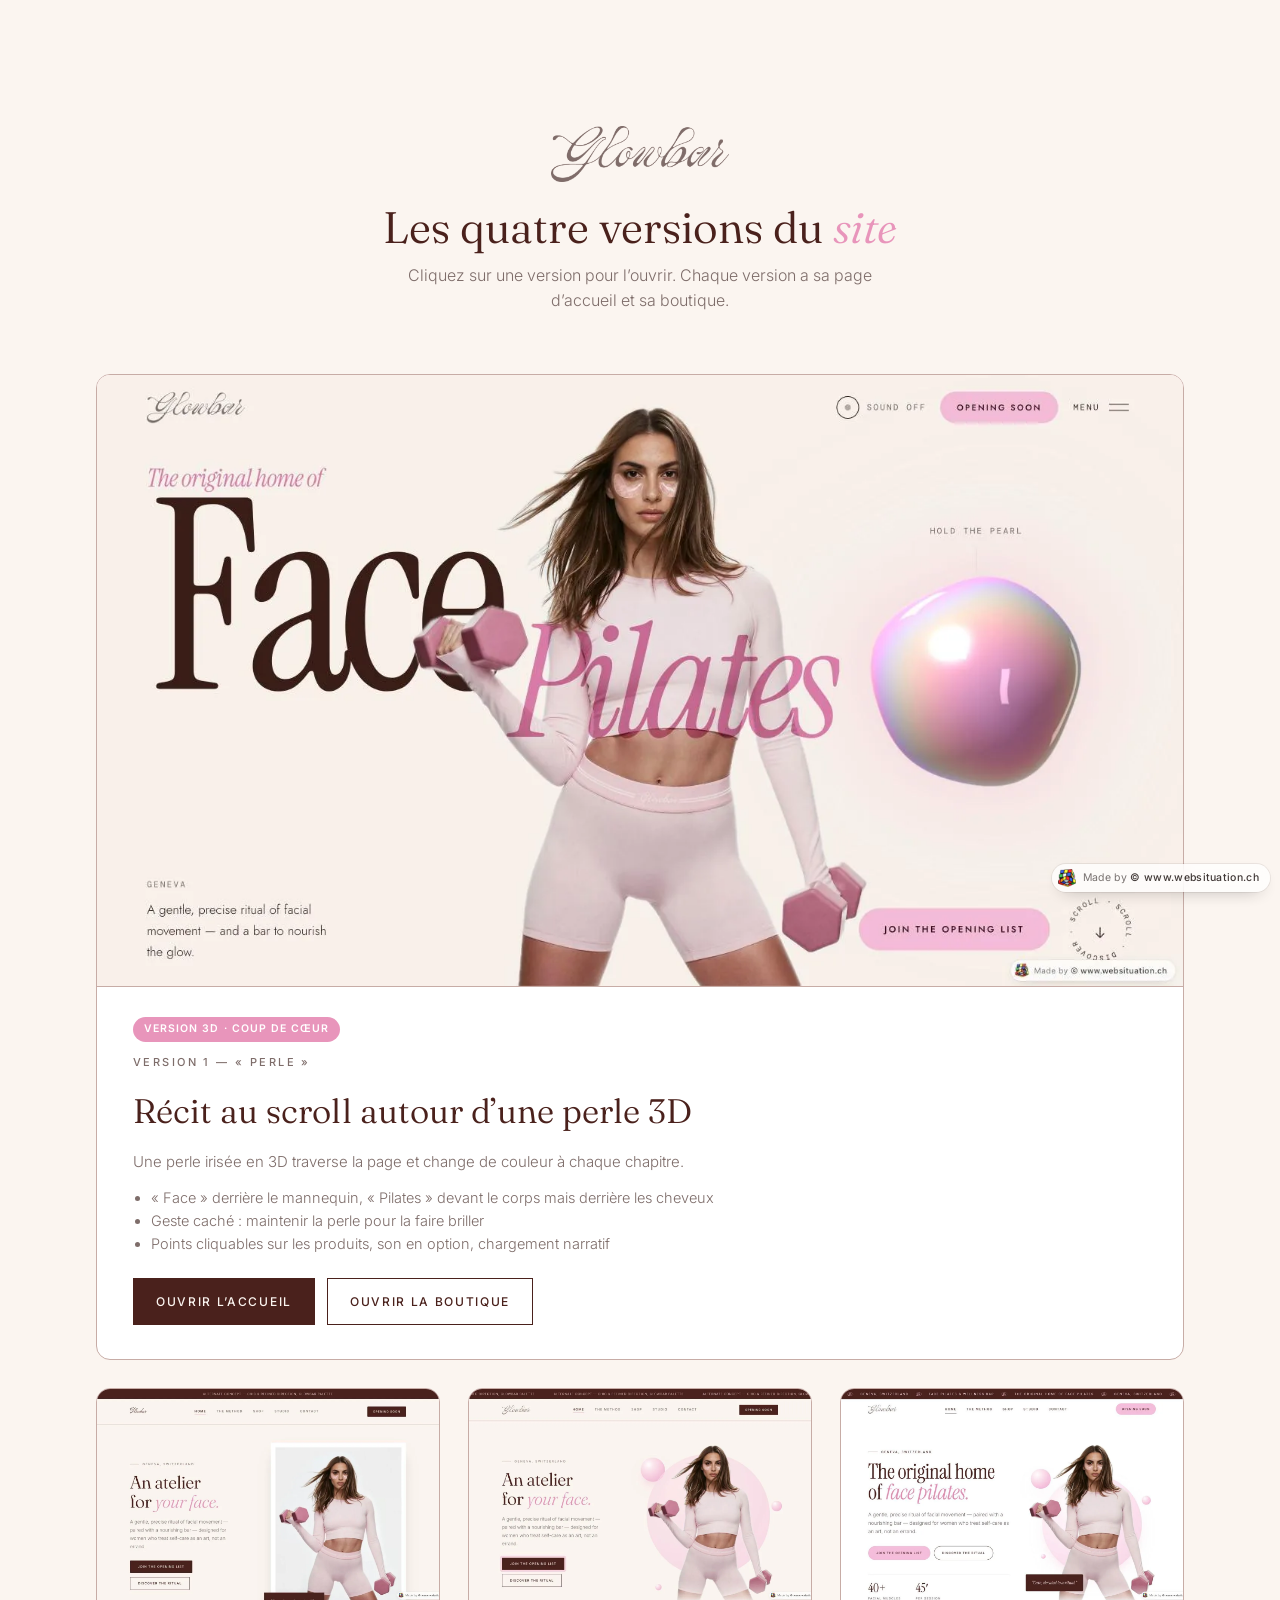
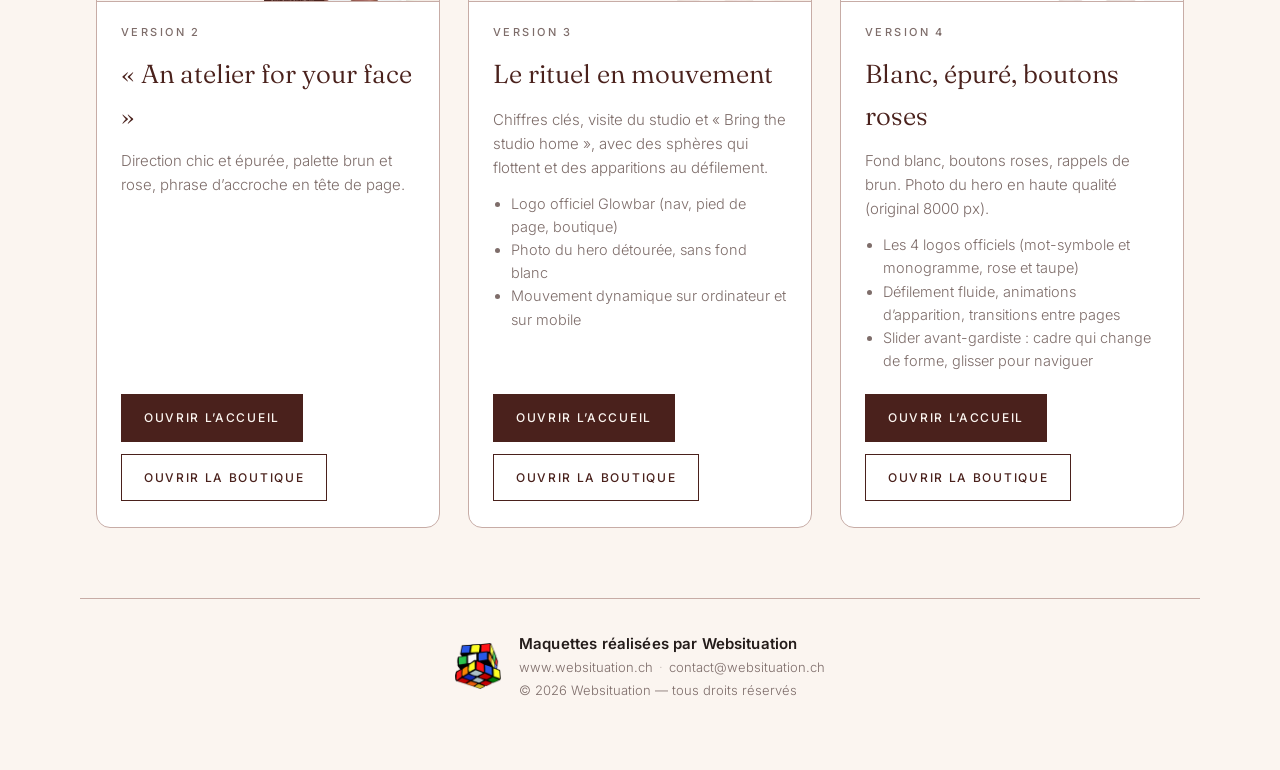
<file: index.html>
<!DOCTYPE html>
<html lang="fr">
<head>
<meta name="robots" content="noindex, nofollow">
<meta charset="UTF-8">
<meta name="viewport" content="width=device-width, initial-scale=1.0">
<title>Glowbar — Versions du site</title>
<link rel="preconnect" href="https://fonts.googleapis.com">
<link rel="preconnect" href="https://fonts.gstatic.com" crossorigin>
<link href="https://fonts.googleapis.com/css2?family=Fraunces:ital,opsz,wght@0,9..144,340;1,9..144,340&family=Inter:wght@300;400;500&display=swap" rel="stylesheet">
<style>
  :root{
    --bg:#FBF5F0; --card:#FFFFFF; --ink:#241C1A; --oxblood:#4A211C; --taupe:#7E6D6A;
    --mauve:#C7ACA6; --pink:#E895BB; --blush:#FBE3EA;
  }
    *{box-sizing:border-box}
  body{margin:0;background:var(--bg);color:var(--ink);font-family:Inter,sans-serif;font-weight:300;line-height:1.6;-webkit-font-smoothing:antialiased}
  .wrap{max-width:1120px;margin:0 auto;padding:0 16px}
  header.wrap{padding:clamp(88px,14vh,150px) 16px 40px;text-align:center}
  header img{height:56px;width:auto;margin:0 auto 20px;display:block}
  h1{font-family:Fraunces,serif;font-weight:340;font-size:clamp(28px,4vw,44px);line-height:1.15;margin:0 0 10px;color:var(--oxblood)}
  h1 em{color:var(--pink)}
  header p{margin:0 auto;max-width:520px;color:var(--taupe)}
  .grid{display:grid;grid-template-columns:repeat(auto-fit,minmax(min(100%,320px),1fr));gap:28px;padding:20px 0 70px}
  .card{background:var(--card);border:1px solid var(--mauve);border-radius:14px;overflow:hidden;display:flex;flex-direction:column}
  .thumb{position:relative;display:block;aspect-ratio:16/10;overflow:hidden;background:var(--blush);border-bottom:1px solid var(--mauve)}
  .thumb img{position:absolute;inset:0;width:100%;height:100%;object-fit:cover;object-position:top center;transition:transform .8s cubic-bezier(.16,.8,.3,1)}
  .card:hover .thumb img{transform:scale(1.03)}
  .body{padding:22px 24px 26px;display:flex;flex-direction:column;gap:12px;flex:1}
  .tag{font-size:11px;letter-spacing:.22em;text-transform:uppercase;color:var(--taupe);font-weight:500}
  h2{font-family:Fraunces,serif;font-weight:340;font-size:26px;margin:0;color:var(--oxblood)}
  .body p{margin:0;color:var(--taupe);font-size:15px}
  ul{margin:0;padding-left:18px;color:var(--taupe);font-size:14.5px}
  .links{display:flex;gap:12px;flex-wrap:wrap;margin-top:auto;padding-top:10px}
  .btn{display:inline-block;padding:13px 22px;font-size:12px;letter-spacing:.14em;text-transform:uppercase;font-weight:500;text-decoration:none;border:1px solid var(--oxblood);color:var(--oxblood)}
  .btn.primary{background:var(--oxblood);color:var(--bg)}
  .btn:hover{opacity:.85}
  .btn:focus-visible{outline:2px solid var(--pink);outline-offset:3px}
  .chosen{display:inline-block;background:var(--pink);color:#fff;font-size:10.5px;letter-spacing:.1em;text-transform:uppercase;padding:4px 11px;border-radius:999px;font-weight:600;align-self:flex-start}
  .card.featured{grid-column:1/-1}
  .card.featured .thumb{aspect-ratio:1440/812;border-bottom:1px solid var(--mauve)}
  .card.featured .thumb img{object-position:center top}
  .card.featured h2{font-size:34px}
  .card.featured .body{padding:30px 36px 34px}
  .card.featured .body p{max-width:64ch}
  footer{text-align:center;color:var(--taupe);font-size:13px;padding:0 0 40px}
  .ws-mark{position:fixed;right:10px;bottom:8px;z-index:140;display:inline-flex;align-items:center;gap:7px;padding:5px 11px 5px 6px;border-radius:999px;background:rgba(255,255,255,.82);backdrop-filter:blur(8px);box-shadow:0 0 0 1px rgba(40,30,28,.08),0 6px 18px -10px rgba(0,0,0,.5);color:#2b2321;font:500 10.5px/1 Inter,system-ui,sans-serif;letter-spacing:.03em;text-decoration:none;opacity:.9;transition:opacity .3s,transform .4s}
  .ws-mark:hover,.ws-mark:focus-visible{opacity:1;transform:translateY(-2px)}
  .ws-mark img{width:18px;height:18px;display:block}.ws-mark b{font-weight:400;opacity:.7}
  @media(max-width:560px){.ws-mark b{display:none}}
  .credit{max-width:1120px;margin:0 auto 0;padding:34px 16px 70px;border-top:1px solid var(--mauve);display:flex;align-items:center;justify-content:center;gap:18px;flex-wrap:wrap;text-align:left;color:var(--taupe)}
  .credit img{width:46px;height:46px;display:block}
  .credit-txt{display:grid;gap:3px;font-size:13px;line-height:1.5}
  .credit-txt strong{font-family:Inter,sans-serif;font-weight:600;font-size:15px;color:var(--ink);letter-spacing:.01em}
  .credit a{color:inherit;text-decoration:none;border-bottom:1px solid transparent;transition:border-color .3s,color .3s}
  .credit a:hover,.credit a:focus-visible{color:var(--pink);border-color:var(--pink)}
  .credit-sep{opacity:.4;margin:0 6px}
</style>
<link rel="icon" href="favicon.ico" sizes="any">
<link rel="icon" type="image/png" sizes="32x32" href="favicon-32.png">
<link rel="apple-touch-icon" href="apple-touch-icon.png">
</head>
<body>
<header class="wrap">
  <picture><img src="3-rituel/assets/logo-glowbar.png" alt="Glowbar" width="1200" height="377"></picture>
  <h1>Les quatre versions du <em>site</em></h1>
  <p>Cliquez sur une version pour l’ouvrir. Chaque version a sa page d’accueil et sa boutique.</p>
</header>

<main class="wrap">
  <div class="grid">
    <article class="card featured">
      <a class="thumb" href="1-perle/index.html" target="_blank" rel="noopener" tabindex="-1" aria-hidden="true"><img src="previews/1-perle.webp" alt="Aperçu de la version 1" width="1440" height="812" loading="lazy" decoding="async"></a>
      <div class="body">
        <span class="chosen">Version 3D · coup de cœur</span>
        <span class="tag">Version 1 — « Perle »</span>
        <h2>Récit au scroll autour d’une perle 3D</h2>
        <p>Une perle irisée en 3D traverse la page et change de couleur à chaque chapitre.</p>
        <ul>
          <li>« Face » derrière le mannequin, « Pilates » devant le corps mais derrière les cheveux</li>
          <li>Geste caché : maintenir la perle pour la faire briller</li>
          <li>Points cliquables sur les produits, son en option, chargement narratif</li>
        </ul>
        <div class="links">
          <a class="btn primary" href="1-perle/index.html" target="_blank" rel="noopener">Ouvrir l’accueil</a>
          <a class="btn" href="1-perle/shop.html" target="_blank" rel="noopener">Ouvrir la boutique</a>
        </div>
      </div>
    </article>

    <article class="card">
      <a class="thumb" href="2-atelier/index.html" target="_blank" rel="noopener" tabindex="-1" aria-hidden="true"><img src="previews/2-atelier.webp" alt="Aperçu de la version 2" width="1440" height="812" loading="lazy" decoding="async"></a>
      <div class="body">
        <span class="tag">Version 2</span>
        <h2>« An atelier for your face »</h2>
        <p>Direction chic et épurée, palette brun et rose, phrase d’accroche en tête de page.</p>
        <div class="links">
          <a class="btn primary" href="2-atelier/index.html" target="_blank" rel="noopener">Ouvrir l’accueil</a>
          <a class="btn" href="2-atelier/shop.html" target="_blank" rel="noopener">Ouvrir la boutique</a>
        </div>
      </div>
    </article>

    <article class="card">
      <a class="thumb" href="3-rituel/index.html" target="_blank" rel="noopener" tabindex="-1" aria-hidden="true"><img src="previews/3-rituel.webp" alt="Aperçu de la version 3" width="1440" height="812" loading="lazy" decoding="async"></a>
      <div class="body">
        <span class="tag">Version 3</span>
        <h2>Le rituel en mouvement</h2>
        <p>Chiffres clés, visite du studio et « Bring the studio home », avec des sphères qui flottent et des apparitions au défilement.</p>
        <ul>
          <li>Logo officiel Glowbar (nav, pied de page, boutique)</li>
          <li>Photo du hero détourée, sans fond blanc</li>
          <li>Mouvement dynamique sur ordinateur et sur mobile</li>
        </ul>
        <div class="links">
          <a class="btn primary" href="3-rituel/index.html" target="_blank" rel="noopener">Ouvrir l’accueil</a>
          <a class="btn" href="3-rituel/shop.html" target="_blank" rel="noopener">Ouvrir la boutique</a>
        </div>
      </div>
    </article>

    <article class="card">
      <a class="thumb" href="4-blanc/index.html" target="_blank" rel="noopener" tabindex="-1" aria-hidden="true"><img src="previews/4-blanc.webp" alt="Aperçu de la version 4" width="1440" height="812" loading="lazy" decoding="async"></a>
      <div class="body">
        <span class="tag">Version 4</span>
        <h2>Blanc, épuré, boutons roses</h2>
        <p>Fond blanc, boutons roses, rappels de brun. Photo du hero en haute qualité (original 8000 px).</p>
        <ul>
          <li>Les 4 logos officiels (mot-symbole et monogramme, rose et taupe)</li>
          <li>Défilement fluide, animations d’apparition, transitions entre pages</li>
          <li>Slider avant-gardiste : cadre qui change de forme, glisser pour naviguer</li>
        </ul>
        <div class="links">
          <a class="btn primary" href="4-blanc/index.html" target="_blank" rel="noopener">Ouvrir l’accueil</a>
          <a class="btn" href="4-blanc/shop.html" target="_blank" rel="noopener">Ouvrir la boutique</a>
        </div>
      </div>
    </article>
  </div>
</main>
<footer class="credit">
  <a href="https://www.websituation.ch" target="_blank" rel="noopener" aria-label="Websituation"><img src="websituation-cube.png" alt="Logo Websituation" width="46" height="46"></a>
  <div class="credit-txt"><strong>Maquettes réalisées par Websituation</strong>
    <span><a href="https://www.websituation.ch" target="_blank" rel="noopener">www.websituation.ch</a><span class="credit-sep">·</span><a href="mailto:contact@websituation.ch">contact@websituation.ch</a></span>
    <span>© 2026 Websituation — tous droits réservés</span></div>
</footer>

<a class="ws-mark" href="https://www.websituation.ch" target="_blank" rel="noopener" aria-label="Made by Websituation, www.websituation.ch"><img src="websituation-cube.png" alt="" width="18" height="18"><span><b>Made by </b>© www.websituation.ch</span></a>
</body>
</html>
</file>
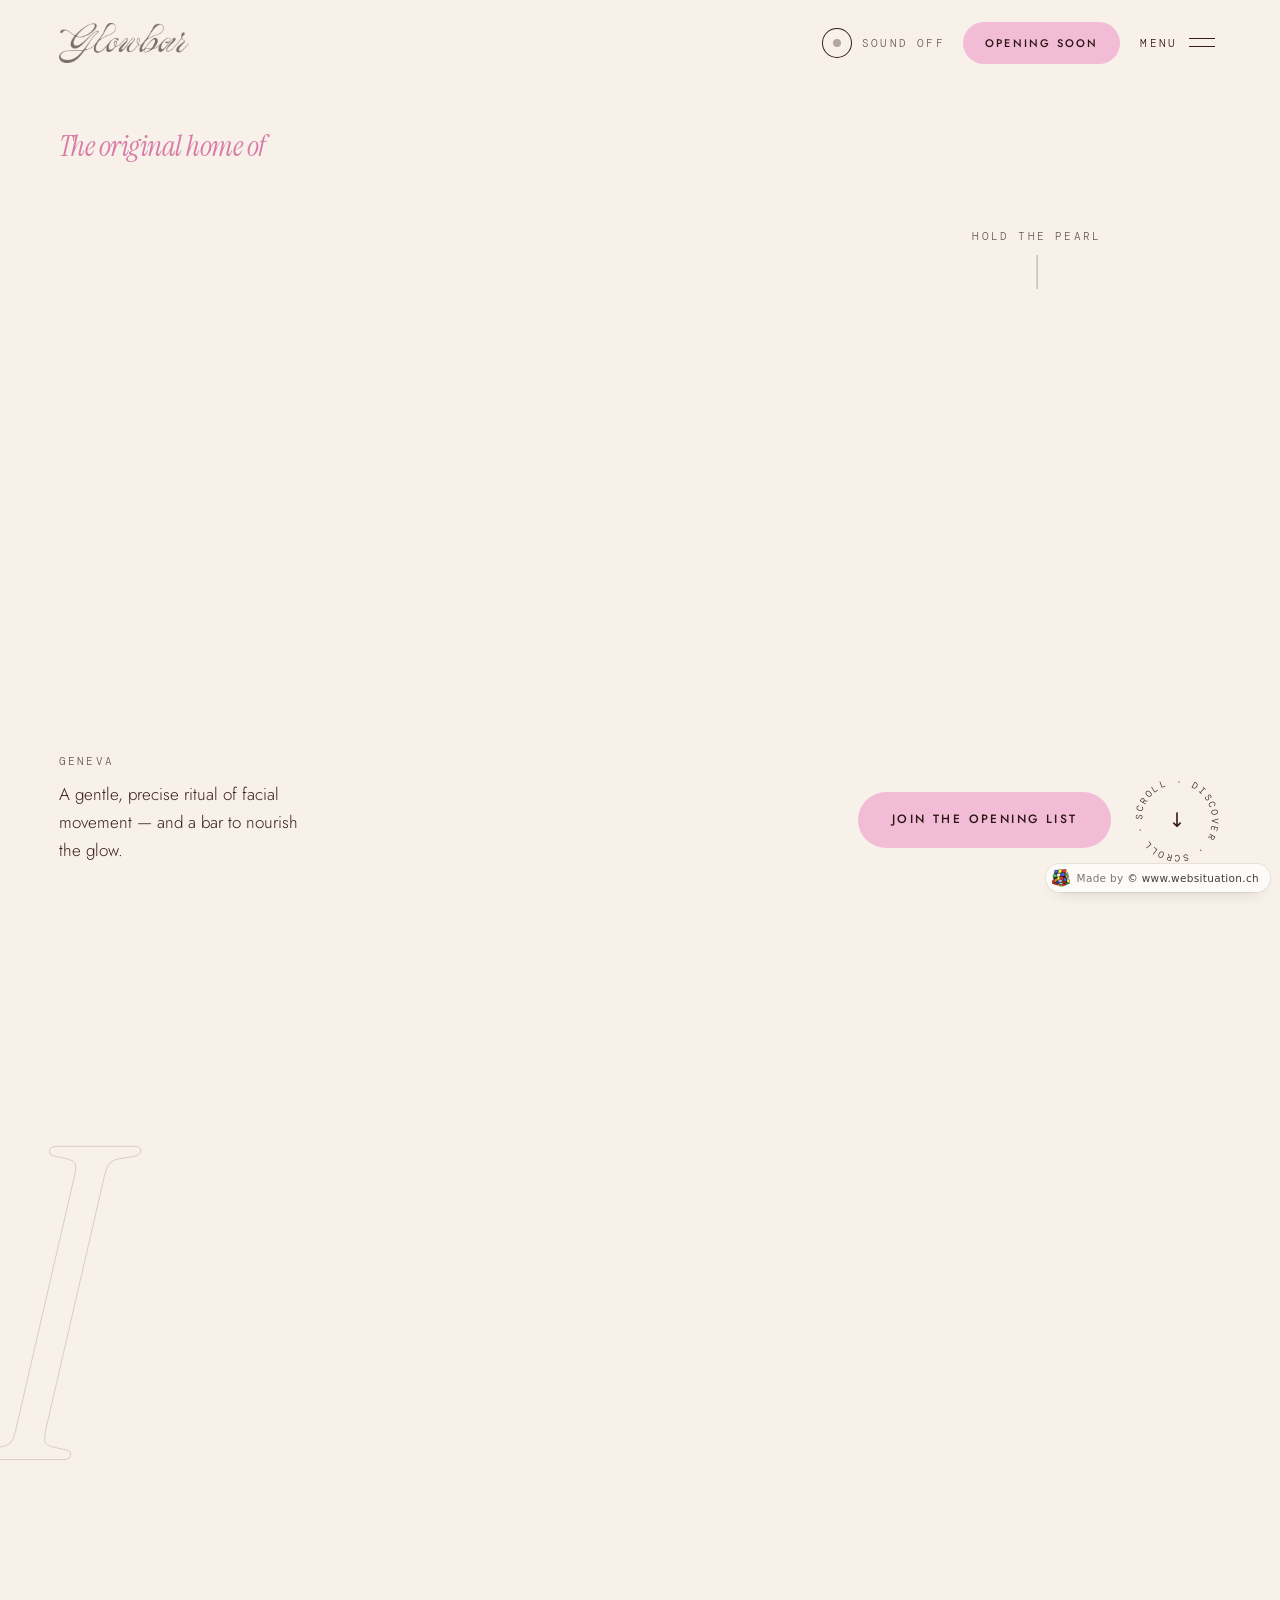
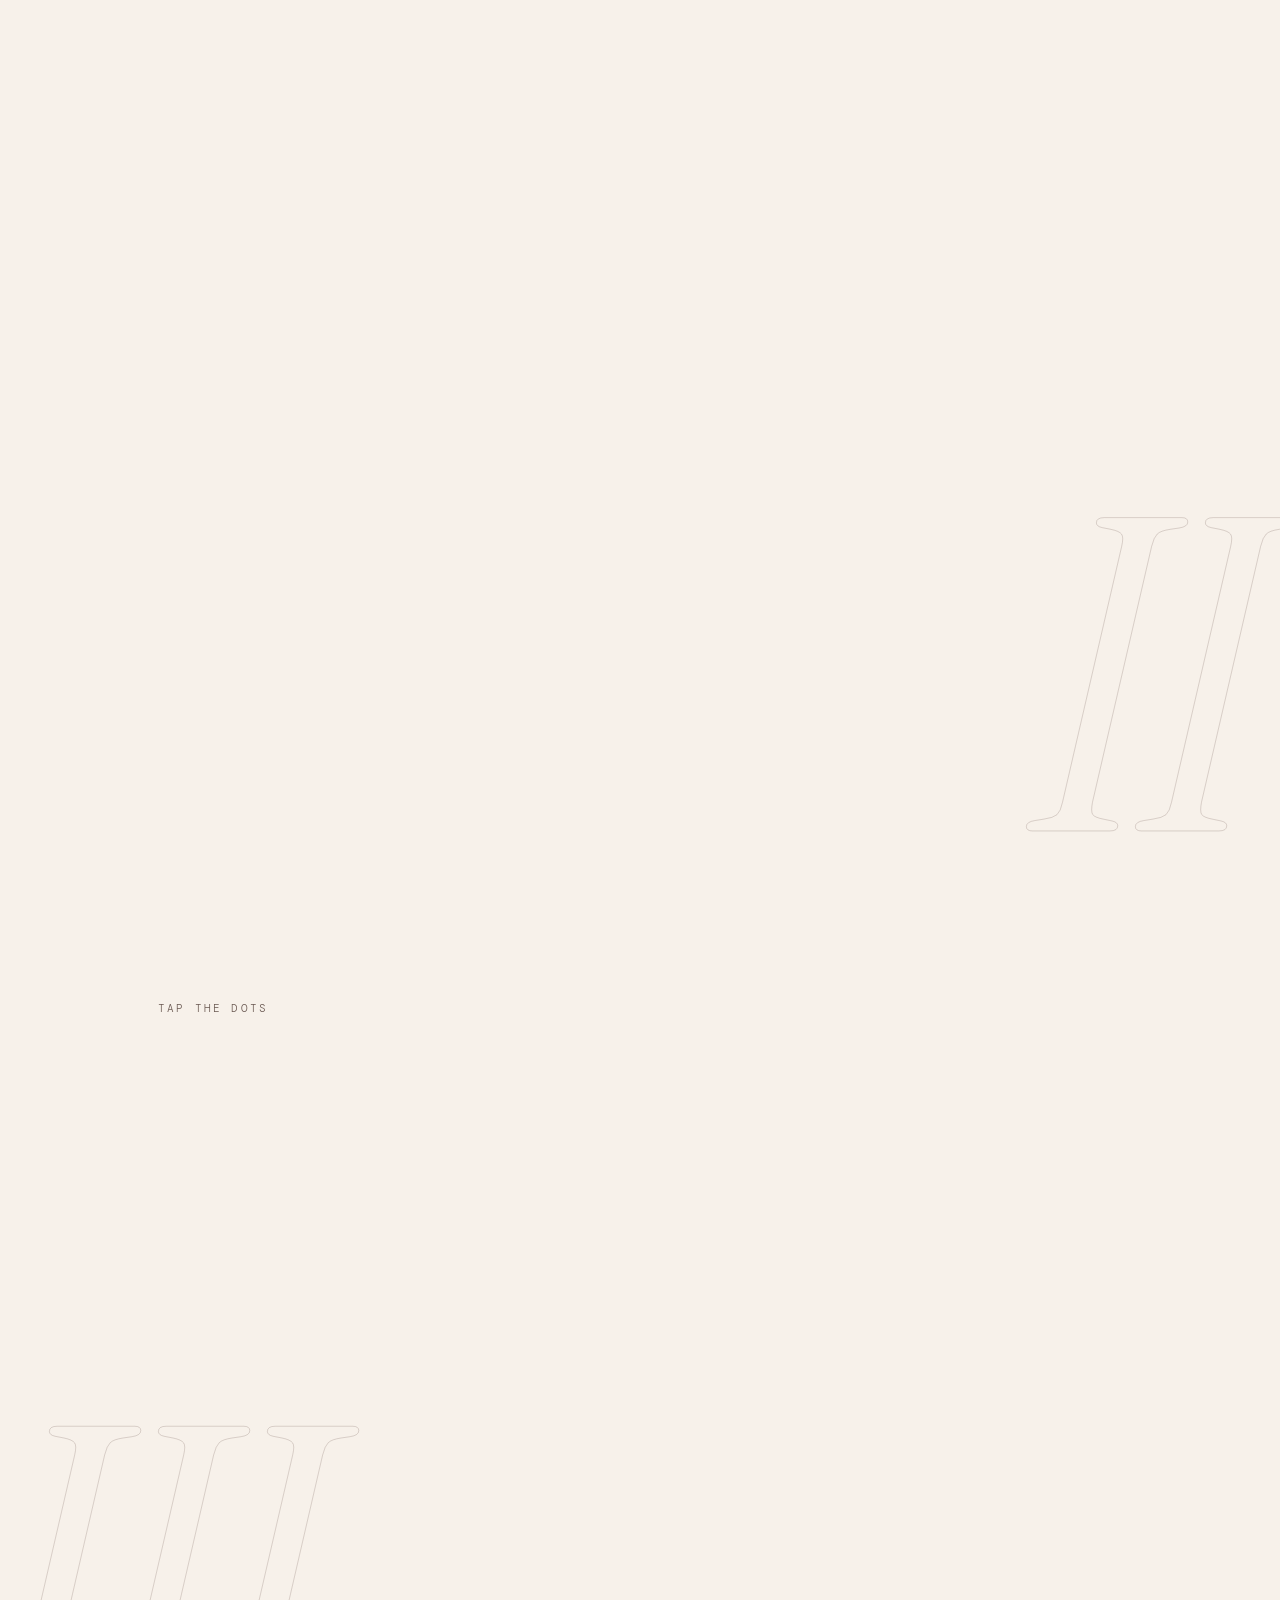
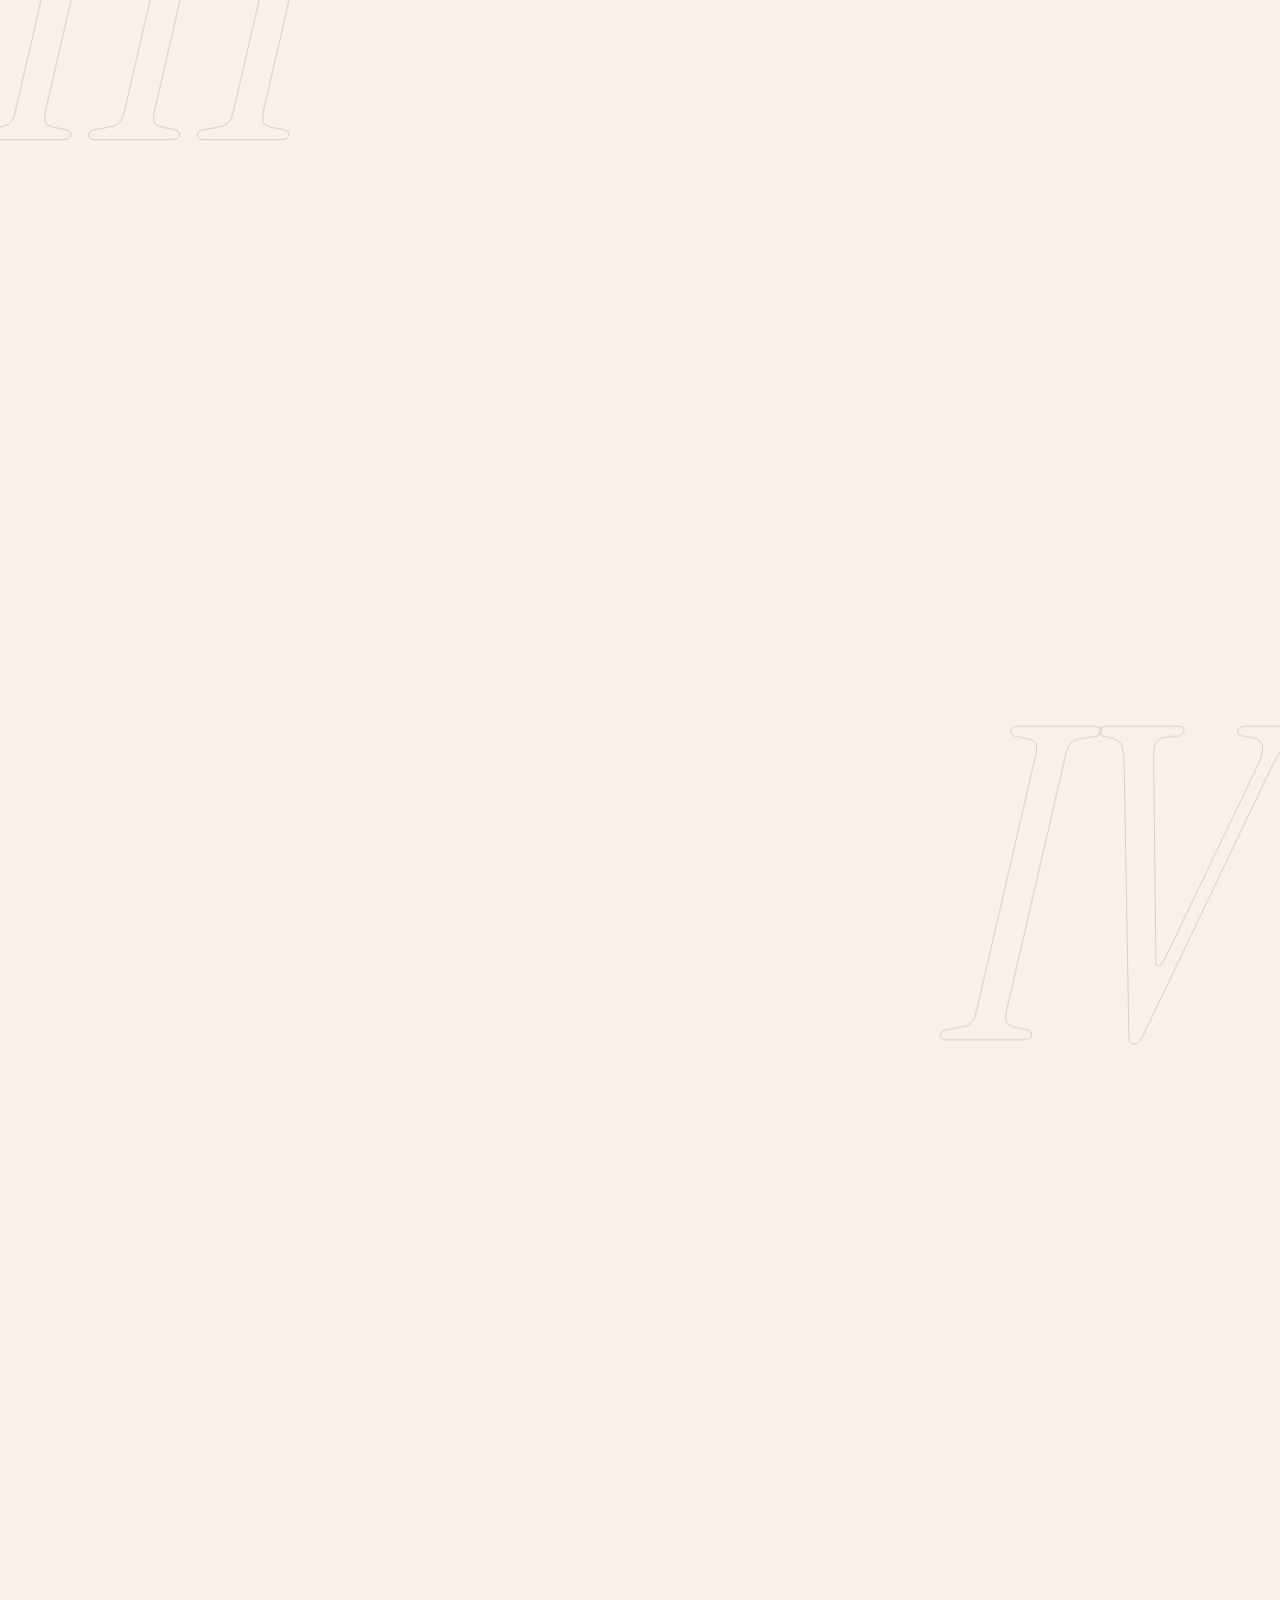
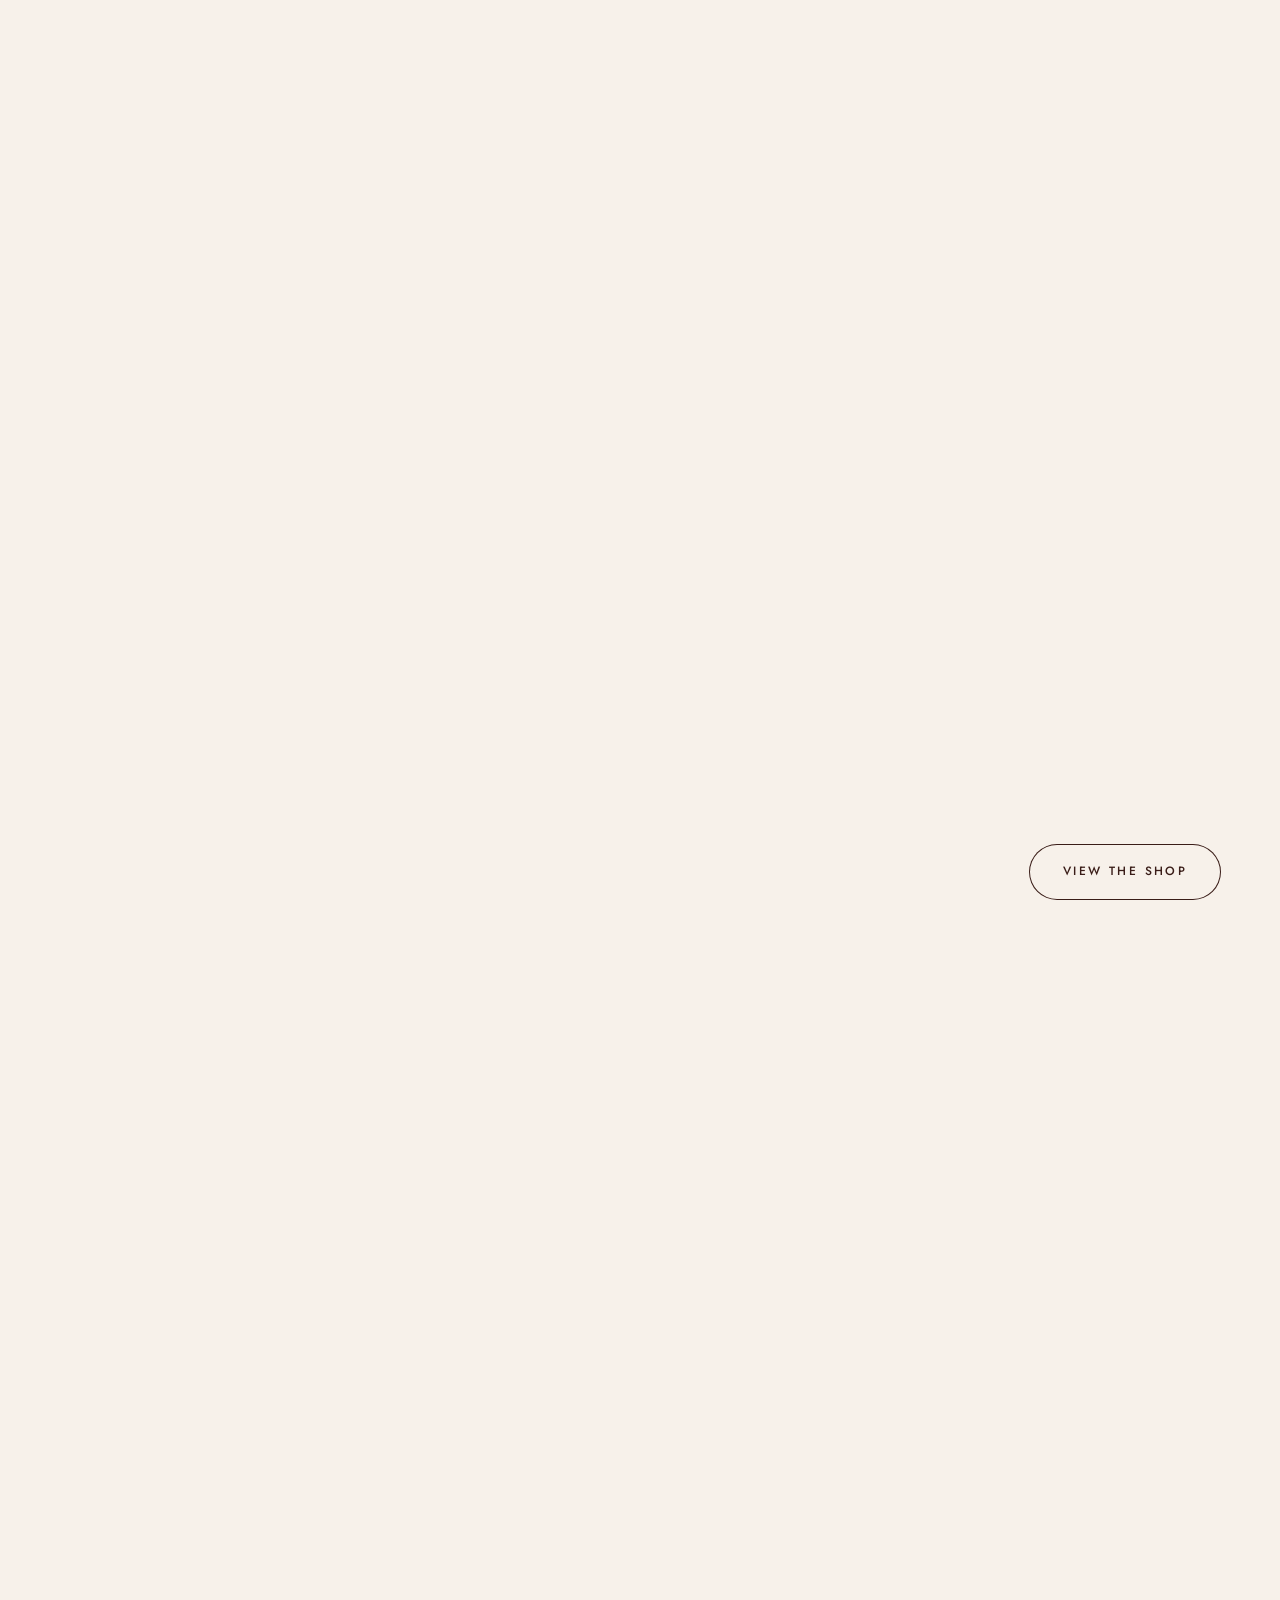
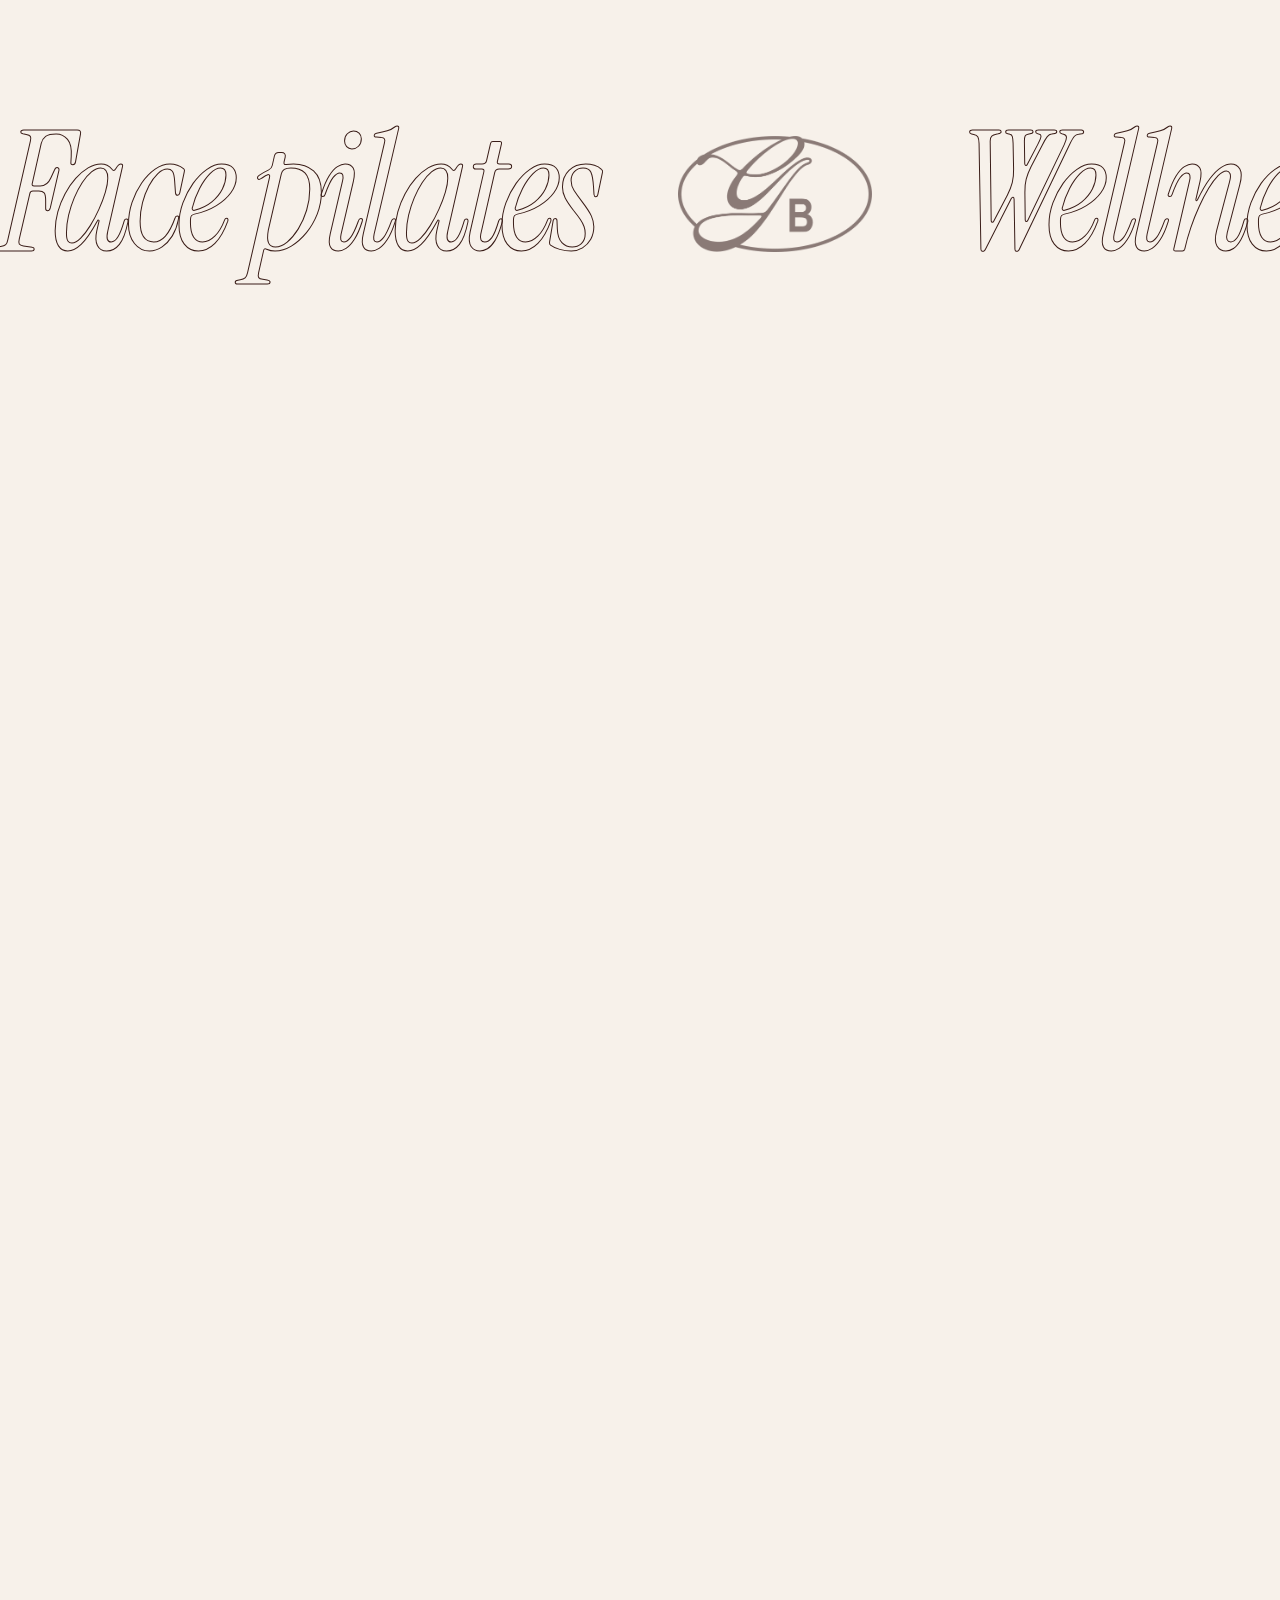
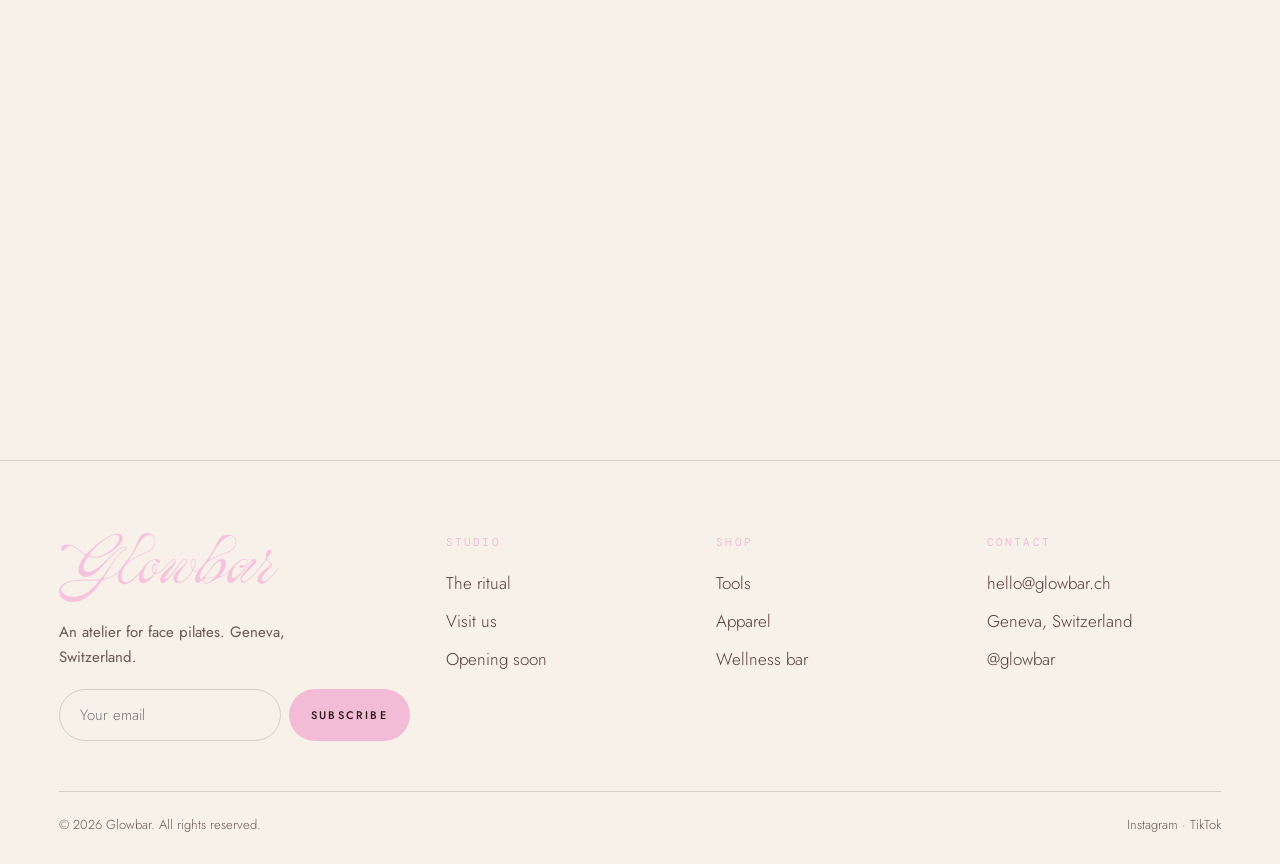
<file: 1-perle/index.html>
<!DOCTYPE html>
<html lang="en">
<head>
<meta name="robots" content="noindex, nofollow">
<meta charset="UTF-8">
<meta name="viewport" content="width=device-width, initial-scale=1.0, viewport-fit=cover">
<title>Glowbar — The Original Home of Face Pilates | Geneva</title>
<meta name="description" content="Glowbar — the original home of face pilates in Geneva. A gentle, precise ritual of facial movement, and a wellness bar to nourish the glow.">
<meta name="theme-color" content="#F7F1EA">
<link rel="preload" as="image" href="assets/hero-model.webp" type="image/webp">
<link rel="preconnect" href="https://fonts.googleapis.com">
<link rel="preconnect" href="https://fonts.gstatic.com" crossorigin>
<link href="https://fonts.googleapis.com/css2?family=DM+Mono&family=Instrument+Serif:ital@0;1&family=Jost:wght@300;400;500&display=swap" rel="stylesheet">
<script>
  document.documentElement.classList.add('js');
  try{ if(sessionStorage.getItem('glowbar-v4-seen')) document.documentElement.classList.add('seen'); }catch(e){}
</script>
<link rel="stylesheet" href="styles.css?v=10">
<link rel="icon" href="favicon.ico" sizes="any">
<link rel="icon" type="image/png" sizes="32x32" href="favicon-32.png">
<link rel="apple-touch-icon" href="apple-touch-icon.png">
</head>
<body data-theme="light">

<div class="loader" aria-hidden="true">
  <div class="lp"></div>
  <div class="loader-word"><span>Breathe in</span><span>Lift</span><span>Glow</span></div>
  <span class="loader-count mono">00</span>
</div>
<div class="cursor" aria-hidden="true"></div>
<canvas id="pearl" aria-hidden="true"></canvas>

<header class="nav">
  <a href="index.html" class="brand" aria-label="Glowbar — home">
    <img class="logo-light" src="assets/logos/wordmark-taupe.png" alt="Glowbar" width="1400" height="439">
    <img class="logo-dark" src="assets/logos/wordmark-pink.png" alt="" width="1400" height="439">
  </a>
  <div class="nav-right">
    <button class="sound mono" aria-pressed="false" aria-label="Toggle sound"><i></i><span>Sound off</span></button>
    <a href="#book" class="btn btn-sm" data-magnetic>Opening soon</a>
    <button class="menu-btn mono" aria-expanded="false" aria-controls="menu"><span>Menu</span><i></i></button>
  </div>
</header>

<nav class="menu" id="menu" aria-label="Main">
  <ol>
    <li><a href="#ritual"><small>01</small>The ritual</a></li>
    <li><a href="#studio"><small>02</small>The studio</a></li>
    <li><a href="shop.html"><small>03</small>The shop</a></li>
    <li><a href="#book"><small>04</small>Opening soon</a></li>
  </ol>
  <div class="menu-foot mono"><span>Geneva, Switzerland</span><a href="mailto:hello@glowbar.ch">hello@glowbar.ch</a></div>
</nav>


<main>

  <!-- HERO -->
  <section class="hero" data-sec data-theme="light">
    <i class="anchor a-hero" data-pearl data-r="17" data-rm="26" data-a="#F5C4DC" data-b="#E48FB9"></i>
    <h1>
      <span class="kick">The original home of</span>
      <span class="hw w1" data-chars>Face</span>
      <span class="sr-only">Pilates</span>
    </h1>
    <div class="hero-stage">
      <img class="m-base" src="assets/hero-model.webp" alt="Glowbar client holding pink sculpting weights" width="1911" height="2400" fetchpriority="high" decoding="async" draggable="false">
      <span class="hw w2" data-chars aria-hidden="true">Pilates</span>
      <img class="m-head" src="assets/hero-head.webp" alt="" aria-hidden="true" width="1911" height="2400" decoding="async" draggable="false">
    </div>
    <span class="hint mono"><span>Hold the pearl</span></span>
    <div class="hero-foot">
      <div>
        <span class="mono">Geneva</span>
        <p>A gentle, precise ritual of facial movement — and a bar to nourish the glow.</p>
      </div>
      <div class="hero-cta">
        <a href="#book" class="btn" data-magnetic>Join the opening list</a>
        <a href="#ritual" class="scroll-ring" aria-label="Scroll to discover">
          <svg viewBox="0 0 100 100" aria-hidden="true"><defs><path id="circ" d="M50,50 m-40,0 a40,40 0 1,1 80,0 a40,40 0 1,1 -80,0"/></defs><text><textPath href="#circ" textLength="246" lengthAdjust="spacing">Scroll · Discover · Scroll · </textPath></text></svg>
          <b aria-hidden="true">↓</b>
        </a>
      </div>
    </div>
  </section>

  <!-- I -->
  <section class="alcove" id="ritual" data-sec data-theme="light">
    <span class="roman" data-drift aria-hidden="true">I</span>
    <div class="copy">
      <span class="idx mono rv">01 / 04</span>
      <h2 data-split>Face <em>pilates.</em></h2>
      <p class="rv" style="--d:.2s">Expert-guided movement for the forty muscles no cream can reach.</p>
      <a href="#book" class="link rv" style="--d:.3s">Opening soon <span aria-hidden="true">→</span></a>
    </div>
    <div class="media">
      <i class="anchor" data-pearl data-r="11" data-a="#F7CADB" data-b="#E58BA9" style="left:2%;top:94%"></i>
      <div class="frame f-arch px mask"><img src="assets/treatment-ball.jpg" alt="Facial sculpting tool applied to the cheek" style="object-position:62% 50%" loading="lazy" decoding="async"></div>
    </div>
  </section>

  <!-- II -->
  <section class="alcove flip" data-sec data-theme="blush">
    <span class="roman" data-drift aria-hidden="true">II</span>
    <div class="copy">
      <span class="idx mono rv">02 / 04</span>
      <h2 data-split>The <em>tools.</em></h2>
      <p class="rv" style="--d:.2s">Mirror steel, a sculpting ball and a soft headband — the ritual, at home.</p>
      <a href="shop.html" class="link rv" style="--d:.3s">Shop the tools <span aria-hidden="true">→</span></a>
    </div>
    <div class="media">
      <i class="anchor" data-pearl data-r="9" data-a="#F8DFB8" data-b="#D9A55F" style="left:97%;top:16%"></i>
      <div class="frame f-prod mask"><img src="assets/tools-flatlay.jpg" alt="Glowbar headband, mirror gua sha and sculpting ball" loading="lazy" decoding="async"></div>
      <button class="hs" style="left:35%;top:62%" aria-expanded="false" aria-label="Signature headband"><span class="hs-card"><b>Signature Headband</b><span>CHF 28</span><a href="shop.html">View in shop</a></span></button>
      <button class="hs" style="left:51%;top:77%" aria-expanded="false" aria-label="Mirror gua sha"><span class="hs-card"><b>Mirror Gua Sha</b><span>CHF 64</span><a href="shop.html">View in shop</a></span></button>
      <button class="hs left" style="left:80%;top:72%" aria-expanded="false" aria-label="Sculpting ball"><span class="hs-card"><b>The Sculpting Ball</b><span>CHF 58</span><a href="shop.html">View in shop</a></span></button>
      <span class="note mono">Tap the dots</span>
    </div>
  </section>

  <!-- III -->
  <section class="alcove" data-sec data-theme="light">
    <span class="roman" data-drift aria-hidden="true">III</span>
    <div class="copy">
      <span class="idx mono rv">03 / 04</span>
      <h2 data-split>The wellness <em>bar.</em></h2>
      <p class="rv" style="--d:.2s">Glow-optimised blends, poured to order after every session.</p>
      <a href="shop.html" class="link rv" style="--d:.3s">See the blends <span aria-hidden="true">→</span></a>
    </div>
    <div class="media">
      <i class="anchor" data-pearl data-r="10" data-a="#FCCDBD" data-b="#EE8C7C" style="left:4%;top:30%"></i>
      <div class="frame f-tall px mask"><img src="assets/smoothie-pour.jpg" alt="A Glowbar smoothie being poured" loading="lazy" decoding="async"></div>
    </div>
  </section>

  <!-- IV -->
  <section class="alcove flip" id="studio" data-sec data-theme="blush">
    <span class="roman" data-drift aria-hidden="true">IV</span>
    <div class="copy">
      <span class="idx mono rv">04 / 04</span>
      <h2 data-split>A pause, <em>just for you.</em></h2>
      <p class="rv" style="--d:.2s">Soft light, heated chairs, a quiet room in the heart of Geneva.</p>
      <a href="#book" class="link rv" style="--d:.3s">Step inside <span aria-hidden="true">→</span></a>
    </div>
    <div class="media">
      <i class="anchor" data-pearl data-r="12" data-a="#EDC9EA" data-b="#BE8CCB" style="left:96%;top:88%"></i>
      <div class="frame f-wide px mask"><img src="assets/studio-interior.jpg" alt="Glowbar studio interior" style="object-position:58% 50%" loading="lazy" decoding="async"></div>
    </div>
  </section>

  <!-- PROOF -->
  <section class="proof" data-sec data-theme="dark">
    <i class="anchor a-proof" data-pearl data-r="36" data-rm="24" data-a="#F3BCD6" data-b="#B14E7F"></i>
    <span class="mono rv" style="margin-bottom:26px;color:var(--muted)">Why the face deserves a workout</span>
    <h2 data-split>Beauty has evolved everywhere except <em>the face.</em></h2>
    <div class="stats">
      <div class="stat rv"><b data-count="90" data-suffix="%">90%</b><p>of beauty products only treat the surface layer of the skin.</p></div>
      <div class="stat rv" style="--d:.12s"><b data-count="40" data-suffix="+">40+</b><p>facial muscles left untrained by any dedicated method — until now.</p></div>
      <div class="stat rv" style="--d:.24s"><b data-count="80" data-suffix="%">80%</b><p>of visible aging is driven by tension and circulation.</p></div>
    </div>
  </section>

  <!-- SHOP -->
  <section class="shop" data-sec data-theme="light">
    <i class="anchor" data-pearl data-r="8" data-a="#F7CADB" data-b="#E58BA9" style="left:94%;top:8%"></i>
    <div class="shop-head">
      <h2 data-split>Bring the atelier <em>home.</em></h2>
      <a href="shop.html" class="btn btn-ghost" data-magnetic>View the shop</a>
    </div>
    <div class="rail">
      <a href="shop.html" class="p rv">
        <div class="p-media"><span class="p-tag">Best-seller</span><img src="assets/product-collagen-cream.jpg" alt="Glowbar Collagen Cream" loading="lazy" width="402" height="476"></div>
        <div class="p-body"><div><span class="cat mono">Skincare</span><h3>Collagen Cream</h3><span class="price">CHF 54</span></div><span class="add" aria-hidden="true">+</span></div>
      </a>
      <a href="shop.html" class="p rv" style="--d:.12s">
        <div class="p-media"><img src="assets/product-tools-set.jpg" alt="Mirror gua sha engraved Glowbar" loading="lazy" width="1600" height="1600"></div>
        <div class="p-body"><div><span class="cat mono">Tools</span><h3>Mirror Gua Sha</h3><span class="price">CHF 64</span></div><span class="add" aria-hidden="true">+</span></div>
      </a>
      <a href="shop.html" class="p rv" style="--d:.24s">
        <div class="p-media"><img src="assets/product-smoothie-lineup.jpg" alt="Glowbar glow smoothie range" loading="lazy" width="1800" height="1005" style="object-position:38% 50%"></div>
        <div class="p-body"><div><span class="cat mono">Smoothies</span><h3>Glow Berry</h3><span class="price">CHF 12</span></div><span class="add" aria-hidden="true">+</span></div>
      </a>
    </div>
  </section>

  <!-- MARQUEE (moves with the scroll) -->
  <div class="marquee" data-sec data-theme="light" aria-hidden="true">
    <div class="marquee-track" data-marquee>
      <span>Face pilates <img src="assets/logos/monogram-taupe.png" alt=""> Wellness bar <img src="assets/logos/monogram-taupe.png" alt=""> Geneva <img src="assets/logos/monogram-taupe.png" alt=""></span>
      <span>Face pilates <img src="assets/logos/monogram-taupe.png" alt=""> Wellness bar <img src="assets/logos/monogram-taupe.png" alt=""> Geneva <img src="assets/logos/monogram-taupe.png" alt=""></span>
      <span>Face pilates <img src="assets/logos/monogram-taupe.png" alt=""> Wellness bar <img src="assets/logos/monogram-taupe.png" alt=""> Geneva <img src="assets/logos/monogram-taupe.png" alt=""></span>
    </div>
  </div>

  <!-- QUOTE -->
  <section class="quote" data-sec data-theme="light">
    <img class="rv" src="assets/logos/monogram-taupe.png" alt="" width="900" height="542">
    <blockquote data-split>I created the wellness destination I always wished existed.</blockquote>
    <cite class="mono rv" style="--d:.3s"><b>Sabrina Dusi</b> — Founder, Glowbar</cite>
  </section>

  <!-- FINAL -->
  <section class="final" id="book" data-sec data-theme="dark">
    <i class="anchor a-final" data-pearl data-r="36" data-rm="40" data-a="#F3BCD6" data-b="#B14E7F"></i>
    <span class="mono rv" style="margin-bottom:30px;color:var(--muted)">Coming soon · Geneva</span>
    <h2 data-split>Our boudoir <em>opens soon.</em></h2>
    <p class="rv" style="--d:.2s">Booking opens shortly. Leave your email and be the first to reserve your session.</p>
    <div class="cta rv" style="--d:.3s">
      <a href="#newsletter" class="btn" data-magnetic>Join the opening list</a>
      <a href="mailto:hello@glowbar.ch" class="btn btn-ghost" data-magnetic>hello@glowbar.ch</a>
    </div>
  </section>

</main>

<footer data-sec data-theme="dark" data-probe=".8">
  <i class="anchor" data-pearl data-r="0" data-a="#F3BCD6" data-b="#B14E7F" style="left:50%;top:0"></i>
  <div class="foot-top">
    <div>
      <img src="assets/logos/wordmark-pink.png" alt="Glowbar" width="1400" height="439" loading="lazy">
      <p>An atelier for face pilates. Geneva, Switzerland.</p>
      <form class="nl" id="newsletter" data-form>
        <label class="sr-only" for="nl-email">Email address</label>
        <input type="email" id="nl-email" placeholder="Your email" autocomplete="email" required>
        <button type="submit" class="btn btn-sm" data-magnetic>Subscribe</button>
      </form>
      <p class="form-note" hidden>You're on the list — welcome to the glow.</p>
    </div>
    <div class="foot-col"><h4>Studio</h4><ul><li><a href="#ritual">The ritual</a></li><li><a href="#studio">Visit us</a></li><li><a href="#book">Opening soon</a></li></ul></div>
    <div class="foot-col"><h4>Shop</h4><ul><li><a href="shop.html">Tools</a></li><li><a href="shop.html">Apparel</a></li><li><a href="shop.html">Wellness bar</a></li></ul></div>
    <div class="foot-col"><h4>Contact</h4><ul><li><a href="mailto:hello@glowbar.ch">hello@glowbar.ch</a></li><li><a href="#book">Geneva, Switzerland</a></li><li><a href="#">@glowbar</a></li></ul></div>
  </div>
  <div class="foot-bottom"><span>© 2026 Glowbar. All rights reserved.</span><span>Instagram · TikTok</span></div>
</footer>

<script src="assets/lenis.min.js"></script>
<script src="pearl.js?v=2"></script>
<script src="main.js?v=3"></script>
<style>
.ws-mark{position:fixed;right:10px;bottom:8px;z-index:140;display:inline-flex;align-items:center;gap:7px;padding:5px 11px 5px 6px;border-radius:999px;
  background:rgba(255,255,255,.78);-webkit-backdrop-filter:blur(8px);backdrop-filter:blur(8px);box-shadow:0 0 0 1px rgba(40,30,28,.08),0 6px 18px -10px rgba(0,0,0,.35);
  color:#2b2321;font:500 10.5px/1 Inter,system-ui,-apple-system,sans-serif;letter-spacing:.03em;text-decoration:none;opacity:.88;transition:opacity .3s,transform .4s cubic-bezier(.16,.8,.3,1)}
.ws-mark:hover,.ws-mark:focus-visible{opacity:1;transform:translateY(-2px)}
.ws-mark img{width:18px;height:18px;display:block;flex:none}
.ws-mark b{font-weight:400;opacity:.7}
@media (max-width:560px){.ws-mark b{display:none}.ws-mark{right:8px;bottom:6px}}
@media print{.ws-mark{display:none}}
</style>
<a class="ws-mark" href="https://www.websituation.ch" target="_blank" rel="noopener" aria-label="Made by Websituation, www.websituation.ch"><img src="assets/websituation-cube.png" alt="" width="18" height="18"><span><b>Made by </b>© www.websituation.ch</span></a>
</body>
</html>
</file>
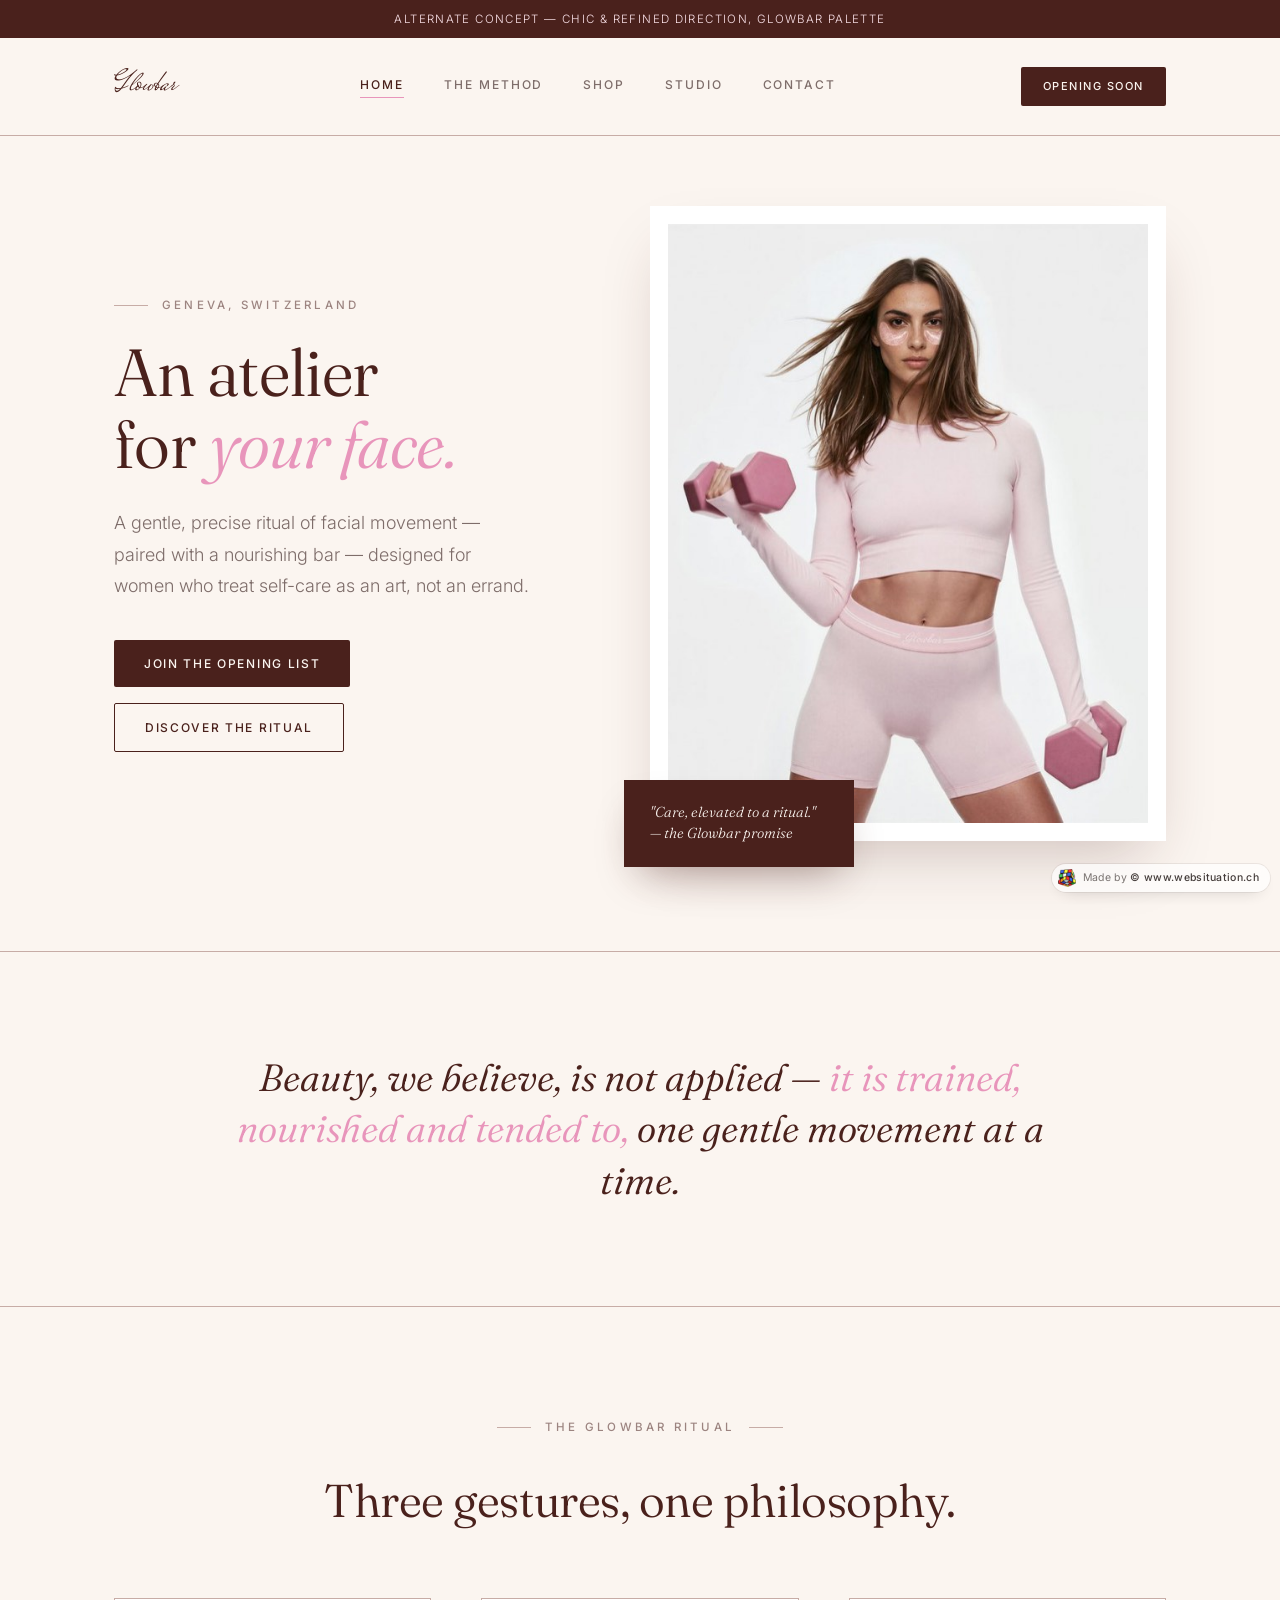
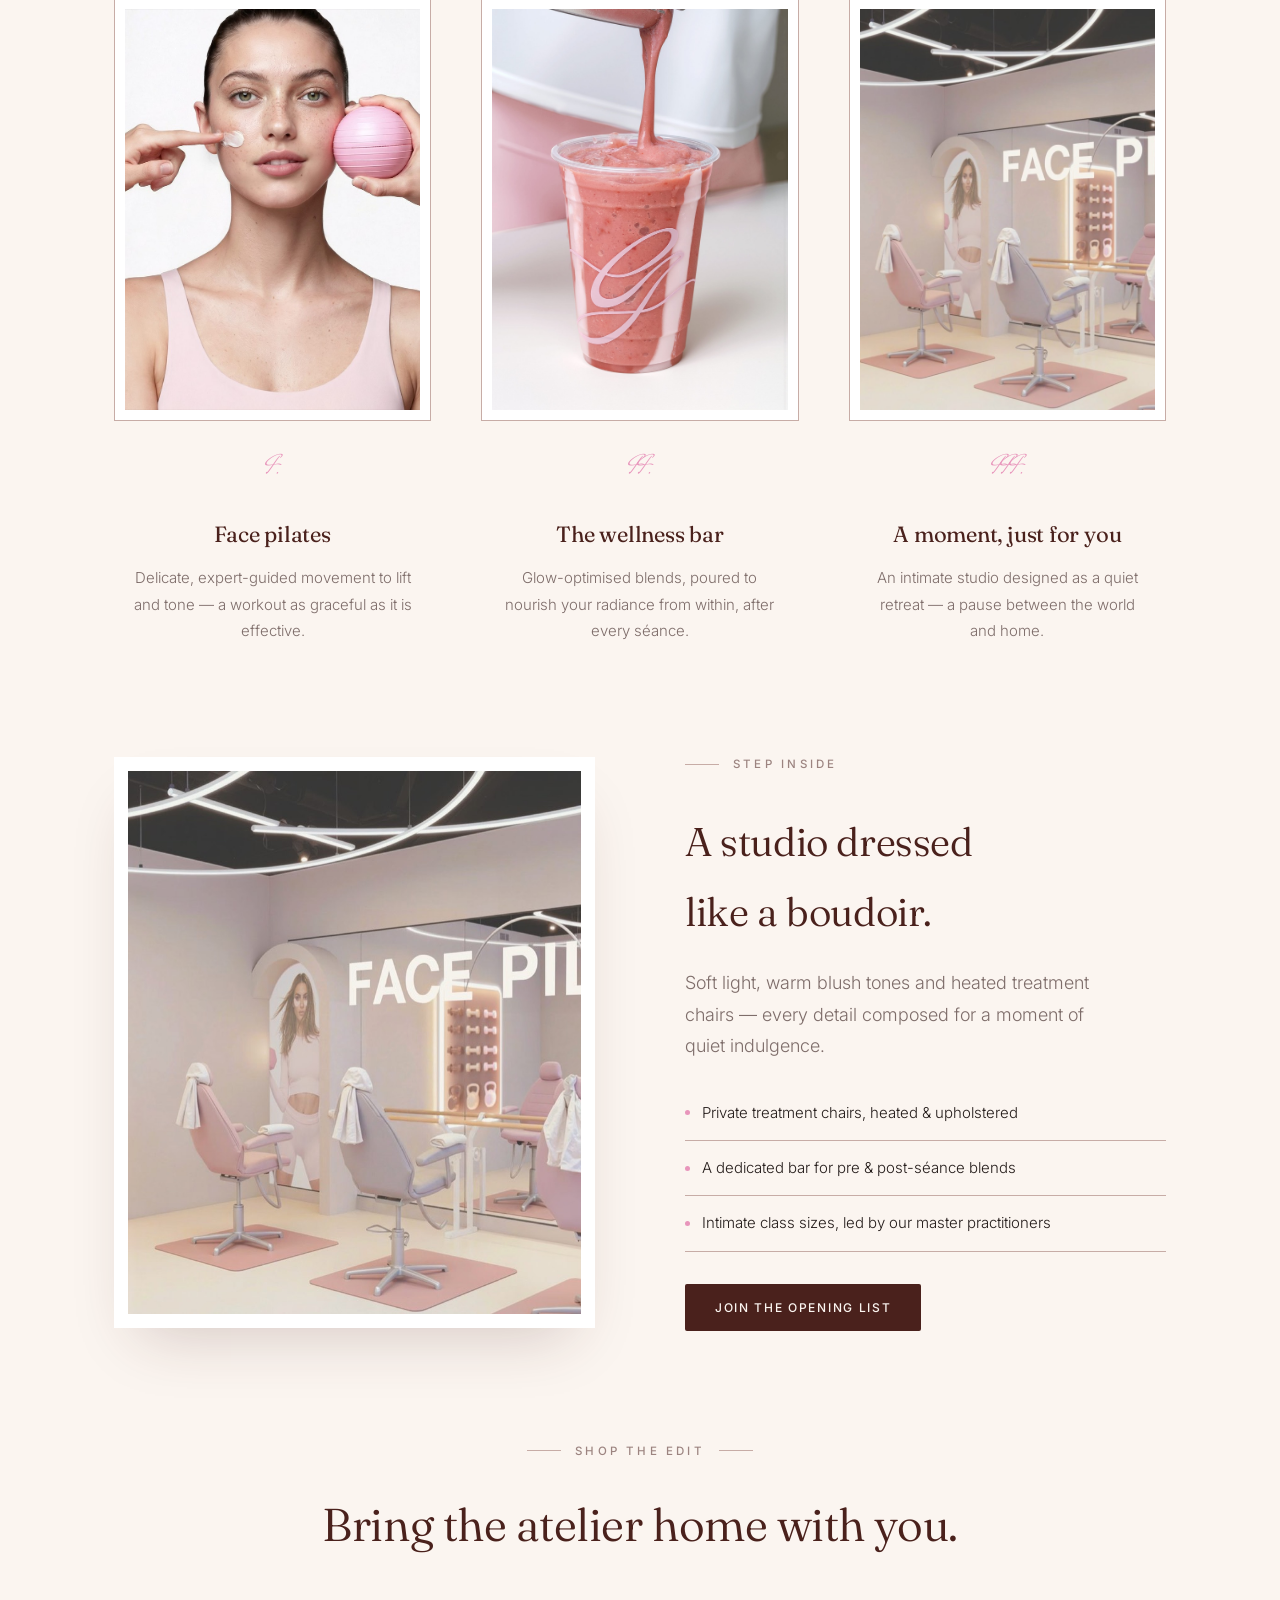
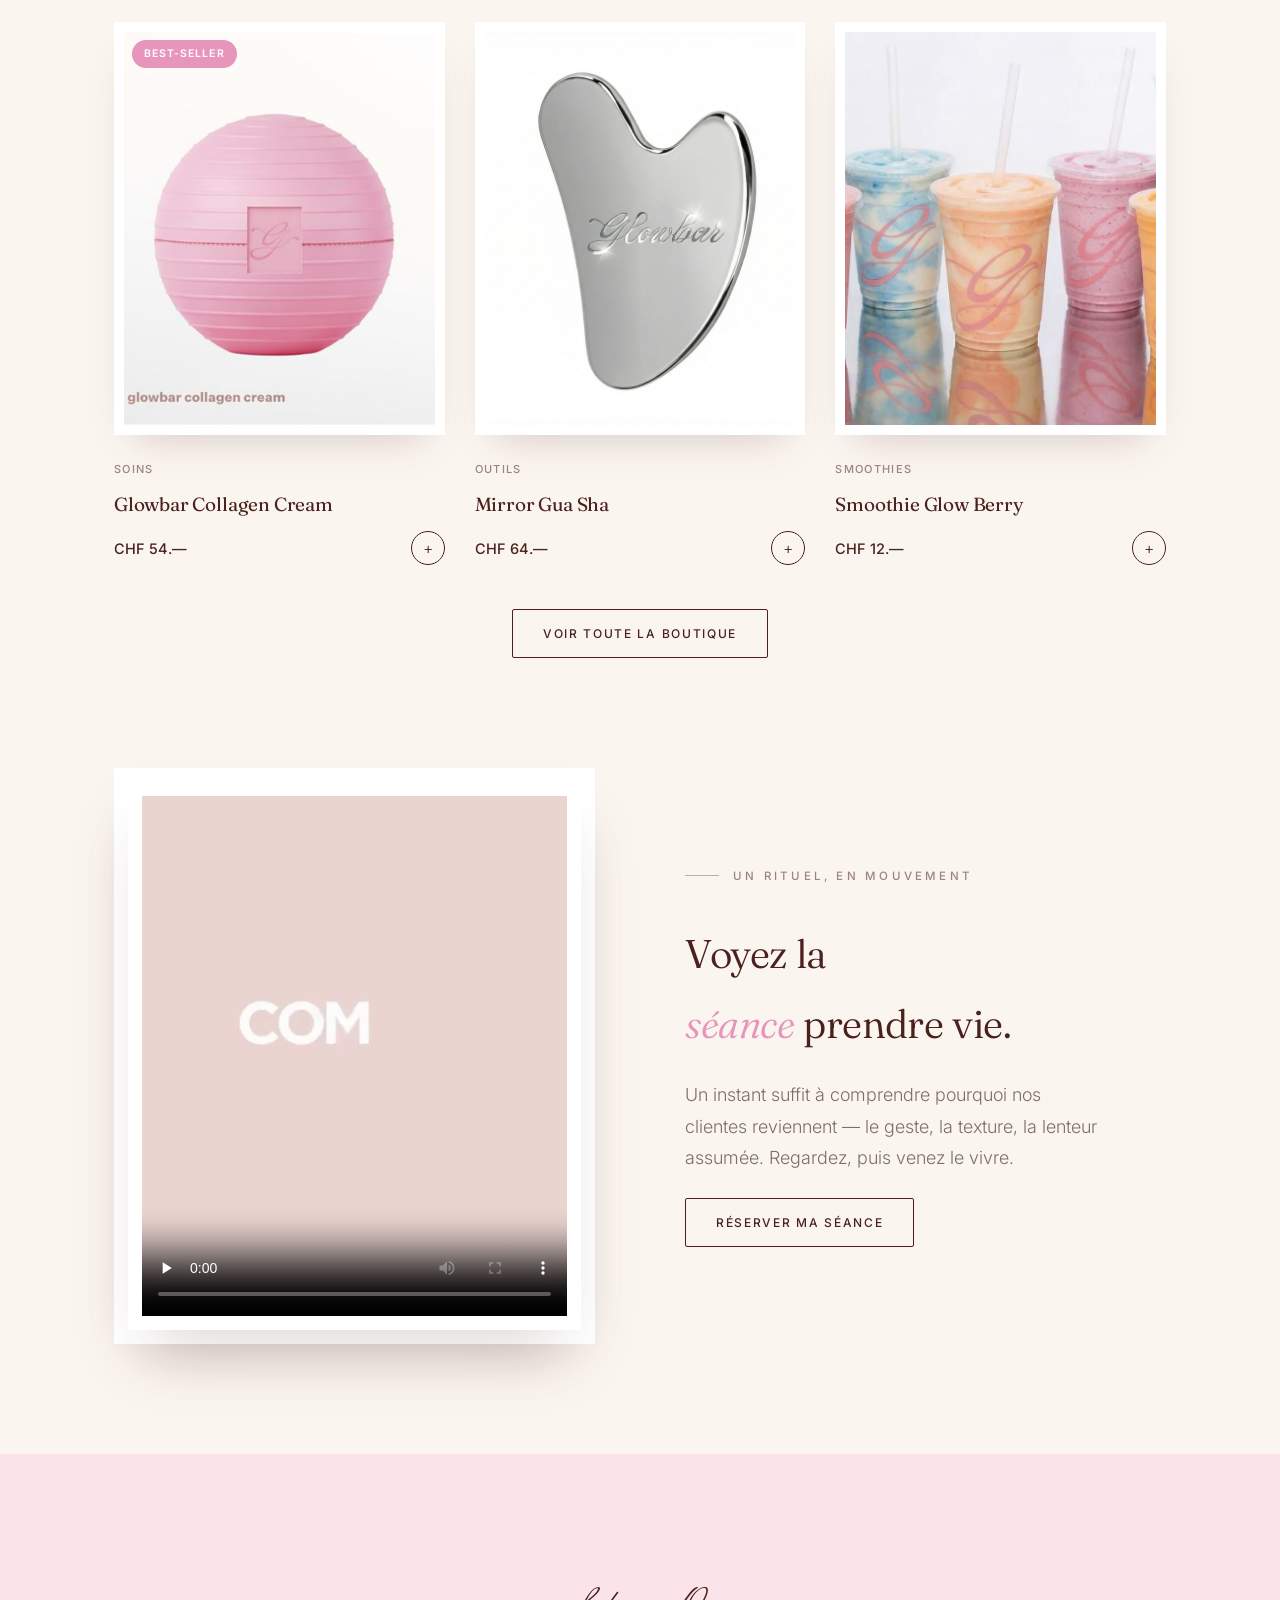
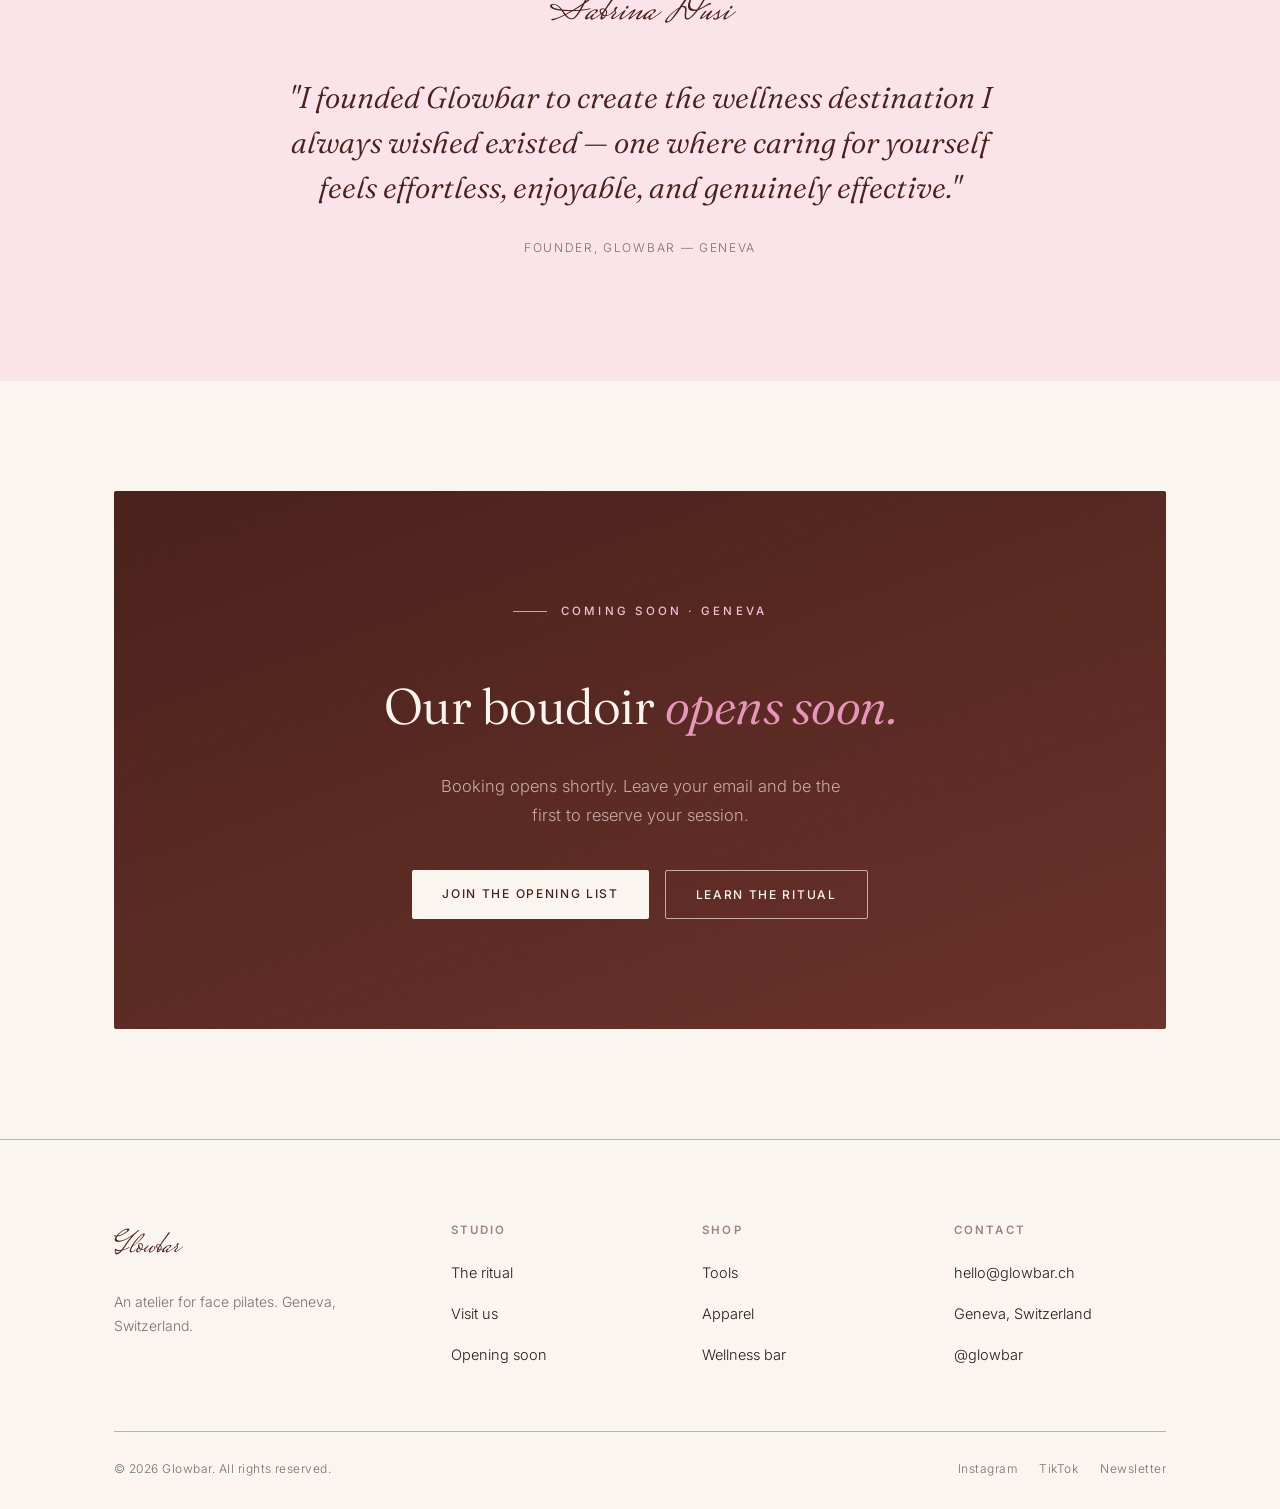
<file: 2-atelier/index.html>
<!DOCTYPE html>
<html lang="en">
<head>
<meta name="robots" content="noindex, nofollow">
<meta charset="UTF-8">
<meta name="viewport" content="width=device-width, initial-scale=1.0">
<title>Glowbar — Maison de Face Pilates | Geneva</title>
<meta name="description" content="Glowbar — Geneva's atelier of face pilates. An intimate ritual of movement, nourishment and grace.">
<link rel="preconnect" href="https://fonts.googleapis.com">
<link rel="preconnect" href="https://fonts.gstatic.com" crossorigin>
<link href="https://fonts.googleapis.com/css2?family=Fraunces:ital,opsz,wght@0,9..144,300;0,9..144,340;0,9..144,400;0,9..144,500;0,9..144,600;1,9..144,300;1,9..144,400;1,9..144,500&family=Inter:wght@300;400;500;600&family=Mrs+Saint+Delafield&display=swap" rel="stylesheet">
<style>
  :root{
    --cream:        #FBF5F0;
    --cream-deep:   #F3E9E2;
    --blush:        #FBE3EA;
    --pink:         #F3BFD8;
    --pink-deep:    #E895BB;
    --mauve:        #C7ACA6;
    --mauve-deep:   #9C8480;
    --taupe:        #7E6D6A;
    --oxblood:      #4A211C;
    --oxblood-2:    #6B332B;
    --ink:          #241C1A;
    --white:        #FFFFFF;

    --font-display: 'Fraunces', serif;
    --font-script:  'Mrs Saint Delafield', cursive;
    --font-body:    'Inter', sans-serif;
    --ease: cubic-bezier(.16,.8,.3,1);
  }
  *,*::before,*::after{box-sizing:border-box;}
  html{scroll-behavior:smooth;}
  body{
    margin:0;background:var(--cream);color:var(--ink);
    font-family:var(--font-body);font-weight:300;
    font-size:16.5px;line-height:1.75;-webkit-font-smoothing:antialiased;
  }
  img{max-width:100%;display:block;}
  a{color:inherit;text-decoration:none;}
  ::selection{background:var(--pink);color:var(--oxblood);}
  .container{max-width:1180px;margin:0 auto;padding:0 clamp(20px,5vw,64px);}
  .eyebrow{
    display:flex;align-items:center;gap:14px;
    font-family:var(--font-body);font-size:11.5px;letter-spacing:.28em;text-transform:uppercase;
    color:var(--mauve-deep);margin-bottom:22px;font-weight:500;
  }
  .eyebrow::before, .eyebrow.center::after{content:"";width:34px;height:1px;background:var(--mauve);}
  .eyebrow.center{justify-content:center;}
  .center{text-align:center;}
  h1,h2,h3{font-family:var(--font-display);font-weight:400;letter-spacing:-0.01em;color:var(--oxblood);}
  em{font-style:italic;color:var(--pink-deep);}
  .script{font-family:var(--font-script);color:var(--oxblood);}

  /* HEADER */
  header{
    position:sticky;top:0;z-index:50;
    background:rgba(251,245,240,.9);backdrop-filter:blur(10px);
    border-bottom:1px solid var(--mauve);
  }
  .nav{display:flex;align-items:center;justify-content:space-between;padding:22px clamp(20px,5vw,64px);max-width:1180px;margin:0 auto;}
  .nav-logo{font-family:var(--font-script);font-size:30px;color:var(--oxblood);}
  .nav-links{display:flex;gap:40px;font-size:12px;letter-spacing:.16em;text-transform:uppercase;font-weight:500;}
  .nav-links a{position:relative;color:var(--taupe);padding-bottom:3px;}
  .nav-links a::after{
    content:"";position:absolute;left:0;right:0;bottom:0;height:1px;background:var(--pink-deep);
    transform:scaleX(0);transform-origin:left;transition:transform .35s var(--ease);
  }
  .nav-links a:hover::after, .nav-links a.active::after{transform:scaleX(1);}
  .nav-links a.active{color:var(--oxblood);}
  .btn{
    display:inline-block;font-size:12px;letter-spacing:.14em;text-transform:uppercase;font-weight:500;
    padding:13px 30px;border-radius:2px;transition:all .3s var(--ease);
  }
  .btn-primary{background:var(--oxblood);color:var(--cream);}
  .btn-primary:hover{background:var(--oxblood-2);}
  .btn-outline{border:1px solid var(--oxblood);color:var(--oxblood);}
  .btn-outline:hover{background:var(--oxblood);color:var(--cream);}
  .btn-sm{padding:10px 22px;font-size:11px;}

  /* HERO */
  .hero{padding:70px 0 110px;position:relative;}
  .hero-grid{display:grid;grid-template-columns:.95fr 1.05fr;gap:70px;align-items:center;}
  h1.display{font-size:clamp(42px,5.2vw,68px);line-height:1.08;margin:0 0 26px;font-weight:340;}
  .lede{font-size:18px;color:var(--taupe);max-width:420px;margin-bottom:38px;font-weight:300;}
  .cta-row{display:flex;gap:16px;flex-wrap:wrap;}
  .hero-media{position:relative;}
  .hero-media .frame{
    position:relative;padding:18px;background:var(--white);
    box-shadow:0 30px 60px -20px rgba(74,33,28,.25);
  }
  .hero-media img{aspect-ratio:4/5;object-fit:cover;}
  .hero-media .corner{
    position:absolute;bottom:-26px;left:-26px;
    background:var(--oxblood);color:var(--cream);
    padding:22px 26px;max-width:230px;
    font-family:var(--font-display);font-style:italic;font-size:14.5px;line-height:1.5;
    box-shadow:0 20px 40px -15px rgba(74,33,28,.4);
  }

  /* DIVIDER QUOTE */
  .statement{padding:100px 0;text-align:center;border-top:1px solid var(--mauve);border-bottom:1px solid var(--mauve);}
  .statement p{
    font-family:var(--font-display);font-style:italic;font-weight:340;
    font-size:clamp(24px,3.4vw,38px);line-height:1.35;max-width:820px;margin:0 auto;color:var(--oxblood);
  }

  /* METHOD */
  .section{padding:110px 0;}
  .section-head{max-width:640px;margin:0 auto 70px;}
  .section-head h2{font-size:clamp(30px,3.6vw,46px);line-height:1.15;font-weight:340;}
  .pillars{display:grid;grid-template-columns:repeat(3,1fr);gap:50px;}
  .pillar{text-align:center;}
  .pillar-media{
    aspect-ratio:3/4;overflow:hidden;margin-bottom:26px;
    border:1px solid var(--mauve);padding:10px;background:var(--white);
  }
  .pillar-media img{width:100%;height:100%;object-fit:cover;}
  .pillar .roman{font-family:var(--font-script);font-size:26px;color:var(--pink-deep);display:block;margin-bottom:10px;}
  .pillar h3{font-size:22px;margin-bottom:12px;font-weight:400;}
  .pillar p{color:var(--taupe);font-size:15px;max-width:280px;margin:0 auto;}

  /* SPLIT */
  .split{display:grid;grid-template-columns:1fr 1fr;gap:90px;align-items:center;}
  .split-media{padding:14px;background:var(--white);box-shadow:0 30px 60px -25px rgba(74,33,28,.22);}
  .split-media img{aspect-ratio:5/6;object-fit:cover;}
  .split-copy h2{font-size:clamp(28px,3.4vw,40px);margin-bottom:20px;font-weight:340;}
  .split-copy .lede{margin-bottom:24px;}
  .split-copy ul{list-style:none;margin:0 0 32px;padding:0;}
  .split-copy li{
    padding:14px 0;border-bottom:1px solid var(--mauve);
    display:flex;align-items:center;gap:12px;color:var(--ink);font-size:15px;
  }
  .split-copy li::before{content:"";width:5px;height:5px;border-radius:50%;background:var(--pink-deep);flex:none;}

  /* ESHOP PREVIEW */
  .eshop-preview{display:grid;grid-template-columns:repeat(3,1fr);gap:30px;}
  .eshop-card-media{
    aspect-ratio:4/5;background:var(--white);padding:10px;margin-bottom:18px;
    box-shadow:0 20px 40px -22px rgba(74,33,28,.25);position:relative;overflow:hidden;
  }
  .eshop-card-media img{width:100%;height:100%;object-fit:cover;transition:transform .5s var(--ease);}
  .eshop-card:hover .eshop-card-media img{transform:scale(1.04);}
  .eshop-card-tag{
    position:absolute;top:18px;left:18px;background:var(--pink-deep);color:var(--white);
    font-size:10.5px;letter-spacing:.1em;text-transform:uppercase;padding:5px 12px;border-radius:999px;font-weight:600;
  }
  .eshop-card .cat{font-size:11px;letter-spacing:.12em;text-transform:uppercase;color:var(--mauve-deep);font-weight:500;}
  .eshop-card h3{font-size:19px;margin:6px 0 10px;font-weight:400;}
  .eshop-card .product-row{display:flex;align-items:center;justify-content:space-between;}
  .eshop-card .price{font-family:var(--font-body);font-size:14.5px;color:var(--oxblood);font-weight:500;}
  .eshop-card .add-link{
    width:34px;height:34px;border-radius:50%;border:1px solid var(--oxblood);color:var(--oxblood);
    display:flex;align-items:center;justify-content:center;font-size:16px;transition:all .25s var(--ease);
  }
  .eshop-card .add-link:hover{background:var(--oxblood);color:var(--cream);transform:rotate(90deg);}

  /* VIDEO FEATURE */
  .video-feature{
    position:relative;padding:14px;background:var(--white);
    box-shadow:0 30px 60px -25px rgba(74,33,28,.22);
  }
  .video-feature video{width:100%;aspect-ratio:9/16;max-height:520px;object-fit:cover;display:block;background:var(--ink);}

  @media (max-width:900px){
    .eshop-preview{grid-template-columns:1fr 1fr;}
  }

  /* FOUNDER QUOTE */
  .quote-section{padding:120px 0;background:var(--blush);}
  .quote-block{max-width:760px;margin:0 auto;text-align:center;}
  .quote-block .script{font-size:44px;display:block;margin-bottom:24px;}
  .quote-block blockquote{
    font-family:var(--font-display);font-style:italic;font-weight:340;
    font-size:clamp(22px,2.8vw,30px);line-height:1.5;color:var(--oxblood);margin:0 0 22px;
  }
  .quote-block cite{font-size:12px;letter-spacing:.14em;text-transform:uppercase;color:var(--taupe);font-style:normal;}

  /* CTA */
  .cta-band{
    background:linear-gradient(160deg,var(--oxblood),var(--oxblood-2));
    color:var(--cream);padding:110px 0;text-align:center;border-radius:2px;
  }
  .cta-band .eyebrow{color:var(--pink);justify-content:center;}
  .cta-band .eyebrow::before, .cta-band .eyebrow::after{background:var(--pink-deep);}
  .cta-band h2{color:var(--cream);font-size:clamp(30px,4.2vw,50px);font-weight:340;margin-bottom:22px;}
  .cta-band p{color:var(--mauve);max-width:420px;margin:0 auto 40px;}
  .cta-band .cta-row{justify-content:center;}
  .btn-light{background:var(--cream);color:var(--oxblood);}
  .btn-light:hover{background:var(--white);}
  .btn-ghost-dark{border:1px solid var(--mauve);color:var(--cream);}
  .btn-ghost-dark:hover{border-color:var(--cream);}

  /* FOOTER */
  footer{padding:80px 0 30px;border-top:1px solid var(--mauve);}
  .footer-top{display:grid;grid-template-columns:1.4fr 1fr 1fr 1fr;gap:40px;padding-bottom:50px;}
  .footer-brand .script{font-size:32px;display:block;margin-bottom:10px;}
  .footer-brand p{color:var(--taupe);font-size:14px;max-width:240px;}
  .footer-col h4{font-size:11.5px;letter-spacing:.18em;text-transform:uppercase;color:var(--mauve-deep);margin:0 0 18px;font-weight:600;}
  .footer-col ul{list-style:none;margin:0;padding:0;}
  .footer-col li{margin-bottom:12px;}
  .footer-col a{color:var(--ink);font-size:14.5px;}
  .footer-col a:hover{color:var(--pink-deep);}
  .footer-bottom{
    display:flex;justify-content:space-between;padding-top:26px;border-top:1px solid var(--mauve);
    font-size:12px;color:var(--taupe);letter-spacing:.04em;
  }
  .footer-social{display:flex;gap:22px;}
  .footer-social a:hover{color:var(--pink-deep);}
  .banner{
    background:var(--oxblood);color:var(--blush);text-align:center;padding:9px;
    font-size:11.5px;letter-spacing:.12em;text-transform:uppercase;
  }

  @media (max-width:900px){
    .hero-grid, .split, .footer-top{grid-template-columns:1fr;gap:50px;}
    .pillars{grid-template-columns:1fr;gap:60px;}
    .nav-links{display:none;}
    .hero-media .corner{position:static;margin-top:18px;max-width:none;}
  }
</style>
<link rel="icon" href="favicon.ico" sizes="any">
<link rel="icon" type="image/png" sizes="32x32" href="favicon-32.png">
<link rel="apple-touch-icon" href="apple-touch-icon.png">
</head>
<body>

<div class="banner">Alternate concept — chic &amp; refined direction, Glowbar palette</div>

<header>
  <nav class="nav">
    <a href="#" class="nav-logo">Glowbar</a>
    <div class="nav-links">
      <a href="#" class="active">Home</a>
      <a href="#method">The Method</a>
      <a href="shop.html">Shop</a>
      <a href="#studio">Studio</a>
      <a href="#contact">Contact</a>
    </div>
    <a href="#book" class="btn btn-primary btn-sm">Opening soon</a>
  </nav>
</header>

<main>

  <section class="hero">
    <div class="container hero-grid">
      <div class="hero-copy">
        <span class="eyebrow">Geneva, Switzerland</span>
        <h1 class="display">An atelier<br>for <em>your face.</em></h1>
        <p class="lede">A gentle, precise ritual of facial movement — paired with a nourishing bar — designed for women who treat self-care as an art, not an errand.</p>
        <div class="cta-row">
          <a href="#book" class="btn btn-primary">Join the opening list</a>
          <a href="#method" class="btn btn-outline">Discover the ritual</a>
        </div>
      </div>
      <div class="hero-media">
        <div class="frame">
          <img src="assets/campaign-dumbbells.jpg" alt="Glowbar client holding pink sculpting weights" loading="eager" fetchpriority="high" decoding="async">
        </div>
        <div class="corner">"Care, elevated to a ritual." — the Glowbar promise</div>
      </div>
    </div>
  </section>

  <div class="statement">
    <div class="container">
      <p>Beauty, we believe, is not applied — <em>it is trained, nourished and tended to,</em> one gentle movement at a time.</p>
    </div>
  </div>

  <section class="section" id="method">
    <div class="container">
      <div class="section-head center">
        <span class="eyebrow center">The Glowbar Ritual</span>
        <h2>Three gestures, one philosophy.</h2>
      </div>
      <div class="pillars">
        <article class="pillar">
          <div class="pillar-media"><img src="assets/treatment-ball.jpg" alt="Facial sculpting tool applied to the cheek" loading="lazy" decoding="async"></div>
          <span class="roman">I.</span>
          <h3>Face pilates</h3>
          <p>Delicate, expert-guided movement to lift and tone — a workout as graceful as it is effective.</p>
        </article>
        <article class="pillar">
          <div class="pillar-media"><img src="assets/smoothie-pour.jpg" alt="A Glowbar smoothie being poured" loading="lazy" decoding="async"></div>
          <span class="roman">II.</span>
          <h3>The wellness bar</h3>
          <p>Glow-optimised blends, poured to nourish your radiance from within, after every séance.</p>
        </article>
        <article class="pillar">
          <div class="pillar-media"><img src="assets/studio-interior.jpg" alt="Glowbar studio interior" loading="lazy" decoding="async"></div>
          <span class="roman">III.</span>
          <h3>A moment, just for you</h3>
          <p>An intimate studio designed as a quiet retreat — a pause between the world and home.</p>
        </article>
      </div>
    </div>
  </section>

  <section class="section" id="studio" style="padding-top:0;">
    <div class="container">
      <div class="split">
        <div class="split-media"><img src="assets/studio-interior.jpg" alt="Glowbar studio with treatment chairs" loading="lazy" decoding="async"></div>
        <div class="split-copy">
          <span class="eyebrow">Step inside</span>
          <h2>A studio dressed<br>like a boudoir.</h2>
          <p class="lede">Soft light, warm blush tones and heated treatment chairs — every detail composed for a moment of quiet indulgence.</p>
          <ul>
            <li>Private treatment chairs, heated &amp; upholstered</li>
            <li>A dedicated bar for pre &amp; post-séance blends</li>
            <li>Intimate class sizes, led by our master practitioners</li>
          </ul>
          <div class="cta-row"><a href="#book" class="btn btn-primary">Join the opening list</a></div>
        </div>
      </div>
    </div>
  </section>

  <section class="section" style="padding-top:0;">
    <div class="container">
      <div class="section-head center">
        <span class="eyebrow center">Shop the edit</span>
        <h2>Bring the atelier home with you.</h2>
      </div>
      <div class="eshop-preview">
        <article class="eshop-card">
          <div class="eshop-card-media">
            <span class="eshop-card-tag">Best-seller</span>
            <img src="assets/product-collagen-cream.jpg" alt="Glowbar Collagen Cream" loading="lazy" decoding="async" width="800" height="946">
          </div>
          <span class="cat">Soins</span>
          <h3>Glowbar Collagen Cream</h3>
          <div class="product-row">
            <span class="price">CHF 54.—</span>
            <a href="shop.html" class="add-link" aria-label="Découvrir Glowbar Collagen Cream">+</a>
          </div>
        </article>
        <article class="eshop-card">
          <div class="eshop-card-media">
            <img src="assets/product-tools-set.jpg" alt="Roller quartz rose, gua sha miroir et bandeau Glowbar" loading="lazy" decoding="async" width="800" height="800">
          </div>
          <span class="cat">Outils</span>
          <h3>Mirror Gua Sha</h3>
          <div class="product-row">
            <span class="price">CHF 64.—</span>
            <a href="shop.html" class="add-link" aria-label="Découvrir Mirror Gua Sha">+</a>
          </div>
        </article>
        <article class="eshop-card">
          <div class="eshop-card-media">
            <img src="assets/product-smoothie-lineup.jpg" alt="Gamme de smoothies glow Glowbar" loading="lazy" decoding="async" width="800" height="447">
          </div>
          <span class="cat">Smoothies</span>
          <h3>Smoothie Glow Berry</h3>
          <div class="product-row">
            <span class="price">CHF 12.—</span>
            <a href="shop.html" class="add-link" aria-label="Découvrir Smoothie Glow Berry">+</a>
          </div>
        </article>
      </div>
      <div class="cta-row" style="justify-content:center;margin-top:44px;">
        <a href="shop.html" class="btn btn-outline">Voir toute la boutique</a>
      </div>
    </div>
  </section>

  <section class="section" style="padding-top:0;">
    <div class="container">
      <div class="split">
        <div class="split-media">
          <div class="video-feature">
            <video controls preload="none" poster="assets/video-poster-2.jpg" playsinline aria-label="Glowbar — découvrez le rituel en mouvement">
              <source src="assets/video/glow-ritual-com.mp4" type="video/mp4">
            </video>
          </div>
        </div>
        <div class="split-copy">
          <span class="eyebrow">Un rituel, en mouvement</span>
          <h2>Voyez la<br><em>séance</em> prendre vie.</h2>
          <p class="lede">Un instant suffit à comprendre pourquoi nos clientes reviennent — le geste, la texture, la lenteur assumée. Regardez, puis venez le vivre.</p>
          <div class="cta-row"><a href="#book" class="btn btn-outline">Réserver ma séance</a></div>
        </div>
      </div>
    </div>
  </section>

  <section class="quote-section">
    <div class="container">
      <div class="quote-block">
        <span class="script">Sabrina Dusi</span>
        <blockquote>"I founded Glowbar to create the wellness destination I always wished existed — one where caring for yourself feels effortless, enjoyable, and genuinely effective."</blockquote>
        <cite>Founder, Glowbar — Geneva</cite>
      </div>
    </div>
  </section>

  <section class="section" id="book">
    <div class="container">
      <div class="cta-band">
        <span class="eyebrow">Coming soon · Geneva</span>
        <h2>Our boudoir <em>opens soon.</em></h2>
        <p>Booking opens shortly. Leave your email and be the first to reserve your session.</p>
        <div class="cta-row">
          <a href="#newsletter" class="btn btn-light">Join the opening list</a>
          <a href="#method" class="btn btn-ghost-dark">Learn the ritual</a>
        </div>
      </div>
    </div>
  </section>

</main>

<footer id="contact">
  <div class="container">
    <div class="footer-top">
      <div class="footer-brand">
        <span class="script">Glowbar</span>
        <p>An atelier for face pilates. Geneva, Switzerland.</p>
      </div>
      <div class="footer-col">
        <h4>Studio</h4>
        <ul>
          <li><a href="#method">The ritual</a></li>
          <li><a href="#studio">Visit us</a></li>
          <li><a href="#book">Opening soon</a></li>
        </ul>
      </div>
      <div class="footer-col">
        <h4>Shop</h4>
        <ul>
          <li><a href="shop.html">Tools</a></li>
          <li><a href="shop.html">Apparel</a></li>
          <li><a href="shop.html">Wellness bar</a></li>
        </ul>
      </div>
      <div class="footer-col">
        <h4>Contact</h4>
        <ul>
          <li><a href="mailto:hello@glowbar.ch">hello@glowbar.ch</a></li>
          <li><a href="#">Geneva, Switzerland</a></li>
          <li><a href="#">@glowbar</a></li>
        </ul>
      </div>
    </div>
    <div class="footer-bottom">
      <span>© 2026 Glowbar. All rights reserved.</span>
      <div class="footer-social">
        <a href="#">Instagram</a><a href="#">TikTok</a><a href="#">Newsletter</a>
      </div>
    </div>
  </div>
</footer>

<style>
.ws-mark{position:fixed;right:10px;bottom:8px;z-index:140;display:inline-flex;align-items:center;gap:7px;padding:5px 11px 5px 6px;border-radius:999px;
  background:rgba(255,255,255,.78);-webkit-backdrop-filter:blur(8px);backdrop-filter:blur(8px);box-shadow:0 0 0 1px rgba(40,30,28,.08),0 6px 18px -10px rgba(0,0,0,.35);
  color:#2b2321;font:500 10.5px/1 Inter,system-ui,-apple-system,sans-serif;letter-spacing:.03em;text-decoration:none;opacity:.88;transition:opacity .3s,transform .4s cubic-bezier(.16,.8,.3,1)}
.ws-mark:hover,.ws-mark:focus-visible{opacity:1;transform:translateY(-2px)}
.ws-mark img{width:18px;height:18px;display:block;flex:none}
.ws-mark b{font-weight:400;opacity:.7}
@media (max-width:560px){.ws-mark b{display:none}.ws-mark{right:8px;bottom:6px}}
@media print{.ws-mark{display:none}}
</style>
<a class="ws-mark" href="https://www.websituation.ch" target="_blank" rel="noopener" aria-label="Made by Websituation, www.websituation.ch"><img src="assets/websituation-cube.png" alt="" width="18" height="18"><span><b>Made by </b>© www.websituation.ch</span></a>
</body>
</html>
</file>
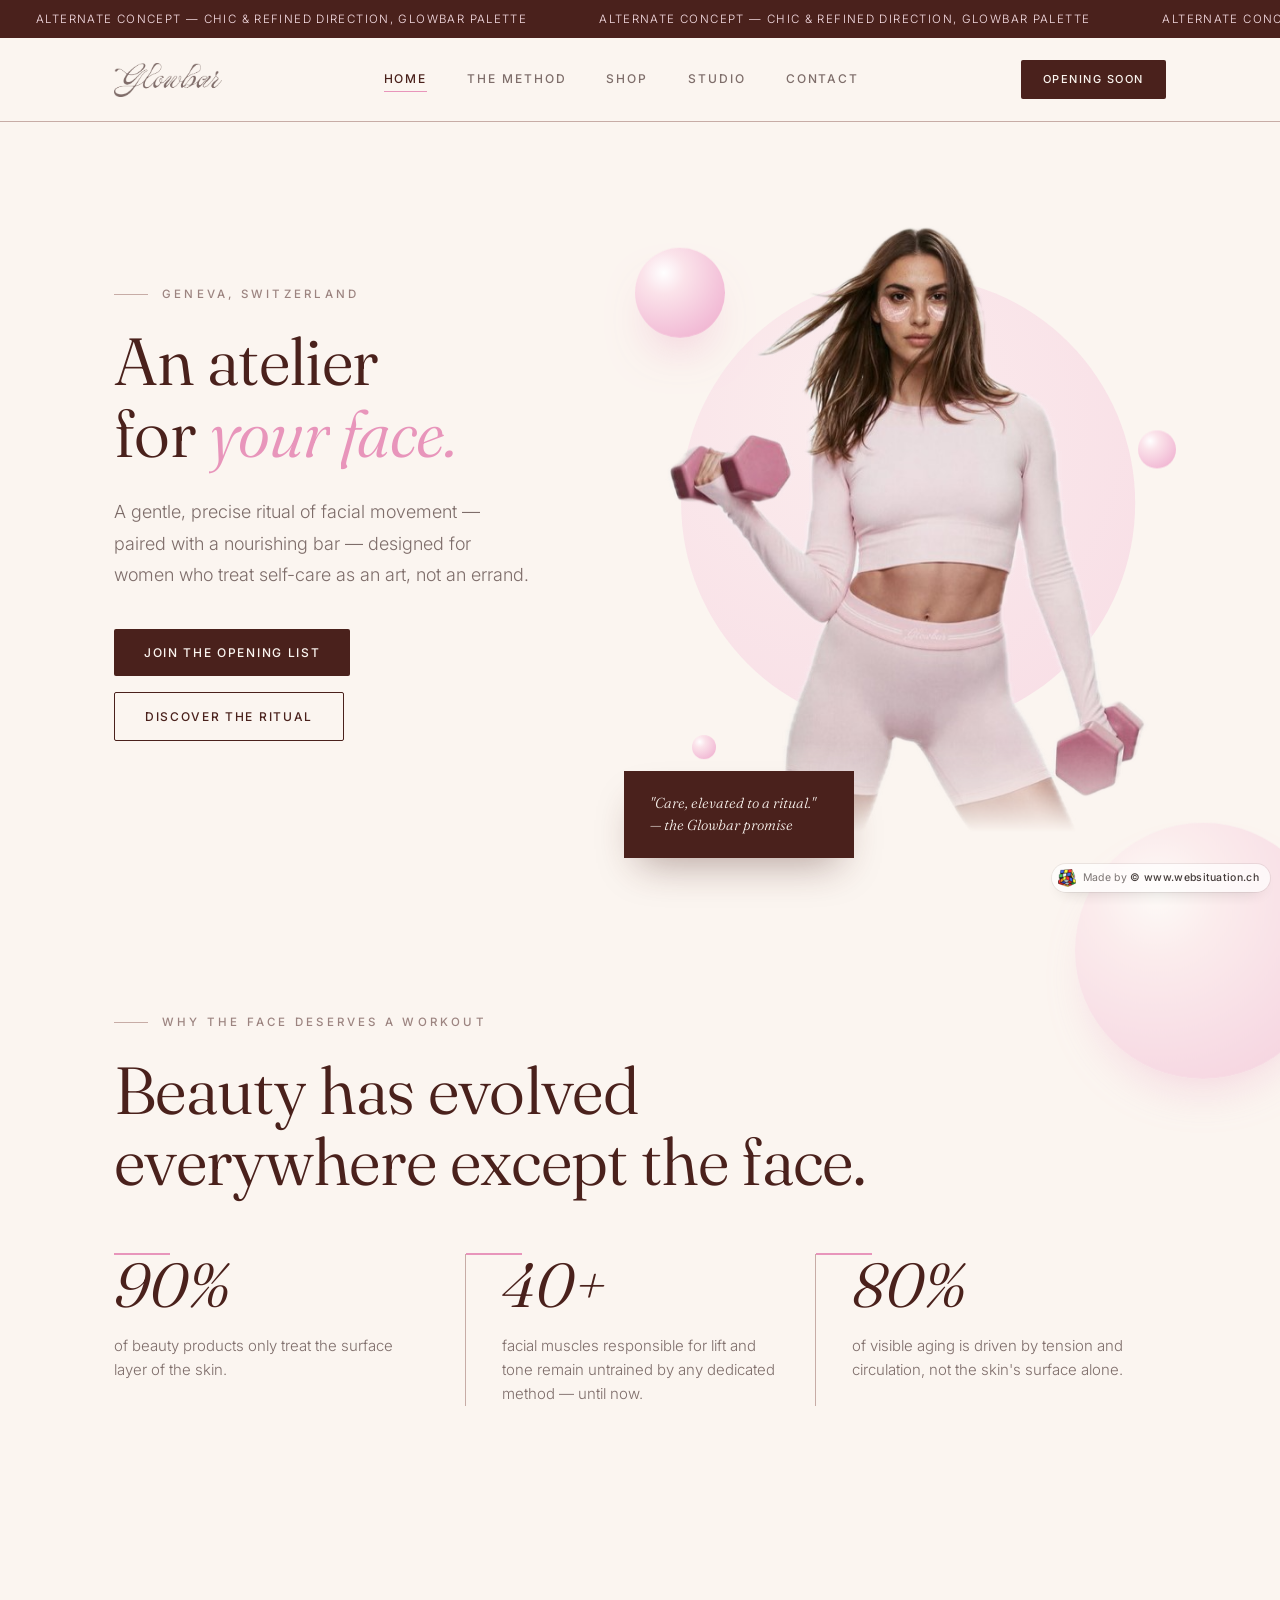
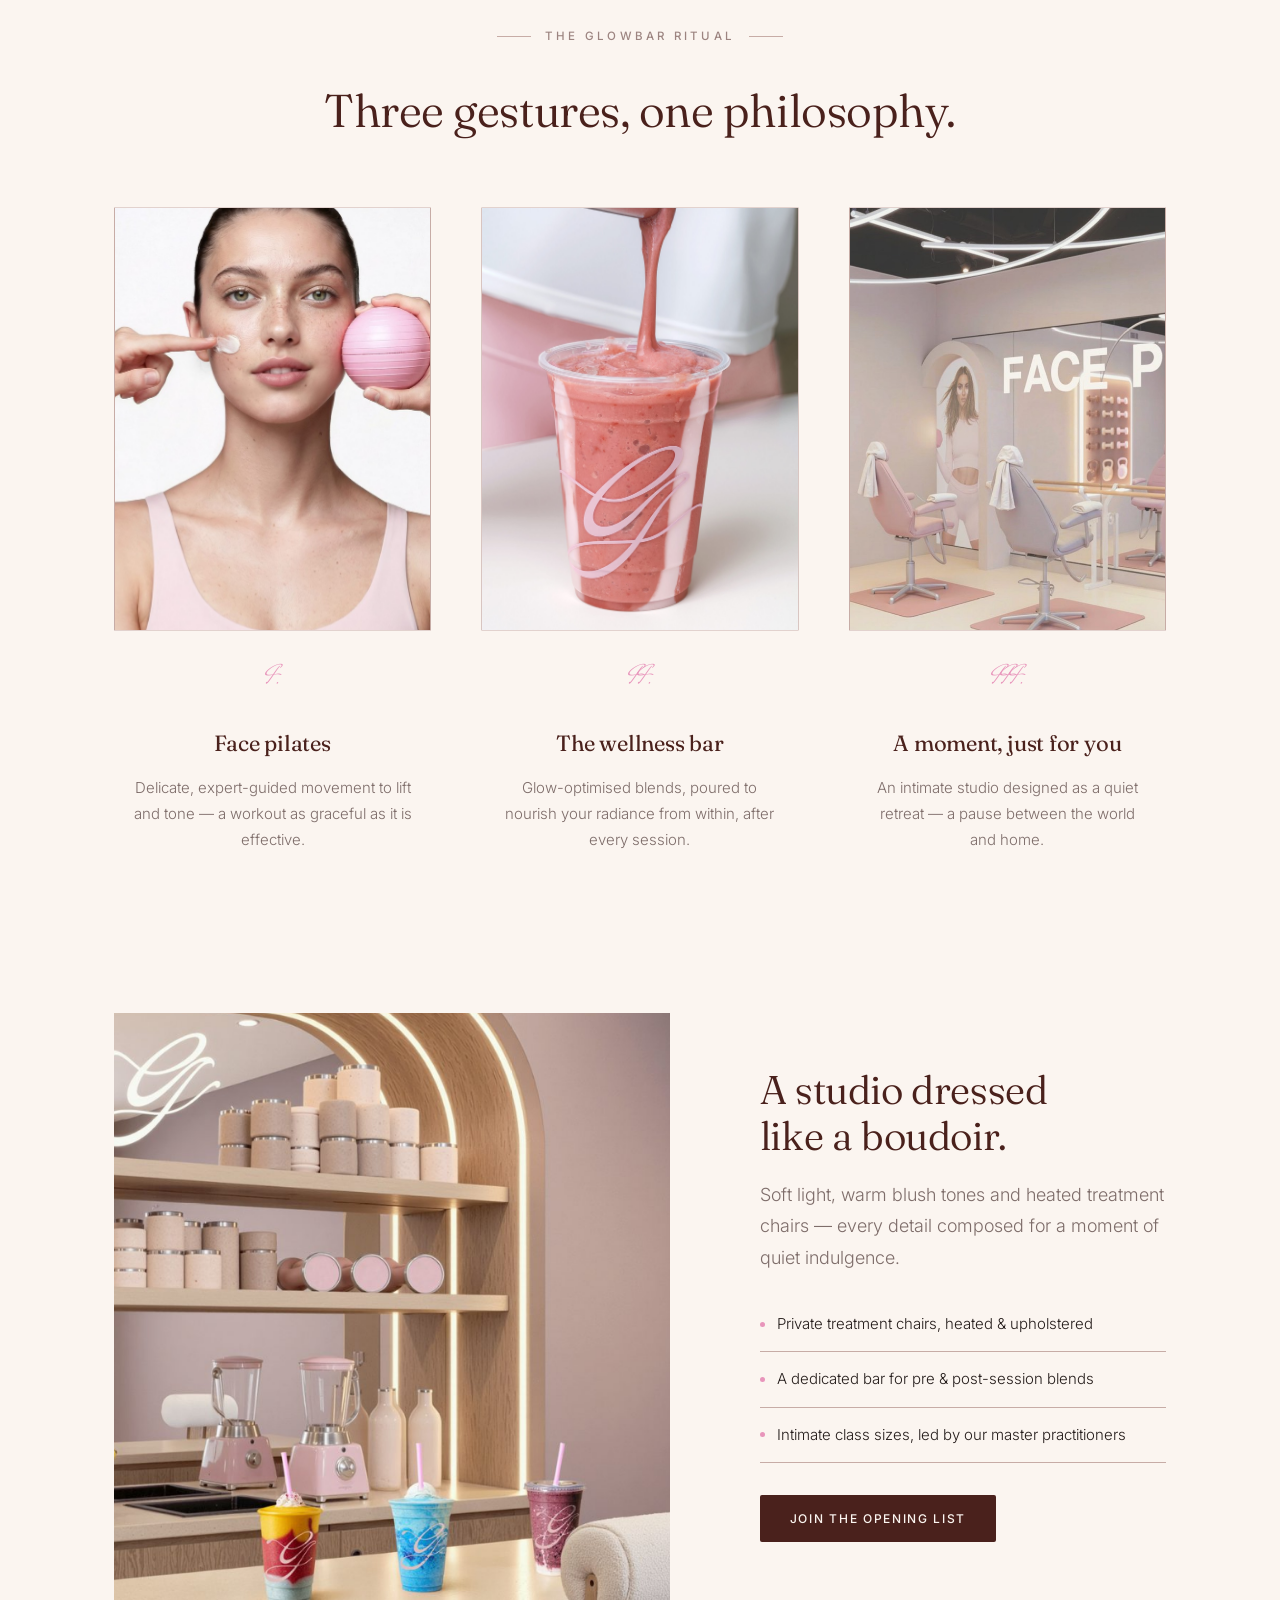
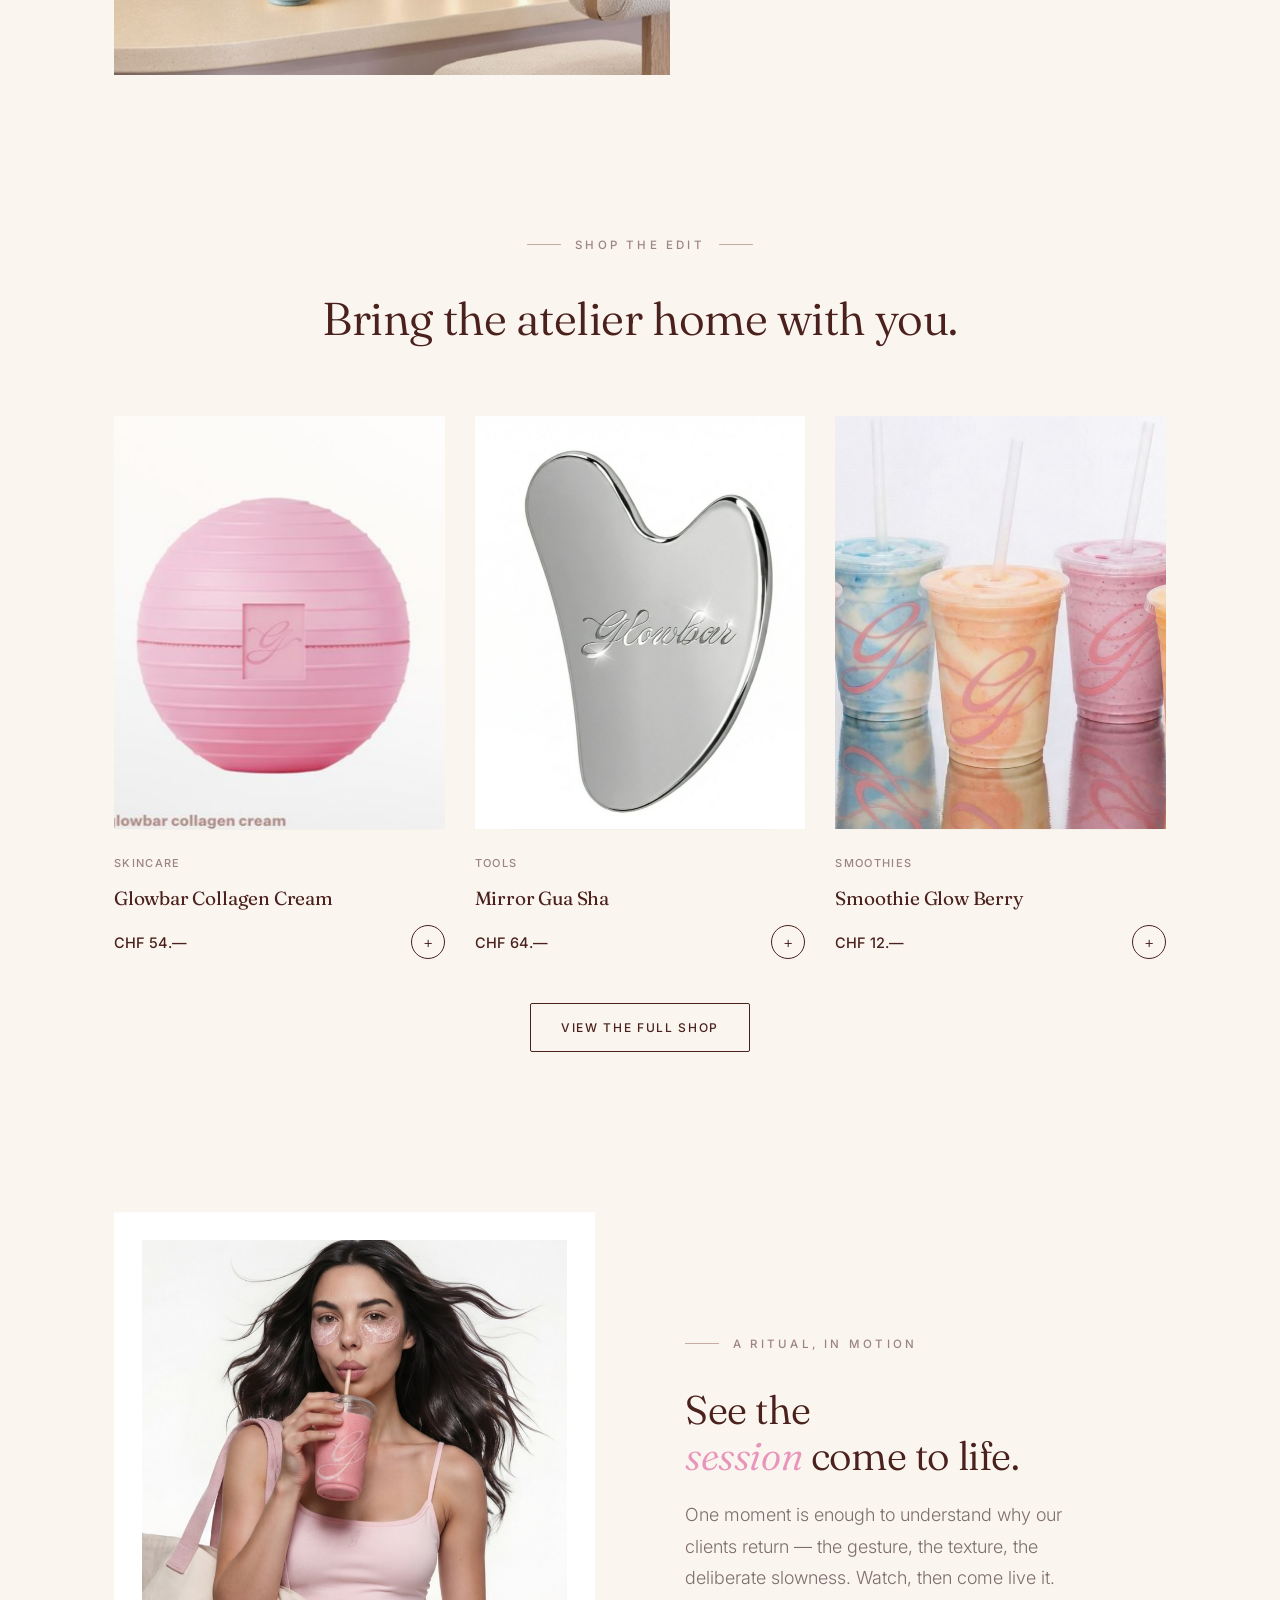
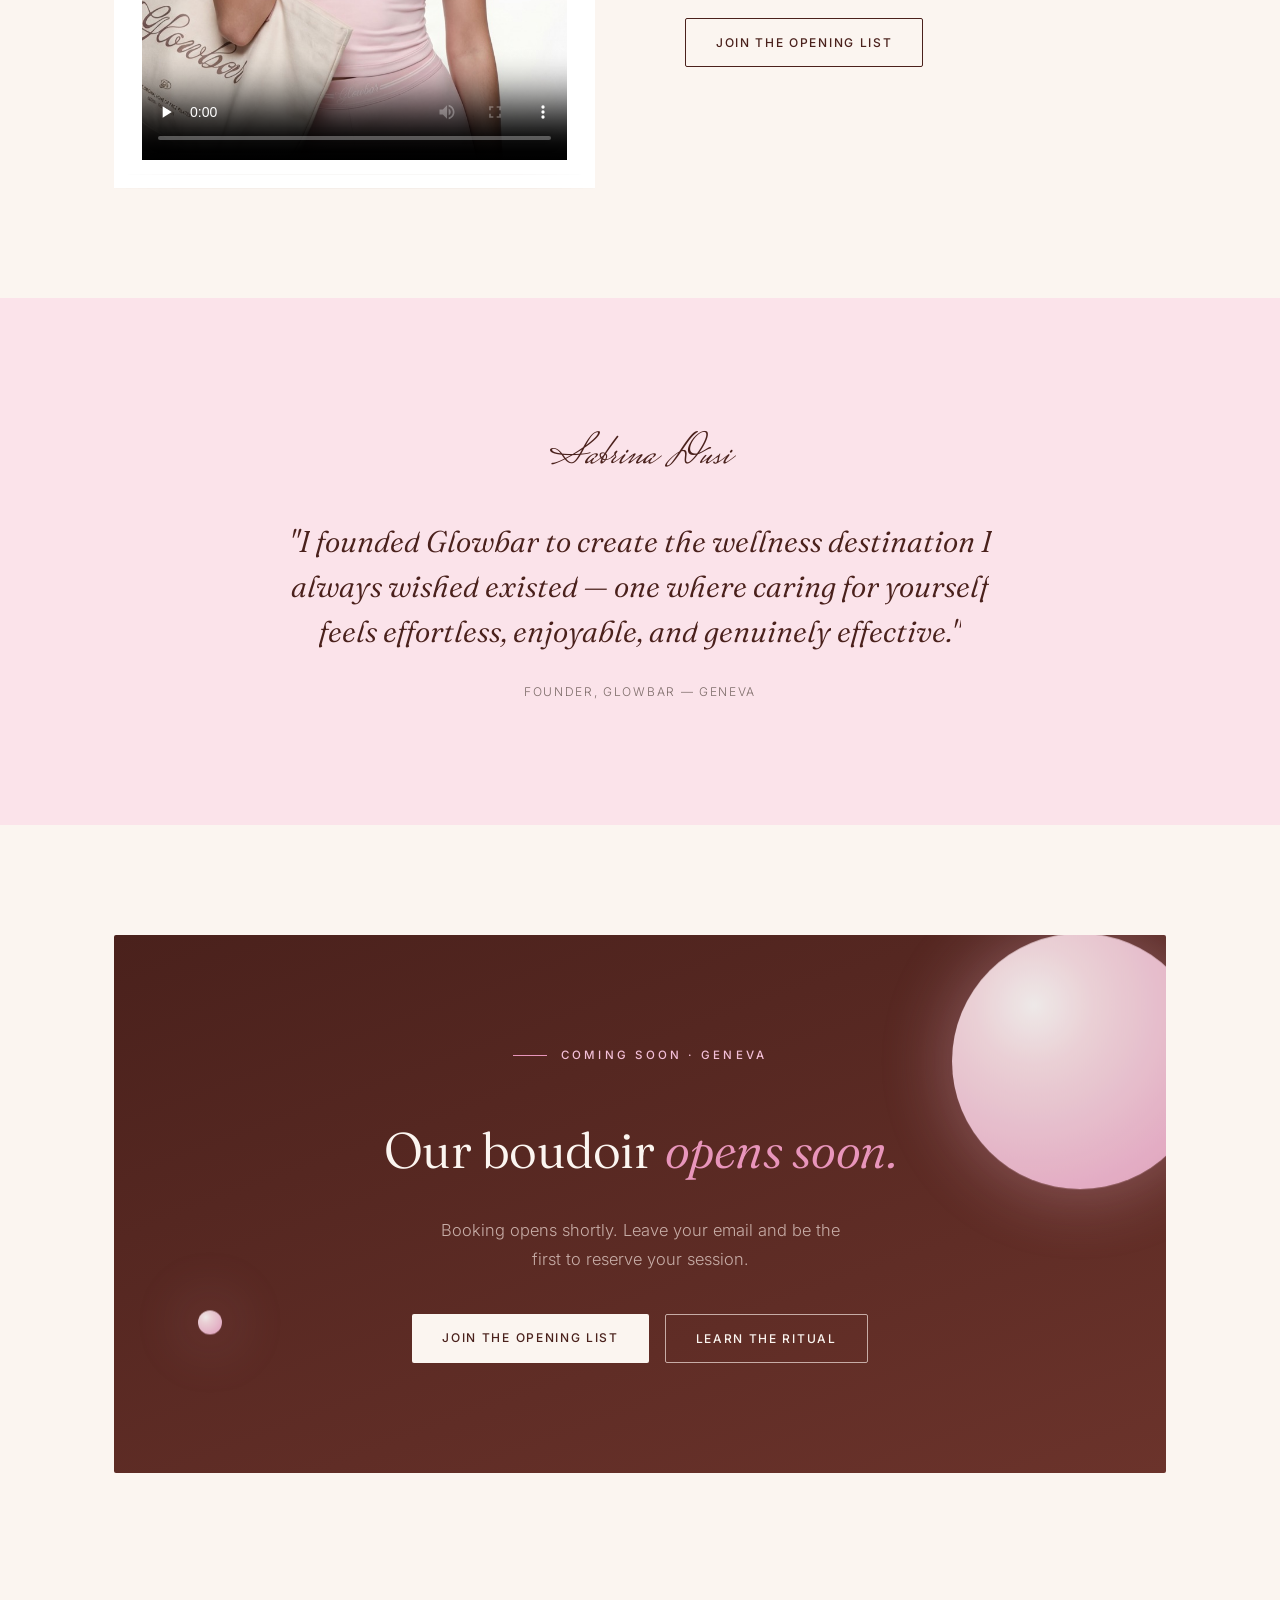
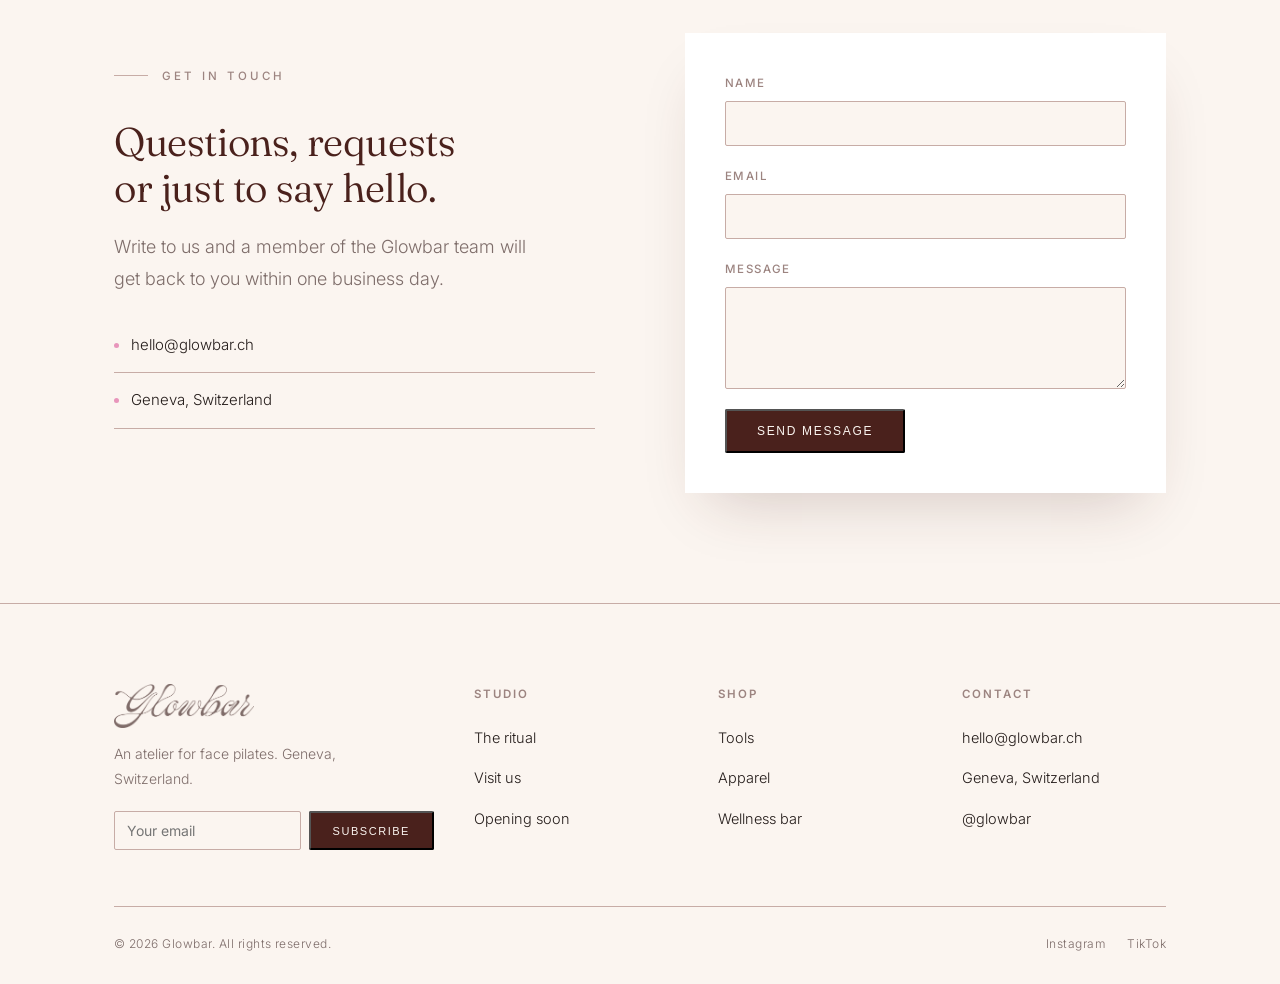
<file: 3-rituel/index.html>
<!DOCTYPE html>
<html lang="en">
<head>
<meta name="robots" content="noindex, nofollow">
<meta charset="UTF-8">
<meta name="viewport" content="width=device-width, initial-scale=1.0">
<title>Glowbar — Home of Face Pilates | Geneva</title>
<meta name="description" content="Glowbar — Geneva's atelier of face pilates. An intimate ritual of movement, nourishment and grace.">
<link rel="preconnect" href="https://fonts.googleapis.com">
<link rel="preconnect" href="https://fonts.gstatic.com" crossorigin>
<link href="https://fonts.googleapis.com/css2?family=Fraunces:ital,opsz,wght@0,9..144,300;0,9..144,340;0,9..144,400;0,9..144,500;0,9..144,600;1,9..144,300;1,9..144,400;1,9..144,500&family=Inter:wght@300;400;500;600&family=Mrs+Saint+Delafield&display=swap" rel="stylesheet">
<style>
  :root{
    --cream:        #FBF5F0;
    --cream-deep:   #F3E9E2;
    --blush:        #FBE3EA;
    --pink:         #F3BFD8;
    --pink-deep:    #E895BB;
    --mauve:        #C7ACA6;
    --mauve-deep:   #9C8480;
    --taupe:        #7E6D6A;
    --oxblood:      #4A211C;
    --oxblood-2:    #6B332B;
    --ink:          #241C1A;
    --white:        #FFFFFF;

    --font-display: 'Fraunces', serif;
    --font-script:  'Mrs Saint Delafield', cursive;
    --font-body:    'Inter', sans-serif;
    --ease: cubic-bezier(.16,.8,.3,1);
  }
  *,*::before,*::after{box-sizing:border-box;}
  html{scroll-behavior:smooth;overflow-anchor:none;}
  body{
    margin:0;background:var(--cream);color:var(--ink);
    font-family:var(--font-body);font-weight:300;
    font-size:16.5px;line-height:1.75;-webkit-font-smoothing:antialiased;
  }
  img{max-width:100%;display:block;}
  a{color:inherit;text-decoration:none;}
  ::selection{background:var(--pink);color:var(--oxblood);}
  .container{max-width:1180px;margin:0 auto;padding:0 clamp(20px,5vw,64px);}
  .eyebrow{
    display:flex;align-items:center;gap:14px;
    font-family:var(--font-body);font-size:11.5px;letter-spacing:.28em;text-transform:uppercase;
    color:var(--mauve-deep);margin-bottom:22px;font-weight:500;
  }
  .eyebrow::before, .eyebrow.center::after{content:"";width:34px;height:1px;background:var(--mauve);}
  .eyebrow.center{justify-content:center;}
  .center{text-align:center;}
  h1,h2,h3{font-family:var(--font-display);font-weight:400;letter-spacing:-0.01em;color:var(--oxblood);}
  em{font-style:italic;color:var(--pink-deep);}
  .script{font-family:var(--font-script);color:var(--oxblood);}

  /* HEADER */
  header{
    position:sticky;top:0;z-index:50;
    background:rgba(251,245,240,.9);backdrop-filter:blur(10px);
    border-bottom:1px solid var(--mauve);
  }
  .nav{display:flex;align-items:center;justify-content:space-between;padding:22px clamp(20px,5vw,64px);max-width:1180px;margin:0 auto;}
  .nav-logo{font-family:var(--font-script);font-size:30px;color:var(--oxblood);}
  .nav-links{display:flex;gap:40px;font-size:12px;letter-spacing:.16em;text-transform:uppercase;font-weight:500;}
  .nav-links a{position:relative;color:var(--taupe);padding-bottom:3px;}
  .nav-links a::after{
    content:"";position:absolute;left:0;right:0;bottom:0;height:1px;background:var(--pink-deep);
    transform:scaleX(0);transform-origin:left;transition:transform .35s var(--ease);
  }
  .nav-links a:hover::after, .nav-links a.active::after{transform:scaleX(1);}
  .nav-links a.active{color:var(--oxblood);}
  .nav-right{display:flex;align-items:center;gap:18px;}
  .nav-toggle{
    display:none;flex-direction:column;gap:5px;background:none;border:none;cursor:pointer;padding:8px;
  }
  .nav-toggle span{width:22px;height:1.5px;background:var(--oxblood);display:block;transition:transform .3s var(--ease),opacity .3s var(--ease);}
  .nav-toggle.open span:nth-child(1){transform:translateY(6.5px) rotate(45deg);}
  .nav-toggle.open span:nth-child(2){opacity:0;}
  .nav-toggle.open span:nth-child(3){transform:translateY(-6.5px) rotate(-45deg);}
  .mobile-panel{
    display:none;flex-direction:column;border-top:1px solid var(--mauve);background:var(--cream);
  }
  .mobile-panel.open{display:flex;}
  .mobile-panel a{
    padding:16px clamp(20px,5vw,64px);border-bottom:1px solid var(--mauve);
    font-size:13px;letter-spacing:.1em;text-transform:uppercase;font-weight:500;color:var(--ink);
  }
  .mobile-panel a.active{color:var(--oxblood);}
  .btn{
    display:inline-block;font-size:12px;letter-spacing:.14em;text-transform:uppercase;font-weight:500;
    padding:13px 30px;border-radius:2px;transition:all .3s var(--ease);
  }
  .btn-primary{background:var(--oxblood);color:var(--cream);}
  .btn-primary:hover{background:var(--oxblood-2);}
  .btn-outline{border:1px solid var(--oxblood);color:var(--oxblood);}
  .btn-outline:hover{background:var(--oxblood);color:var(--cream);}
  .btn-sm{padding:10px 22px;font-size:11px;}

  /* HERO */
  .hero{padding:70px 0 110px;position:relative;}
  .hero-grid{display:grid;grid-template-columns:.95fr 1.05fr;gap:70px;align-items:center;}
  .display{font-size:clamp(42px,5.2vw,68px);line-height:1.08;margin:0 0 26px;font-weight:340;}
  .hero-stats .display{max-width:780px;}
  .stats-row{
    display:grid;grid-template-columns:repeat(3,1fr);gap:0;margin-top:56px;
  }
  .stat-block{
    padding:0 36px;border-left:1px solid var(--mauve);
  }
  .stat-block:first-child{padding-left:0;border-left:none;}
  .stat-number{
    display:block;font-family:var(--font-display);font-style:italic;font-weight:340;
    font-size:clamp(40px,5vw,62px);color:var(--oxblood);line-height:1;margin-bottom:18px;
  }
  .stat-block p{color:var(--taupe);font-size:15px;line-height:1.6;margin:0;}
  @media (max-width:900px){
    .stats-row{grid-template-columns:1fr;gap:36px;}
    .stat-block{padding-left:0;border-left:none;padding-top:28px;border-top:1px solid var(--mauve);}
    .stat-block:first-child{padding-top:0;border-top:none;}
  }
  .lede{font-size:18px;color:var(--taupe);max-width:420px;margin-bottom:38px;font-weight:300;}
  .cta-row{display:flex;gap:16px;flex-wrap:wrap;}
  .hero-media{position:relative;}
  .hero-media .frame{
    position:relative;padding:18px;background:var(--white);
    box-shadow:0 30px 60px -20px rgba(74,33,28,.25);
  }
  .hero-media img{aspect-ratio:4/5;object-fit:cover;}
  .hero-media .corner{
    position:absolute;bottom:-26px;left:-26px;
    background:var(--oxblood);color:var(--cream);
    padding:22px 26px;max-width:230px;
    font-family:var(--font-display);font-style:italic;font-size:14.5px;line-height:1.5;
    box-shadow:0 20px 40px -15px rgba(74,33,28,.4);
  }

  /* DIVIDER QUOTE */
  .statement{padding:100px 0;text-align:center;border-top:1px solid var(--mauve);border-bottom:1px solid var(--mauve);}
  .statement p{
    font-family:var(--font-display);font-style:italic;font-weight:340;
    font-size:clamp(24px,3.4vw,38px);line-height:1.35;max-width:820px;margin:0 auto;color:var(--oxblood);
  }

  /* METHOD */
  .section{padding:110px 0;}
  .section-head{max-width:640px;margin:0 auto 70px;}
  .section-head h2{font-size:clamp(30px,3.6vw,46px);line-height:1.15;font-weight:340;}
  .pillars{display:grid;grid-template-columns:repeat(3,1fr);gap:50px;}
  .pillar{text-align:center;}
  .pillar-media{
    aspect-ratio:3/4;overflow:hidden;margin-bottom:26px;
    border:1px solid var(--mauve);padding:10px;background:var(--white);
  }
  .pillar-media img{width:100%;height:100%;object-fit:cover;}
  .pillar .roman{font-family:var(--font-script);font-size:26px;color:var(--pink-deep);display:block;margin-bottom:10px;}
  .pillar h3{font-size:22px;margin-bottom:12px;font-weight:400;}
  .pillar p{color:var(--taupe);font-size:15px;max-width:280px;margin:0 auto;}

  /* SPLIT */
  .split{display:grid;grid-template-columns:1fr 1fr;gap:90px;align-items:center;}
  .split.split-wide{grid-template-columns:1.3fr .95fr;align-items:stretch;}
  .split.split-wide .split-media{height:100%;}
  .split.split-wide .split-media img{height:100%;object-fit:cover;}
  .split-media{padding:14px;background:var(--white);box-shadow:0 30px 60px -25px rgba(74,33,28,.22);}
  .split-media img{aspect-ratio:5/6;object-fit:cover;}
  .split-copy h2{font-size:clamp(28px,3.4vw,40px);line-height:1.15;margin-bottom:20px;font-weight:340;}
  .split-copy .lede{margin-bottom:24px;}
  .split-copy ul{list-style:none;margin:0 0 32px;padding:0;}
  .split-copy li{
    padding:14px 0;border-bottom:1px solid var(--mauve);
    display:flex;align-items:center;gap:12px;color:var(--ink);font-size:15px;
  }
  .split-copy li::before{content:"";width:5px;height:5px;border-radius:50%;background:var(--pink-deep);flex:none;}

  /* ESHOP PREVIEW */
  .eshop-preview{display:grid;grid-template-columns:repeat(3,1fr);gap:30px;}
  .eshop-card-media{
    aspect-ratio:4/5;background:var(--white);padding:10px;margin-bottom:18px;
    box-shadow:0 20px 40px -22px rgba(74,33,28,.25);position:relative;overflow:hidden;
  }
  .eshop-card-media img{width:100%;height:100%;object-fit:cover;transition:transform .5s var(--ease);}
  .eshop-card:hover .eshop-card-media img{transform:scale(1.04);}
  .eshop-card-tag{
    position:absolute;top:18px;left:18px;background:var(--pink-deep);color:var(--white);
    font-size:10.5px;letter-spacing:.1em;text-transform:uppercase;padding:5px 12px;border-radius:999px;font-weight:600;
  }
  .eshop-card .cat{font-size:11px;letter-spacing:.12em;text-transform:uppercase;color:var(--mauve-deep);font-weight:500;}
  .eshop-card h3{font-size:19px;margin:6px 0 10px;font-weight:400;}
  .eshop-card .product-row{display:flex;align-items:center;justify-content:space-between;}
  .eshop-card .price{font-family:var(--font-body);font-size:14.5px;color:var(--oxblood);font-weight:500;}
  .eshop-card .add-link{
    width:34px;height:34px;border-radius:50%;border:1px solid var(--oxblood);color:var(--oxblood);
    display:flex;align-items:center;justify-content:center;font-size:16px;transition:all .25s var(--ease);
  }
  .eshop-card .add-link:hover{background:var(--oxblood);color:var(--cream);transform:rotate(90deg);}

  /* VIDEO FEATURE */
  .video-feature{
    position:relative;padding:14px;background:var(--white);
    box-shadow:0 30px 60px -25px rgba(74,33,28,.22);
  }
  .video-feature video{width:100%;aspect-ratio:9/16;max-height:520px;object-fit:cover;display:block;background:var(--ink);}

  @media (max-width:900px){
    .eshop-preview{grid-template-columns:1fr 1fr;}
  }

  /* FOUNDER QUOTE */
  .quote-section{padding:120px 0;background:var(--blush);}
  .quote-block{max-width:760px;margin:0 auto;text-align:center;}
  .quote-block .script{font-size:44px;display:block;margin-bottom:24px;}
  .quote-block blockquote{
    font-family:var(--font-display);font-style:italic;font-weight:340;
    font-size:clamp(22px,2.8vw,30px);line-height:1.5;color:var(--oxblood);margin:0 0 22px;
  }
  .quote-block cite{font-size:12px;letter-spacing:.14em;text-transform:uppercase;color:var(--taupe);font-style:normal;}

  /* CTA */
  .cta-band{
    background:linear-gradient(160deg,var(--oxblood),var(--oxblood-2));
    color:var(--cream);padding:110px 0;text-align:center;border-radius:2px;
  }
  .cta-band .eyebrow{color:var(--pink);justify-content:center;}
  .cta-band .eyebrow::before, .cta-band .eyebrow::after{background:var(--pink-deep);}
  .cta-band h2{color:var(--cream);font-size:clamp(30px,4.2vw,50px);font-weight:340;margin-bottom:22px;}
  .cta-band p{color:var(--mauve);max-width:420px;margin:0 auto 40px;}
  .cta-band .cta-row{justify-content:center;}
  .btn-light{background:var(--cream);color:var(--oxblood);}
  .btn-light:hover{background:var(--white);}
  .btn-ghost-dark{border:1px solid var(--mauve);color:var(--cream);}
  .btn-ghost-dark:hover{border-color:var(--cream);}

  /* FOOTER */
  footer{padding:80px 0 30px;border-top:1px solid var(--mauve);}
  .footer-top{display:grid;grid-template-columns:1.4fr 1fr 1fr 1fr;gap:40px;padding-bottom:50px;}
  .footer-brand .script{font-size:32px;display:block;margin-bottom:10px;}
  .footer-brand p{color:var(--taupe);font-size:14px;max-width:240px;}
  .footer-col h4{font-size:11.5px;letter-spacing:.18em;text-transform:uppercase;color:var(--mauve-deep);margin:0 0 18px;font-weight:600;}
  .footer-col ul{list-style:none;margin:0;padding:0;}
  .footer-col li{margin-bottom:12px;}
  .footer-col a{color:var(--ink);font-size:14.5px;}
  .footer-col a:hover{color:var(--pink-deep);}
  .footer-bottom{
    display:flex;justify-content:space-between;padding-top:26px;border-top:1px solid var(--mauve);
    font-size:12px;color:var(--taupe);letter-spacing:.04em;
  }
  .footer-social{display:flex;gap:22px;}
  .footer-social a:hover{color:var(--pink-deep);}

  /* FORMS */
  .sr-only{position:absolute;width:1px;height:1px;padding:0;margin:-1px;overflow:hidden;clip:rect(0,0,0,0);white-space:nowrap;border:0;}
  .contact-form-wrap{background:var(--white);padding:40px;box-shadow:0 30px 60px -25px rgba(74,33,28,.22);}
  .contact-form{display:flex;flex-direction:column;gap:20px;}
  .contact-form label{
    display:flex;flex-direction:column;gap:8px;
    font-size:11.5px;letter-spacing:.12em;text-transform:uppercase;color:var(--mauve-deep);font-weight:500;
  }
  .contact-form input,.contact-form textarea{
    font-family:var(--font-body);font-size:15px;color:var(--ink);font-weight:400;
    background:var(--cream);border:1px solid var(--mauve);border-radius:2px;
    padding:12px 14px;resize:vertical;
  }
  .contact-form input:focus,.contact-form textarea:focus{outline:none;border-color:var(--oxblood);}
  .contact-form button{align-self:flex-start;}
  .form-note{color:var(--oxblood);font-size:14px;margin-top:16px;}
  .newsletter-form{display:flex;gap:8px;margin:20px 0 6px;max-width:320px;}
  .newsletter-form input{
    flex:1;min-width:0;font-family:var(--font-body);font-size:14px;color:var(--ink);
    background:var(--cream);border:1px solid var(--mauve);border-radius:2px;padding:10px 12px;
  }
  .newsletter-form input:focus{outline:none;border-color:var(--oxblood);}
  .footer-brand .form-note{font-size:13px;max-width:240px;}
  .banner{
    background:var(--oxblood);color:var(--blush);padding:9px 0;
    font-size:11.5px;letter-spacing:.12em;text-transform:uppercase;
    overflow:hidden;white-space:nowrap;
  }
  .banner .marquee{
    display:inline-flex;width:max-content;
    animation:marquee-scroll 24s linear infinite;
  }
  .banner .marquee span{padding:0 36px;}
  @keyframes marquee-scroll{
    from{transform:translateX(0);}
    to{transform:translateX(-50%);}
  }
  @media (prefers-reduced-motion:reduce){
    .banner .marquee{animation:none;}
  }

  @media (max-width:900px){
    .hero-grid, .split, .split.split-wide, .footer-top{grid-template-columns:1fr;gap:50px;}
    .split.split-wide .split-media{height:auto;}
    .split.split-wide .split-media img{height:auto;aspect-ratio:16/9;}
    .pillars{grid-template-columns:1fr;gap:60px;}
    .nav-links{display:none;}
    .nav-toggle{display:inline-flex;}
    .hero-media .corner{position:static;margin-top:18px;max-width:none;}

    /* homogeneous mobile spacing rhythm */
    .hero{padding:48px 0 56px;}
    .section{padding:64px 0;}
    .statement{padding:56px 0;}
    .quote-section{padding:64px 0;}
    .cta-band{padding:64px 0;}
    footer{padding:56px 0 24px;}
    .footer-top{gap:40px;padding-bottom:36px;}
    .contact-form-wrap{padding:28px;}
    .stats-row{margin-top:40px;}
  }

  .nav-logo{display:inline-flex;align-items:center;}
  .nav-logo img{height:34px;width:auto;display:block;}
  .footer-brand .brand-logo{height:44px;width:auto;margin-bottom:12px;}
  .product-card.soon .brand-logo{height:46px;width:auto;}

  /* hero: silhouette cut out of its white backdrop (client feedback) */
  .hero-media .frame{padding:0;background:none;box-shadow:none;display:flex;justify-content:center;}
  .hero-media .frame::before{
    content:"";position:absolute;left:50%;top:50%;width:min(88%,460px);aspect-ratio:1;
    transform:translate(-50%,-52%);border-radius:50%;
    background:radial-gradient(circle at 35% 30%,var(--blush),var(--pink) 130%);opacity:.55;
  }
  .hero-media .frame img{
    position:relative;width:auto;max-width:100%;max-height:640px;aspect-ratio:auto;object-fit:contain;
    -webkit-mask-image:linear-gradient(to bottom,#000 86%,transparent 100%);mask-image:linear-gradient(to bottom,#000 86%,transparent 100%);
  }
</style>
<link rel="stylesheet" href="motion.css">
<link rel="icon" href="favicon.ico" sizes="any">
<link rel="icon" type="image/png" sizes="32x32" href="favicon-32.png">
<link rel="apple-touch-icon" href="apple-touch-icon.png">
</head>
<body>

<div class="banner">
  <div class="marquee" aria-hidden="false">
    <span>Alternate concept — chic &amp; refined direction, Glowbar palette</span>
    <span>Alternate concept — chic &amp; refined direction, Glowbar palette</span>
    <span>Alternate concept — chic &amp; refined direction, Glowbar palette</span>
    <span>Alternate concept — chic &amp; refined direction, Glowbar palette</span>
  </div>
</div>

<header>
  <nav class="nav">
    <a href="#" class="nav-logo"><img src="assets/logo-glowbar.png" alt="Glowbar" width="1200" height="377"></a>
    <div class="nav-links">
      <a href="#" class="active">Home</a>
      <a href="#method">The Method</a>
      <a href="shop.html">Shop</a>
      <a href="#studio">Studio</a>
      <a href="#contact">Contact</a>
    </div>
    <div class="nav-right">
      <a href="#book" class="btn btn-primary btn-sm">Opening soon</a>
      <button class="nav-toggle" aria-label="Open menu" aria-expanded="false">
        <span></span><span></span><span></span>
      </button>
    </div>
  </nav>
  <div class="mobile-panel">
    <a href="#" class="active">Home</a>
    <a href="#method">The Method</a>
    <a href="shop.html">Shop</a>
    <a href="#studio">Studio</a>
    <a href="#contact">Contact</a>
    <a href="#book">Opening soon</a>
  </div>
</header>

<main>

  <section class="hero">
    <div class="container hero-grid">
      <div class="hero-copy">
        <span class="eyebrow">Geneva, Switzerland</span>
        <h1 class="display">An atelier<br>for <em>your face.</em></h1>
        <p class="lede">A gentle, precise ritual of facial movement — paired with a nourishing bar — designed for women who treat self-care as an art, not an errand.</p>
        <div class="cta-row">
          <a href="#book" class="btn btn-primary">Join the opening list</a>
          <a href="#method" class="btn btn-outline">Discover the ritual</a>
        </div>
      </div>
      <div class="hero-media">
        <div class="frame">
          <img src="assets/campaign-dumbbells-cutout.png" alt="Glowbar client holding pink sculpting weights" width="555" height="716" loading="eager" fetchpriority="high" decoding="async">
        </div>
        <div class="corner">"Care, elevated to a ritual." — the Glowbar promise</div>
      </div>
    </div>
  </section>

  <section class="hero hero-stats">
    <div class="container">
      <span class="eyebrow">Why the face deserves a workout</span>
      <h2 class="display">Beauty has evolved<br>everywhere except the face.</h2>
      <div class="stats-row">
        <div class="stat-block">
          <span class="stat-number">90%</span>
          <p>of beauty products only treat the surface layer of the skin.</p>
        </div>
        <div class="stat-block">
          <span class="stat-number">40+</span>
          <p>facial muscles responsible for lift and tone remain untrained by any dedicated method — until now.</p>
        </div>
        <div class="stat-block">
          <span class="stat-number">80%</span>
          <p>of visible aging is driven by tension and circulation, not the skin's surface alone.</p>
        </div>
      </div>
    </div>
  </section>

<section class="section" id="method">
    <div class="container">
      <div class="section-head center">
        <span class="eyebrow center">The Glowbar Ritual</span>
        <h2>Three gestures, one philosophy.</h2>
      </div>
      <div class="pillars">
        <article class="pillar">
          <div class="pillar-media"><img src="assets/treatment-ball.jpg" alt="Facial sculpting tool applied to the cheek" loading="lazy" decoding="async"></div>
          <span class="roman">I.</span>
          <h3>Face pilates</h3>
          <p>Delicate, expert-guided movement to lift and tone — a workout as graceful as it is effective.</p>
        </article>
        <article class="pillar">
          <div class="pillar-media"><img src="assets/smoothie-pour.jpg" alt="A Glowbar smoothie being poured" loading="lazy" decoding="async"></div>
          <span class="roman">II.</span>
          <h3>The wellness bar</h3>
          <p>Glow-optimised blends, poured to nourish your radiance from within, after every session.</p>
        </article>
        <article class="pillar">
          <div class="pillar-media"><img src="assets/studio-interior.jpg" alt="Glowbar studio interior" loading="lazy" decoding="async"></div>
          <span class="roman">III.</span>
          <h3>A moment, just for you</h3>
          <p>An intimate studio designed as a quiet retreat — a pause between the world and home.</p>
        </article>
      </div>
    </div>
  </section>

  <section class="section" id="studio" style="padding-top:50px;">
    <div class="container">
      <div class="split split-wide">
        <div class="split-media"><img src="assets/wellness-counter.jpg" alt="Glowbar wellness bar counter with neon signage, smoothies and fresh ingredients" loading="lazy" decoding="async"></div>
        <div class="split-copy">
          <span class="eyebrow">Step inside</span>
          <h2>A studio dressed<br>like a boudoir.</h2>
          <p class="lede">Soft light, warm blush tones and heated treatment chairs — every detail composed for a moment of quiet indulgence.</p>
          <ul>
            <li>Private treatment chairs, heated &amp; upholstered</li>
            <li>A dedicated bar for pre &amp; post-session blends</li>
            <li>Intimate class sizes, led by our master practitioners</li>
          </ul>
          <div class="cta-row"><a href="#book" class="btn btn-primary">Join the opening list</a></div>
        </div>
      </div>
    </div>
  </section>

  <section class="section" style="padding-top:50px;">
    <div class="container">
      <div class="section-head center">
        <span class="eyebrow center">Shop the edit</span>
        <h2>Bring the atelier home with you.</h2>
      </div>
      <div class="eshop-preview">
        <article class="eshop-card">
          <div class="eshop-card-media">
            <span class="eshop-card-tag">Best-seller</span>
            <img src="assets/product-collagen-cream.jpg" alt="Glowbar Collagen Cream" loading="lazy" decoding="async" width="800" height="946">
          </div>
          <span class="cat">Skincare</span>
          <h3>Glowbar Collagen Cream</h3>
          <div class="product-row">
            <span class="price">CHF 54.—</span>
            <a href="shop.html" class="add-link" aria-label="Discover Glowbar Collagen Cream">+</a>
          </div>
        </article>
        <article class="eshop-card">
          <div class="eshop-card-media">
            <img src="assets/product-tools-set.jpg" alt="Roller quartz rose, gua sha miroir et bandeau Glowbar" loading="lazy" decoding="async" width="800" height="800">
          </div>
          <span class="cat">Tools</span>
          <h3>Mirror Gua Sha</h3>
          <div class="product-row">
            <span class="price">CHF 64.—</span>
            <a href="shop.html" class="add-link" aria-label="Discover Mirror Gua Sha">+</a>
          </div>
        </article>
        <article class="eshop-card">
          <div class="eshop-card-media">
            <img src="assets/product-smoothie-lineup.jpg" alt="Gamme de smoothies glow Glowbar" loading="lazy" decoding="async" width="800" height="447">
          </div>
          <span class="cat">Smoothies</span>
          <h3>Smoothie Glow Berry</h3>
          <div class="product-row">
            <span class="price">CHF 12.—</span>
            <a href="shop.html" class="add-link" aria-label="Discover Smoothie Glow Berry">+</a>
          </div>
        </article>
      </div>
      <div class="cta-row" style="justify-content:center;margin-top:44px;">
        <a href="shop.html" class="btn btn-outline">View the full shop</a>
      </div>
    </div>
  </section>

  <section class="section" style="padding-top:50px;">
    <div class="container">
      <div class="split">
        <div class="split-media">
          <div class="video-feature">
            <video controls preload="none" poster="assets/campaign-smoothie-tote.jpg" playsinline aria-label="Glowbar — discover the ritual in motion">
              <source src="assets/video/glow-ritual-2.mp4" type="video/mp4">
            </video>
          </div>
        </div>
        <div class="split-copy">
          <span class="eyebrow">A ritual, in motion</span>
          <h2>See the<br><em>session</em> come to life.</h2>
          <p class="lede">One moment is enough to understand why our clients return — the gesture, the texture, the deliberate slowness. Watch, then come live it.</p>
          <div class="cta-row"><a href="#book" class="btn btn-outline">Join the opening list</a></div>
        </div>
      </div>
    </div>
  </section>

  <section class="quote-section">
    <div class="container">
      <div class="quote-block">
        <span class="script">Sabrina Dusi</span>
        <blockquote>"I founded Glowbar to create the wellness destination I always wished existed — one where caring for yourself feels effortless, enjoyable, and genuinely effective."</blockquote>
        <cite>Founder, Glowbar — Geneva</cite>
      </div>
    </div>
  </section>

  <section class="section" id="book">
    <div class="container">
      <div class="cta-band">
        <span class="eyebrow">Coming soon · Geneva</span>
        <h2>Our boudoir <em>opens soon.</em></h2>
        <p>Booking opens shortly. Leave your email and be the first to reserve your session.</p>
        <div class="cta-row">
          <a href="#newsletter" class="btn btn-light">Join the opening list</a>
          <a href="#method" class="btn btn-ghost-dark">Learn the ritual</a>
        </div>
      </div>
    </div>
  </section>

  <section class="section" id="contact" style="padding-top:50px;">
    <div class="container">
      <div class="split">
        <div class="split-copy">
          <span class="eyebrow">Get in touch</span>
          <h2>Questions, requests<br>or just to say hello.</h2>
          <p class="lede">Write to us and a member of the Glowbar team will get back to you within one business day.</p>
          <ul>
            <li><a href="mailto:hello@glowbar.ch">hello@glowbar.ch</a></li>
            <li>Geneva, Switzerland</li>
          </ul>
        </div>
        <div class="contact-form-wrap">
          <form class="contact-form" data-form>
            <label>Name<input type="text" name="name" autocomplete="name" required></label>
            <label>Email<input type="email" name="email" autocomplete="email" required></label>
            <label>Message<textarea name="message" rows="4" required></textarea></label>
            <button type="submit" class="btn btn-primary">Send message</button>
          </form>
          <p class="form-note" hidden>Thank you — we'll be in touch within one business day.</p>
        </div>
      </div>
    </div>
  </section>

</main>

<footer>
  <div class="container">
    <div class="footer-top">
      <div class="footer-brand">
        <img class="brand-logo" src="assets/logo-glowbar.png" alt="Glowbar" width="1200" height="377" loading="lazy">
        <p>An atelier for face pilates. Geneva, Switzerland.</p>
        <form class="newsletter-form" id="newsletter" data-form>
          <label class="sr-only" for="newsletter-email">Email address</label>
          <input type="email" id="newsletter-email" name="email" placeholder="Your email" autocomplete="email" required>
          <button type="submit" class="btn btn-primary btn-sm">Subscribe</button>
        </form>
        <p class="form-note" hidden>You're on the list — welcome to the glow.</p>
      </div>
      <div class="footer-col">
        <h4>Studio</h4>
        <ul>
          <li><a href="#method">The ritual</a></li>
          <li><a href="#studio">Visit us</a></li>
          <li><a href="#book">Opening soon</a></li>
        </ul>
      </div>
      <div class="footer-col">
        <h4>Shop</h4>
        <ul>
          <li><a href="shop.html">Tools</a></li>
          <li><a href="shop.html">Apparel</a></li>
          <li><a href="shop.html">Wellness bar</a></li>
        </ul>
      </div>
      <div class="footer-col">
        <h4>Contact</h4>
        <ul>
          <li><a href="mailto:hello@glowbar.ch">hello@glowbar.ch</a></li>
          <li><a href="#">Geneva, Switzerland</a></li>
          <li><a href="#">@glowbar</a></li>
        </ul>
      </div>
    </div>
    <div class="footer-bottom">
      <span>© 2026 Glowbar. All rights reserved.</span>
      <div class="footer-social">
        <a href="#">Instagram</a><a href="#">TikTok</a>
      </div>
    </div>
  </div>
</footer>

<script src="script.js" defer></script>
<script src="motion.js" defer></script>
<style>
.ws-mark{position:fixed;right:10px;bottom:8px;z-index:140;display:inline-flex;align-items:center;gap:7px;padding:5px 11px 5px 6px;border-radius:999px;
  background:rgba(255,255,255,.78);-webkit-backdrop-filter:blur(8px);backdrop-filter:blur(8px);box-shadow:0 0 0 1px rgba(40,30,28,.08),0 6px 18px -10px rgba(0,0,0,.35);
  color:#2b2321;font:500 10.5px/1 Inter,system-ui,-apple-system,sans-serif;letter-spacing:.03em;text-decoration:none;opacity:.88;transition:opacity .3s,transform .4s cubic-bezier(.16,.8,.3,1)}
.ws-mark:hover,.ws-mark:focus-visible{opacity:1;transform:translateY(-2px)}
.ws-mark img{width:18px;height:18px;display:block;flex:none}
.ws-mark b{font-weight:400;opacity:.7}
@media (max-width:560px){.ws-mark b{display:none}.ws-mark{right:8px;bottom:6px}}
@media print{.ws-mark{display:none}}
</style>
<a class="ws-mark" href="https://www.websituation.ch" target="_blank" rel="noopener" aria-label="Made by Websituation, www.websituation.ch"><img src="assets/websituation-cube.png" alt="" width="18" height="18"><span><b>Made by </b>© www.websituation.ch</span></a>
</body>
</html>
</file>
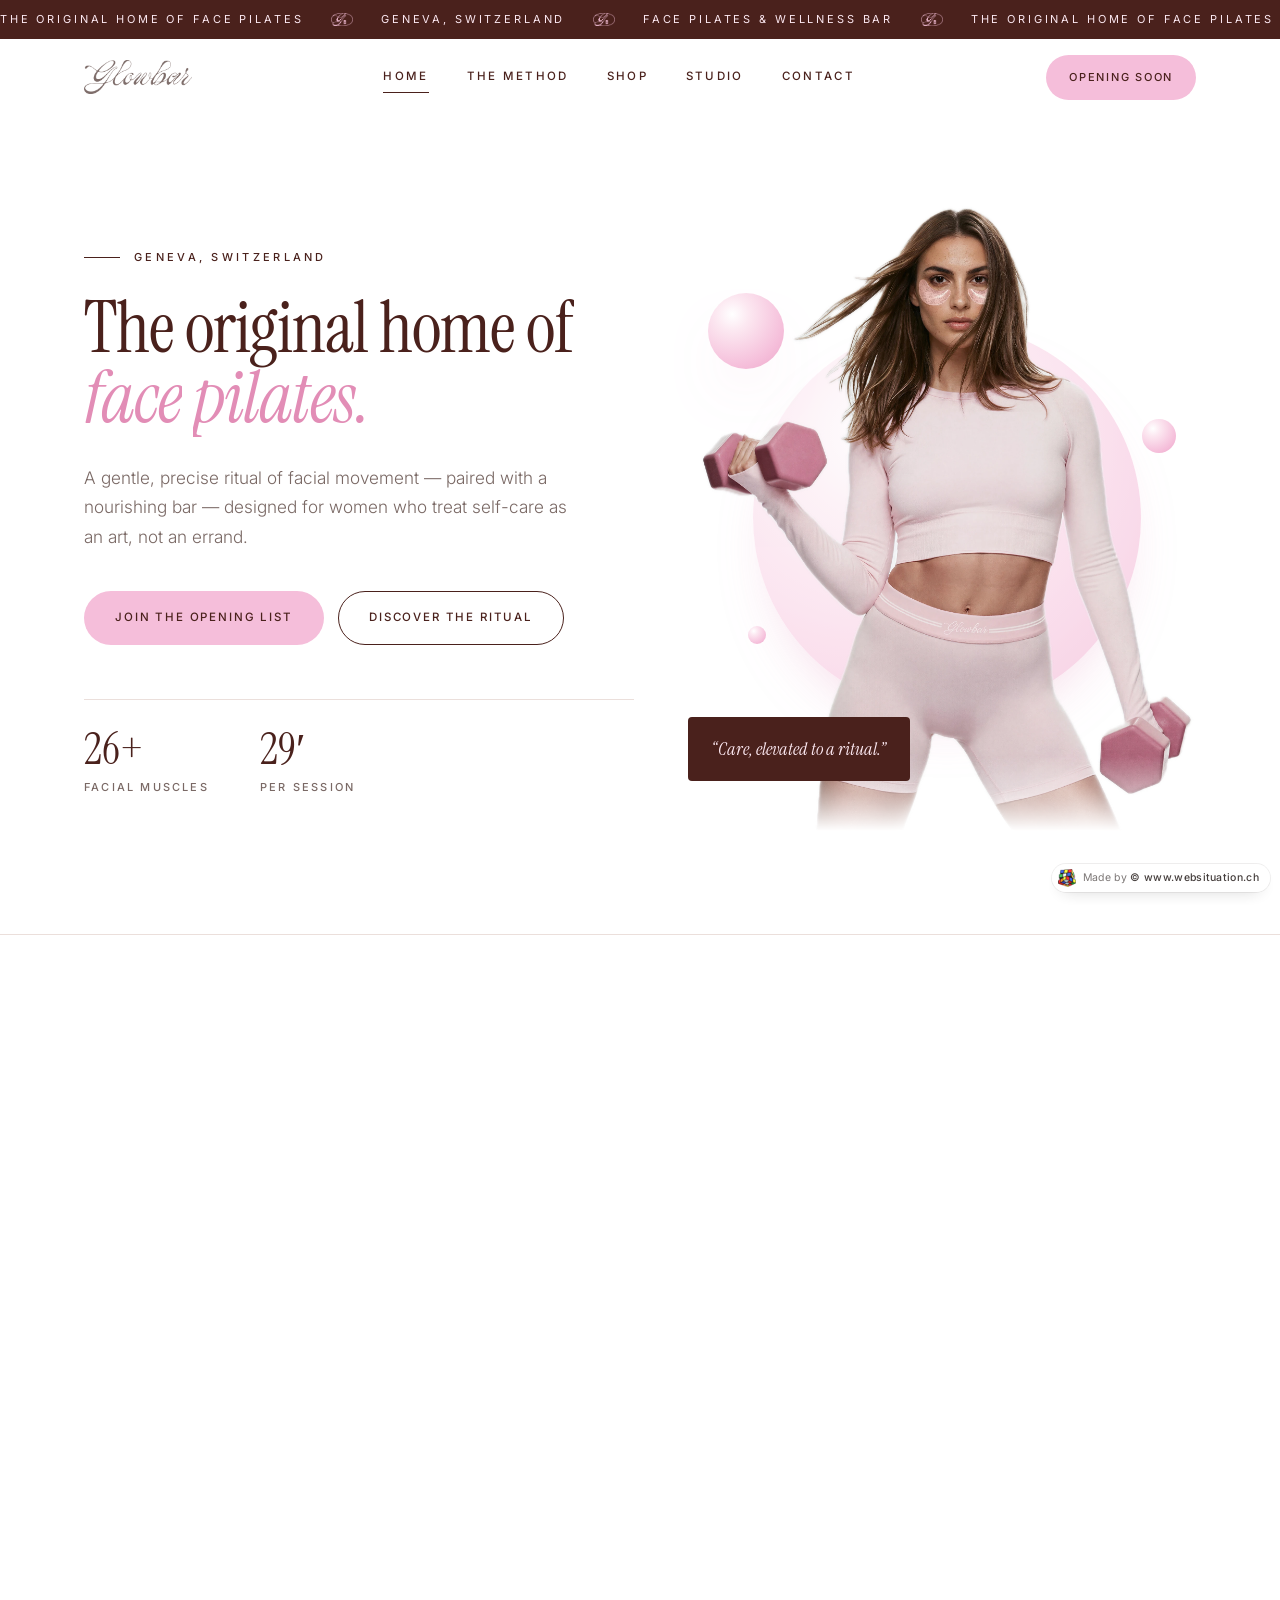
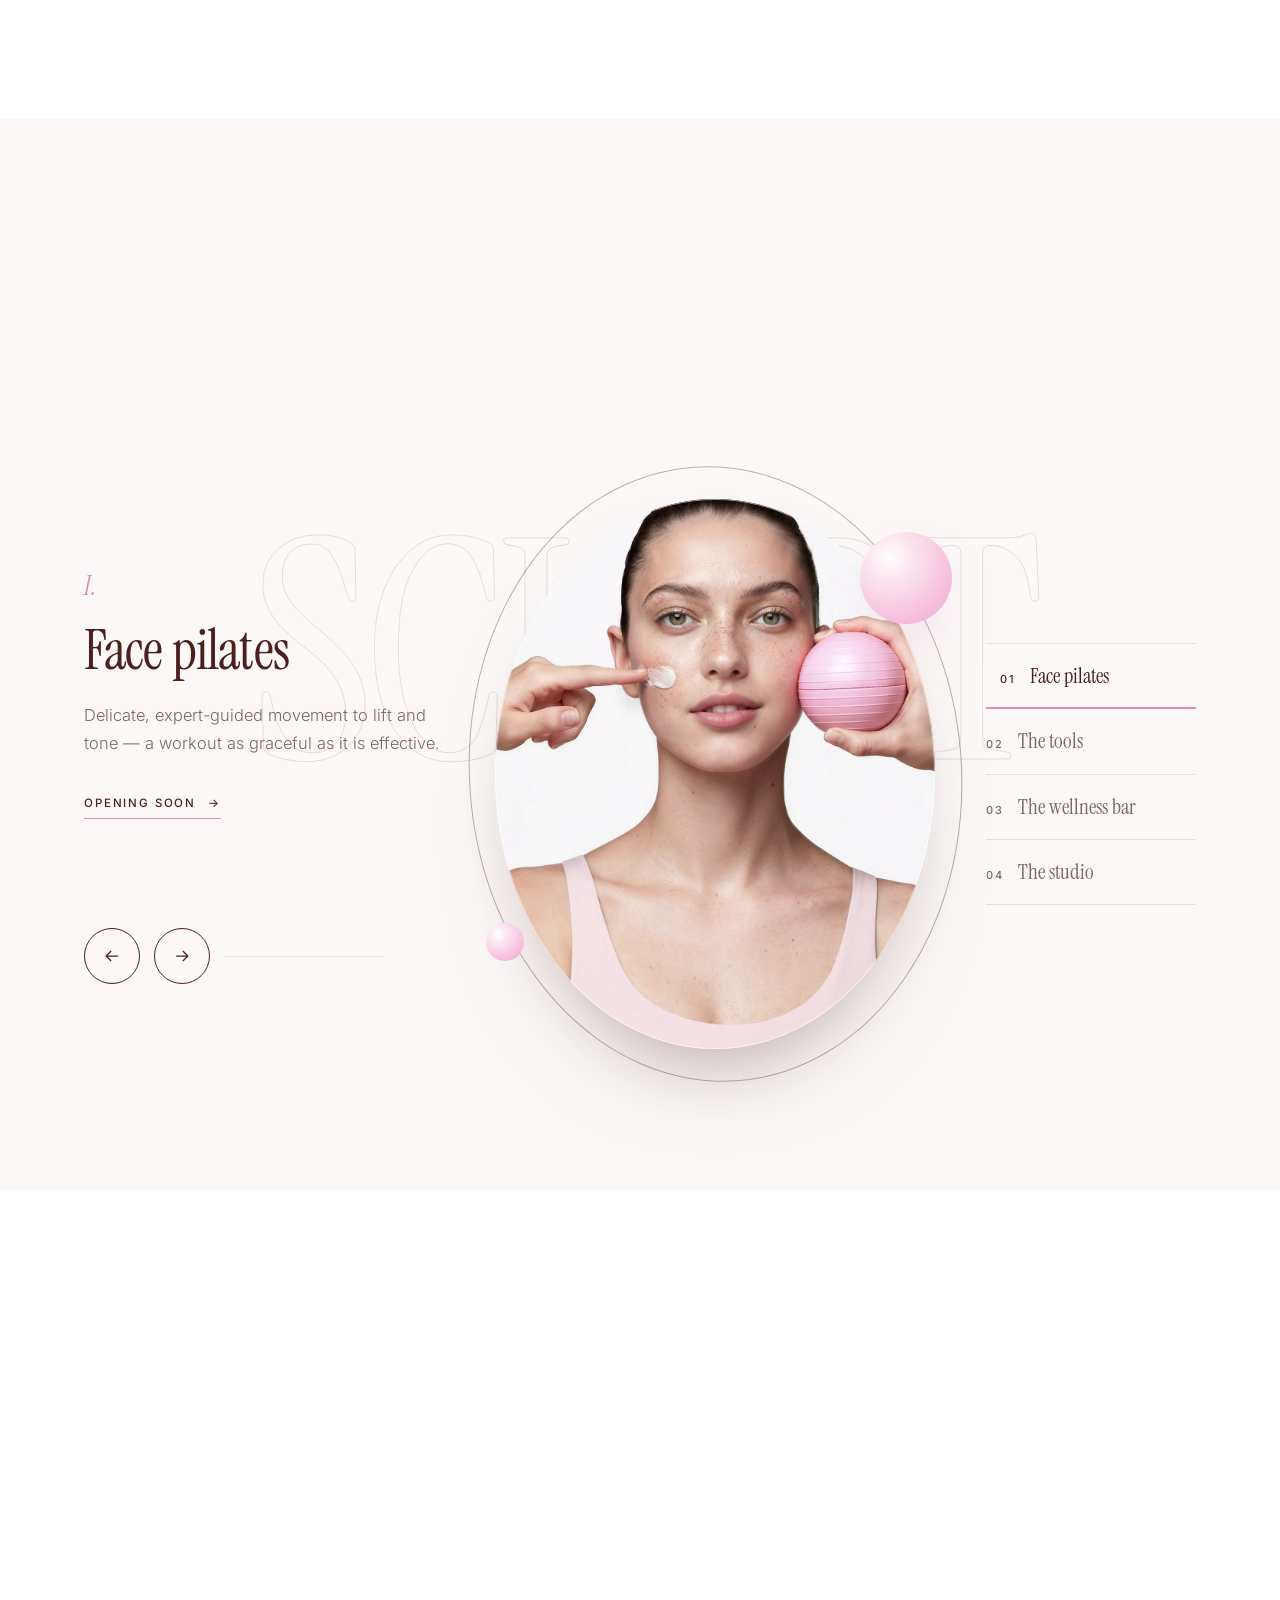
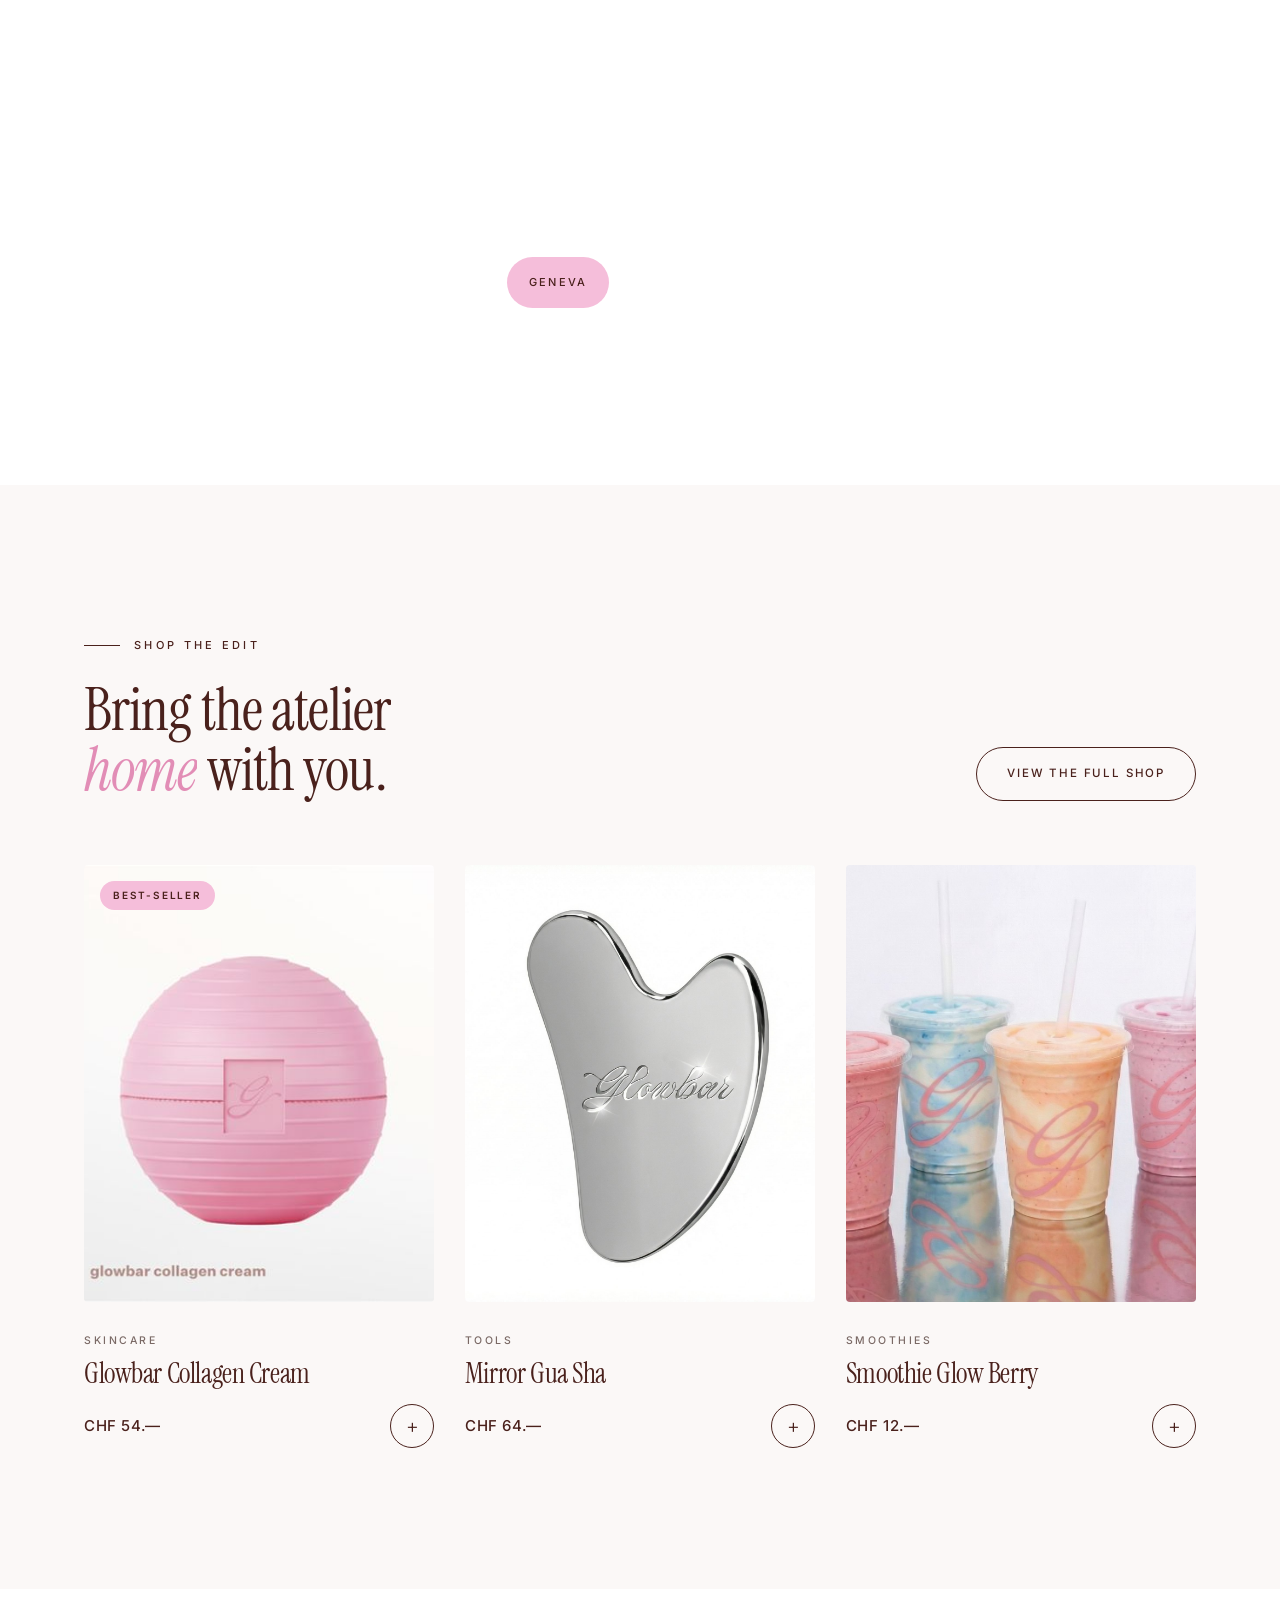
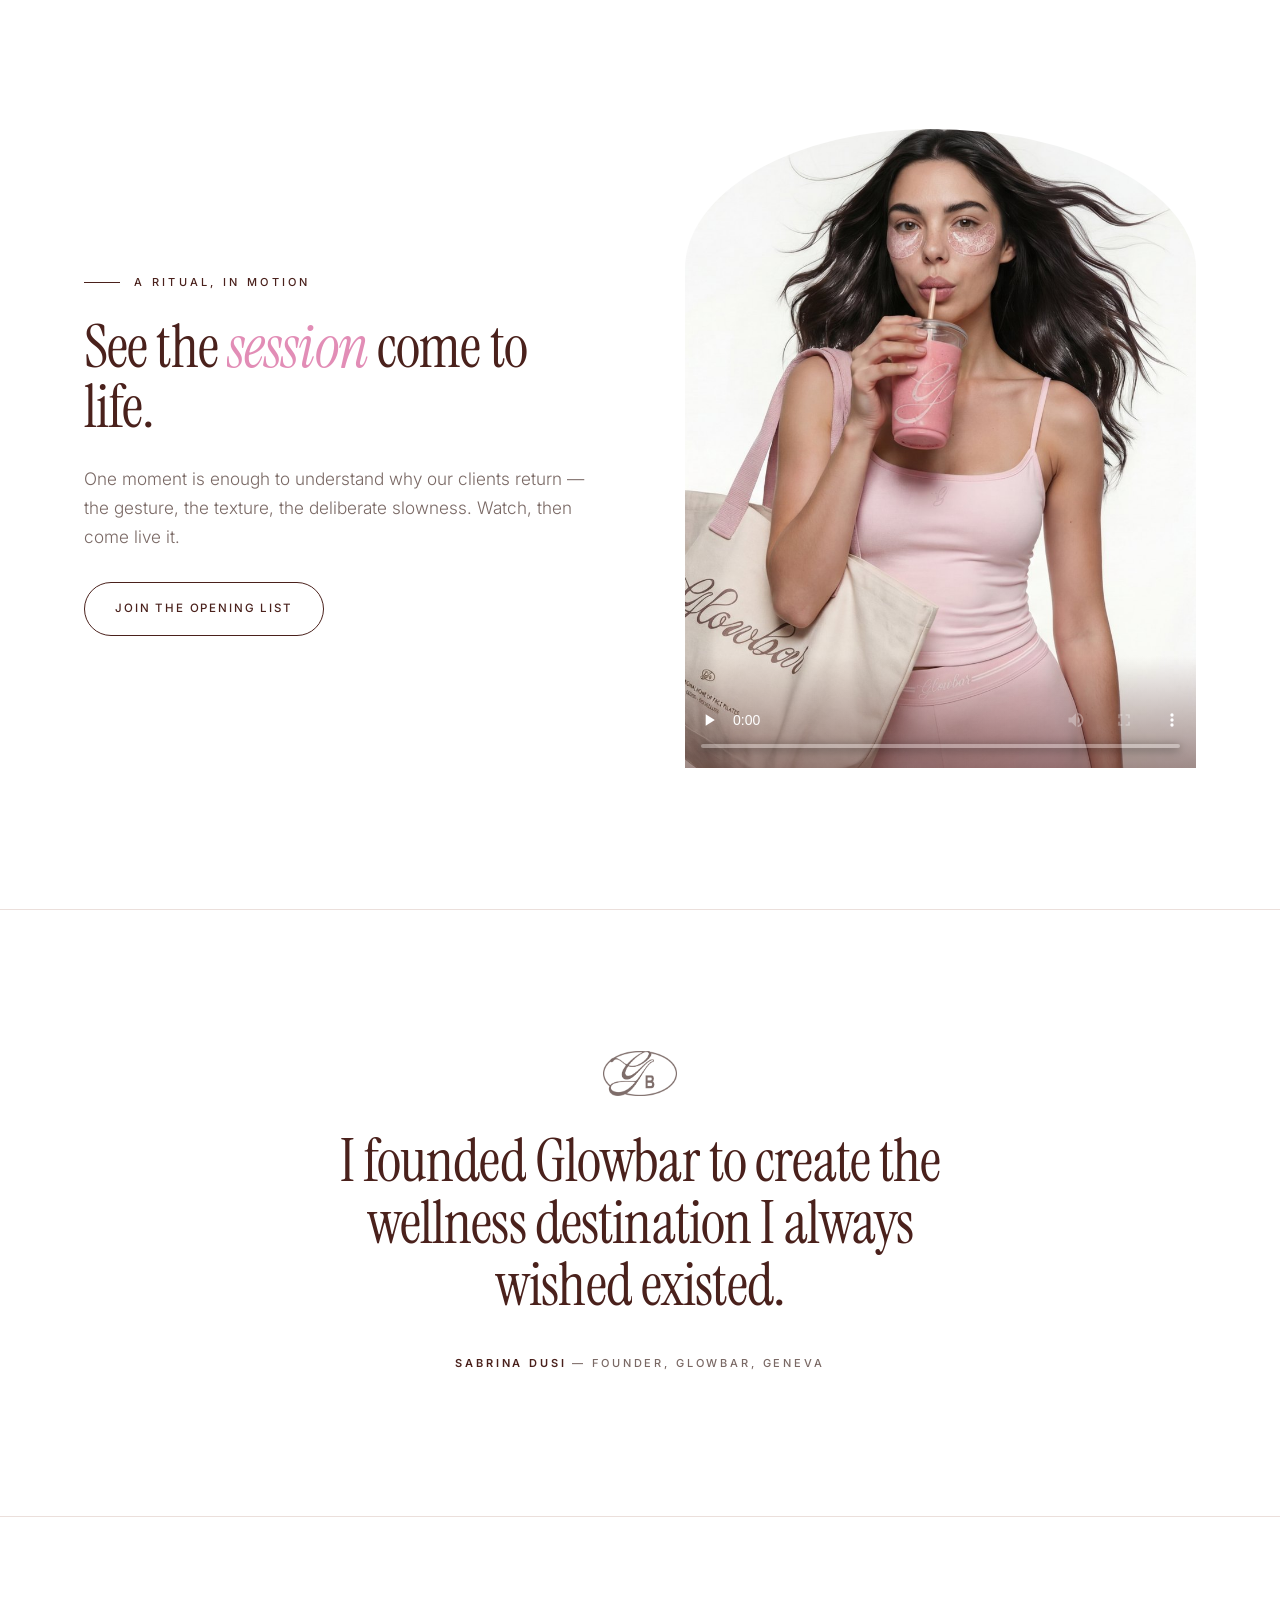
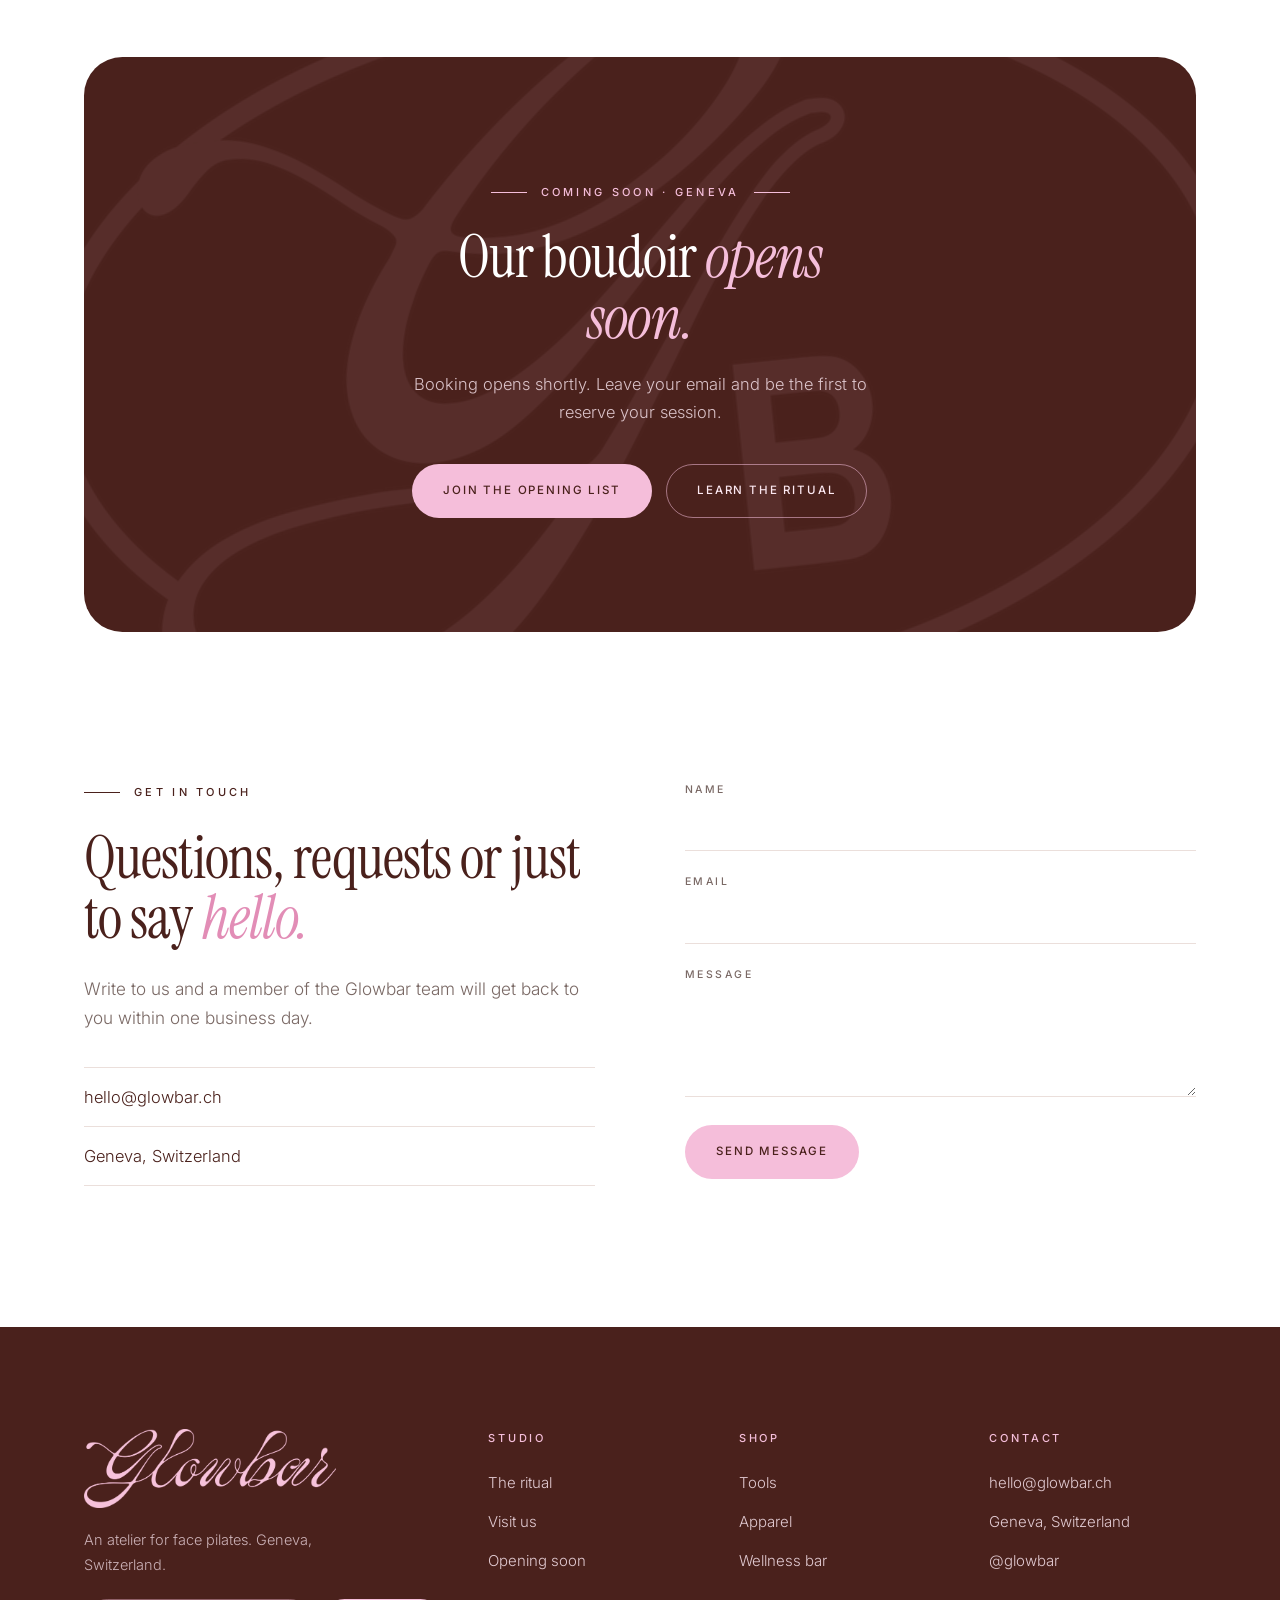
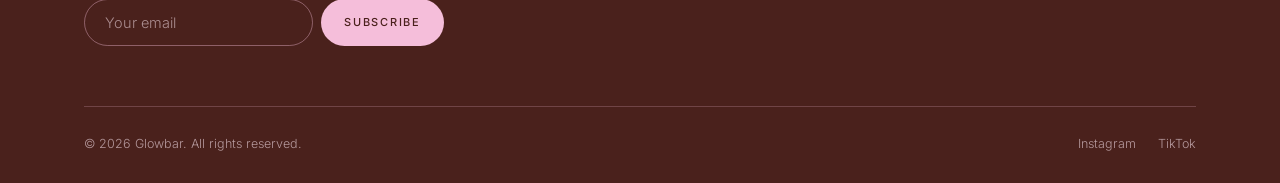
<file: 4-blanc/index.html>
<!DOCTYPE html>
<html lang="en">
<head>
<meta name="robots" content="noindex, nofollow">
<meta charset="UTF-8">
<meta name="viewport" content="width=device-width, initial-scale=1.0">
<title>Glowbar — The Original Home of Face Pilates | Geneva</title>
<meta name="description" content="Glowbar — the original home of face pilates in Geneva. A gentle, precise ritual of facial movement, paired with a nourishing wellness bar.">
<meta name="theme-color" content="#4A211C">
<link rel="preconnect" href="https://fonts.googleapis.com">
<link rel="preconnect" href="https://fonts.gstatic.com" crossorigin>
<link href="https://fonts.googleapis.com/css2?family=Instrument+Serif:ital@0;1&family=Inter:wght@300;400;500;600&display=swap" rel="stylesheet">
<script>
  document.documentElement.classList.add('js');
  try{ if(sessionStorage.getItem('glowbar-v3-seen')) document.documentElement.classList.add('seen'); }catch(e){}
</script>
<link rel="stylesheet" href="styles.css">
<link rel="icon" href="favicon.ico" sizes="any">
<link rel="icon" type="image/png" sizes="32x32" href="favicon-32.png">
<link rel="apple-touch-icon" href="apple-touch-icon.png">
</head>
<body>

<div class="loader" aria-hidden="true"><img src="assets/logos/monogram-pink.png" alt="" width="900" height="542"></div>
<div class="progress" aria-hidden="true"></div>

<div class="strip" aria-hidden="true">
  <div class="strip-track">
    <span>The Original Home of Face Pilates <img src="assets/logos/monogram-pink.png" alt=""> Geneva, Switzerland <img src="assets/logos/monogram-pink.png" alt=""> Face pilates &amp; wellness bar <img src="assets/logos/monogram-pink.png" alt=""></span>
    <span>The Original Home of Face Pilates <img src="assets/logos/monogram-pink.png" alt=""> Geneva, Switzerland <img src="assets/logos/monogram-pink.png" alt=""> Face pilates &amp; wellness bar <img src="assets/logos/monogram-pink.png" alt=""></span>
    <span>The Original Home of Face Pilates <img src="assets/logos/monogram-pink.png" alt=""> Geneva, Switzerland <img src="assets/logos/monogram-pink.png" alt=""> Face pilates &amp; wellness bar <img src="assets/logos/monogram-pink.png" alt=""></span>
    <span>The Original Home of Face Pilates <img src="assets/logos/monogram-pink.png" alt=""> Geneva, Switzerland <img src="assets/logos/monogram-pink.png" alt=""> Face pilates &amp; wellness bar <img src="assets/logos/monogram-pink.png" alt=""></span>
  </div>
</div>

<header class="site-header">
  <nav class="nav" aria-label="Main">
    <a href="index.html" class="nav-logo" aria-label="Glowbar — home"><img src="assets/logos/wordmark-taupe.png" alt="Glowbar" width="1400" height="439"></a>
    <div class="nav-links">
      <a href="index.html" class="active">Home</a>
      <a href="#method">The Method</a>
      <a href="shop.html">Shop</a>
      <a href="#studio">Studio</a>
      <a href="#contact">Contact</a>
    </div>
    <div class="nav-right">
      <a href="#book" class="btn btn-primary btn-sm magnetic">Opening soon</a>
      <button class="nav-toggle" aria-label="Open menu" aria-expanded="false"><span></span><span></span><span></span></button>
    </div>
  </nav>
  <div class="mobile-panel">
    <a href="index.html">Home</a>
    <a href="#method">The Method</a>
    <a href="shop.html">Shop</a>
    <a href="#studio">Studio</a>
    <a href="#contact">Contact</a>
    <a href="#book">Opening soon</a>
  </div>
</header>

<main>

  <!-- HERO -->
  <section class="hero">
    <div class="container hero-grid">
      <div class="hero-copy">
        <span class="eyebrow rv">Geneva, Switzerland</span>
        <h1 data-split>The original home of <em>face pilates.</em></h1>
        <p class="lede rv" style="--d:.35s">A gentle, precise ritual of facial movement — paired with a nourishing bar — designed for women who treat self-care as an art, not an errand.</p>
        <div class="cta-row rv" style="--d:.5s">
          <a href="#book" class="btn btn-primary magnetic">Join the opening list</a>
          <a href="#method" class="btn btn-outline magnetic">Discover the ritual</a>
        </div>
        <div class="hero-meta rv" style="--d:.65s">
          <div><strong data-count="40" data-suffix="+">40+</strong><span>Facial muscles</span></div>
          <div><strong data-count="45" data-suffix="′">45′</strong><span>Per session</span></div>
        </div>
      </div>
      <div class="hero-media">
        <span class="sphere s1" data-speed="-.05"></span>
        <span class="sphere s2" data-speed=".08"></span>
        <span class="sphere s3" data-speed="-.1"></span>
        <span class="sphere s4" data-speed=".05"></span>
        <img class="photo" src="assets/hero-model.webp" alt="Glowbar client holding pink sculpting weights" width="1911" height="2400" fetchpriority="high" decoding="async">
        <div class="hero-quote">“Care, elevated to a ritual.”</div>
      </div>
    </div>
  </section>

  <!-- STATS -->
  <section class="stats">
    <div class="container">
      <div class="stats-head">
        <span class="eyebrow rv">Why the face deserves a workout</span>
        <h2 data-split>Beauty has evolved everywhere except <em>the face.</em></h2>
      </div>
      <div class="stats-row">
        <div class="stat rv">
          <span class="stat-number" data-count="90" data-suffix="%">90%</span>
          <p>of beauty products only treat the surface layer of the skin.</p>
        </div>
        <div class="stat rv" style="--d:.12s">
          <span class="stat-number" data-count="40" data-suffix="+">40+</span>
          <p>facial muscles responsible for lift and tone remain untrained by any dedicated method — until now.</p>
        </div>
        <div class="stat rv" style="--d:.24s">
          <span class="stat-number" data-count="80" data-suffix="%">80%</span>
          <p>of visible aging is driven by tension and circulation, not the skin's surface alone.</p>
        </div>
      </div>
    </div>
  </section>

  <!-- RITUAL SLIDER -->
  <section class="ritual" id="method" aria-roledescription="carousel" aria-label="The Glowbar ritual">
    <div class="ritual-words" aria-hidden="true">
      <span class="ritual-word">Sculpt</span>
      <span class="ritual-word">Glide</span>
      <span class="ritual-word">Glow</span>
      <span class="ritual-word">Studio</span>
    </div>

    <div class="container">
      <div class="ritual-head">
        <div>
          <span class="eyebrow rv">The Glowbar ritual</span>
          <h2 data-split>Four gestures, <em>one</em> philosophy.</h2>
        </div>
        <div class="ritual-count rv" aria-hidden="true"><b data-current>01</b> / <span data-total>04</span></div>
      </div>

      <div class="ritual-grid">
        <div class="ritual-copy">
          <div class="ritual-texts" aria-live="polite">
            <article class="rt" role="group" aria-roledescription="slide" aria-label="1 of 4">
              <span class="roman fade">I.</span>
              <h3 data-split>Face pilates</h3>
              <p class="fade" style="--k:1">Delicate, expert-guided movement to lift and tone — a workout as graceful as it is effective.</p>
              <a href="#book" class="link-arrow fade" style="--k:2">Opening soon <span aria-hidden="true">→</span></a>
            </article>
            <article class="rt" role="group" aria-roledescription="slide" aria-label="2 of 4">
              <span class="roman fade">II.</span>
              <h3 data-split>The tools</h3>
              <p class="fade" style="--k:1">Rose quartz, mirror steel and the sculpting ball — precise instruments that extend the ritual at home.</p>
              <a href="shop.html" class="link-arrow fade" style="--k:2">Shop the tools <span aria-hidden="true">→</span></a>
            </article>
            <article class="rt" role="group" aria-roledescription="slide" aria-label="3 of 4">
              <span class="roman fade">III.</span>
              <h3 data-split>The wellness bar</h3>
              <p class="fade" style="--k:1">Glow-optimised blends, poured to nourish your radiance from within, after every session.</p>
              <a href="shop.html" class="link-arrow fade" style="--k:2">See the blends <span aria-hidden="true">→</span></a>
            </article>
            <article class="rt" role="group" aria-roledescription="slide" aria-label="4 of 4">
              <span class="roman fade">IV.</span>
              <h3 data-split>A moment, just for you</h3>
              <p class="fade" style="--k:1">An intimate studio designed as a quiet retreat — a pause between the world and home.</p>
              <a href="#studio" class="link-arrow fade" style="--k:2">Step inside <span aria-hidden="true">→</span></a>
            </article>
          </div>
          <div class="ritual-controls">
            <button class="rc-btn" data-prev aria-label="Previous slide"><svg viewBox="0 0 24 24"><path d="M19 12H5M11 6l-6 6 6 6"/></svg></button>
            <button class="rc-btn" data-next aria-label="Next slide"><svg viewBox="0 0 24 24"><path d="M5 12h14M13 6l6 6-6 6"/></svg></button>
            <div class="rc-bar" aria-hidden="true"><i></i></div>
          </div>
        </div>

        <div class="ritual-stage" tabindex="0" aria-label="Drag or use the arrow keys to browse the ritual">
          <div class="ritual-ring" aria-hidden="true"></div>
          <div class="ritual-frame">
            <div class="ri" data-shape="50%"><img src="assets/treatment-ball.jpg" alt="Facial sculpting tool applied to the cheek" draggable="false"></div>
            <div class="ri" data-shape="50% 50% 2% 2% / 40% 40% 2% 2%"><img src="assets/tools-flatlay.jpg" alt="Glowbar headband, sculpting ball and mirror gua sha" draggable="false" style="object-position:50% 70%"></div>
            <div class="ri" data-shape="50% / 40%"><img src="assets/smoothie-pour.jpg" alt="A Glowbar smoothie being poured" draggable="false"></div>
            <div class="ri" data-shape="58% 42% 52% 48% / 44% 56% 44% 56%"><img src="assets/studio-interior.jpg" alt="Glowbar studio interior" draggable="false"></div>
          </div>
          <span class="sphere o1" aria-hidden="true"></span>
          <span class="sphere o2" aria-hidden="true"></span>
          <div class="ritual-cursor" aria-hidden="true">Drag</div>
        </div>

        <ol class="ritual-index">
          <li><button class="ri-btn"><small>01</small>Face pilates</button></li>
          <li><button class="ri-btn"><small>02</small>The tools</button></li>
          <li><button class="ri-btn"><small>03</small>The wellness bar</button></li>
          <li><button class="ri-btn"><small>04</small>The studio</button></li>
        </ol>
      </div>
    </div>
  </section>

  <!-- STUDIO -->
  <section class="section" id="studio">
    <div class="container">
      <div class="split">
        <div class="split-media">
          <div class="frame px mask-img"><img src="assets/wellness-counter.jpg" alt="Glowbar wellness bar counter with neon signage, smoothies and fresh ingredients" loading="lazy" decoding="async"></div>
          <span class="tag">Geneva</span>
        </div>
        <div class="split-copy">
          <span class="eyebrow rv">Step inside</span>
          <h2 data-split>A studio dressed like a <em>boudoir.</em></h2>
          <p class="lede rv" style="--d:.2s">Soft light, warm blush tones and heated treatment chairs — every detail composed for a moment of quiet indulgence.</p>
          <ul class="checks rv" style="--d:.3s">
            <li>Private treatment chairs, heated &amp; upholstered</li>
            <li>A dedicated bar for pre &amp; post-session blends</li>
            <li>Intimate class sizes, led by our master practitioners</li>
          </ul>
          <div class="cta-row rv" style="--d:.4s"><a href="#book" class="btn btn-primary magnetic">Join the opening list</a></div>
        </div>
      </div>
    </div>
  </section>

  <!-- SHOP PREVIEW -->
  <section class="section section-paper">
    <div class="container">
      <div class="shop-head">
        <div>
          <span class="eyebrow rv">Shop the edit</span>
          <h2 data-split>Bring the atelier <em>home</em> with you.</h2>
        </div>
        <a href="shop.html" class="btn btn-outline magnetic rv">View the full shop</a>
      </div>
      <div class="cards">
        <a href="shop.html" class="card rv">
          <div class="card-media"><span class="card-tag">Best-seller</span><img src="assets/product-collagen-cream.jpg" alt="Glowbar Collagen Cream" loading="lazy" width="402" height="476"></div>
          <div class="card-body"><span class="cat">Skincare</span><h3>Glowbar Collagen Cream</h3><div class="card-row"><span class="price">CHF 54.—</span><span class="add" aria-hidden="true">+</span></div></div>
        </a>
        <a href="shop.html" class="card rv" style="--d:.12s">
          <div class="card-media"><img src="assets/product-tools-set.jpg" alt="Mirror gua sha engraved Glowbar" loading="lazy" width="800" height="800"></div>
          <div class="card-body"><span class="cat">Tools</span><h3>Mirror Gua Sha</h3><div class="card-row"><span class="price">CHF 64.—</span><span class="add" aria-hidden="true">+</span></div></div>
        </a>
        <a href="shop.html" class="card rv" style="--d:.24s">
          <div class="card-media"><img src="assets/product-smoothie-lineup.jpg" alt="Glowbar glow smoothie range" loading="lazy" width="800" height="447" style="object-position:40% 50%"></div>
          <div class="card-body"><span class="cat">Smoothies</span><h3>Smoothie Glow Berry</h3><div class="card-row"><span class="price">CHF 12.—</span><span class="add" aria-hidden="true">+</span></div></div>
        </a>
      </div>
    </div>
  </section>

  <!-- VIDEO -->
  <section class="section">
    <div class="container">
      <div class="split reverse">
        <div class="split-media">
          <div class="video-frame">
            <video controls preload="none" poster="assets/campaign-smoothie-tote.jpg" playsinline aria-label="Glowbar — discover the ritual in motion">
              <source src="assets/video/glow-ritual-2.mp4" type="video/mp4">
            </video>
          </div>
        </div>
        <div class="split-copy">
          <span class="eyebrow rv">A ritual, in motion</span>
          <h2 data-split>See the <em>session</em> come to life.</h2>
          <p class="lede rv" style="--d:.2s">One moment is enough to understand why our clients return — the gesture, the texture, the deliberate slowness. Watch, then come live it.</p>
          <div class="cta-row rv" style="--d:.3s"><a href="#book" class="btn btn-outline magnetic">Join the opening list</a></div>
        </div>
      </div>
    </div>
  </section>

  <!-- QUOTE -->
  <section class="quote">
    <div class="container">
      <img class="rv" src="assets/logos/monogram-taupe.png" alt="" width="900" height="542">
      <blockquote data-split>I founded Glowbar to create the wellness destination I always wished existed.</blockquote>
      <cite class="rv" style="--d:.3s"><b>Sabrina Dusi</b> — Founder, Glowbar, Geneva</cite>
    </div>
  </section>

  <!-- BOOK -->
  <section class="section on-brown" id="book" style="padding-bottom:0">
    <div class="container">
      <div class="band rv">
        <img class="bg-logo" src="assets/logos/monogram-pink.png" alt="" width="900" height="542">
        <span class="eyebrow center">Coming soon · Geneva</span>
        <h2>Our boudoir <em>opens soon.</em></h2>
        <p>Booking opens shortly. Leave your email and be the first to reserve your session.</p>
        <div class="cta-row">
          <a href="#newsletter" class="btn btn-light magnetic">Join the opening list</a>
          <a href="#method" class="btn btn-ghost-light magnetic">Learn the ritual</a>
        </div>
      </div>
    </div>
  </section>

  <!-- CONTACT -->
  <section class="section" id="contact">
    <div class="container">
      <div class="split">
        <div class="split-copy">
          <span class="eyebrow rv">Get in touch</span>
          <h2 data-split>Questions, requests or just to say <em>hello.</em></h2>
          <p class="lede rv" style="--d:.2s; margin-bottom:34px">Write to us and a member of the Glowbar team will get back to you within one business day.</p>
          <ul class="contact-list rv" style="--d:.3s">
            <li><a href="mailto:hello@glowbar.ch">hello@glowbar.ch</a></li>
            <li>Geneva, Switzerland</li>
          </ul>
        </div>
        <div class="rv" style="--d:.15s">
          <form class="contact-form" data-form>
            <label>Name<input type="text" name="name" autocomplete="name" required></label>
            <label>Email<input type="email" name="email" autocomplete="email" required></label>
            <label>Message<textarea name="message" rows="4" required></textarea></label>
            <button type="submit" class="btn btn-primary magnetic">Send message</button>
          </form>
          <p class="form-note" hidden>Thank you — we'll be in touch within one business day.</p>
        </div>
      </div>
    </div>
  </section>

</main>

<footer>
  <div class="container">
    <div class="footer-top">
      <div class="footer-brand">
        <img src="assets/logos/wordmark-pink.png" alt="Glowbar" width="1400" height="439" loading="lazy">
        <p>An atelier for face pilates. Geneva, Switzerland.</p>
        <form class="newsletter-form" id="newsletter" data-form>
          <label class="sr-only" for="newsletter-email">Email address</label>
          <input type="email" id="newsletter-email" name="email" placeholder="Your email" autocomplete="email" required>
          <button type="submit" class="btn btn-light btn-sm">Subscribe</button>
        </form>
        <p class="form-note" hidden>You're on the list — welcome to the glow.</p>
      </div>
      <div class="footer-col">
        <h4>Studio</h4>
        <ul>
          <li><a href="#method">The ritual</a></li>
          <li><a href="#studio">Visit us</a></li>
          <li><a href="#book">Opening soon</a></li>
        </ul>
      </div>
      <div class="footer-col">
        <h4>Shop</h4>
        <ul>
          <li><a href="shop.html">Tools</a></li>
          <li><a href="shop.html">Apparel</a></li>
          <li><a href="shop.html">Wellness bar</a></li>
        </ul>
      </div>
      <div class="footer-col">
        <h4>Contact</h4>
        <ul>
          <li><a href="mailto:hello@glowbar.ch">hello@glowbar.ch</a></li>
          <li><a href="#contact">Geneva, Switzerland</a></li>
          <li><a href="#">@glowbar</a></li>
        </ul>
      </div>
    </div>
    <div class="footer-bottom">
      <span>© 2026 Glowbar. All rights reserved.</span>
      <div class="footer-social"><a href="#">Instagram</a><a href="#">TikTok</a></div>
    </div>
  </div>
</footer>

<script src="assets/lenis.min.js"></script>
<script src="script.js"></script>
<style>
.ws-mark{position:fixed;right:10px;bottom:8px;z-index:140;display:inline-flex;align-items:center;gap:7px;padding:5px 11px 5px 6px;border-radius:999px;
  background:rgba(255,255,255,.78);-webkit-backdrop-filter:blur(8px);backdrop-filter:blur(8px);box-shadow:0 0 0 1px rgba(40,30,28,.08),0 6px 18px -10px rgba(0,0,0,.35);
  color:#2b2321;font:500 10.5px/1 Inter,system-ui,-apple-system,sans-serif;letter-spacing:.03em;text-decoration:none;opacity:.88;transition:opacity .3s,transform .4s cubic-bezier(.16,.8,.3,1)}
.ws-mark:hover,.ws-mark:focus-visible{opacity:1;transform:translateY(-2px)}
.ws-mark img{width:18px;height:18px;display:block;flex:none}
.ws-mark b{font-weight:400;opacity:.7}
@media (max-width:560px){.ws-mark b{display:none}.ws-mark{right:8px;bottom:6px}}
@media print{.ws-mark{display:none}}
</style>
<a class="ws-mark" href="https://www.websituation.ch" target="_blank" rel="noopener" aria-label="Made by Websituation, www.websituation.ch"><img src="assets/websituation-cube.png" alt="" width="18" height="18"><span><b>Made by </b>© www.websituation.ch</span></a>
</body>
</html>
</file>
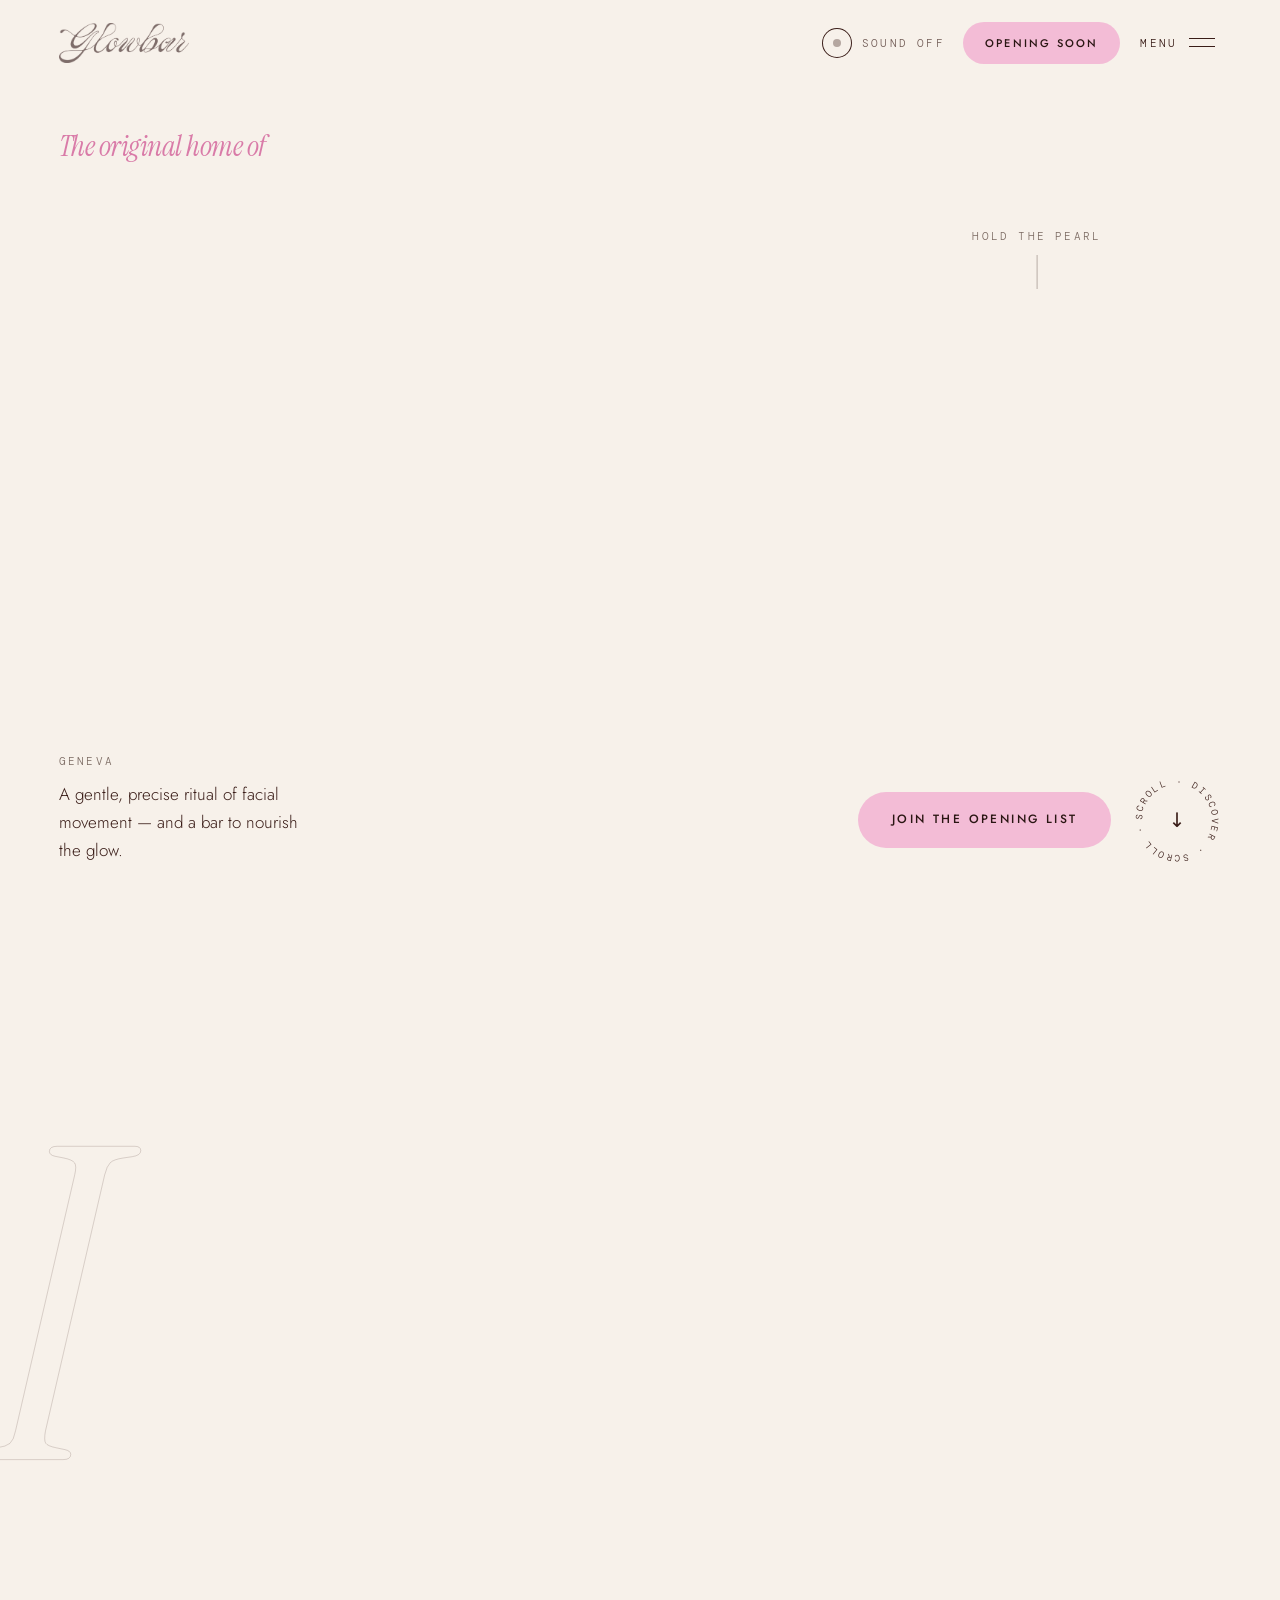
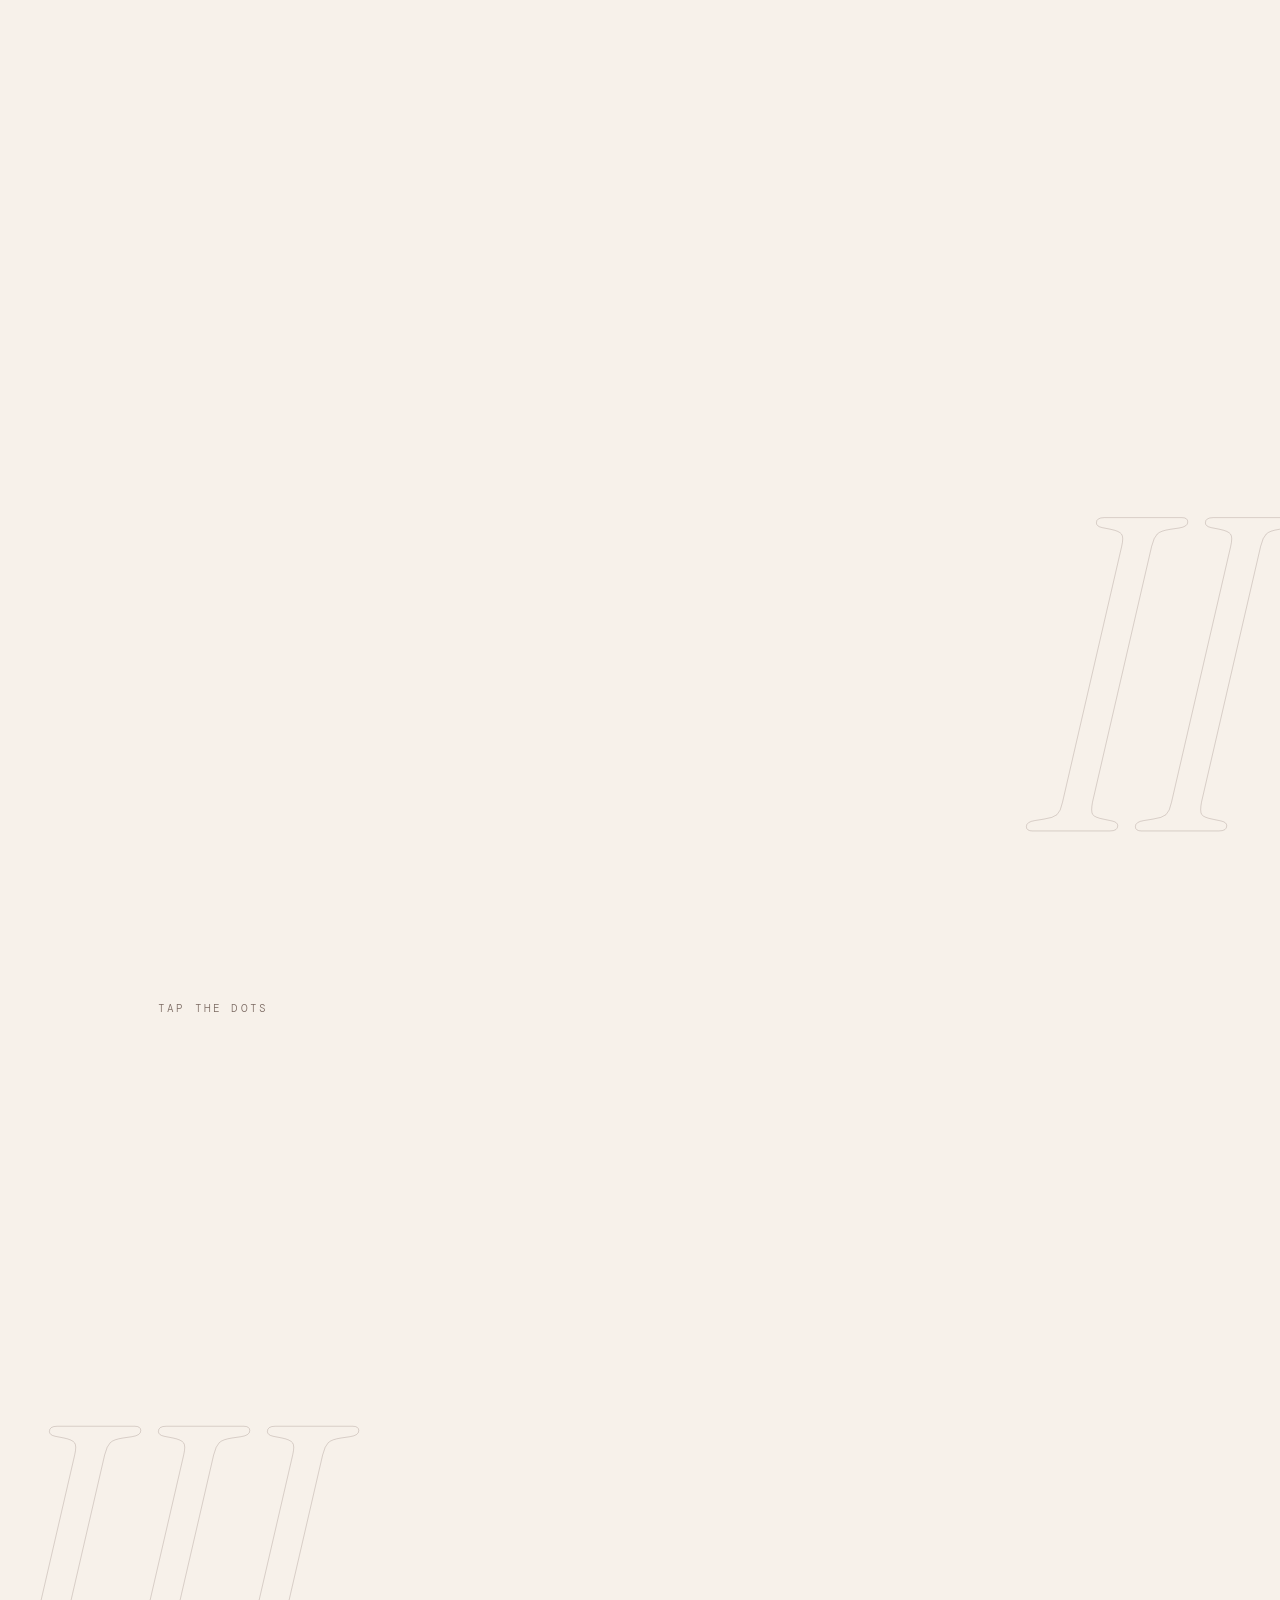
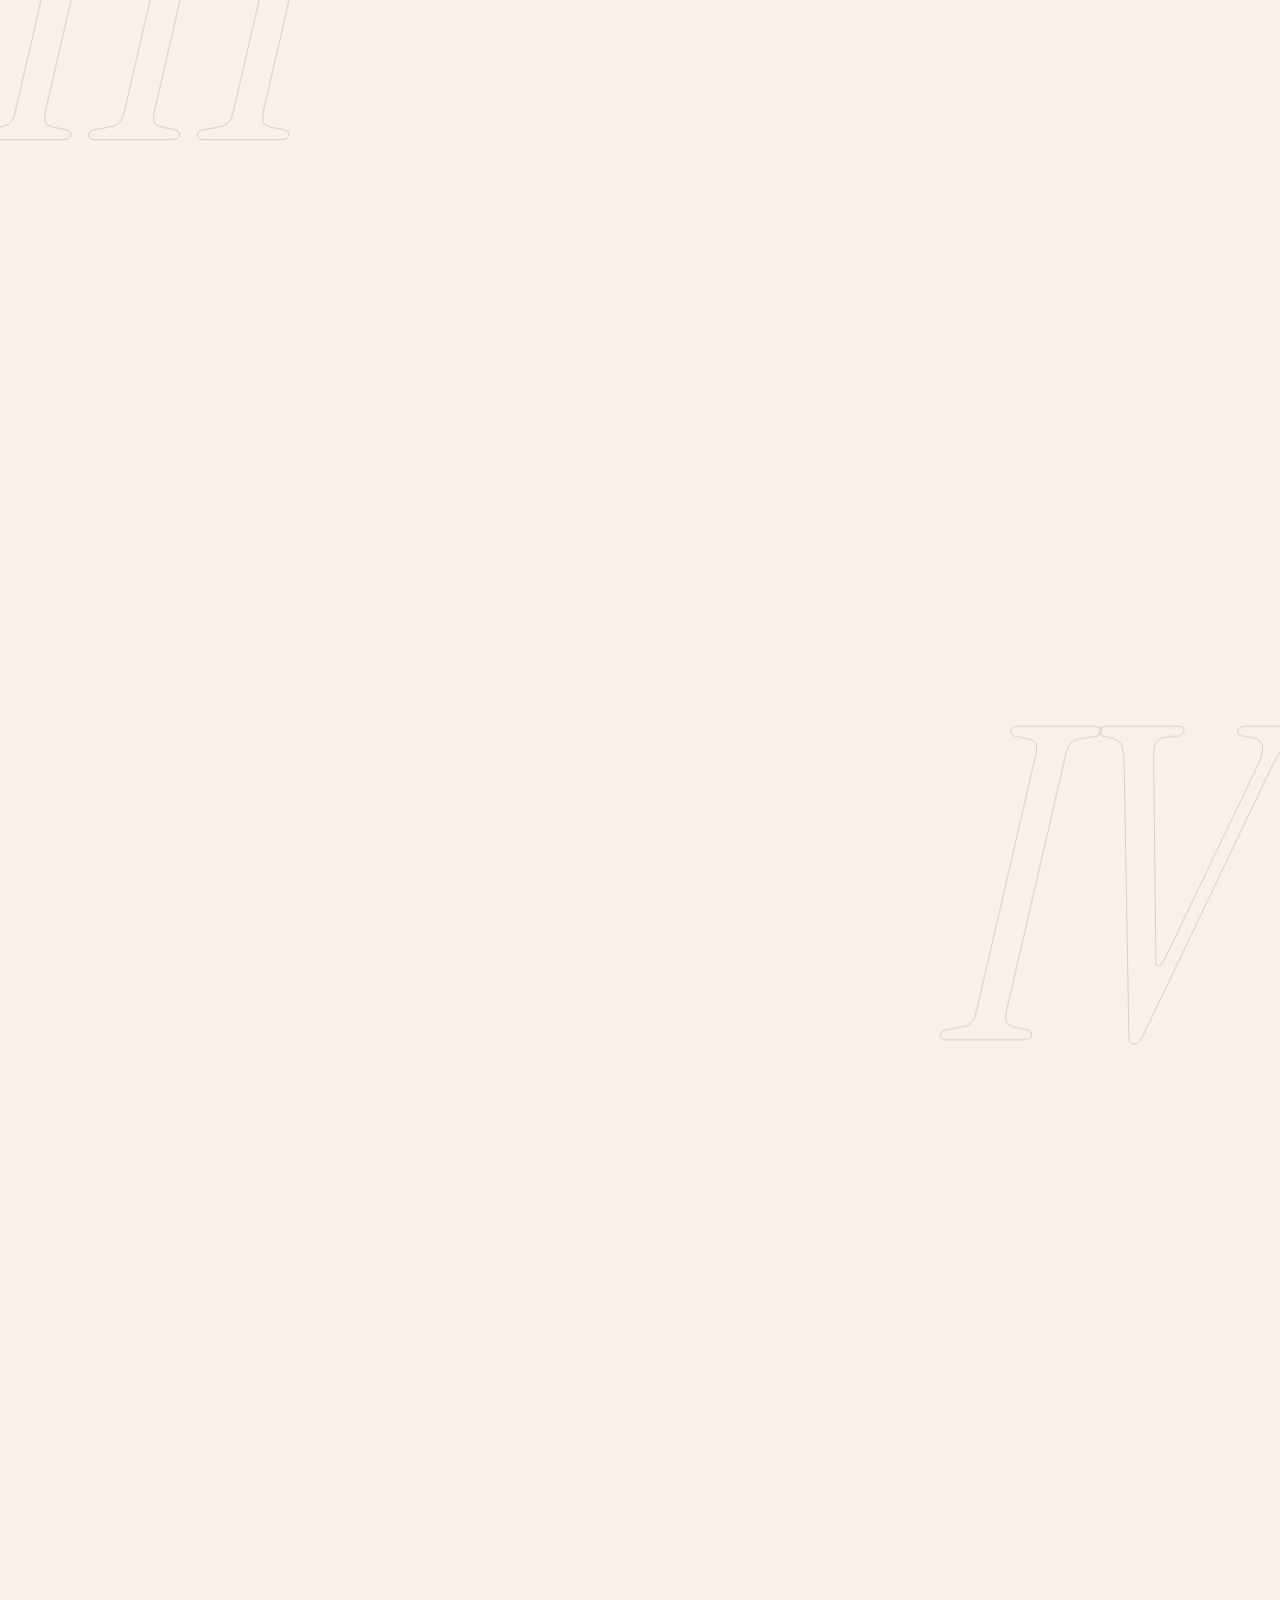
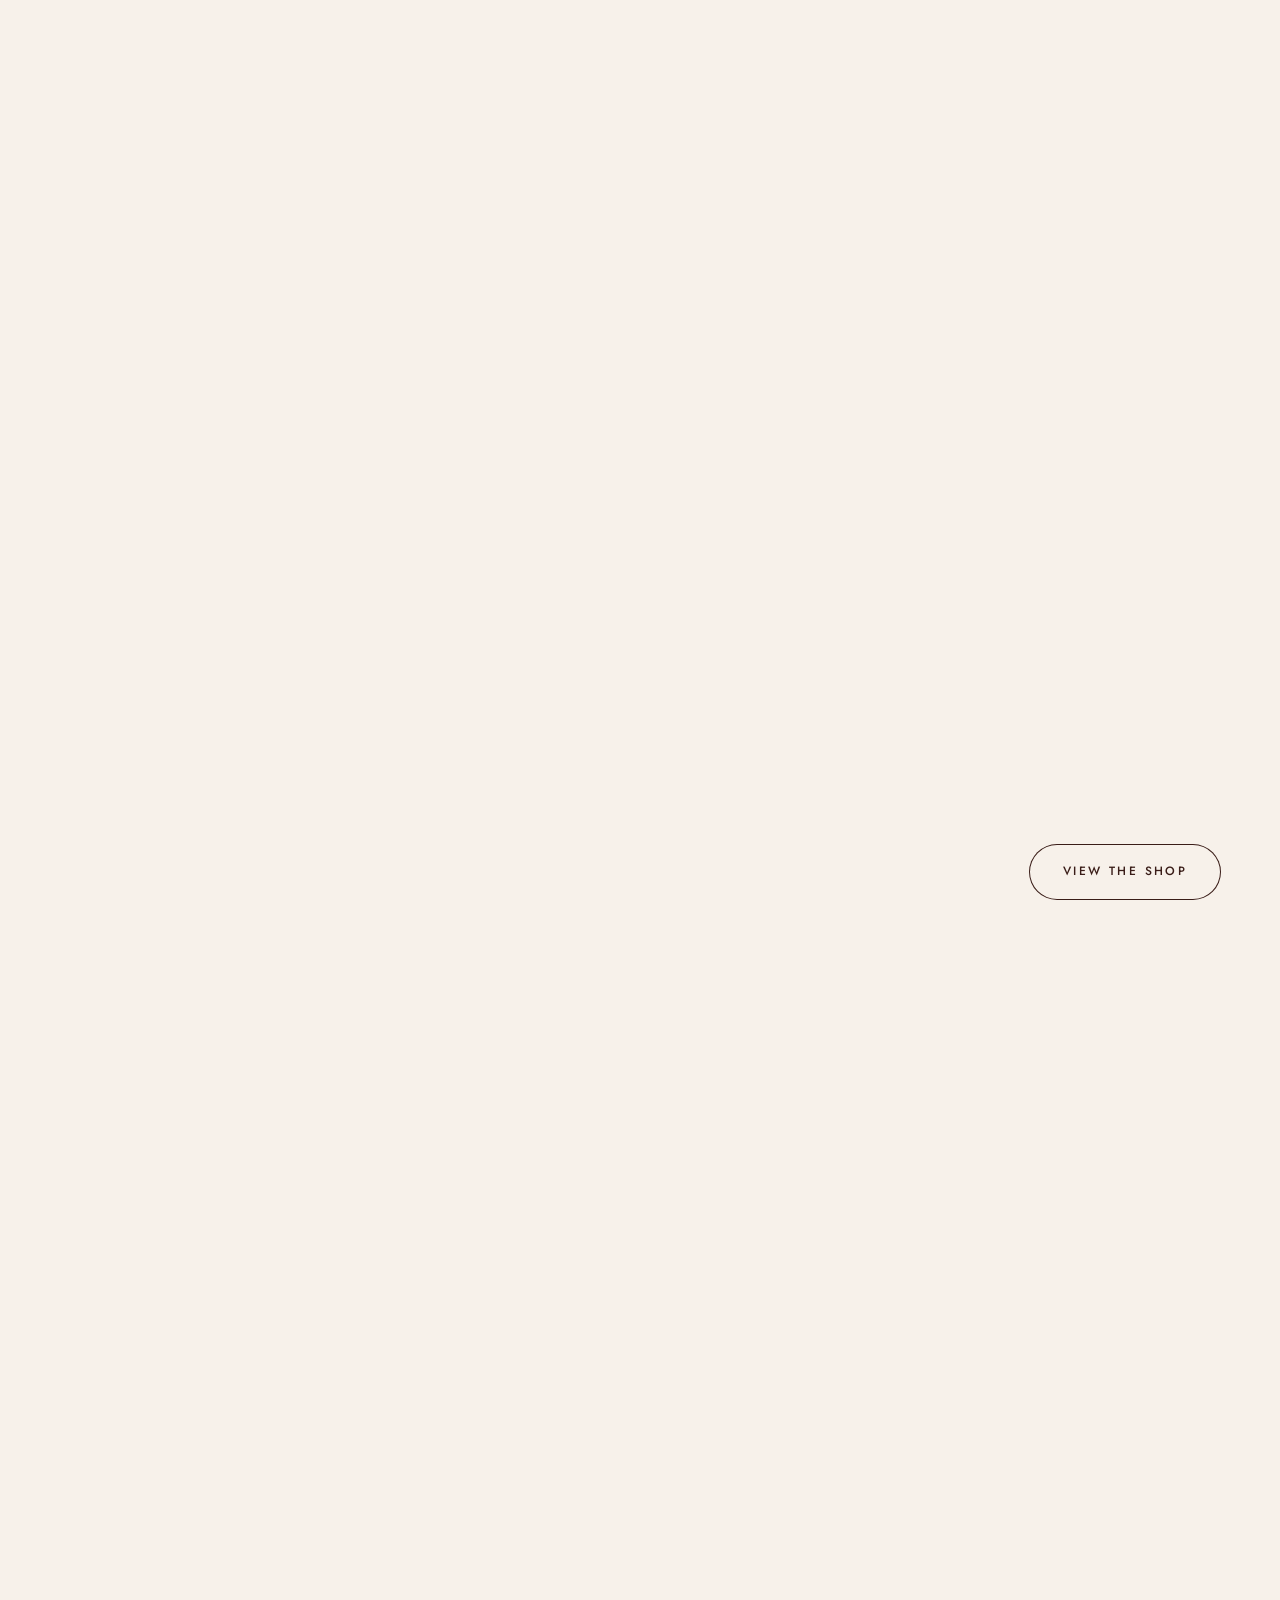
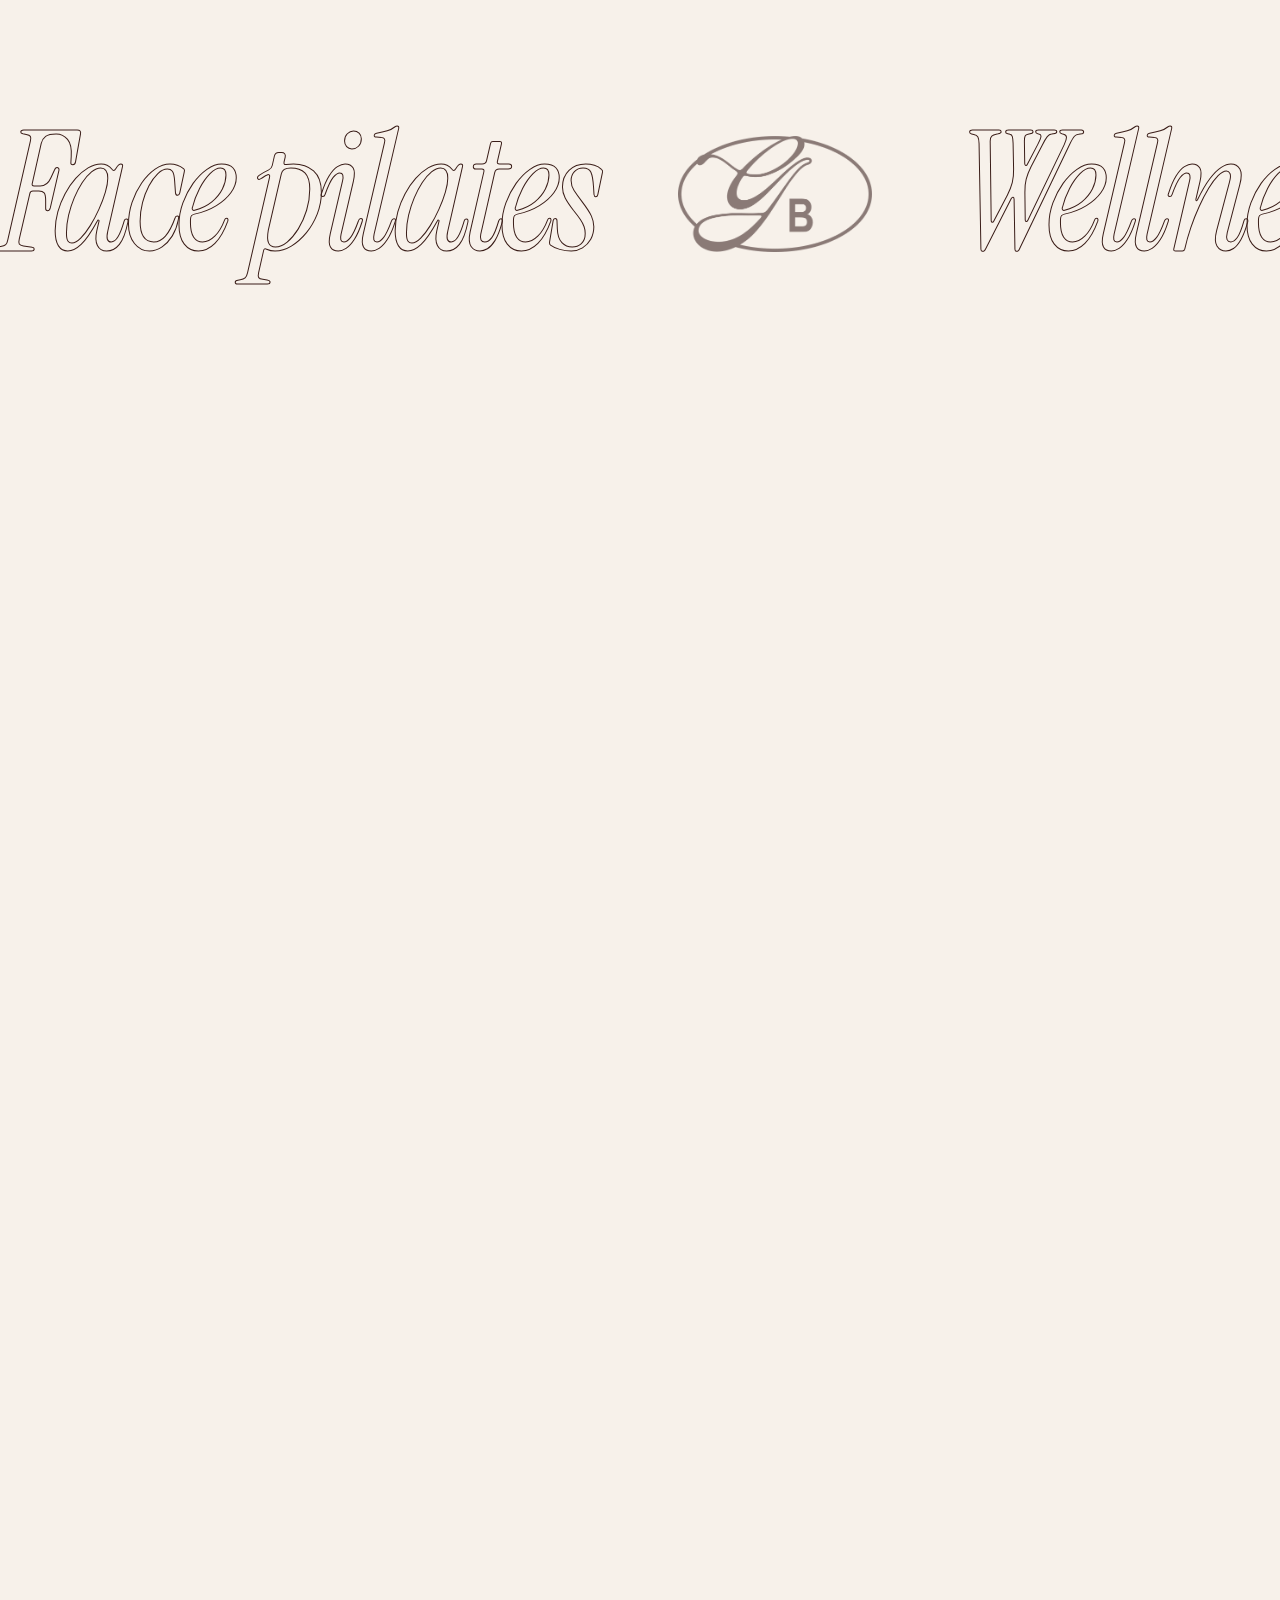
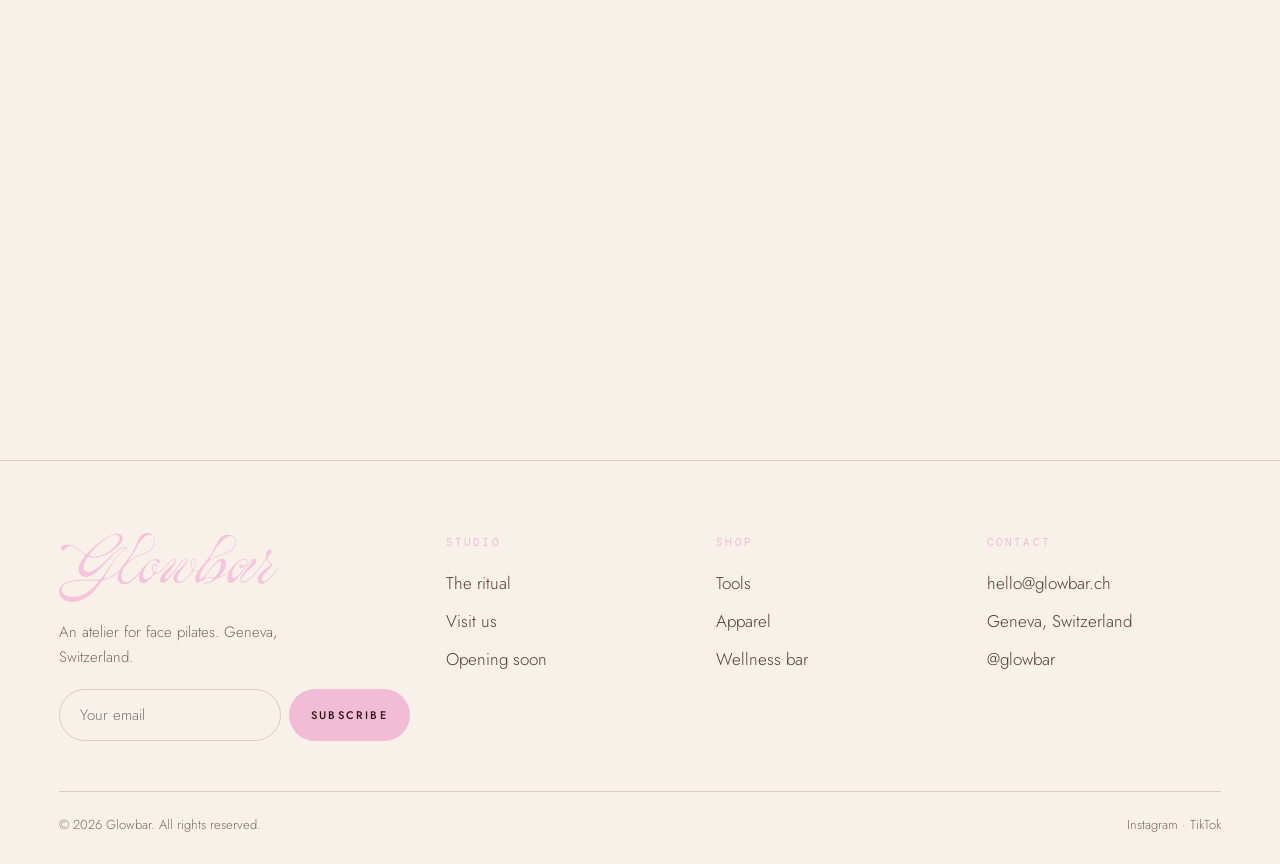
<file: v1/index.html>
<!DOCTYPE html>
<html lang="en">
<head>
<meta name="robots" content="noindex, nofollow">
<meta charset="UTF-8">
<meta name="viewport" content="width=device-width, initial-scale=1.0, viewport-fit=cover">
<title>Glowbar — The Original Home of Face Pilates | Geneva</title>
<meta name="description" content="Glowbar — the original home of face pilates in Geneva. A gentle, precise ritual of facial movement, and a wellness bar to nourish the glow.">
<meta name="theme-color" content="#F7F1EA">
<link rel="icon" href="assets/logos/monogram-taupe.png">
<link rel="preload" as="image" href="assets/hero-model.webp" type="image/webp">
<link rel="preconnect" href="https://fonts.googleapis.com">
<link rel="preconnect" href="https://fonts.gstatic.com" crossorigin>
<link href="https://fonts.googleapis.com/css2?family=DM+Mono&family=Instrument+Serif:ital@0;1&family=Jost:wght@300;400;500&display=swap" rel="stylesheet">
<script>
  document.documentElement.classList.add('js');
  try{ if(sessionStorage.getItem('glowbar-v4-seen')) document.documentElement.classList.add('seen'); }catch(e){}
</script>
<link rel="stylesheet" href="styles.css">
</head>
<body data-theme="light">

<div class="loader" aria-hidden="true">
  <div class="lp"></div>
  <div class="loader-word"><span>Breathe in</span><span>Lift</span><span>Glow</span></div>
  <span class="loader-count mono">00</span>
</div>
<div class="cursor" aria-hidden="true"></div>
<canvas id="pearl" aria-hidden="true"></canvas>

<header class="nav">
  <a href="index.html" class="brand" aria-label="Glowbar — home">
    <img class="logo-light" src="assets/logos/wordmark-taupe.png" alt="Glowbar" width="1400" height="439">
    <img class="logo-dark" src="assets/logos/wordmark-pink.png" alt="" width="1400" height="439">
  </a>
  <div class="nav-right">
    <button class="sound mono" aria-pressed="false" aria-label="Toggle sound"><i></i><span>Sound off</span></button>
    <a href="#book" class="btn btn-sm" data-magnetic>Opening soon</a>
    <button class="menu-btn mono" aria-expanded="false" aria-controls="menu"><span>Menu</span><i></i></button>
  </div>
</header>

<nav class="menu" id="menu" aria-label="Main">
  <ol>
    <li><a href="#ritual"><small>01</small>The ritual</a></li>
    <li><a href="#studio"><small>02</small>The studio</a></li>
    <li><a href="shop.html"><small>03</small>The shop</a></li>
    <li><a href="#book"><small>04</small>Opening soon</a></li>
  </ol>
  <div class="menu-foot mono"><span>Geneva, Switzerland</span><a href="mailto:hello@glowbar.ch">hello@glowbar.ch</a></div>
</nav>


<main>

  <!-- HERO -->
  <section class="hero" data-sec data-theme="light">
    <i class="anchor a-hero" data-pearl data-r="17" data-rm="26" data-a="#F5C4DC" data-b="#E48FB9"></i>
    <h1>
      <span class="kick">The original home of</span>
      <span class="hw w1" data-chars>Face</span>
      <span class="sr-only">Pilates</span>
    </h1>
    <div class="hero-stage">
      <img class="m-base" src="assets/hero-model.webp" alt="Glowbar client holding pink sculpting weights" width="1911" height="2400" fetchpriority="high" decoding="async" draggable="false">
      <span class="hw w2" data-chars aria-hidden="true">Pilates</span>
      <img class="m-head" src="assets/hero-head.webp" alt="" aria-hidden="true" width="1911" height="2400" decoding="async" draggable="false">
    </div>
    <span class="hint mono"><span>Hold the pearl</span></span>
    <div class="hero-foot">
      <div>
        <span class="mono">Geneva</span>
        <p>A gentle, precise ritual of facial movement — and a bar to nourish the glow.</p>
      </div>
      <div class="hero-cta">
        <a href="#book" class="btn" data-magnetic>Join the opening list</a>
        <a href="#ritual" class="scroll-ring" aria-label="Scroll to discover">
          <svg viewBox="0 0 100 100" aria-hidden="true"><defs><path id="circ" d="M50,50 m-40,0 a40,40 0 1,1 80,0 a40,40 0 1,1 -80,0"/></defs><text><textPath href="#circ" textLength="246" lengthAdjust="spacing">Scroll · Discover · Scroll · </textPath></text></svg>
          <b aria-hidden="true">↓</b>
        </a>
      </div>
    </div>
  </section>

  <!-- I -->
  <section class="alcove" id="ritual" data-sec data-theme="light">
    <span class="roman" data-drift aria-hidden="true">I</span>
    <div class="copy">
      <span class="idx mono rv">01 / 04</span>
      <h2 data-split>Face <em>pilates.</em></h2>
      <p class="rv" style="--d:.2s">Expert-guided movement for the forty muscles no cream can reach.</p>
      <a href="#book" class="link rv" style="--d:.3s">Opening soon <span aria-hidden="true">→</span></a>
    </div>
    <div class="media">
      <i class="anchor" data-pearl data-r="11" data-a="#F7CADB" data-b="#E58BA9" style="left:2%;top:94%"></i>
      <div class="frame f-arch px mask"><img src="assets/treatment-ball.jpg" alt="Facial sculpting tool applied to the cheek" style="object-position:62% 50%" loading="lazy" decoding="async"></div>
    </div>
  </section>

  <!-- II -->
  <section class="alcove flip" data-sec data-theme="blush">
    <span class="roman" data-drift aria-hidden="true">II</span>
    <div class="copy">
      <span class="idx mono rv">02 / 04</span>
      <h2 data-split>The <em>tools.</em></h2>
      <p class="rv" style="--d:.2s">Mirror steel, a sculpting ball and a soft headband — the ritual, at home.</p>
      <a href="shop.html" class="link rv" style="--d:.3s">Shop the tools <span aria-hidden="true">→</span></a>
    </div>
    <div class="media">
      <i class="anchor" data-pearl data-r="9" data-a="#F8DFB8" data-b="#D9A55F" style="left:97%;top:16%"></i>
      <div class="frame f-prod mask"><img src="assets/tools-flatlay.jpg" alt="Glowbar headband, mirror gua sha and sculpting ball" loading="lazy" decoding="async"></div>
      <button class="hs" style="left:35%;top:62%" aria-expanded="false" aria-label="Signature headband"><span class="hs-card"><b>Signature Headband</b><span>CHF 28</span><a href="shop.html">View in shop</a></span></button>
      <button class="hs" style="left:51%;top:77%" aria-expanded="false" aria-label="Mirror gua sha"><span class="hs-card"><b>Mirror Gua Sha</b><span>CHF 64</span><a href="shop.html">View in shop</a></span></button>
      <button class="hs left" style="left:80%;top:72%" aria-expanded="false" aria-label="Sculpting ball"><span class="hs-card"><b>The Sculpting Ball</b><span>CHF 58</span><a href="shop.html">View in shop</a></span></button>
      <span class="note mono">Tap the dots</span>
    </div>
  </section>

  <!-- III -->
  <section class="alcove" data-sec data-theme="light">
    <span class="roman" data-drift aria-hidden="true">III</span>
    <div class="copy">
      <span class="idx mono rv">03 / 04</span>
      <h2 data-split>The wellness <em>bar.</em></h2>
      <p class="rv" style="--d:.2s">Glow-optimised blends, poured to order after every session.</p>
      <a href="shop.html" class="link rv" style="--d:.3s">See the blends <span aria-hidden="true">→</span></a>
    </div>
    <div class="media">
      <i class="anchor" data-pearl data-r="10" data-a="#FCCDBD" data-b="#EE8C7C" style="left:4%;top:30%"></i>
      <div class="frame f-tall px mask"><img src="assets/smoothie-pour.jpg" alt="A Glowbar smoothie being poured" loading="lazy" decoding="async"></div>
    </div>
  </section>

  <!-- IV -->
  <section class="alcove flip" id="studio" data-sec data-theme="blush">
    <span class="roman" data-drift aria-hidden="true">IV</span>
    <div class="copy">
      <span class="idx mono rv">04 / 04</span>
      <h2 data-split>A pause, <em>just for you.</em></h2>
      <p class="rv" style="--d:.2s">Soft light, heated chairs, a quiet room in the heart of Geneva.</p>
      <a href="#book" class="link rv" style="--d:.3s">Step inside <span aria-hidden="true">→</span></a>
    </div>
    <div class="media">
      <i class="anchor" data-pearl data-r="12" data-a="#EDC9EA" data-b="#BE8CCB" style="left:96%;top:88%"></i>
      <div class="frame f-wide px mask"><img src="assets/studio-interior.jpg" alt="Glowbar studio interior" style="object-position:58% 50%" loading="lazy" decoding="async"></div>
    </div>
  </section>

  <!-- PROOF -->
  <section class="proof" data-sec data-theme="dark">
    <i class="anchor" data-pearl data-r="36" data-rm="30" data-a="#F3BCD6" data-b="#B14E7F" style="left:82%;top:58%"></i>
    <span class="mono rv" style="margin-bottom:26px;color:var(--muted)">Why the face deserves a workout</span>
    <h2 data-split>Beauty has evolved everywhere except <em>the face.</em></h2>
    <div class="stats">
      <div class="stat rv"><b data-count="90" data-suffix="%">90%</b><p>of beauty products only treat the surface layer of the skin.</p></div>
      <div class="stat rv" style="--d:.12s"><b data-count="40" data-suffix="+">40+</b><p>facial muscles left untrained by any dedicated method — until now.</p></div>
      <div class="stat rv" style="--d:.24s"><b data-count="80" data-suffix="%">80%</b><p>of visible aging is driven by tension and circulation.</p></div>
    </div>
  </section>

  <!-- SHOP -->
  <section class="shop" data-sec data-theme="light">
    <i class="anchor" data-pearl data-r="8" data-a="#F7CADB" data-b="#E58BA9" style="left:94%;top:8%"></i>
    <div class="shop-head">
      <h2 data-split>Bring the atelier <em>home.</em></h2>
      <a href="shop.html" class="btn btn-ghost" data-magnetic>View the shop</a>
    </div>
    <div class="rail">
      <a href="shop.html" class="p rv">
        <div class="p-media"><span class="p-tag">Best-seller</span><img src="assets/product-collagen-cream.jpg" alt="Glowbar Collagen Cream" loading="lazy" width="402" height="476"></div>
        <div class="p-body"><div><span class="cat mono">Skincare</span><h3>Collagen Cream</h3><span class="price">CHF 54</span></div><span class="add" aria-hidden="true">+</span></div>
      </a>
      <a href="shop.html" class="p rv" style="--d:.12s">
        <div class="p-media"><img src="assets/product-tools-set.jpg" alt="Mirror gua sha engraved Glowbar" loading="lazy" width="1600" height="1600"></div>
        <div class="p-body"><div><span class="cat mono">Tools</span><h3>Mirror Gua Sha</h3><span class="price">CHF 64</span></div><span class="add" aria-hidden="true">+</span></div>
      </a>
      <a href="shop.html" class="p rv" style="--d:.24s">
        <div class="p-media"><img src="assets/product-smoothie-lineup.jpg" alt="Glowbar glow smoothie range" loading="lazy" width="1800" height="1005" style="object-position:38% 50%"></div>
        <div class="p-body"><div><span class="cat mono">Smoothies</span><h3>Glow Berry</h3><span class="price">CHF 12</span></div><span class="add" aria-hidden="true">+</span></div>
      </a>
    </div>
  </section>

  <!-- MARQUEE (moves with the scroll) -->
  <div class="marquee" data-sec data-theme="light" aria-hidden="true">
    <div class="marquee-track" data-marquee>
      <span>Face pilates <img src="assets/logos/monogram-taupe.png" alt=""> Wellness bar <img src="assets/logos/monogram-taupe.png" alt=""> Geneva <img src="assets/logos/monogram-taupe.png" alt=""></span>
      <span>Face pilates <img src="assets/logos/monogram-taupe.png" alt=""> Wellness bar <img src="assets/logos/monogram-taupe.png" alt=""> Geneva <img src="assets/logos/monogram-taupe.png" alt=""></span>
      <span>Face pilates <img src="assets/logos/monogram-taupe.png" alt=""> Wellness bar <img src="assets/logos/monogram-taupe.png" alt=""> Geneva <img src="assets/logos/monogram-taupe.png" alt=""></span>
    </div>
  </div>

  <!-- QUOTE -->
  <section class="quote" data-sec data-theme="light">
    <img class="rv" src="assets/logos/monogram-taupe.png" alt="" width="900" height="542">
    <blockquote data-split>I created the wellness destination I always wished existed.</blockquote>
    <cite class="mono rv" style="--d:.3s"><b>Sabrina Dusi</b> — Founder, Glowbar</cite>
  </section>

  <!-- FINAL -->
  <section class="final" id="book" data-sec data-theme="dark">
    <i class="anchor" data-pearl data-r="46" data-rm="52" data-a="#F3BCD6" data-b="#B14E7F" style="left:50%;top:112%"></i>
    <span class="mono rv" style="margin-bottom:30px;color:var(--muted)">Coming soon · Geneva</span>
    <h2 data-split>Our boudoir <em>opens soon.</em></h2>
    <p class="rv" style="--d:.2s">Booking opens shortly. Leave your email and be the first to reserve your session.</p>
    <div class="cta rv" style="--d:.3s">
      <a href="#newsletter" class="btn" data-magnetic>Join the opening list</a>
      <a href="mailto:hello@glowbar.ch" class="btn btn-ghost" data-magnetic>hello@glowbar.ch</a>
    </div>
  </section>

</main>

<footer data-sec data-theme="dark" data-probe=".8">
  <i class="anchor" data-pearl data-r="0" data-a="#F3BCD6" data-b="#B14E7F" style="left:50%;top:0"></i>
  <div class="foot-top">
    <div>
      <img src="assets/logos/wordmark-pink.png" alt="Glowbar" width="1400" height="439" loading="lazy">
      <p>An atelier for face pilates. Geneva, Switzerland.</p>
      <form class="nl" id="newsletter" data-form>
        <label class="sr-only" for="nl-email">Email address</label>
        <input type="email" id="nl-email" placeholder="Your email" autocomplete="email" required>
        <button type="submit" class="btn btn-sm" data-magnetic>Subscribe</button>
      </form>
      <p class="form-note" hidden>You're on the list — welcome to the glow.</p>
    </div>
    <div class="foot-col"><h4>Studio</h4><ul><li><a href="#ritual">The ritual</a></li><li><a href="#studio">Visit us</a></li><li><a href="#book">Opening soon</a></li></ul></div>
    <div class="foot-col"><h4>Shop</h4><ul><li><a href="shop.html">Tools</a></li><li><a href="shop.html">Apparel</a></li><li><a href="shop.html">Wellness bar</a></li></ul></div>
    <div class="foot-col"><h4>Contact</h4><ul><li><a href="mailto:hello@glowbar.ch">hello@glowbar.ch</a></li><li><a href="#book">Geneva, Switzerland</a></li><li><a href="#">@glowbar</a></li></ul></div>
  </div>
  <div class="foot-bottom"><span>© 2026 Glowbar. All rights reserved.</span><span>Instagram · TikTok</span></div>
</footer>

<script src="assets/lenis.min.js"></script>
<script src="pearl.js"></script>
<script src="main.js"></script>
</body>
</html>
</file>
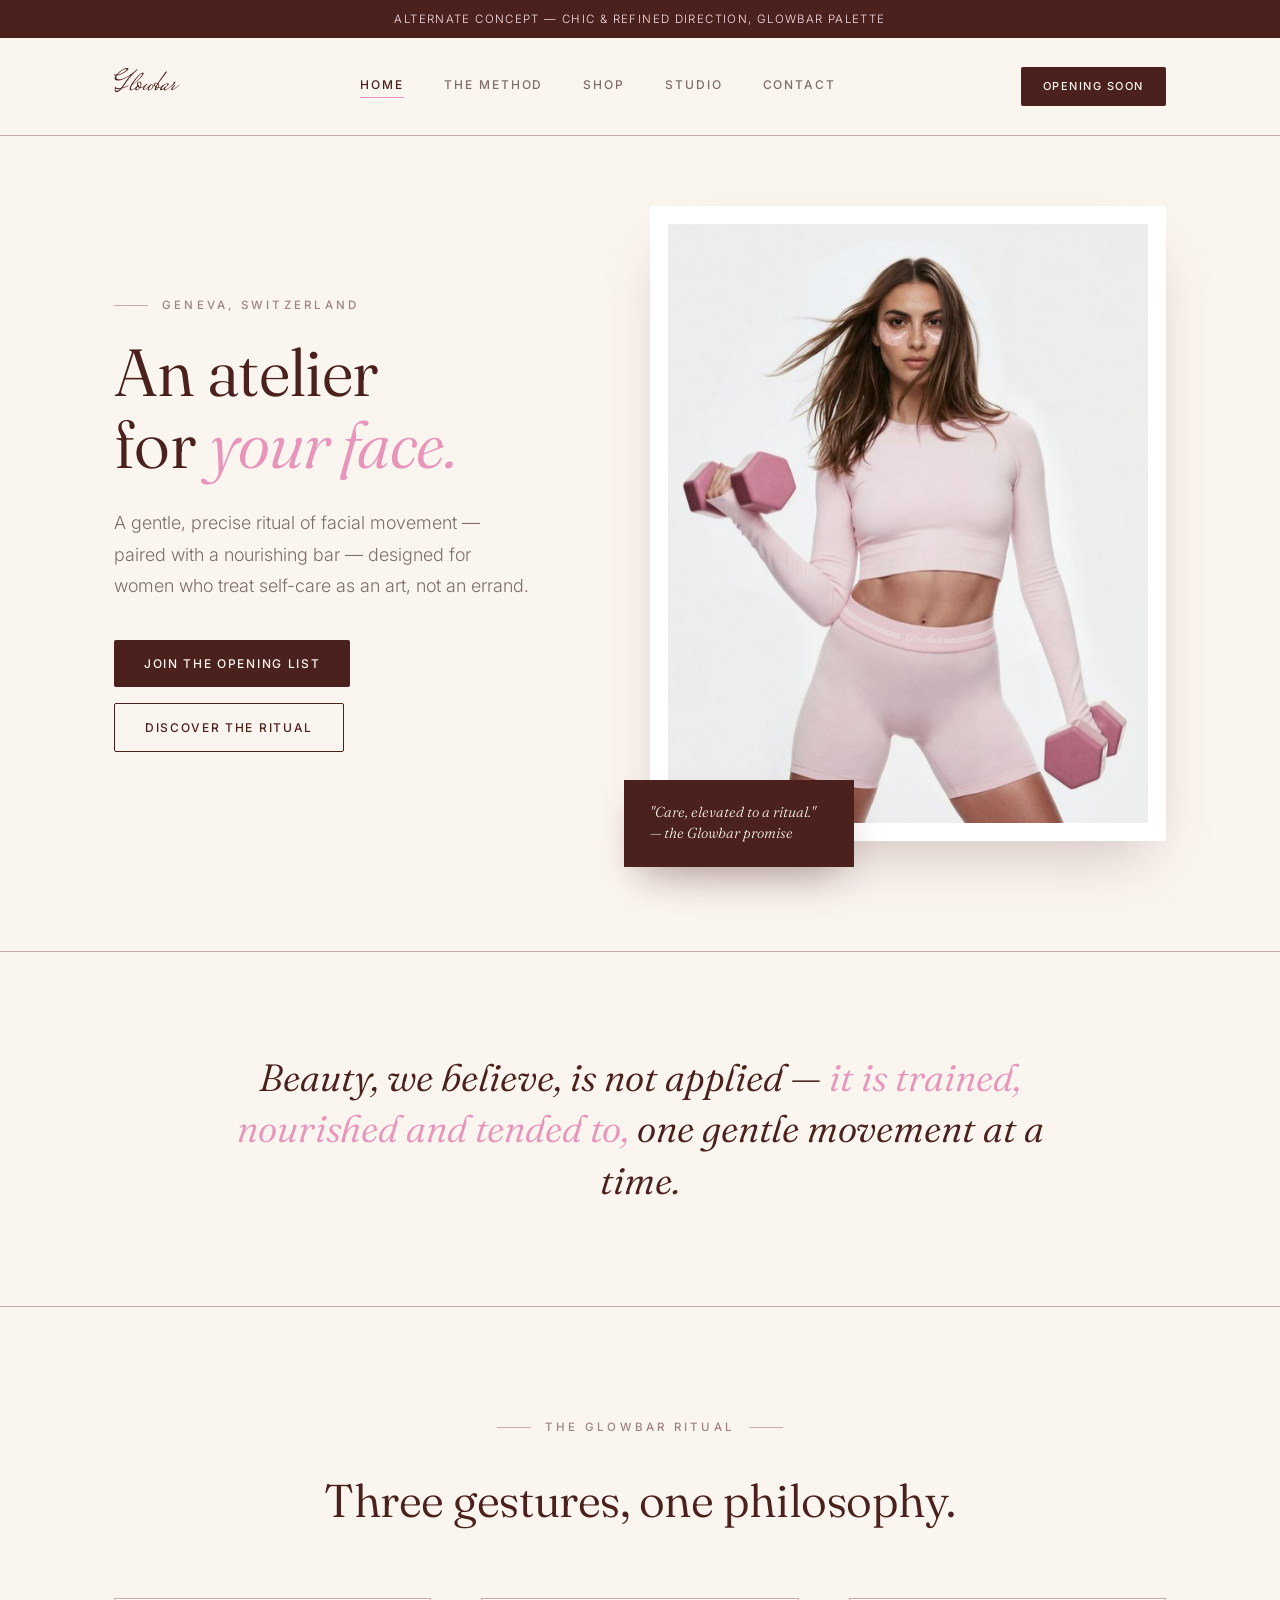
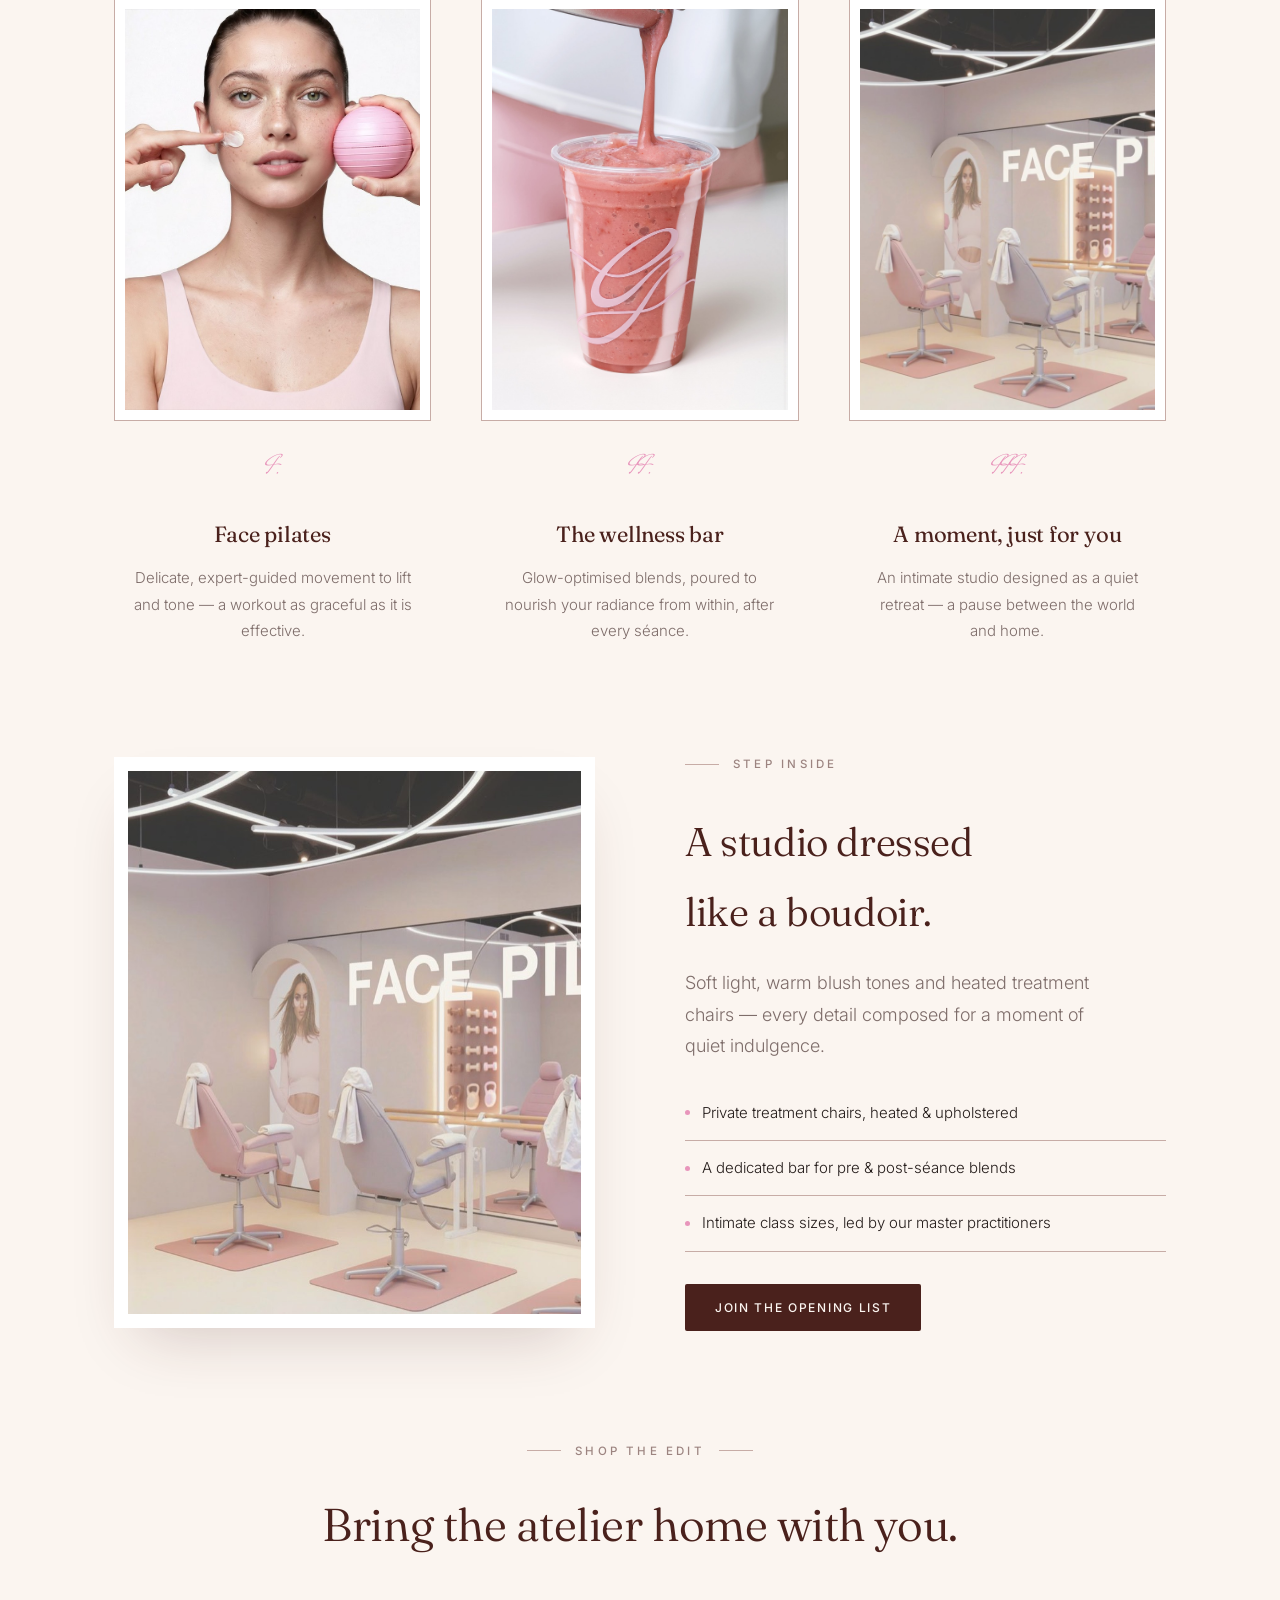
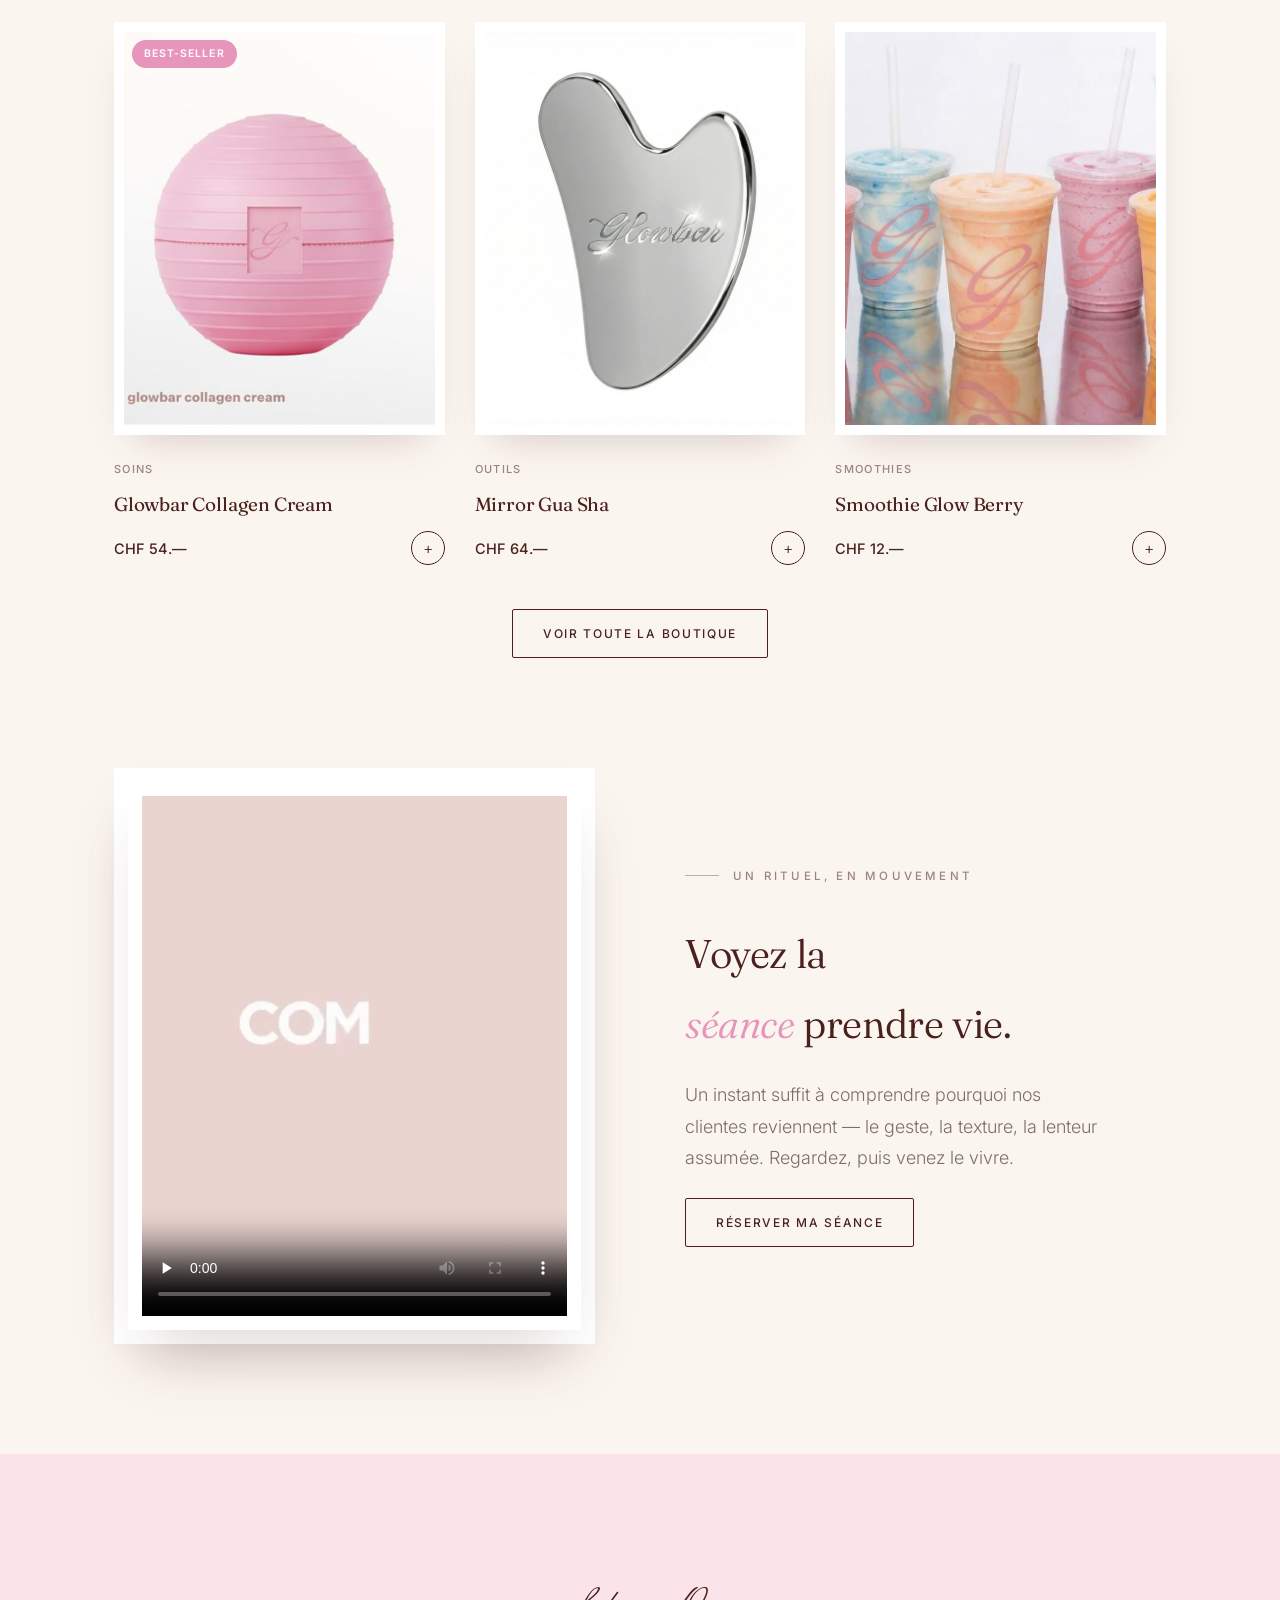
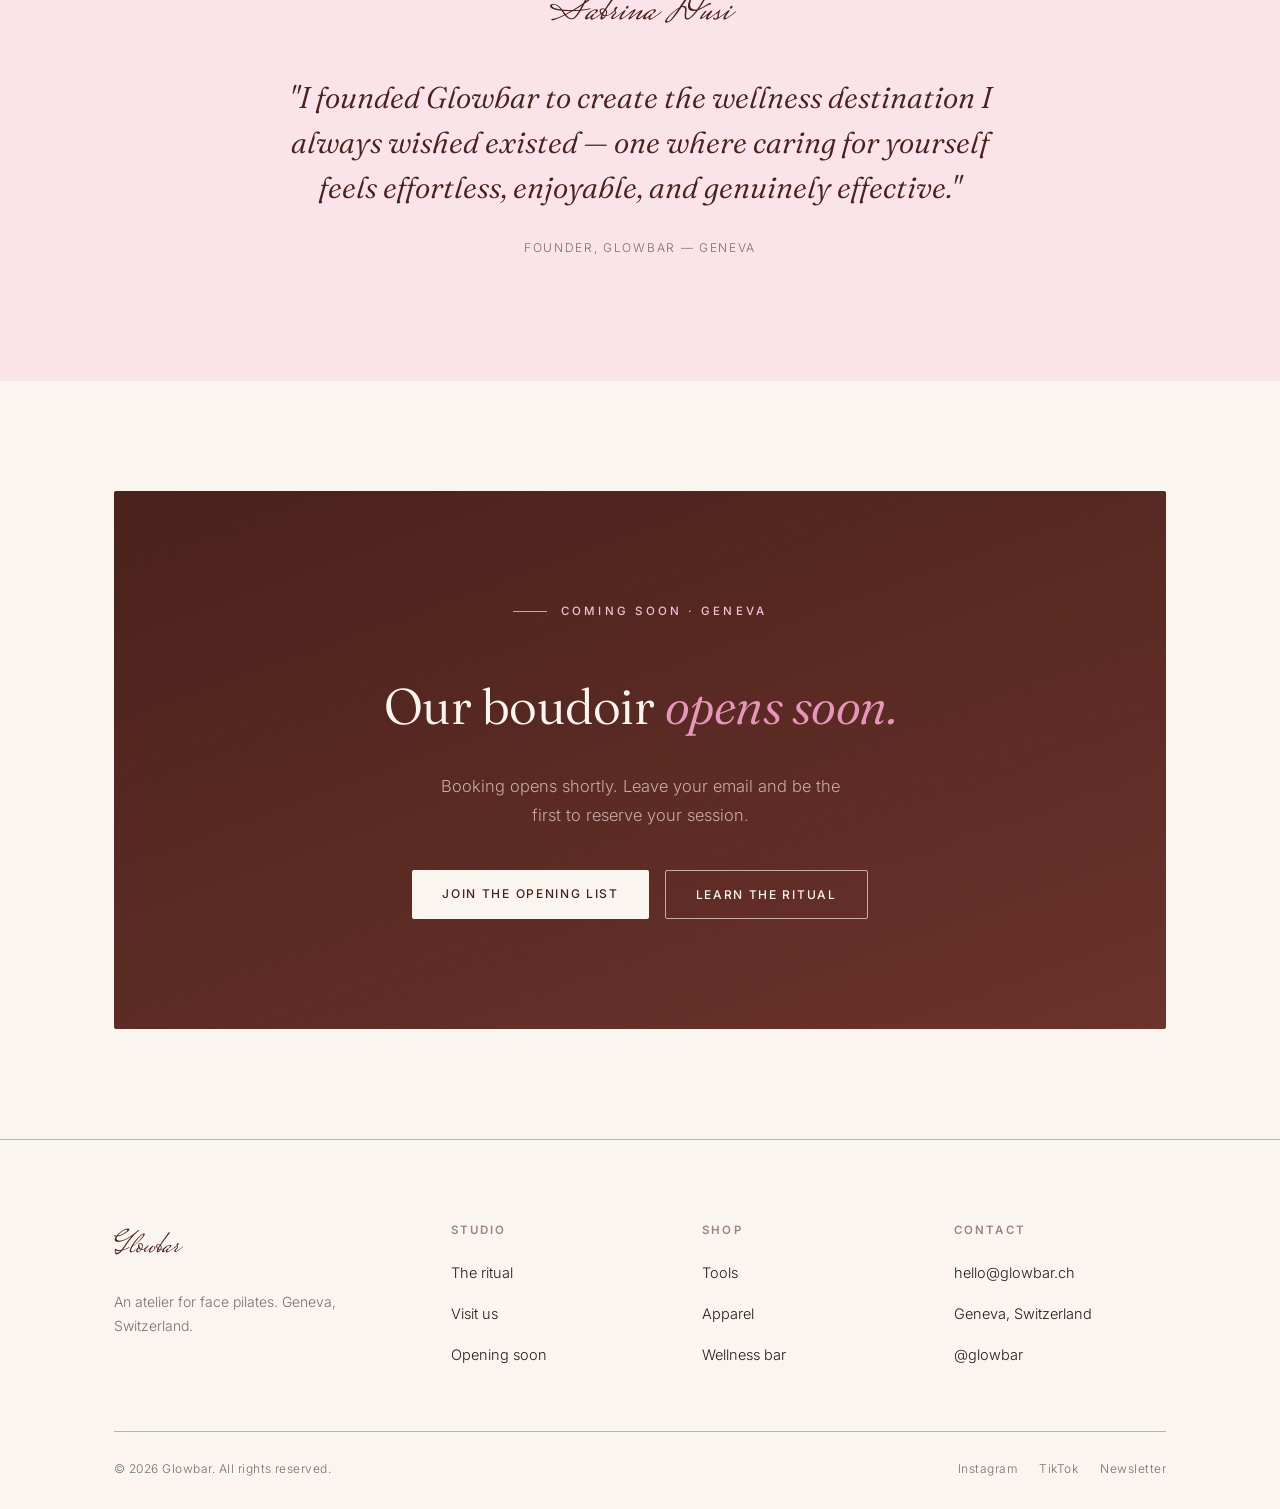
<file: v2/index.html>
<!DOCTYPE html>
<html lang="en">
<head>
<meta name="robots" content="noindex, nofollow">
<meta charset="UTF-8">
<meta name="viewport" content="width=device-width, initial-scale=1.0">
<title>Glowbar — Maison de Face Pilates | Geneva</title>
<meta name="description" content="Glowbar — Geneva's atelier of face pilates. An intimate ritual of movement, nourishment and grace.">
<link rel="preconnect" href="https://fonts.googleapis.com">
<link rel="preconnect" href="https://fonts.gstatic.com" crossorigin>
<link href="https://fonts.googleapis.com/css2?family=Fraunces:ital,opsz,wght@0,9..144,300;0,9..144,340;0,9..144,400;0,9..144,500;0,9..144,600;1,9..144,300;1,9..144,400;1,9..144,500&family=Inter:wght@300;400;500;600&family=Mrs+Saint+Delafield&display=swap" rel="stylesheet">
<style>
  :root{
    --cream:        #FBF5F0;
    --cream-deep:   #F3E9E2;
    --blush:        #FBE3EA;
    --pink:         #F3BFD8;
    --pink-deep:    #E895BB;
    --mauve:        #C7ACA6;
    --mauve-deep:   #9C8480;
    --taupe:        #7E6D6A;
    --oxblood:      #4A211C;
    --oxblood-2:    #6B332B;
    --ink:          #241C1A;
    --white:        #FFFFFF;

    --font-display: 'Fraunces', serif;
    --font-script:  'Mrs Saint Delafield', cursive;
    --font-body:    'Inter', sans-serif;
    --ease: cubic-bezier(.16,.8,.3,1);
  }
  *,*::before,*::after{box-sizing:border-box;}
  html{scroll-behavior:smooth;}
  body{
    margin:0;background:var(--cream);color:var(--ink);
    font-family:var(--font-body);font-weight:300;
    font-size:16.5px;line-height:1.75;-webkit-font-smoothing:antialiased;
  }
  img{max-width:100%;display:block;}
  a{color:inherit;text-decoration:none;}
  ::selection{background:var(--pink);color:var(--oxblood);}
  .container{max-width:1180px;margin:0 auto;padding:0 clamp(20px,5vw,64px);}
  .eyebrow{
    display:flex;align-items:center;gap:14px;
    font-family:var(--font-body);font-size:11.5px;letter-spacing:.28em;text-transform:uppercase;
    color:var(--mauve-deep);margin-bottom:22px;font-weight:500;
  }
  .eyebrow::before, .eyebrow.center::after{content:"";width:34px;height:1px;background:var(--mauve);}
  .eyebrow.center{justify-content:center;}
  .center{text-align:center;}
  h1,h2,h3{font-family:var(--font-display);font-weight:400;letter-spacing:-0.01em;color:var(--oxblood);}
  em{font-style:italic;color:var(--pink-deep);}
  .script{font-family:var(--font-script);color:var(--oxblood);}

  /* HEADER */
  header{
    position:sticky;top:0;z-index:50;
    background:rgba(251,245,240,.9);backdrop-filter:blur(10px);
    border-bottom:1px solid var(--mauve);
  }
  .nav{display:flex;align-items:center;justify-content:space-between;padding:22px clamp(20px,5vw,64px);max-width:1180px;margin:0 auto;}
  .nav-logo{font-family:var(--font-script);font-size:30px;color:var(--oxblood);}
  .nav-links{display:flex;gap:40px;font-size:12px;letter-spacing:.16em;text-transform:uppercase;font-weight:500;}
  .nav-links a{position:relative;color:var(--taupe);padding-bottom:3px;}
  .nav-links a::after{
    content:"";position:absolute;left:0;right:0;bottom:0;height:1px;background:var(--pink-deep);
    transform:scaleX(0);transform-origin:left;transition:transform .35s var(--ease);
  }
  .nav-links a:hover::after, .nav-links a.active::after{transform:scaleX(1);}
  .nav-links a.active{color:var(--oxblood);}
  .btn{
    display:inline-block;font-size:12px;letter-spacing:.14em;text-transform:uppercase;font-weight:500;
    padding:13px 30px;border-radius:2px;transition:all .3s var(--ease);
  }
  .btn-primary{background:var(--oxblood);color:var(--cream);}
  .btn-primary:hover{background:var(--oxblood-2);}
  .btn-outline{border:1px solid var(--oxblood);color:var(--oxblood);}
  .btn-outline:hover{background:var(--oxblood);color:var(--cream);}
  .btn-sm{padding:10px 22px;font-size:11px;}

  /* HERO */
  .hero{padding:70px 0 110px;position:relative;}
  .hero-grid{display:grid;grid-template-columns:.95fr 1.05fr;gap:70px;align-items:center;}
  h1.display{font-size:clamp(42px,5.2vw,68px);line-height:1.08;margin:0 0 26px;font-weight:340;}
  .lede{font-size:18px;color:var(--taupe);max-width:420px;margin-bottom:38px;font-weight:300;}
  .cta-row{display:flex;gap:16px;flex-wrap:wrap;}
  .hero-media{position:relative;}
  .hero-media .frame{
    position:relative;padding:18px;background:var(--white);
    box-shadow:0 30px 60px -20px rgba(74,33,28,.25);
  }
  .hero-media img{aspect-ratio:4/5;object-fit:cover;}
  .hero-media .corner{
    position:absolute;bottom:-26px;left:-26px;
    background:var(--oxblood);color:var(--cream);
    padding:22px 26px;max-width:230px;
    font-family:var(--font-display);font-style:italic;font-size:14.5px;line-height:1.5;
    box-shadow:0 20px 40px -15px rgba(74,33,28,.4);
  }

  /* DIVIDER QUOTE */
  .statement{padding:100px 0;text-align:center;border-top:1px solid var(--mauve);border-bottom:1px solid var(--mauve);}
  .statement p{
    font-family:var(--font-display);font-style:italic;font-weight:340;
    font-size:clamp(24px,3.4vw,38px);line-height:1.35;max-width:820px;margin:0 auto;color:var(--oxblood);
  }

  /* METHOD */
  .section{padding:110px 0;}
  .section-head{max-width:640px;margin:0 auto 70px;}
  .section-head h2{font-size:clamp(30px,3.6vw,46px);line-height:1.15;font-weight:340;}
  .pillars{display:grid;grid-template-columns:repeat(3,1fr);gap:50px;}
  .pillar{text-align:center;}
  .pillar-media{
    aspect-ratio:3/4;overflow:hidden;margin-bottom:26px;
    border:1px solid var(--mauve);padding:10px;background:var(--white);
  }
  .pillar-media img{width:100%;height:100%;object-fit:cover;}
  .pillar .roman{font-family:var(--font-script);font-size:26px;color:var(--pink-deep);display:block;margin-bottom:10px;}
  .pillar h3{font-size:22px;margin-bottom:12px;font-weight:400;}
  .pillar p{color:var(--taupe);font-size:15px;max-width:280px;margin:0 auto;}

  /* SPLIT */
  .split{display:grid;grid-template-columns:1fr 1fr;gap:90px;align-items:center;}
  .split-media{padding:14px;background:var(--white);box-shadow:0 30px 60px -25px rgba(74,33,28,.22);}
  .split-media img{aspect-ratio:5/6;object-fit:cover;}
  .split-copy h2{font-size:clamp(28px,3.4vw,40px);margin-bottom:20px;font-weight:340;}
  .split-copy .lede{margin-bottom:24px;}
  .split-copy ul{list-style:none;margin:0 0 32px;padding:0;}
  .split-copy li{
    padding:14px 0;border-bottom:1px solid var(--mauve);
    display:flex;align-items:center;gap:12px;color:var(--ink);font-size:15px;
  }
  .split-copy li::before{content:"";width:5px;height:5px;border-radius:50%;background:var(--pink-deep);flex:none;}

  /* ESHOP PREVIEW */
  .eshop-preview{display:grid;grid-template-columns:repeat(3,1fr);gap:30px;}
  .eshop-card-media{
    aspect-ratio:4/5;background:var(--white);padding:10px;margin-bottom:18px;
    box-shadow:0 20px 40px -22px rgba(74,33,28,.25);position:relative;overflow:hidden;
  }
  .eshop-card-media img{width:100%;height:100%;object-fit:cover;transition:transform .5s var(--ease);}
  .eshop-card:hover .eshop-card-media img{transform:scale(1.04);}
  .eshop-card-tag{
    position:absolute;top:18px;left:18px;background:var(--pink-deep);color:var(--white);
    font-size:10.5px;letter-spacing:.1em;text-transform:uppercase;padding:5px 12px;border-radius:999px;font-weight:600;
  }
  .eshop-card .cat{font-size:11px;letter-spacing:.12em;text-transform:uppercase;color:var(--mauve-deep);font-weight:500;}
  .eshop-card h3{font-size:19px;margin:6px 0 10px;font-weight:400;}
  .eshop-card .product-row{display:flex;align-items:center;justify-content:space-between;}
  .eshop-card .price{font-family:var(--font-body);font-size:14.5px;color:var(--oxblood);font-weight:500;}
  .eshop-card .add-link{
    width:34px;height:34px;border-radius:50%;border:1px solid var(--oxblood);color:var(--oxblood);
    display:flex;align-items:center;justify-content:center;font-size:16px;transition:all .25s var(--ease);
  }
  .eshop-card .add-link:hover{background:var(--oxblood);color:var(--cream);transform:rotate(90deg);}

  /* VIDEO FEATURE */
  .video-feature{
    position:relative;padding:14px;background:var(--white);
    box-shadow:0 30px 60px -25px rgba(74,33,28,.22);
  }
  .video-feature video{width:100%;aspect-ratio:9/16;max-height:520px;object-fit:cover;display:block;background:var(--ink);}

  @media (max-width:900px){
    .eshop-preview{grid-template-columns:1fr 1fr;}
  }

  /* FOUNDER QUOTE */
  .quote-section{padding:120px 0;background:var(--blush);}
  .quote-block{max-width:760px;margin:0 auto;text-align:center;}
  .quote-block .script{font-size:44px;display:block;margin-bottom:24px;}
  .quote-block blockquote{
    font-family:var(--font-display);font-style:italic;font-weight:340;
    font-size:clamp(22px,2.8vw,30px);line-height:1.5;color:var(--oxblood);margin:0 0 22px;
  }
  .quote-block cite{font-size:12px;letter-spacing:.14em;text-transform:uppercase;color:var(--taupe);font-style:normal;}

  /* CTA */
  .cta-band{
    background:linear-gradient(160deg,var(--oxblood),var(--oxblood-2));
    color:var(--cream);padding:110px 0;text-align:center;border-radius:2px;
  }
  .cta-band .eyebrow{color:var(--pink);justify-content:center;}
  .cta-band .eyebrow::before, .cta-band .eyebrow::after{background:var(--pink-deep);}
  .cta-band h2{color:var(--cream);font-size:clamp(30px,4.2vw,50px);font-weight:340;margin-bottom:22px;}
  .cta-band p{color:var(--mauve);max-width:420px;margin:0 auto 40px;}
  .cta-band .cta-row{justify-content:center;}
  .btn-light{background:var(--cream);color:var(--oxblood);}
  .btn-light:hover{background:var(--white);}
  .btn-ghost-dark{border:1px solid var(--mauve);color:var(--cream);}
  .btn-ghost-dark:hover{border-color:var(--cream);}

  /* FOOTER */
  footer{padding:80px 0 30px;border-top:1px solid var(--mauve);}
  .footer-top{display:grid;grid-template-columns:1.4fr 1fr 1fr 1fr;gap:40px;padding-bottom:50px;}
  .footer-brand .script{font-size:32px;display:block;margin-bottom:10px;}
  .footer-brand p{color:var(--taupe);font-size:14px;max-width:240px;}
  .footer-col h4{font-size:11.5px;letter-spacing:.18em;text-transform:uppercase;color:var(--mauve-deep);margin:0 0 18px;font-weight:600;}
  .footer-col ul{list-style:none;margin:0;padding:0;}
  .footer-col li{margin-bottom:12px;}
  .footer-col a{color:var(--ink);font-size:14.5px;}
  .footer-col a:hover{color:var(--pink-deep);}
  .footer-bottom{
    display:flex;justify-content:space-between;padding-top:26px;border-top:1px solid var(--mauve);
    font-size:12px;color:var(--taupe);letter-spacing:.04em;
  }
  .footer-social{display:flex;gap:22px;}
  .footer-social a:hover{color:var(--pink-deep);}
  .banner{
    background:var(--oxblood);color:var(--blush);text-align:center;padding:9px;
    font-size:11.5px;letter-spacing:.12em;text-transform:uppercase;
  }

  @media (max-width:900px){
    .hero-grid, .split, .footer-top{grid-template-columns:1fr;gap:50px;}
    .pillars{grid-template-columns:1fr;gap:60px;}
    .nav-links{display:none;}
    .hero-media .corner{position:static;margin-top:18px;max-width:none;}
  }
</style>
</head>
<body>

<div class="banner">Alternate concept — chic &amp; refined direction, Glowbar palette</div>

<header>
  <nav class="nav">
    <a href="#" class="nav-logo">Glowbar</a>
    <div class="nav-links">
      <a href="#" class="active">Home</a>
      <a href="#method">The Method</a>
      <a href="shop.html">Shop</a>
      <a href="#studio">Studio</a>
      <a href="#contact">Contact</a>
    </div>
    <a href="#book" class="btn btn-primary btn-sm">Opening soon</a>
  </nav>
</header>

<main>

  <section class="hero">
    <div class="container hero-grid">
      <div class="hero-copy">
        <span class="eyebrow">Geneva, Switzerland</span>
        <h1 class="display">An atelier<br>for <em>your face.</em></h1>
        <p class="lede">A gentle, precise ritual of facial movement — paired with a nourishing bar — designed for women who treat self-care as an art, not an errand.</p>
        <div class="cta-row">
          <a href="#book" class="btn btn-primary">Join the opening list</a>
          <a href="#method" class="btn btn-outline">Discover the ritual</a>
        </div>
      </div>
      <div class="hero-media">
        <div class="frame">
          <img src="assets/campaign-dumbbells.jpg" alt="Glowbar client holding pink sculpting weights" loading="eager" fetchpriority="high" decoding="async">
        </div>
        <div class="corner">"Care, elevated to a ritual." — the Glowbar promise</div>
      </div>
    </div>
  </section>

  <div class="statement">
    <div class="container">
      <p>Beauty, we believe, is not applied — <em>it is trained, nourished and tended to,</em> one gentle movement at a time.</p>
    </div>
  </div>

  <section class="section" id="method">
    <div class="container">
      <div class="section-head center">
        <span class="eyebrow center">The Glowbar Ritual</span>
        <h2>Three gestures, one philosophy.</h2>
      </div>
      <div class="pillars">
        <article class="pillar">
          <div class="pillar-media"><img src="assets/treatment-ball.jpg" alt="Facial sculpting tool applied to the cheek" loading="lazy" decoding="async"></div>
          <span class="roman">I.</span>
          <h3>Face pilates</h3>
          <p>Delicate, expert-guided movement to lift and tone — a workout as graceful as it is effective.</p>
        </article>
        <article class="pillar">
          <div class="pillar-media"><img src="assets/smoothie-pour.jpg" alt="A Glowbar smoothie being poured" loading="lazy" decoding="async"></div>
          <span class="roman">II.</span>
          <h3>The wellness bar</h3>
          <p>Glow-optimised blends, poured to nourish your radiance from within, after every séance.</p>
        </article>
        <article class="pillar">
          <div class="pillar-media"><img src="assets/studio-interior.jpg" alt="Glowbar studio interior" loading="lazy" decoding="async"></div>
          <span class="roman">III.</span>
          <h3>A moment, just for you</h3>
          <p>An intimate studio designed as a quiet retreat — a pause between the world and home.</p>
        </article>
      </div>
    </div>
  </section>

  <section class="section" id="studio" style="padding-top:0;">
    <div class="container">
      <div class="split">
        <div class="split-media"><img src="assets/studio-interior.jpg" alt="Glowbar studio with treatment chairs" loading="lazy" decoding="async"></div>
        <div class="split-copy">
          <span class="eyebrow">Step inside</span>
          <h2>A studio dressed<br>like a boudoir.</h2>
          <p class="lede">Soft light, warm blush tones and heated treatment chairs — every detail composed for a moment of quiet indulgence.</p>
          <ul>
            <li>Private treatment chairs, heated &amp; upholstered</li>
            <li>A dedicated bar for pre &amp; post-séance blends</li>
            <li>Intimate class sizes, led by our master practitioners</li>
          </ul>
          <div class="cta-row"><a href="#book" class="btn btn-primary">Join the opening list</a></div>
        </div>
      </div>
    </div>
  </section>

  <section class="section" style="padding-top:0;">
    <div class="container">
      <div class="section-head center">
        <span class="eyebrow center">Shop the edit</span>
        <h2>Bring the atelier home with you.</h2>
      </div>
      <div class="eshop-preview">
        <article class="eshop-card">
          <div class="eshop-card-media">
            <span class="eshop-card-tag">Best-seller</span>
            <img src="assets/product-collagen-cream.jpg" alt="Glowbar Collagen Cream" loading="lazy" decoding="async" width="800" height="946">
          </div>
          <span class="cat">Soins</span>
          <h3>Glowbar Collagen Cream</h3>
          <div class="product-row">
            <span class="price">CHF 54.—</span>
            <a href="shop.html" class="add-link" aria-label="Découvrir Glowbar Collagen Cream">+</a>
          </div>
        </article>
        <article class="eshop-card">
          <div class="eshop-card-media">
            <img src="assets/product-tools-set.jpg" alt="Roller quartz rose, gua sha miroir et bandeau Glowbar" loading="lazy" decoding="async" width="800" height="800">
          </div>
          <span class="cat">Outils</span>
          <h3>Mirror Gua Sha</h3>
          <div class="product-row">
            <span class="price">CHF 64.—</span>
            <a href="shop.html" class="add-link" aria-label="Découvrir Mirror Gua Sha">+</a>
          </div>
        </article>
        <article class="eshop-card">
          <div class="eshop-card-media">
            <img src="assets/product-smoothie-lineup.jpg" alt="Gamme de smoothies glow Glowbar" loading="lazy" decoding="async" width="800" height="447">
          </div>
          <span class="cat">Smoothies</span>
          <h3>Smoothie Glow Berry</h3>
          <div class="product-row">
            <span class="price">CHF 12.—</span>
            <a href="shop.html" class="add-link" aria-label="Découvrir Smoothie Glow Berry">+</a>
          </div>
        </article>
      </div>
      <div class="cta-row" style="justify-content:center;margin-top:44px;">
        <a href="shop.html" class="btn btn-outline">Voir toute la boutique</a>
      </div>
    </div>
  </section>

  <section class="section" style="padding-top:0;">
    <div class="container">
      <div class="split">
        <div class="split-media">
          <div class="video-feature">
            <video controls preload="none" poster="assets/video-poster-2.jpg" playsinline aria-label="Glowbar — découvrez le rituel en mouvement">
              <source src="assets/video/glow-ritual-com.mp4" type="video/mp4">
            </video>
          </div>
        </div>
        <div class="split-copy">
          <span class="eyebrow">Un rituel, en mouvement</span>
          <h2>Voyez la<br><em>séance</em> prendre vie.</h2>
          <p class="lede">Un instant suffit à comprendre pourquoi nos clientes reviennent — le geste, la texture, la lenteur assumée. Regardez, puis venez le vivre.</p>
          <div class="cta-row"><a href="#book" class="btn btn-outline">Réserver ma séance</a></div>
        </div>
      </div>
    </div>
  </section>

  <section class="quote-section">
    <div class="container">
      <div class="quote-block">
        <span class="script">Sabrina Dusi</span>
        <blockquote>"I founded Glowbar to create the wellness destination I always wished existed — one where caring for yourself feels effortless, enjoyable, and genuinely effective."</blockquote>
        <cite>Founder, Glowbar — Geneva</cite>
      </div>
    </div>
  </section>

  <section class="section" id="book">
    <div class="container">
      <div class="cta-band">
        <span class="eyebrow">Coming soon · Geneva</span>
        <h2>Our boudoir <em>opens soon.</em></h2>
        <p>Booking opens shortly. Leave your email and be the first to reserve your session.</p>
        <div class="cta-row">
          <a href="#newsletter" class="btn btn-light">Join the opening list</a>
          <a href="#method" class="btn btn-ghost-dark">Learn the ritual</a>
        </div>
      </div>
    </div>
  </section>

</main>

<footer id="contact">
  <div class="container">
    <div class="footer-top">
      <div class="footer-brand">
        <span class="script">Glowbar</span>
        <p>An atelier for face pilates. Geneva, Switzerland.</p>
      </div>
      <div class="footer-col">
        <h4>Studio</h4>
        <ul>
          <li><a href="#method">The ritual</a></li>
          <li><a href="#studio">Visit us</a></li>
          <li><a href="#book">Opening soon</a></li>
        </ul>
      </div>
      <div class="footer-col">
        <h4>Shop</h4>
        <ul>
          <li><a href="shop.html">Tools</a></li>
          <li><a href="shop.html">Apparel</a></li>
          <li><a href="shop.html">Wellness bar</a></li>
        </ul>
      </div>
      <div class="footer-col">
        <h4>Contact</h4>
        <ul>
          <li><a href="mailto:hello@glowbar.ch">hello@glowbar.ch</a></li>
          <li><a href="#">Geneva, Switzerland</a></li>
          <li><a href="#">@glowbar</a></li>
        </ul>
      </div>
    </div>
    <div class="footer-bottom">
      <span>© 2026 Glowbar. All rights reserved.</span>
      <div class="footer-social">
        <a href="#">Instagram</a><a href="#">TikTok</a><a href="#">Newsletter</a>
      </div>
    </div>
  </div>
</footer>

</body>
</html>
</file>
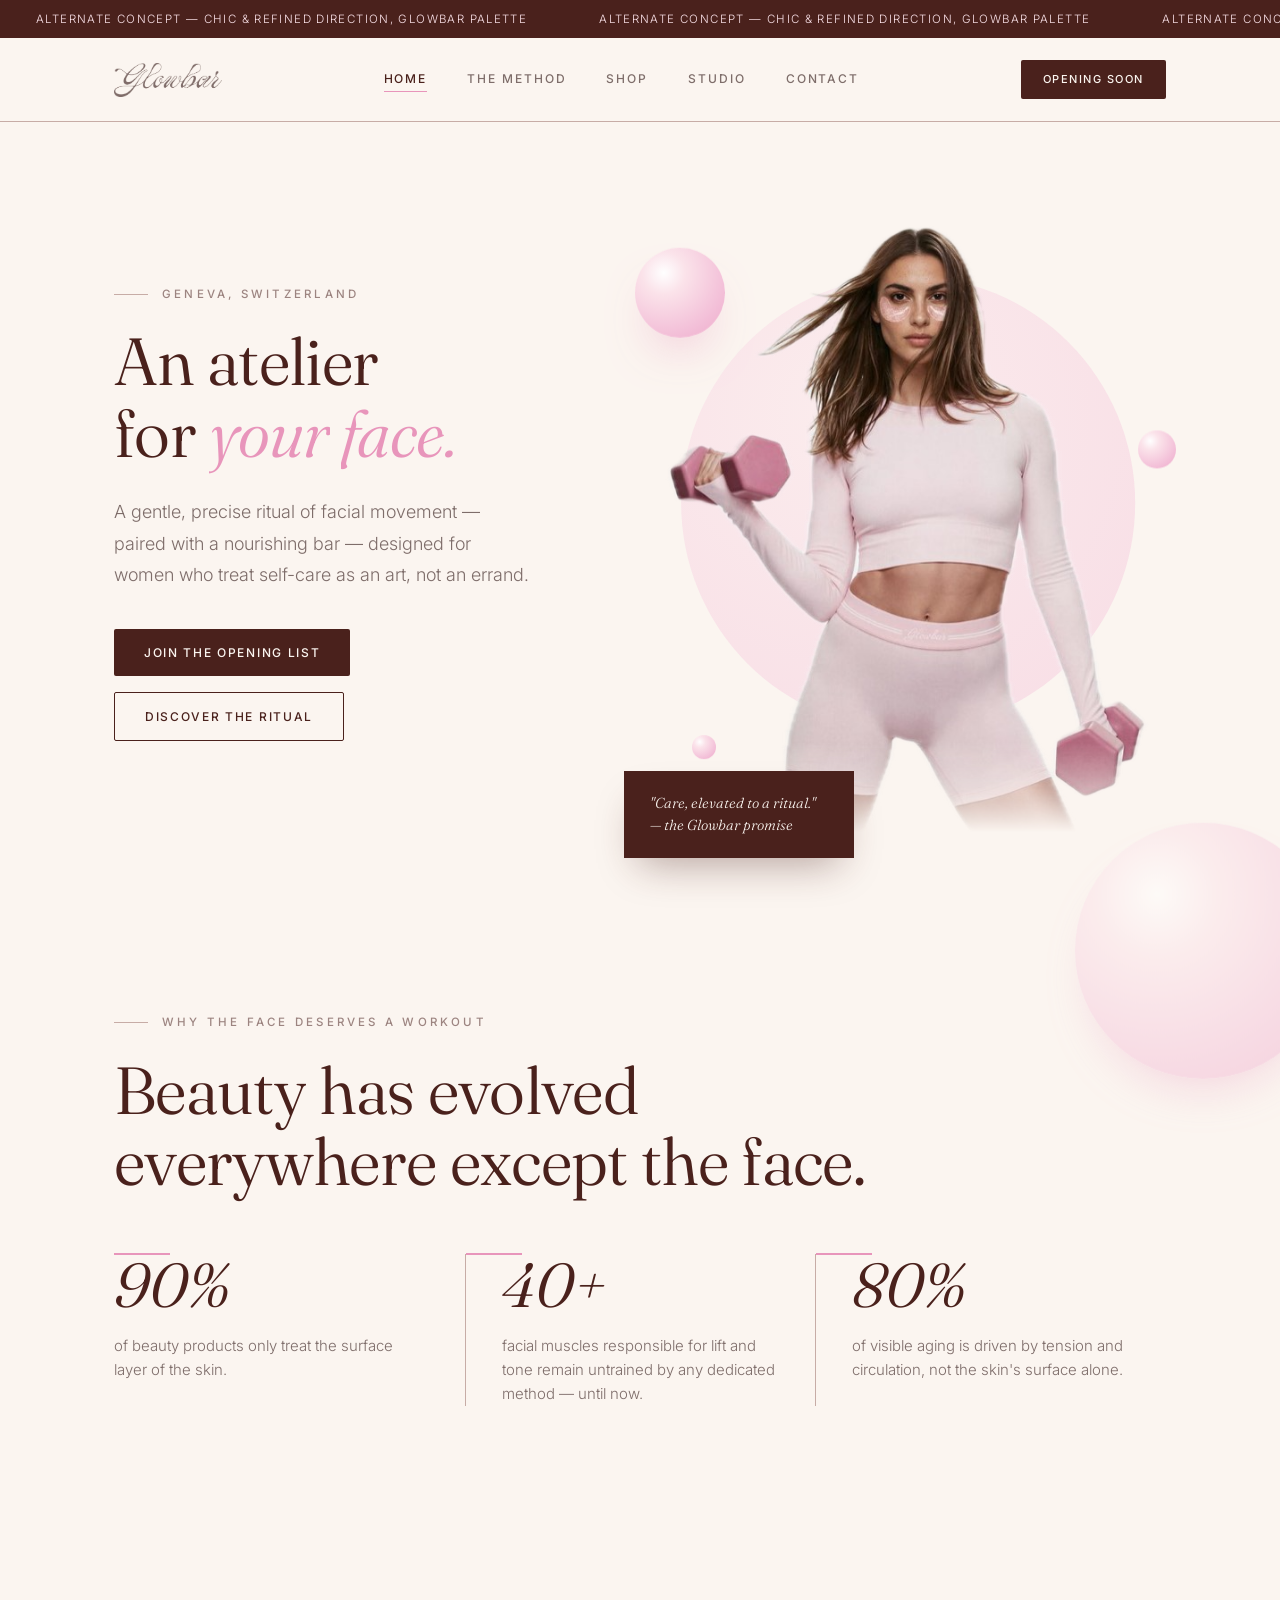
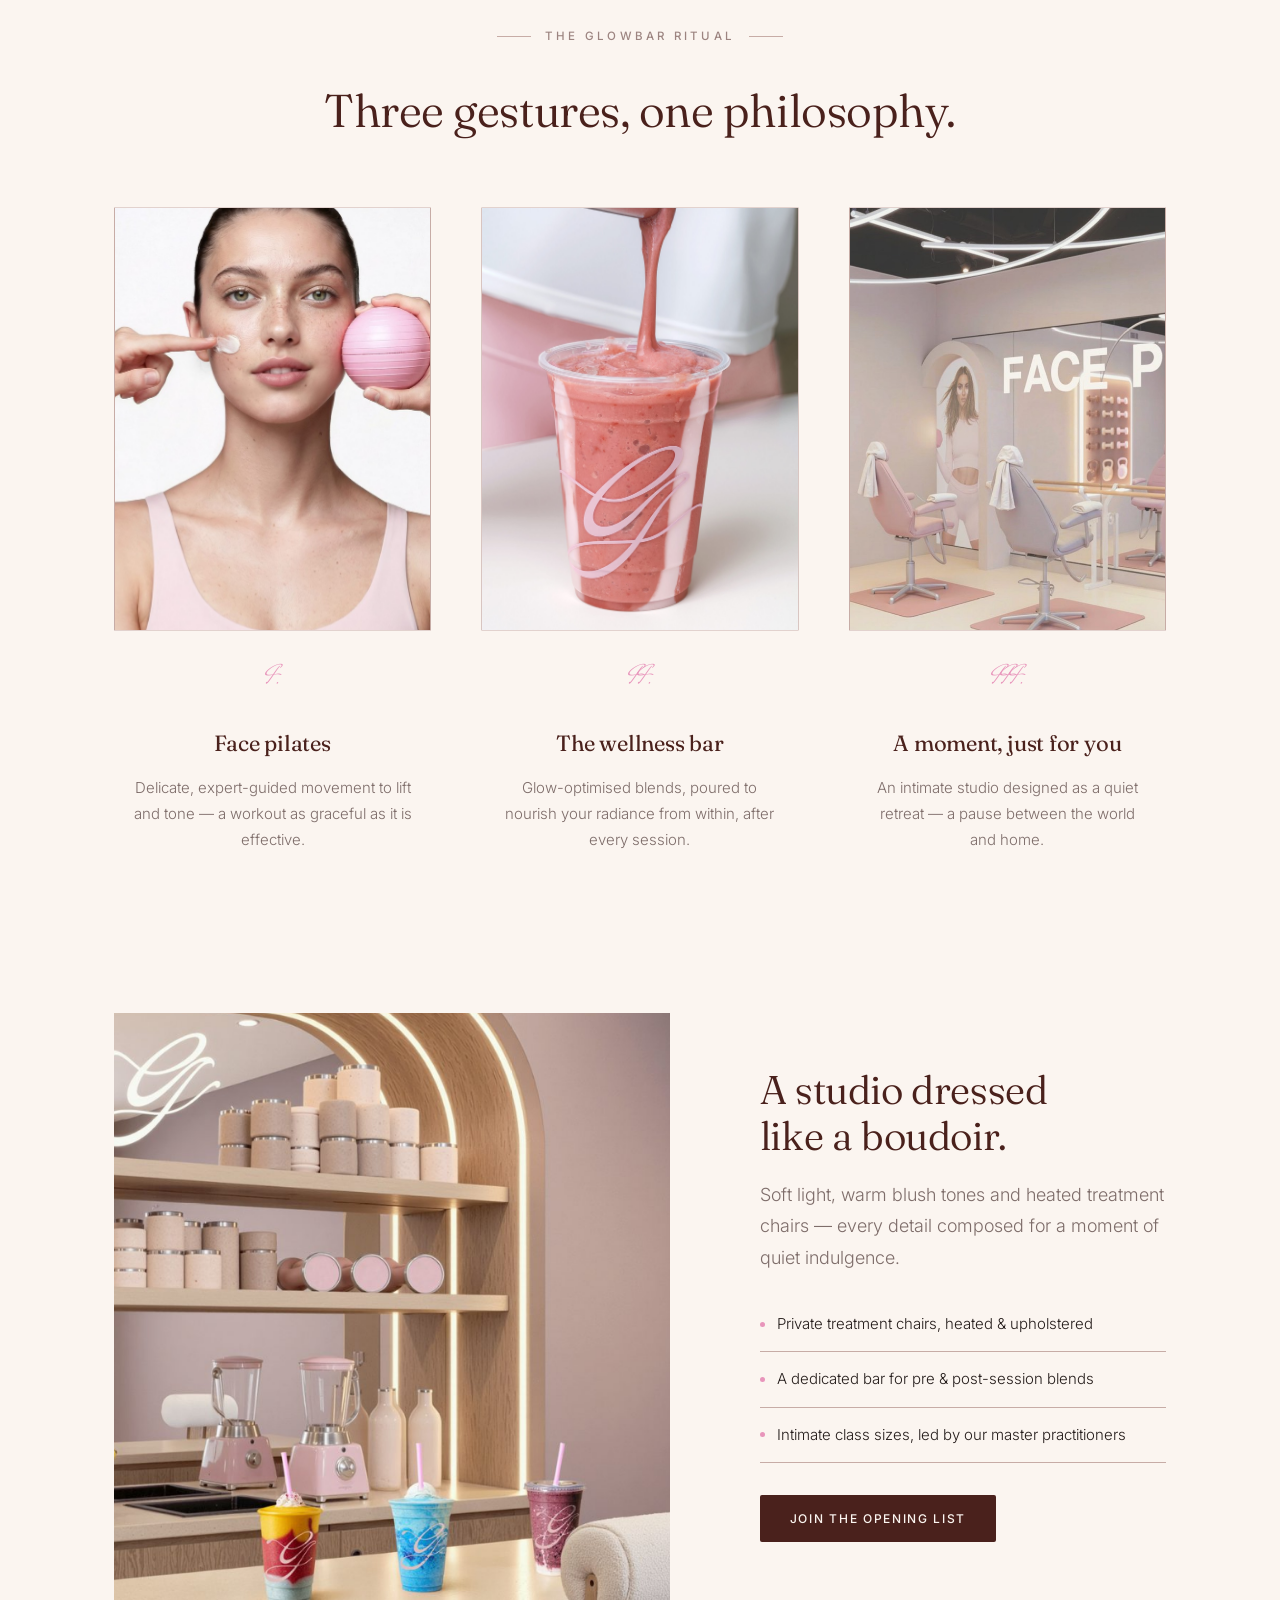
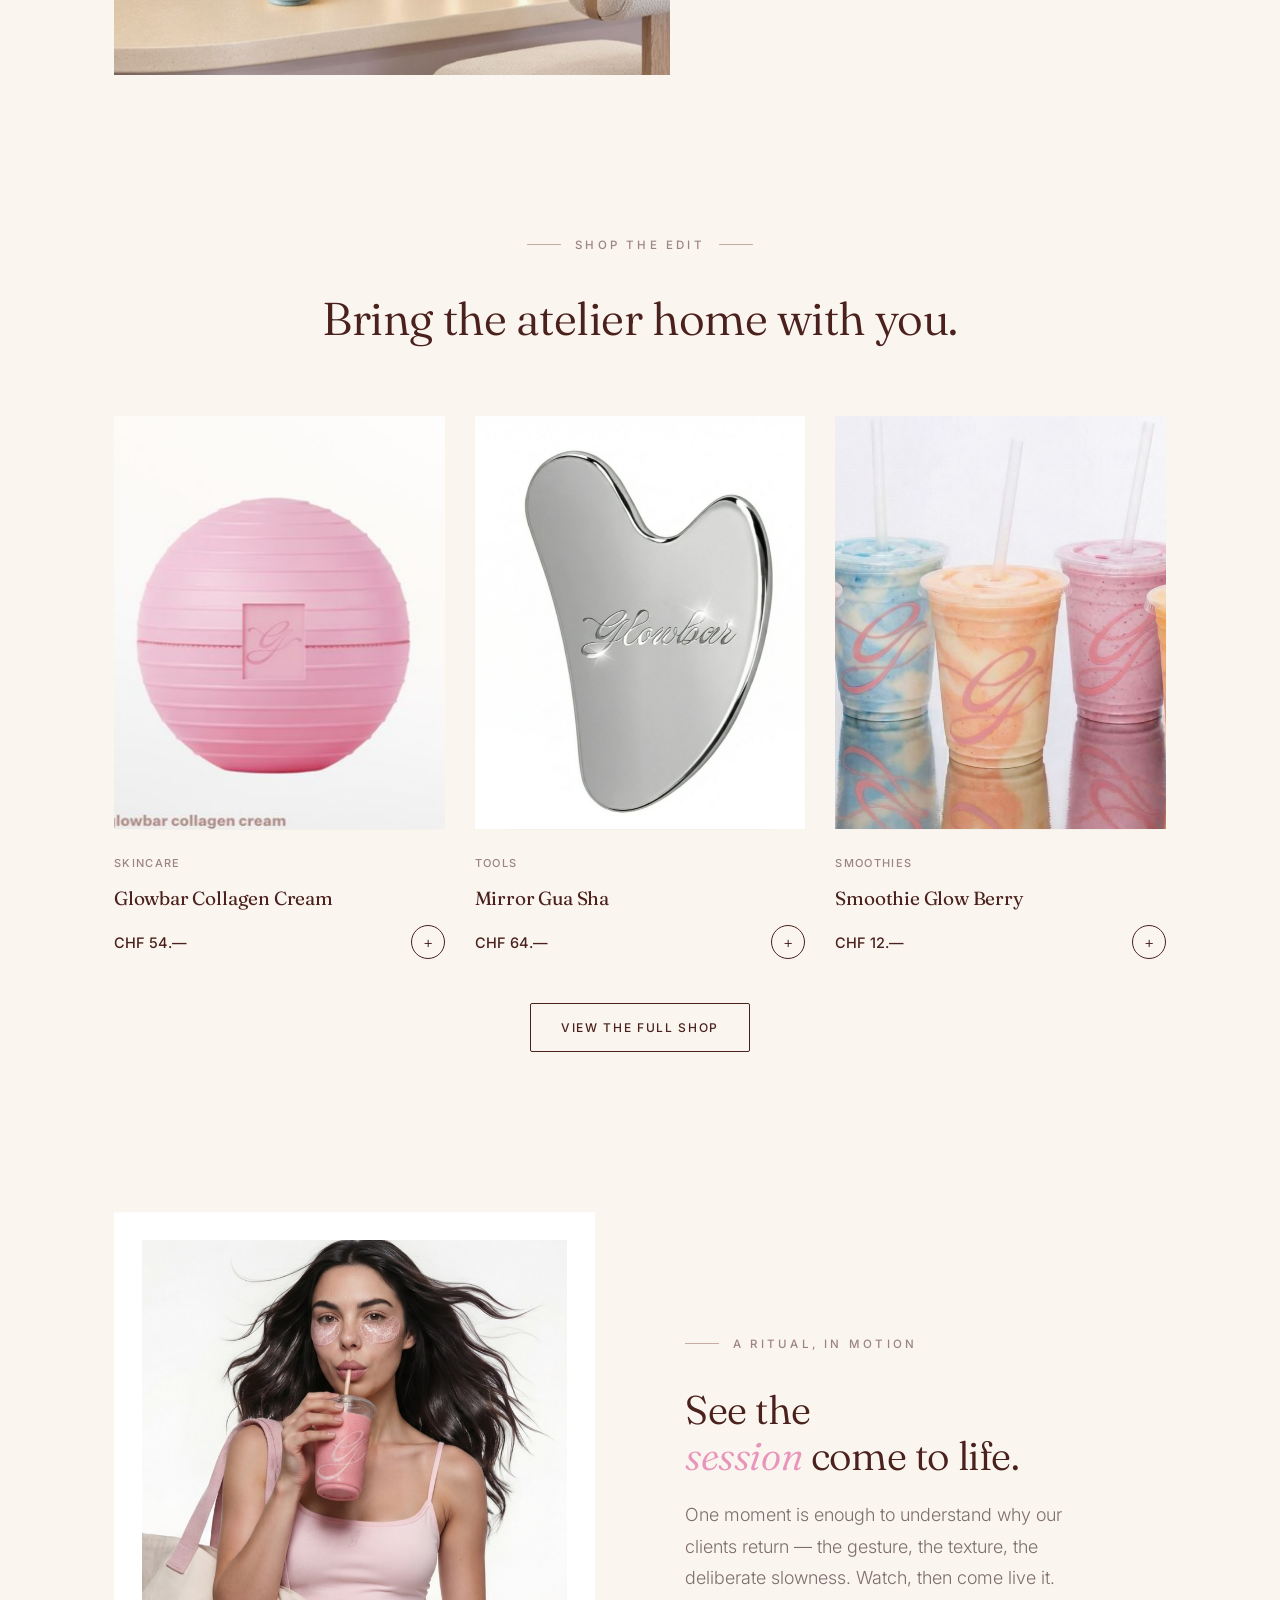
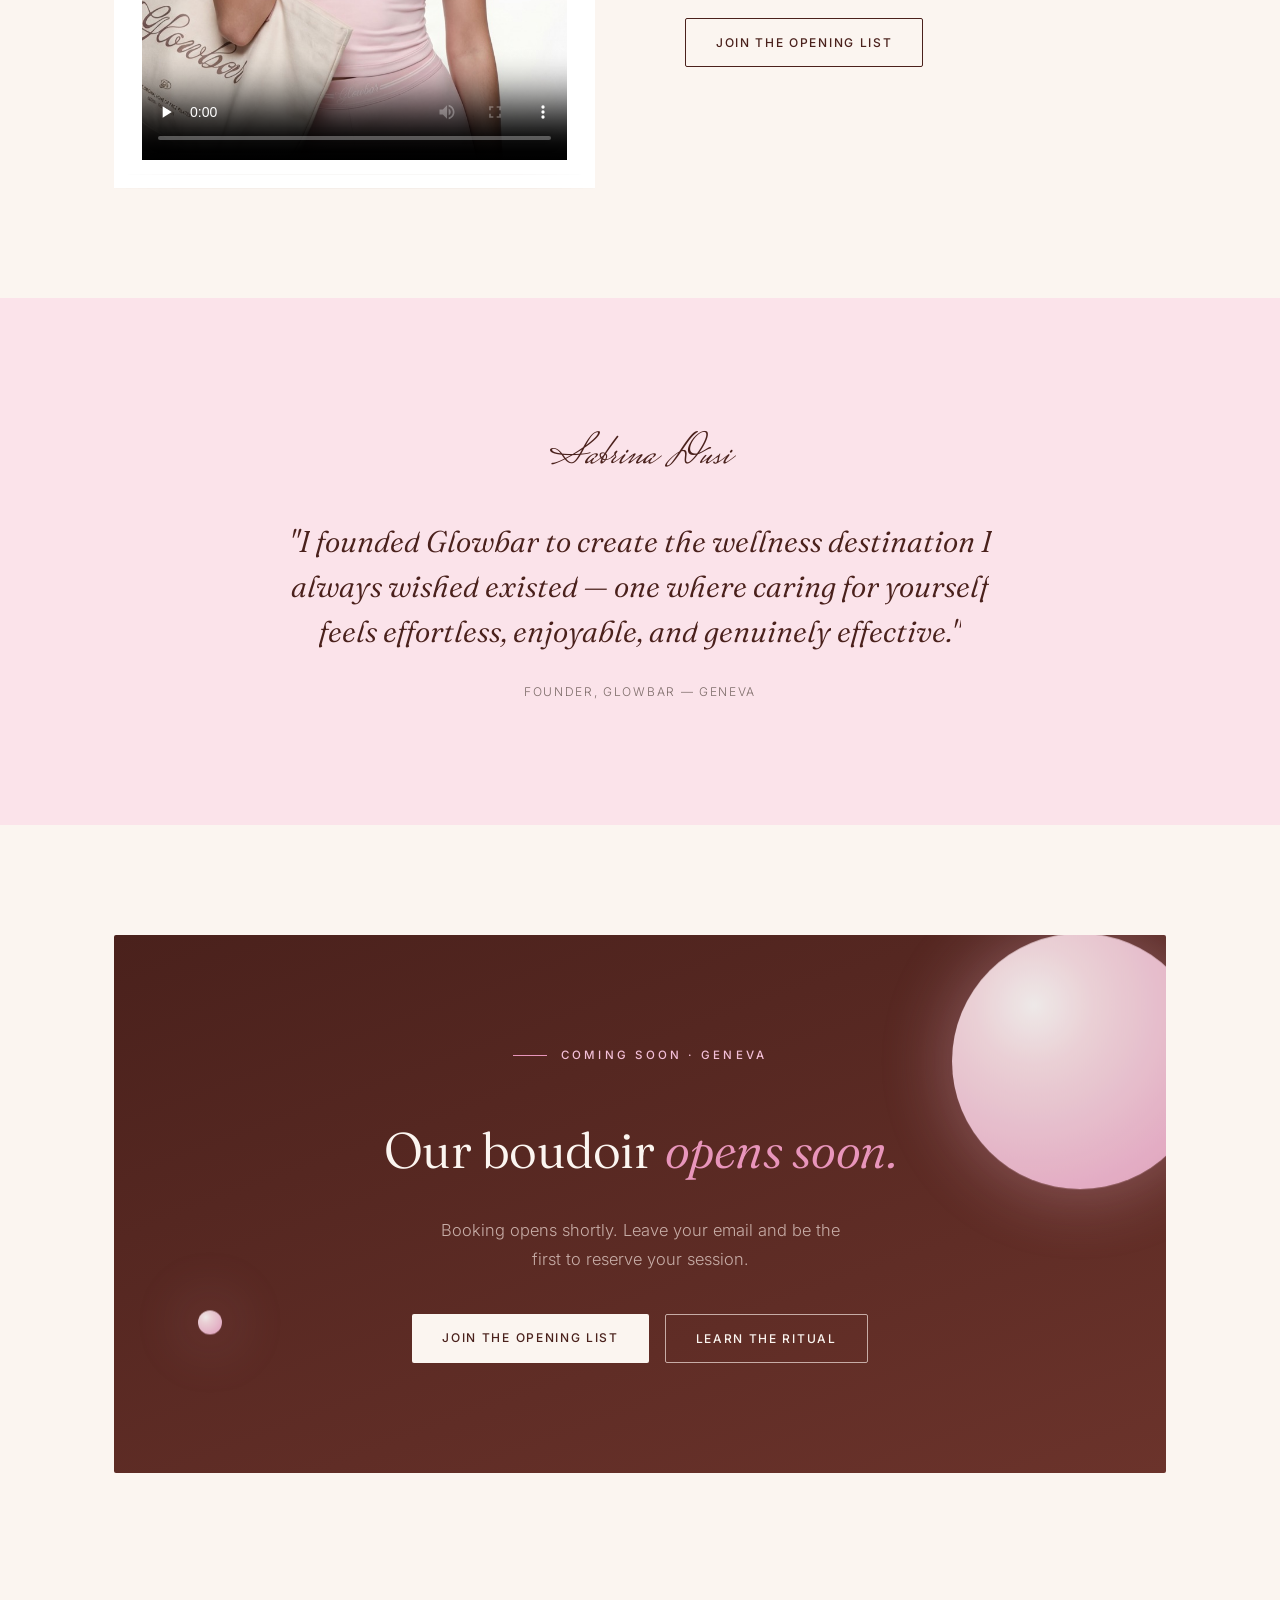
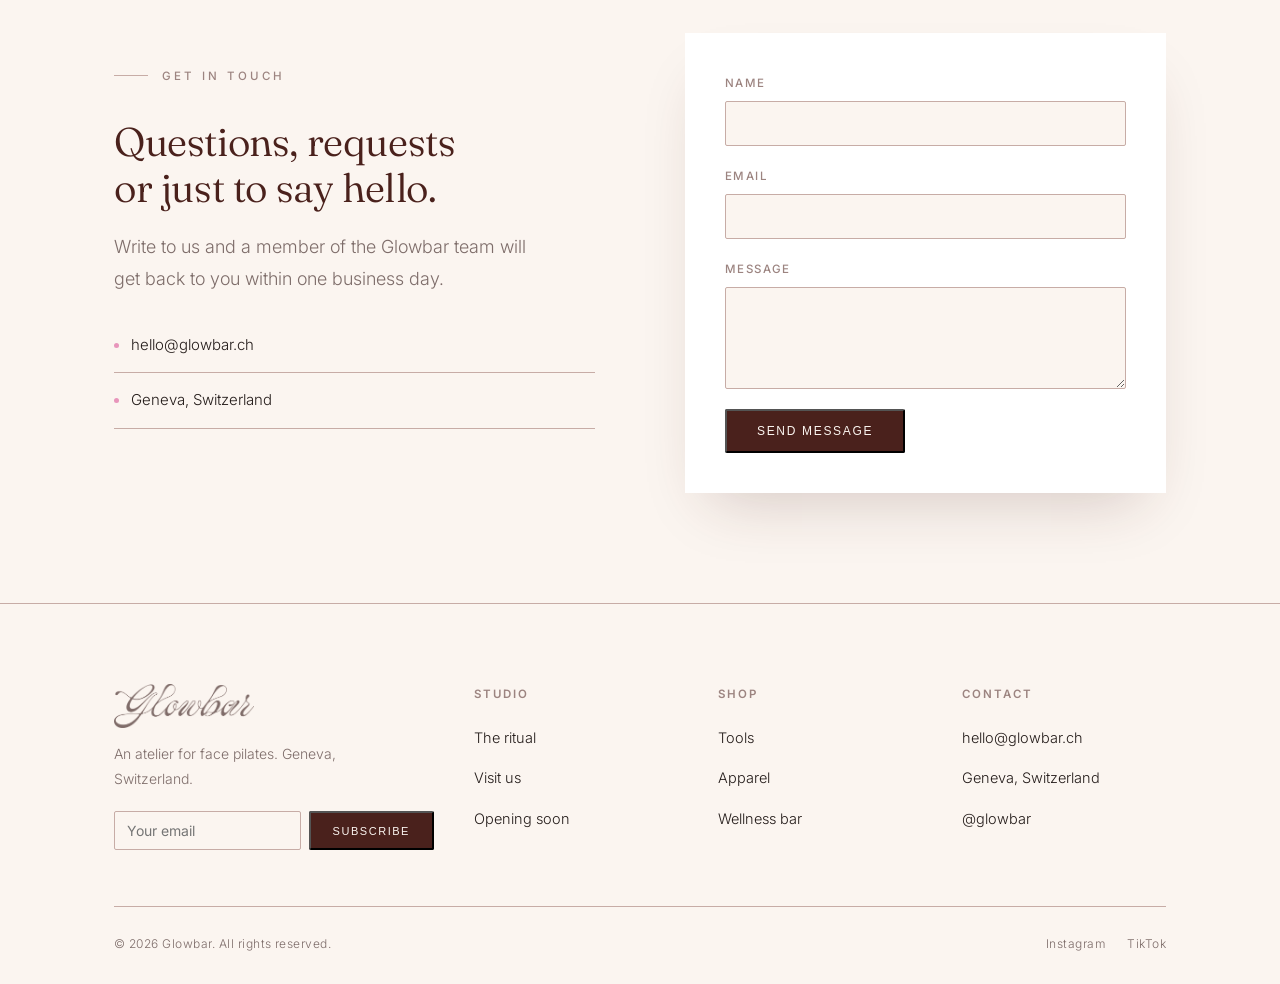
<file: v3/index.html>
<!DOCTYPE html>
<html lang="en">
<head>
<meta name="robots" content="noindex, nofollow">
<meta charset="UTF-8">
<meta name="viewport" content="width=device-width, initial-scale=1.0">
<title>Glowbar — Home of Face Pilates | Geneva</title>
<meta name="description" content="Glowbar — Geneva's atelier of face pilates. An intimate ritual of movement, nourishment and grace.">
<link rel="preconnect" href="https://fonts.googleapis.com">
<link rel="preconnect" href="https://fonts.gstatic.com" crossorigin>
<link href="https://fonts.googleapis.com/css2?family=Fraunces:ital,opsz,wght@0,9..144,300;0,9..144,340;0,9..144,400;0,9..144,500;0,9..144,600;1,9..144,300;1,9..144,400;1,9..144,500&family=Inter:wght@300;400;500;600&family=Mrs+Saint+Delafield&display=swap" rel="stylesheet">
<style>
  :root{
    --cream:        #FBF5F0;
    --cream-deep:   #F3E9E2;
    --blush:        #FBE3EA;
    --pink:         #F3BFD8;
    --pink-deep:    #E895BB;
    --mauve:        #C7ACA6;
    --mauve-deep:   #9C8480;
    --taupe:        #7E6D6A;
    --oxblood:      #4A211C;
    --oxblood-2:    #6B332B;
    --ink:          #241C1A;
    --white:        #FFFFFF;

    --font-display: 'Fraunces', serif;
    --font-script:  'Mrs Saint Delafield', cursive;
    --font-body:    'Inter', sans-serif;
    --ease: cubic-bezier(.16,.8,.3,1);
  }
  *,*::before,*::after{box-sizing:border-box;}
  html{scroll-behavior:smooth;overflow-anchor:none;}
  body{
    margin:0;background:var(--cream);color:var(--ink);
    font-family:var(--font-body);font-weight:300;
    font-size:16.5px;line-height:1.75;-webkit-font-smoothing:antialiased;
  }
  img{max-width:100%;display:block;}
  a{color:inherit;text-decoration:none;}
  ::selection{background:var(--pink);color:var(--oxblood);}
  .container{max-width:1180px;margin:0 auto;padding:0 clamp(20px,5vw,64px);}
  .eyebrow{
    display:flex;align-items:center;gap:14px;
    font-family:var(--font-body);font-size:11.5px;letter-spacing:.28em;text-transform:uppercase;
    color:var(--mauve-deep);margin-bottom:22px;font-weight:500;
  }
  .eyebrow::before, .eyebrow.center::after{content:"";width:34px;height:1px;background:var(--mauve);}
  .eyebrow.center{justify-content:center;}
  .center{text-align:center;}
  h1,h2,h3{font-family:var(--font-display);font-weight:400;letter-spacing:-0.01em;color:var(--oxblood);}
  em{font-style:italic;color:var(--pink-deep);}
  .script{font-family:var(--font-script);color:var(--oxblood);}

  /* HEADER */
  header{
    position:sticky;top:0;z-index:50;
    background:rgba(251,245,240,.9);backdrop-filter:blur(10px);
    border-bottom:1px solid var(--mauve);
  }
  .nav{display:flex;align-items:center;justify-content:space-between;padding:22px clamp(20px,5vw,64px);max-width:1180px;margin:0 auto;}
  .nav-logo{font-family:var(--font-script);font-size:30px;color:var(--oxblood);}
  .nav-links{display:flex;gap:40px;font-size:12px;letter-spacing:.16em;text-transform:uppercase;font-weight:500;}
  .nav-links a{position:relative;color:var(--taupe);padding-bottom:3px;}
  .nav-links a::after{
    content:"";position:absolute;left:0;right:0;bottom:0;height:1px;background:var(--pink-deep);
    transform:scaleX(0);transform-origin:left;transition:transform .35s var(--ease);
  }
  .nav-links a:hover::after, .nav-links a.active::after{transform:scaleX(1);}
  .nav-links a.active{color:var(--oxblood);}
  .nav-right{display:flex;align-items:center;gap:18px;}
  .nav-toggle{
    display:none;flex-direction:column;gap:5px;background:none;border:none;cursor:pointer;padding:8px;
  }
  .nav-toggle span{width:22px;height:1.5px;background:var(--oxblood);display:block;transition:transform .3s var(--ease),opacity .3s var(--ease);}
  .nav-toggle.open span:nth-child(1){transform:translateY(6.5px) rotate(45deg);}
  .nav-toggle.open span:nth-child(2){opacity:0;}
  .nav-toggle.open span:nth-child(3){transform:translateY(-6.5px) rotate(-45deg);}
  .mobile-panel{
    display:none;flex-direction:column;border-top:1px solid var(--mauve);background:var(--cream);
  }
  .mobile-panel.open{display:flex;}
  .mobile-panel a{
    padding:16px clamp(20px,5vw,64px);border-bottom:1px solid var(--mauve);
    font-size:13px;letter-spacing:.1em;text-transform:uppercase;font-weight:500;color:var(--ink);
  }
  .mobile-panel a.active{color:var(--oxblood);}
  .btn{
    display:inline-block;font-size:12px;letter-spacing:.14em;text-transform:uppercase;font-weight:500;
    padding:13px 30px;border-radius:2px;transition:all .3s var(--ease);
  }
  .btn-primary{background:var(--oxblood);color:var(--cream);}
  .btn-primary:hover{background:var(--oxblood-2);}
  .btn-outline{border:1px solid var(--oxblood);color:var(--oxblood);}
  .btn-outline:hover{background:var(--oxblood);color:var(--cream);}
  .btn-sm{padding:10px 22px;font-size:11px;}

  /* HERO */
  .hero{padding:70px 0 110px;position:relative;}
  .hero-grid{display:grid;grid-template-columns:.95fr 1.05fr;gap:70px;align-items:center;}
  .display{font-size:clamp(42px,5.2vw,68px);line-height:1.08;margin:0 0 26px;font-weight:340;}
  .hero-stats .display{max-width:780px;}
  .stats-row{
    display:grid;grid-template-columns:repeat(3,1fr);gap:0;margin-top:56px;
  }
  .stat-block{
    padding:0 36px;border-left:1px solid var(--mauve);
  }
  .stat-block:first-child{padding-left:0;border-left:none;}
  .stat-number{
    display:block;font-family:var(--font-display);font-style:italic;font-weight:340;
    font-size:clamp(40px,5vw,62px);color:var(--oxblood);line-height:1;margin-bottom:18px;
  }
  .stat-block p{color:var(--taupe);font-size:15px;line-height:1.6;margin:0;}
  @media (max-width:900px){
    .stats-row{grid-template-columns:1fr;gap:36px;}
    .stat-block{padding-left:0;border-left:none;padding-top:28px;border-top:1px solid var(--mauve);}
    .stat-block:first-child{padding-top:0;border-top:none;}
  }
  .lede{font-size:18px;color:var(--taupe);max-width:420px;margin-bottom:38px;font-weight:300;}
  .cta-row{display:flex;gap:16px;flex-wrap:wrap;}
  .hero-media{position:relative;}
  .hero-media .frame{
    position:relative;padding:18px;background:var(--white);
    box-shadow:0 30px 60px -20px rgba(74,33,28,.25);
  }
  .hero-media img{aspect-ratio:4/5;object-fit:cover;}
  .hero-media .corner{
    position:absolute;bottom:-26px;left:-26px;
    background:var(--oxblood);color:var(--cream);
    padding:22px 26px;max-width:230px;
    font-family:var(--font-display);font-style:italic;font-size:14.5px;line-height:1.5;
    box-shadow:0 20px 40px -15px rgba(74,33,28,.4);
  }

  /* DIVIDER QUOTE */
  .statement{padding:100px 0;text-align:center;border-top:1px solid var(--mauve);border-bottom:1px solid var(--mauve);}
  .statement p{
    font-family:var(--font-display);font-style:italic;font-weight:340;
    font-size:clamp(24px,3.4vw,38px);line-height:1.35;max-width:820px;margin:0 auto;color:var(--oxblood);
  }

  /* METHOD */
  .section{padding:110px 0;}
  .section-head{max-width:640px;margin:0 auto 70px;}
  .section-head h2{font-size:clamp(30px,3.6vw,46px);line-height:1.15;font-weight:340;}
  .pillars{display:grid;grid-template-columns:repeat(3,1fr);gap:50px;}
  .pillar{text-align:center;}
  .pillar-media{
    aspect-ratio:3/4;overflow:hidden;margin-bottom:26px;
    border:1px solid var(--mauve);padding:10px;background:var(--white);
  }
  .pillar-media img{width:100%;height:100%;object-fit:cover;}
  .pillar .roman{font-family:var(--font-script);font-size:26px;color:var(--pink-deep);display:block;margin-bottom:10px;}
  .pillar h3{font-size:22px;margin-bottom:12px;font-weight:400;}
  .pillar p{color:var(--taupe);font-size:15px;max-width:280px;margin:0 auto;}

  /* SPLIT */
  .split{display:grid;grid-template-columns:1fr 1fr;gap:90px;align-items:center;}
  .split.split-wide{grid-template-columns:1.3fr .95fr;align-items:stretch;}
  .split.split-wide .split-media{height:100%;}
  .split.split-wide .split-media img{height:100%;object-fit:cover;}
  .split-media{padding:14px;background:var(--white);box-shadow:0 30px 60px -25px rgba(74,33,28,.22);}
  .split-media img{aspect-ratio:5/6;object-fit:cover;}
  .split-copy h2{font-size:clamp(28px,3.4vw,40px);line-height:1.15;margin-bottom:20px;font-weight:340;}
  .split-copy .lede{margin-bottom:24px;}
  .split-copy ul{list-style:none;margin:0 0 32px;padding:0;}
  .split-copy li{
    padding:14px 0;border-bottom:1px solid var(--mauve);
    display:flex;align-items:center;gap:12px;color:var(--ink);font-size:15px;
  }
  .split-copy li::before{content:"";width:5px;height:5px;border-radius:50%;background:var(--pink-deep);flex:none;}

  /* ESHOP PREVIEW */
  .eshop-preview{display:grid;grid-template-columns:repeat(3,1fr);gap:30px;}
  .eshop-card-media{
    aspect-ratio:4/5;background:var(--white);padding:10px;margin-bottom:18px;
    box-shadow:0 20px 40px -22px rgba(74,33,28,.25);position:relative;overflow:hidden;
  }
  .eshop-card-media img{width:100%;height:100%;object-fit:cover;transition:transform .5s var(--ease);}
  .eshop-card:hover .eshop-card-media img{transform:scale(1.04);}
  .eshop-card-tag{
    position:absolute;top:18px;left:18px;background:var(--pink-deep);color:var(--white);
    font-size:10.5px;letter-spacing:.1em;text-transform:uppercase;padding:5px 12px;border-radius:999px;font-weight:600;
  }
  .eshop-card .cat{font-size:11px;letter-spacing:.12em;text-transform:uppercase;color:var(--mauve-deep);font-weight:500;}
  .eshop-card h3{font-size:19px;margin:6px 0 10px;font-weight:400;}
  .eshop-card .product-row{display:flex;align-items:center;justify-content:space-between;}
  .eshop-card .price{font-family:var(--font-body);font-size:14.5px;color:var(--oxblood);font-weight:500;}
  .eshop-card .add-link{
    width:34px;height:34px;border-radius:50%;border:1px solid var(--oxblood);color:var(--oxblood);
    display:flex;align-items:center;justify-content:center;font-size:16px;transition:all .25s var(--ease);
  }
  .eshop-card .add-link:hover{background:var(--oxblood);color:var(--cream);transform:rotate(90deg);}

  /* VIDEO FEATURE */
  .video-feature{
    position:relative;padding:14px;background:var(--white);
    box-shadow:0 30px 60px -25px rgba(74,33,28,.22);
  }
  .video-feature video{width:100%;aspect-ratio:9/16;max-height:520px;object-fit:cover;display:block;background:var(--ink);}

  @media (max-width:900px){
    .eshop-preview{grid-template-columns:1fr 1fr;}
  }

  /* FOUNDER QUOTE */
  .quote-section{padding:120px 0;background:var(--blush);}
  .quote-block{max-width:760px;margin:0 auto;text-align:center;}
  .quote-block .script{font-size:44px;display:block;margin-bottom:24px;}
  .quote-block blockquote{
    font-family:var(--font-display);font-style:italic;font-weight:340;
    font-size:clamp(22px,2.8vw,30px);line-height:1.5;color:var(--oxblood);margin:0 0 22px;
  }
  .quote-block cite{font-size:12px;letter-spacing:.14em;text-transform:uppercase;color:var(--taupe);font-style:normal;}

  /* CTA */
  .cta-band{
    background:linear-gradient(160deg,var(--oxblood),var(--oxblood-2));
    color:var(--cream);padding:110px 0;text-align:center;border-radius:2px;
  }
  .cta-band .eyebrow{color:var(--pink);justify-content:center;}
  .cta-band .eyebrow::before, .cta-band .eyebrow::after{background:var(--pink-deep);}
  .cta-band h2{color:var(--cream);font-size:clamp(30px,4.2vw,50px);font-weight:340;margin-bottom:22px;}
  .cta-band p{color:var(--mauve);max-width:420px;margin:0 auto 40px;}
  .cta-band .cta-row{justify-content:center;}
  .btn-light{background:var(--cream);color:var(--oxblood);}
  .btn-light:hover{background:var(--white);}
  .btn-ghost-dark{border:1px solid var(--mauve);color:var(--cream);}
  .btn-ghost-dark:hover{border-color:var(--cream);}

  /* FOOTER */
  footer{padding:80px 0 30px;border-top:1px solid var(--mauve);}
  .footer-top{display:grid;grid-template-columns:1.4fr 1fr 1fr 1fr;gap:40px;padding-bottom:50px;}
  .footer-brand .script{font-size:32px;display:block;margin-bottom:10px;}
  .footer-brand p{color:var(--taupe);font-size:14px;max-width:240px;}
  .footer-col h4{font-size:11.5px;letter-spacing:.18em;text-transform:uppercase;color:var(--mauve-deep);margin:0 0 18px;font-weight:600;}
  .footer-col ul{list-style:none;margin:0;padding:0;}
  .footer-col li{margin-bottom:12px;}
  .footer-col a{color:var(--ink);font-size:14.5px;}
  .footer-col a:hover{color:var(--pink-deep);}
  .footer-bottom{
    display:flex;justify-content:space-between;padding-top:26px;border-top:1px solid var(--mauve);
    font-size:12px;color:var(--taupe);letter-spacing:.04em;
  }
  .footer-social{display:flex;gap:22px;}
  .footer-social a:hover{color:var(--pink-deep);}

  /* FORMS */
  .sr-only{position:absolute;width:1px;height:1px;padding:0;margin:-1px;overflow:hidden;clip:rect(0,0,0,0);white-space:nowrap;border:0;}
  .contact-form-wrap{background:var(--white);padding:40px;box-shadow:0 30px 60px -25px rgba(74,33,28,.22);}
  .contact-form{display:flex;flex-direction:column;gap:20px;}
  .contact-form label{
    display:flex;flex-direction:column;gap:8px;
    font-size:11.5px;letter-spacing:.12em;text-transform:uppercase;color:var(--mauve-deep);font-weight:500;
  }
  .contact-form input,.contact-form textarea{
    font-family:var(--font-body);font-size:15px;color:var(--ink);font-weight:400;
    background:var(--cream);border:1px solid var(--mauve);border-radius:2px;
    padding:12px 14px;resize:vertical;
  }
  .contact-form input:focus,.contact-form textarea:focus{outline:none;border-color:var(--oxblood);}
  .contact-form button{align-self:flex-start;}
  .form-note{color:var(--oxblood);font-size:14px;margin-top:16px;}
  .newsletter-form{display:flex;gap:8px;margin:20px 0 6px;max-width:320px;}
  .newsletter-form input{
    flex:1;min-width:0;font-family:var(--font-body);font-size:14px;color:var(--ink);
    background:var(--cream);border:1px solid var(--mauve);border-radius:2px;padding:10px 12px;
  }
  .newsletter-form input:focus{outline:none;border-color:var(--oxblood);}
  .footer-brand .form-note{font-size:13px;max-width:240px;}
  .banner{
    background:var(--oxblood);color:var(--blush);padding:9px 0;
    font-size:11.5px;letter-spacing:.12em;text-transform:uppercase;
    overflow:hidden;white-space:nowrap;
  }
  .banner .marquee{
    display:inline-flex;width:max-content;
    animation:marquee-scroll 24s linear infinite;
  }
  .banner .marquee span{padding:0 36px;}
  @keyframes marquee-scroll{
    from{transform:translateX(0);}
    to{transform:translateX(-50%);}
  }
  @media (prefers-reduced-motion:reduce){
    .banner .marquee{animation:none;}
  }

  @media (max-width:900px){
    .hero-grid, .split, .split.split-wide, .footer-top{grid-template-columns:1fr;gap:50px;}
    .split.split-wide .split-media{height:auto;}
    .split.split-wide .split-media img{height:auto;aspect-ratio:16/9;}
    .pillars{grid-template-columns:1fr;gap:60px;}
    .nav-links{display:none;}
    .nav-toggle{display:inline-flex;}
    .hero-media .corner{position:static;margin-top:18px;max-width:none;}

    /* homogeneous mobile spacing rhythm */
    .hero{padding:48px 0 56px;}
    .section{padding:64px 0;}
    .statement{padding:56px 0;}
    .quote-section{padding:64px 0;}
    .cta-band{padding:64px 0;}
    footer{padding:56px 0 24px;}
    .footer-top{gap:40px;padding-bottom:36px;}
    .contact-form-wrap{padding:28px;}
    .stats-row{margin-top:40px;}
  }

  .nav-logo{display:inline-flex;align-items:center;}
  .nav-logo img{height:34px;width:auto;display:block;}
  .footer-brand .brand-logo{height:44px;width:auto;margin-bottom:12px;}
  .product-card.soon .brand-logo{height:46px;width:auto;}

  /* hero: silhouette cut out of its white backdrop (client feedback) */
  .hero-media .frame{padding:0;background:none;box-shadow:none;display:flex;justify-content:center;}
  .hero-media .frame::before{
    content:"";position:absolute;left:50%;top:50%;width:min(88%,460px);aspect-ratio:1;
    transform:translate(-50%,-52%);border-radius:50%;
    background:radial-gradient(circle at 35% 30%,var(--blush),var(--pink) 130%);opacity:.55;
  }
  .hero-media .frame img{
    position:relative;width:auto;max-width:100%;max-height:640px;aspect-ratio:auto;object-fit:contain;
    -webkit-mask-image:linear-gradient(to bottom,#000 86%,transparent 100%);mask-image:linear-gradient(to bottom,#000 86%,transparent 100%);
  }
</style>
<link rel="stylesheet" href="motion.css">
</head>
<body>

<div class="banner">
  <div class="marquee" aria-hidden="false">
    <span>Alternate concept — chic &amp; refined direction, Glowbar palette</span>
    <span>Alternate concept — chic &amp; refined direction, Glowbar palette</span>
    <span>Alternate concept — chic &amp; refined direction, Glowbar palette</span>
    <span>Alternate concept — chic &amp; refined direction, Glowbar palette</span>
  </div>
</div>

<header>
  <nav class="nav">
    <a href="#" class="nav-logo"><img src="assets/logo-glowbar.png" alt="Glowbar" width="1200" height="377"></a>
    <div class="nav-links">
      <a href="#" class="active">Home</a>
      <a href="#method">The Method</a>
      <a href="shop.html">Shop</a>
      <a href="#studio">Studio</a>
      <a href="#contact">Contact</a>
    </div>
    <div class="nav-right">
      <a href="#book" class="btn btn-primary btn-sm">Opening soon</a>
      <button class="nav-toggle" aria-label="Open menu" aria-expanded="false">
        <span></span><span></span><span></span>
      </button>
    </div>
  </nav>
  <div class="mobile-panel">
    <a href="#" class="active">Home</a>
    <a href="#method">The Method</a>
    <a href="shop.html">Shop</a>
    <a href="#studio">Studio</a>
    <a href="#contact">Contact</a>
    <a href="#book">Opening soon</a>
  </div>
</header>

<main>

  <section class="hero">
    <div class="container hero-grid">
      <div class="hero-copy">
        <span class="eyebrow">Geneva, Switzerland</span>
        <h1 class="display">An atelier<br>for <em>your face.</em></h1>
        <p class="lede">A gentle, precise ritual of facial movement — paired with a nourishing bar — designed for women who treat self-care as an art, not an errand.</p>
        <div class="cta-row">
          <a href="#book" class="btn btn-primary">Join the opening list</a>
          <a href="#method" class="btn btn-outline">Discover the ritual</a>
        </div>
      </div>
      <div class="hero-media">
        <div class="frame">
          <img src="assets/campaign-dumbbells-cutout.png" alt="Glowbar client holding pink sculpting weights" width="555" height="716" loading="eager" fetchpriority="high" decoding="async">
        </div>
        <div class="corner">"Care, elevated to a ritual." — the Glowbar promise</div>
      </div>
    </div>
  </section>

  <section class="hero hero-stats">
    <div class="container">
      <span class="eyebrow">Why the face deserves a workout</span>
      <h2 class="display">Beauty has evolved<br>everywhere except the face.</h2>
      <div class="stats-row">
        <div class="stat-block">
          <span class="stat-number">90%</span>
          <p>of beauty products only treat the surface layer of the skin.</p>
        </div>
        <div class="stat-block">
          <span class="stat-number">40+</span>
          <p>facial muscles responsible for lift and tone remain untrained by any dedicated method — until now.</p>
        </div>
        <div class="stat-block">
          <span class="stat-number">80%</span>
          <p>of visible aging is driven by tension and circulation, not the skin's surface alone.</p>
        </div>
      </div>
    </div>
  </section>

<section class="section" id="method">
    <div class="container">
      <div class="section-head center">
        <span class="eyebrow center">The Glowbar Ritual</span>
        <h2>Three gestures, one philosophy.</h2>
      </div>
      <div class="pillars">
        <article class="pillar">
          <div class="pillar-media"><img src="assets/treatment-ball.jpg" alt="Facial sculpting tool applied to the cheek" loading="lazy" decoding="async"></div>
          <span class="roman">I.</span>
          <h3>Face pilates</h3>
          <p>Delicate, expert-guided movement to lift and tone — a workout as graceful as it is effective.</p>
        </article>
        <article class="pillar">
          <div class="pillar-media"><img src="assets/smoothie-pour.jpg" alt="A Glowbar smoothie being poured" loading="lazy" decoding="async"></div>
          <span class="roman">II.</span>
          <h3>The wellness bar</h3>
          <p>Glow-optimised blends, poured to nourish your radiance from within, after every session.</p>
        </article>
        <article class="pillar">
          <div class="pillar-media"><img src="assets/studio-interior.jpg" alt="Glowbar studio interior" loading="lazy" decoding="async"></div>
          <span class="roman">III.</span>
          <h3>A moment, just for you</h3>
          <p>An intimate studio designed as a quiet retreat — a pause between the world and home.</p>
        </article>
      </div>
    </div>
  </section>

  <section class="section" id="studio" style="padding-top:50px;">
    <div class="container">
      <div class="split split-wide">
        <div class="split-media"><img src="assets/wellness-counter.jpg" alt="Glowbar wellness bar counter with neon signage, smoothies and fresh ingredients" loading="lazy" decoding="async"></div>
        <div class="split-copy">
          <span class="eyebrow">Step inside</span>
          <h2>A studio dressed<br>like a boudoir.</h2>
          <p class="lede">Soft light, warm blush tones and heated treatment chairs — every detail composed for a moment of quiet indulgence.</p>
          <ul>
            <li>Private treatment chairs, heated &amp; upholstered</li>
            <li>A dedicated bar for pre &amp; post-session blends</li>
            <li>Intimate class sizes, led by our master practitioners</li>
          </ul>
          <div class="cta-row"><a href="#book" class="btn btn-primary">Join the opening list</a></div>
        </div>
      </div>
    </div>
  </section>

  <section class="section" style="padding-top:50px;">
    <div class="container">
      <div class="section-head center">
        <span class="eyebrow center">Shop the edit</span>
        <h2>Bring the atelier home with you.</h2>
      </div>
      <div class="eshop-preview">
        <article class="eshop-card">
          <div class="eshop-card-media">
            <span class="eshop-card-tag">Best-seller</span>
            <img src="assets/product-collagen-cream.jpg" alt="Glowbar Collagen Cream" loading="lazy" decoding="async" width="800" height="946">
          </div>
          <span class="cat">Skincare</span>
          <h3>Glowbar Collagen Cream</h3>
          <div class="product-row">
            <span class="price">CHF 54.—</span>
            <a href="shop.html" class="add-link" aria-label="Discover Glowbar Collagen Cream">+</a>
          </div>
        </article>
        <article class="eshop-card">
          <div class="eshop-card-media">
            <img src="assets/product-tools-set.jpg" alt="Roller quartz rose, gua sha miroir et bandeau Glowbar" loading="lazy" decoding="async" width="800" height="800">
          </div>
          <span class="cat">Tools</span>
          <h3>Mirror Gua Sha</h3>
          <div class="product-row">
            <span class="price">CHF 64.—</span>
            <a href="shop.html" class="add-link" aria-label="Discover Mirror Gua Sha">+</a>
          </div>
        </article>
        <article class="eshop-card">
          <div class="eshop-card-media">
            <img src="assets/product-smoothie-lineup.jpg" alt="Gamme de smoothies glow Glowbar" loading="lazy" decoding="async" width="800" height="447">
          </div>
          <span class="cat">Smoothies</span>
          <h3>Smoothie Glow Berry</h3>
          <div class="product-row">
            <span class="price">CHF 12.—</span>
            <a href="shop.html" class="add-link" aria-label="Discover Smoothie Glow Berry">+</a>
          </div>
        </article>
      </div>
      <div class="cta-row" style="justify-content:center;margin-top:44px;">
        <a href="shop.html" class="btn btn-outline">View the full shop</a>
      </div>
    </div>
  </section>

  <section class="section" style="padding-top:50px;">
    <div class="container">
      <div class="split">
        <div class="split-media">
          <div class="video-feature">
            <video controls preload="none" poster="assets/campaign-smoothie-tote.jpg" playsinline aria-label="Glowbar — discover the ritual in motion">
              <source src="assets/video/glow-ritual-2.mp4" type="video/mp4">
            </video>
          </div>
        </div>
        <div class="split-copy">
          <span class="eyebrow">A ritual, in motion</span>
          <h2>See the<br><em>session</em> come to life.</h2>
          <p class="lede">One moment is enough to understand why our clients return — the gesture, the texture, the deliberate slowness. Watch, then come live it.</p>
          <div class="cta-row"><a href="#book" class="btn btn-outline">Join the opening list</a></div>
        </div>
      </div>
    </div>
  </section>

  <section class="quote-section">
    <div class="container">
      <div class="quote-block">
        <span class="script">Sabrina Dusi</span>
        <blockquote>"I founded Glowbar to create the wellness destination I always wished existed — one where caring for yourself feels effortless, enjoyable, and genuinely effective."</blockquote>
        <cite>Founder, Glowbar — Geneva</cite>
      </div>
    </div>
  </section>

  <section class="section" id="book">
    <div class="container">
      <div class="cta-band">
        <span class="eyebrow">Coming soon · Geneva</span>
        <h2>Our boudoir <em>opens soon.</em></h2>
        <p>Booking opens shortly. Leave your email and be the first to reserve your session.</p>
        <div class="cta-row">
          <a href="#newsletter" class="btn btn-light">Join the opening list</a>
          <a href="#method" class="btn btn-ghost-dark">Learn the ritual</a>
        </div>
      </div>
    </div>
  </section>

  <section class="section" id="contact" style="padding-top:50px;">
    <div class="container">
      <div class="split">
        <div class="split-copy">
          <span class="eyebrow">Get in touch</span>
          <h2>Questions, requests<br>or just to say hello.</h2>
          <p class="lede">Write to us and a member of the Glowbar team will get back to you within one business day.</p>
          <ul>
            <li><a href="mailto:hello@glowbar.ch">hello@glowbar.ch</a></li>
            <li>Geneva, Switzerland</li>
          </ul>
        </div>
        <div class="contact-form-wrap">
          <form class="contact-form" data-form>
            <label>Name<input type="text" name="name" autocomplete="name" required></label>
            <label>Email<input type="email" name="email" autocomplete="email" required></label>
            <label>Message<textarea name="message" rows="4" required></textarea></label>
            <button type="submit" class="btn btn-primary">Send message</button>
          </form>
          <p class="form-note" hidden>Thank you — we'll be in touch within one business day.</p>
        </div>
      </div>
    </div>
  </section>

</main>

<footer>
  <div class="container">
    <div class="footer-top">
      <div class="footer-brand">
        <img class="brand-logo" src="assets/logo-glowbar.png" alt="Glowbar" width="1200" height="377" loading="lazy">
        <p>An atelier for face pilates. Geneva, Switzerland.</p>
        <form class="newsletter-form" id="newsletter" data-form>
          <label class="sr-only" for="newsletter-email">Email address</label>
          <input type="email" id="newsletter-email" name="email" placeholder="Your email" autocomplete="email" required>
          <button type="submit" class="btn btn-primary btn-sm">Subscribe</button>
        </form>
        <p class="form-note" hidden>You're on the list — welcome to the glow.</p>
      </div>
      <div class="footer-col">
        <h4>Studio</h4>
        <ul>
          <li><a href="#method">The ritual</a></li>
          <li><a href="#studio">Visit us</a></li>
          <li><a href="#book">Opening soon</a></li>
        </ul>
      </div>
      <div class="footer-col">
        <h4>Shop</h4>
        <ul>
          <li><a href="shop.html">Tools</a></li>
          <li><a href="shop.html">Apparel</a></li>
          <li><a href="shop.html">Wellness bar</a></li>
        </ul>
      </div>
      <div class="footer-col">
        <h4>Contact</h4>
        <ul>
          <li><a href="mailto:hello@glowbar.ch">hello@glowbar.ch</a></li>
          <li><a href="#">Geneva, Switzerland</a></li>
          <li><a href="#">@glowbar</a></li>
        </ul>
      </div>
    </div>
    <div class="footer-bottom">
      <span>© 2026 Glowbar. All rights reserved.</span>
      <div class="footer-social">
        <a href="#">Instagram</a><a href="#">TikTok</a>
      </div>
    </div>
  </div>
</footer>

<script src="script.js" defer></script>
<script src="motion.js" defer></script>
</body>
</html>
</file>
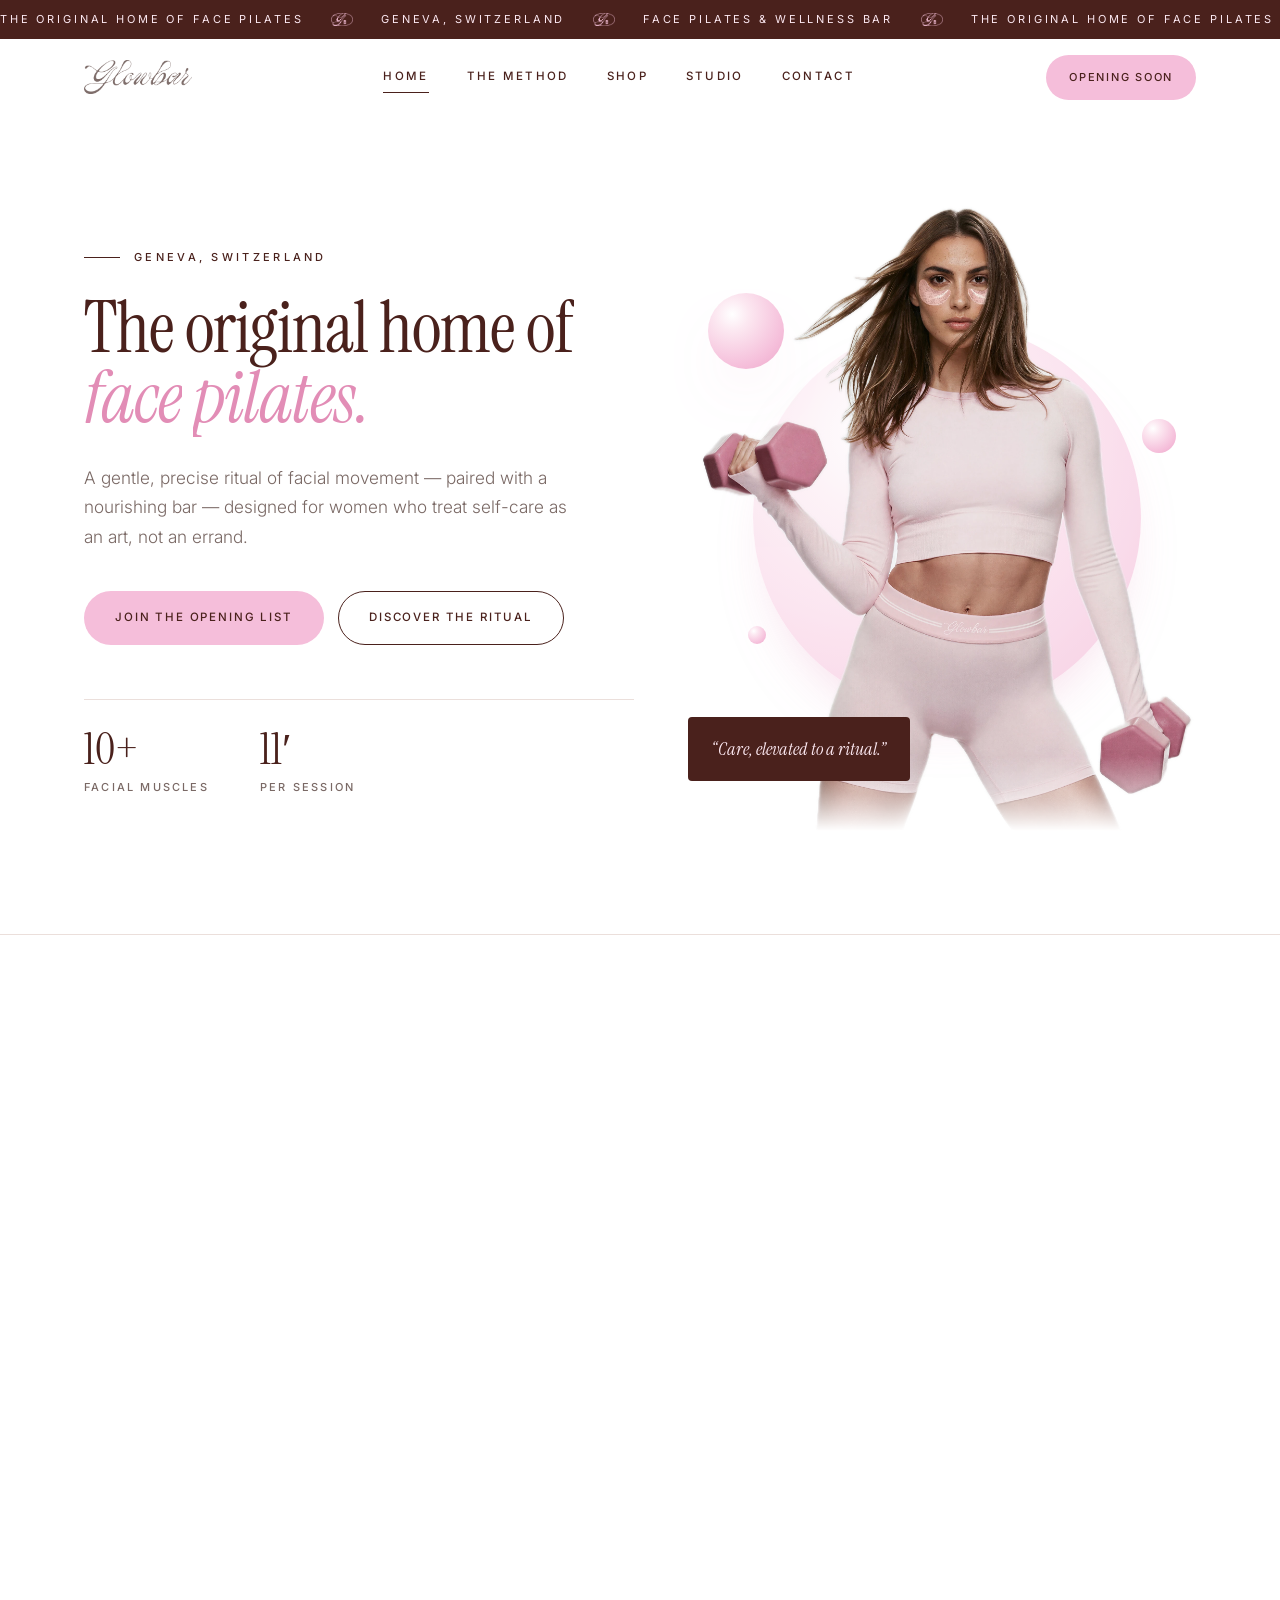
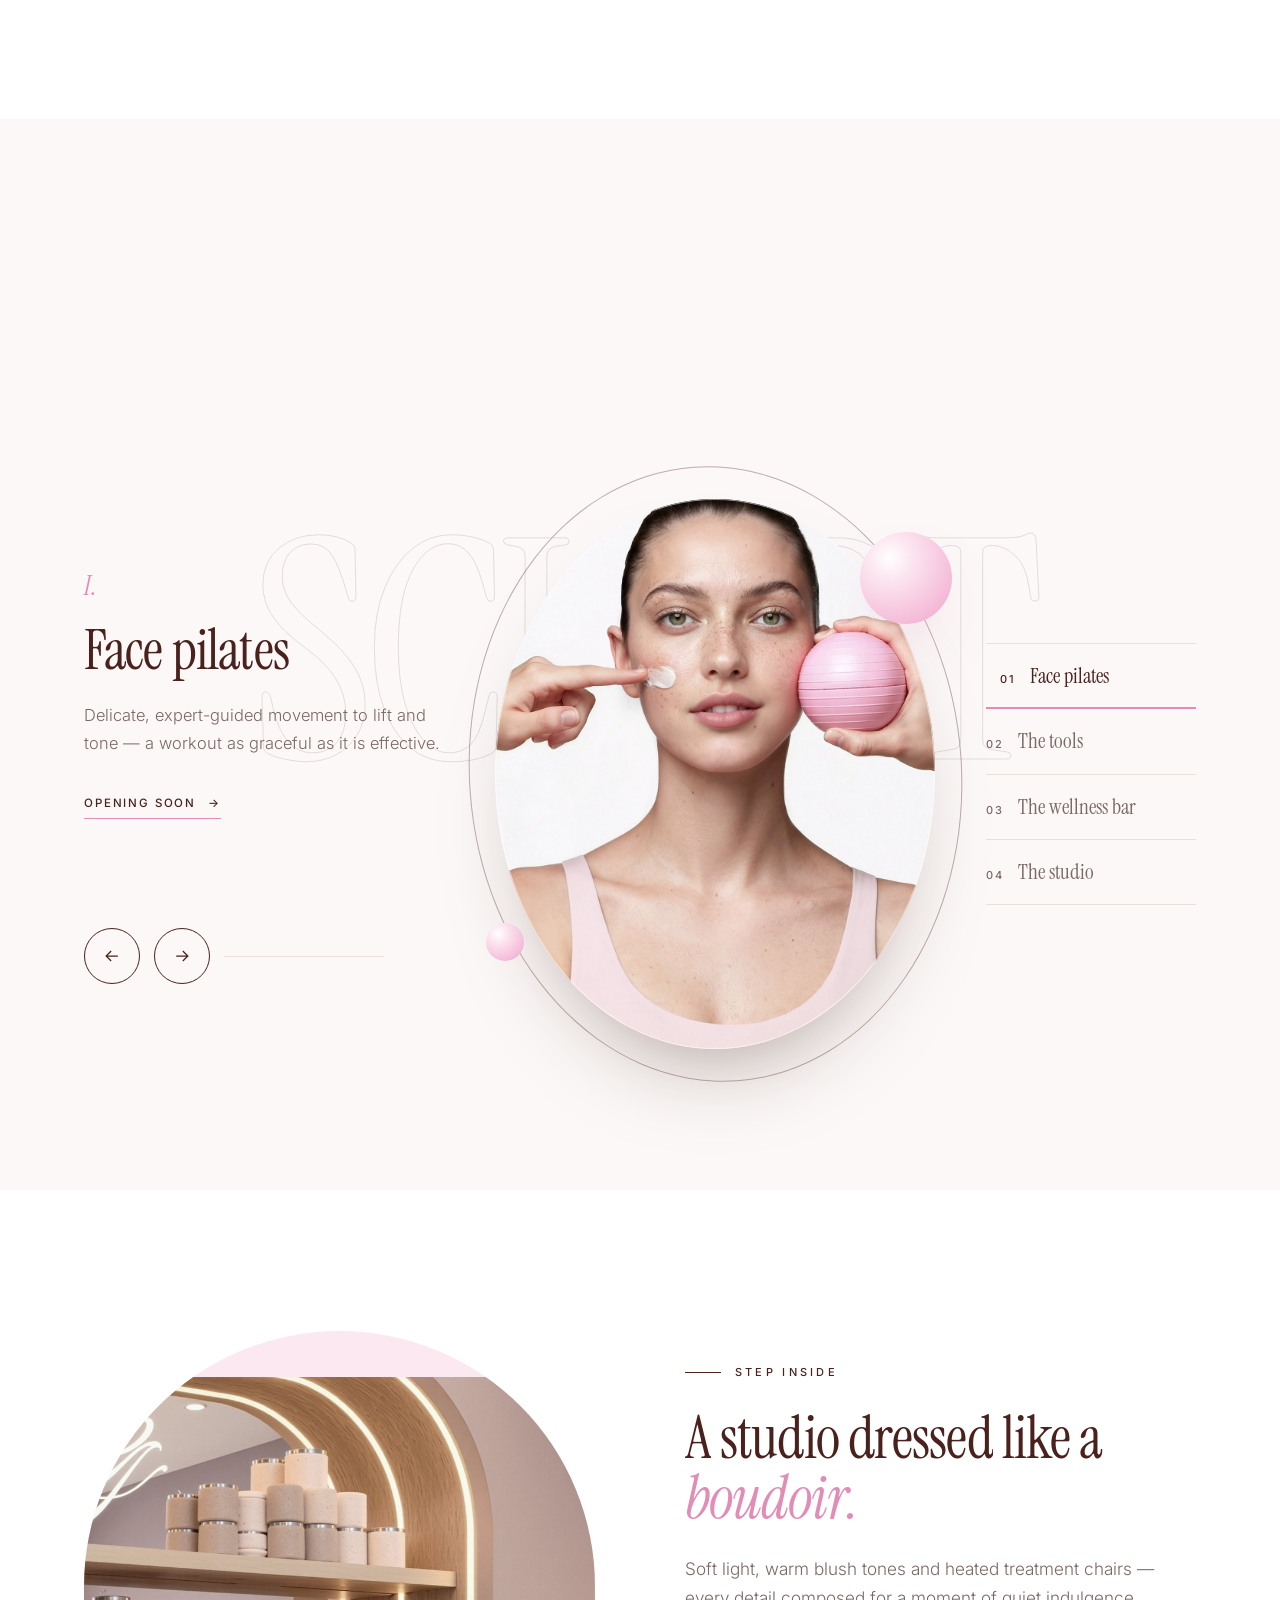
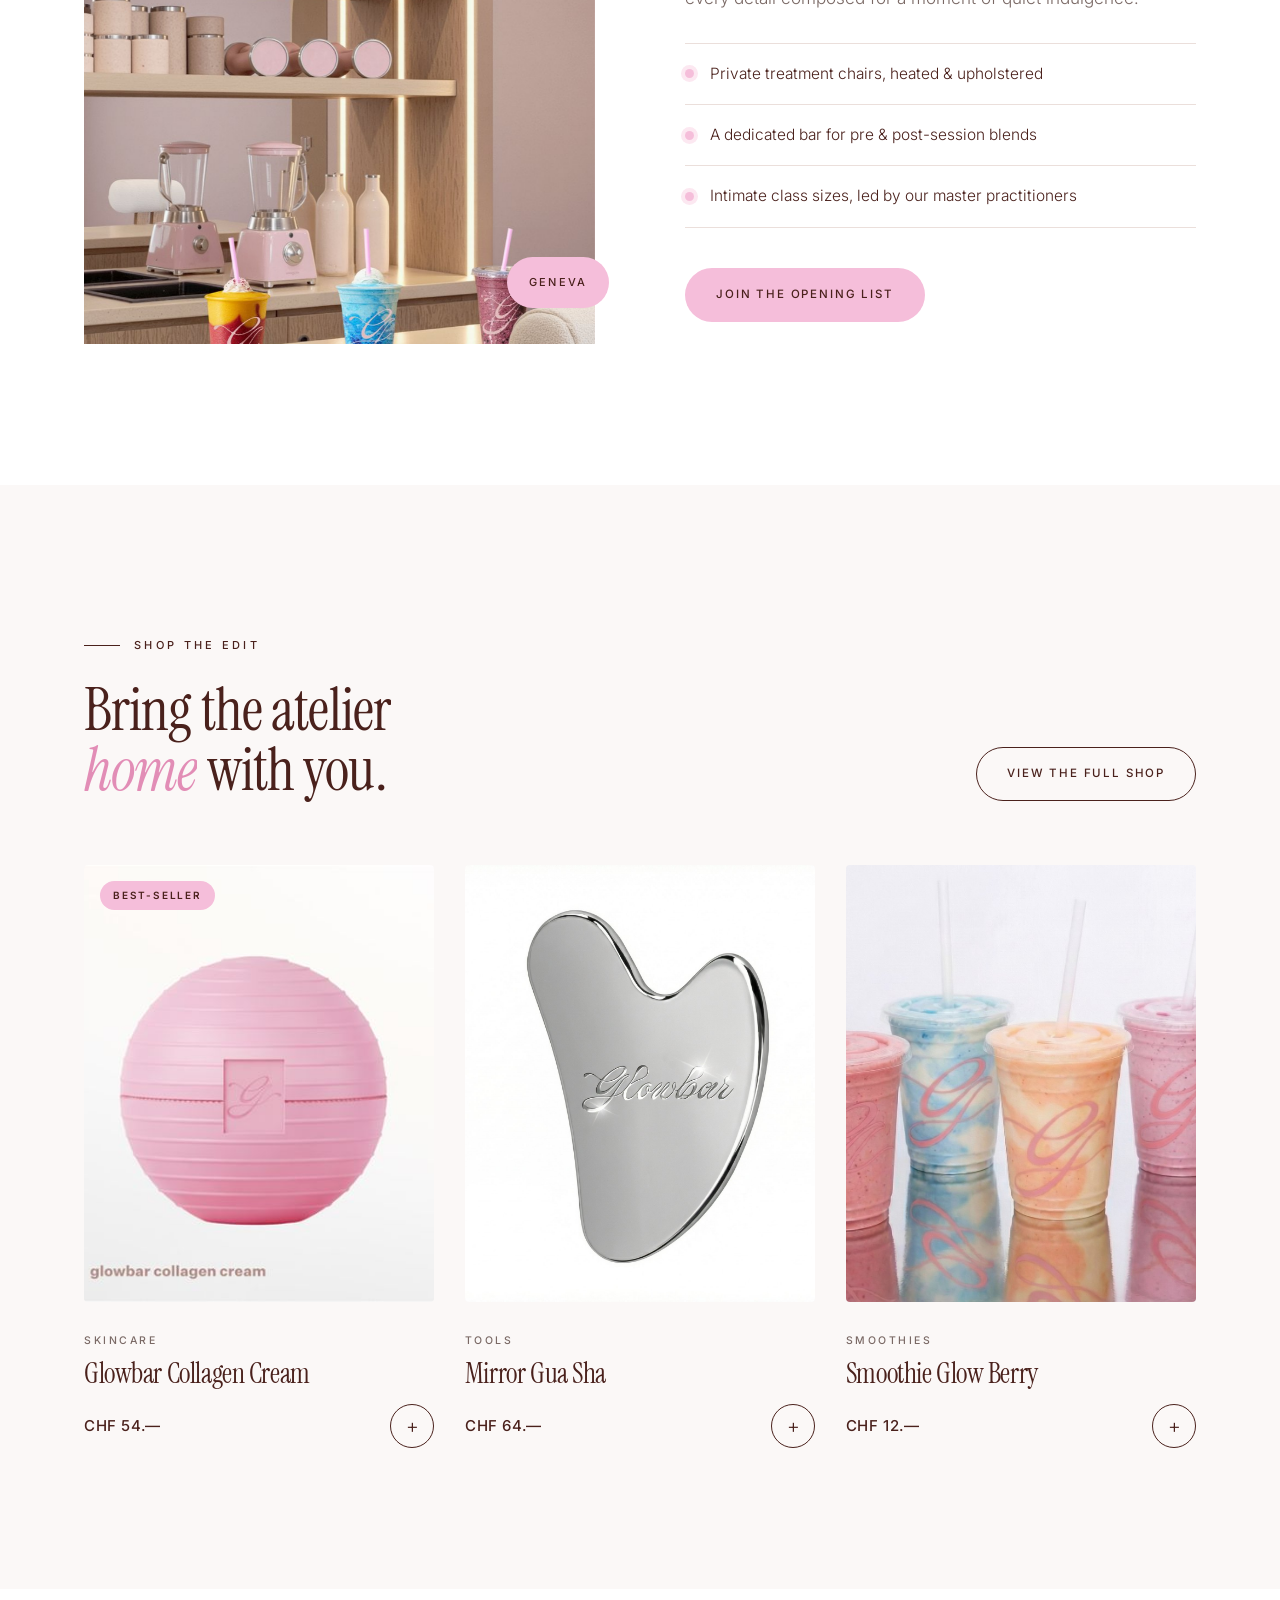
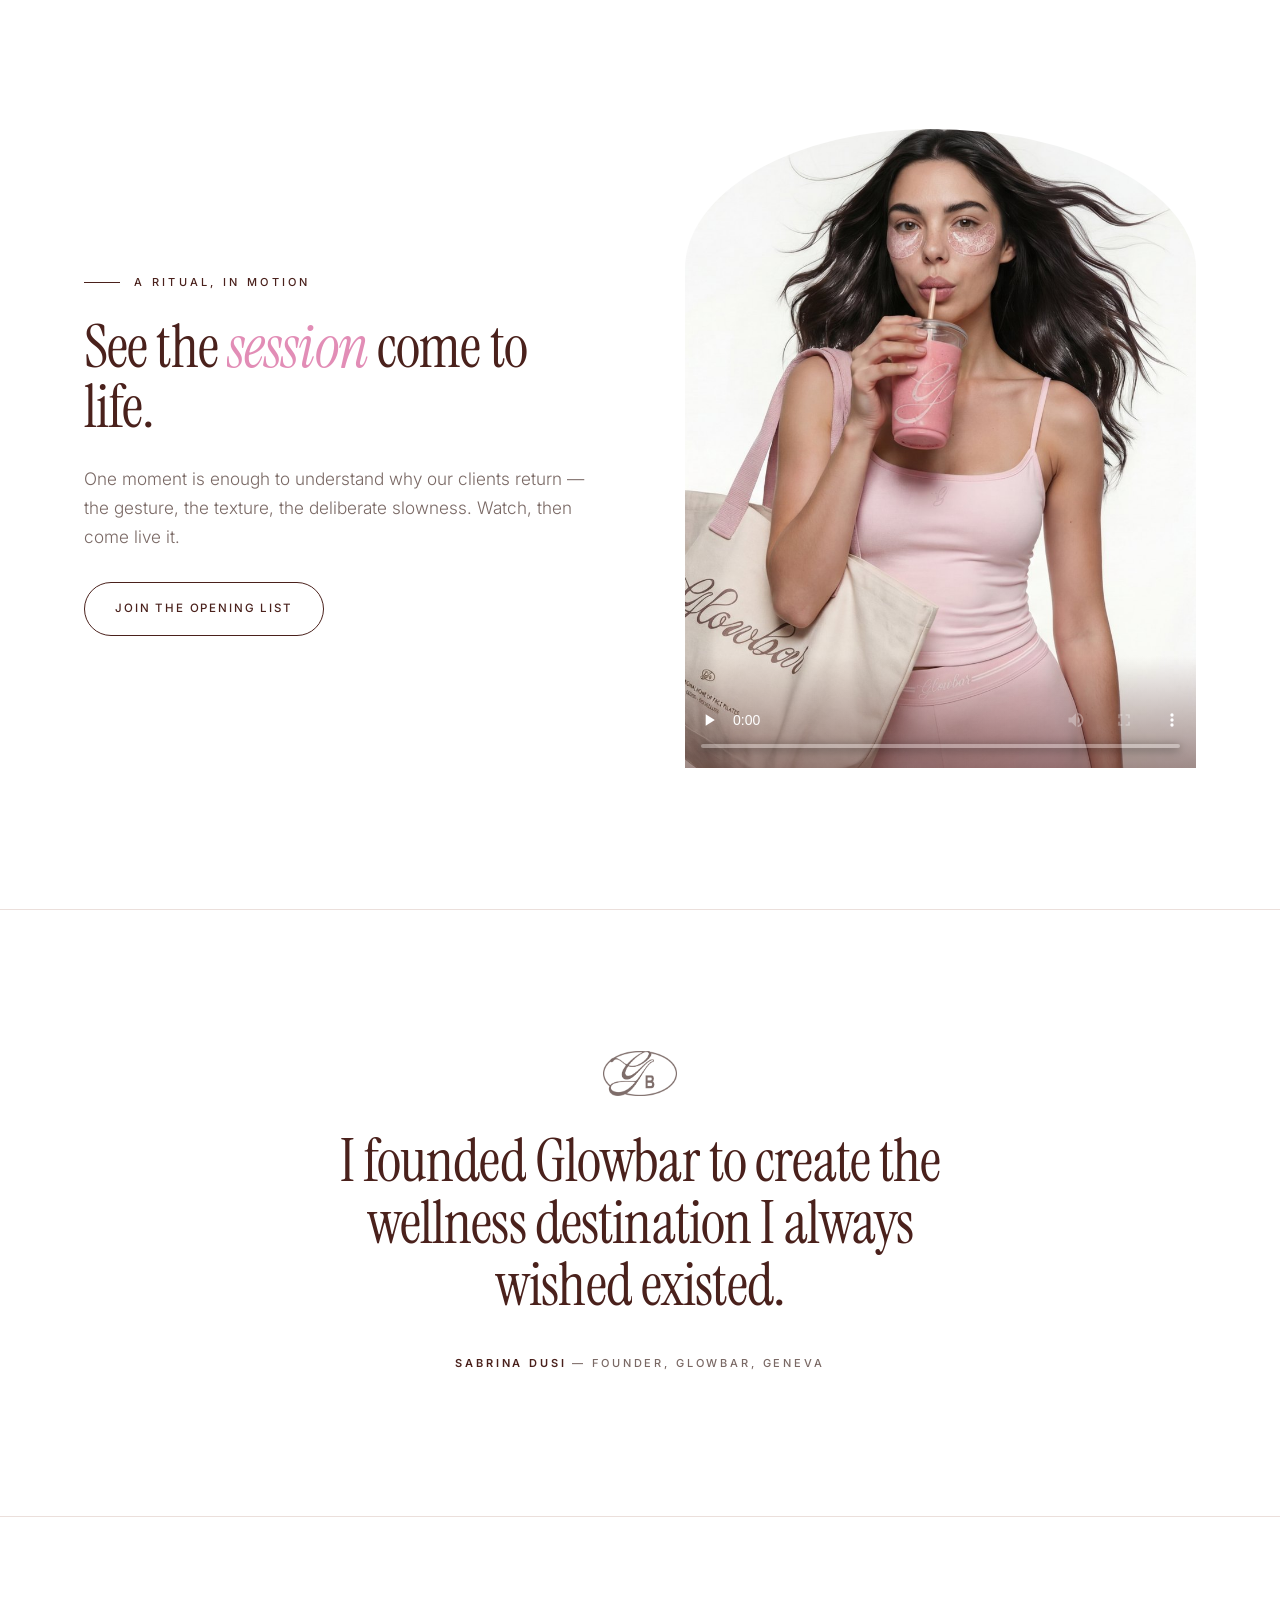
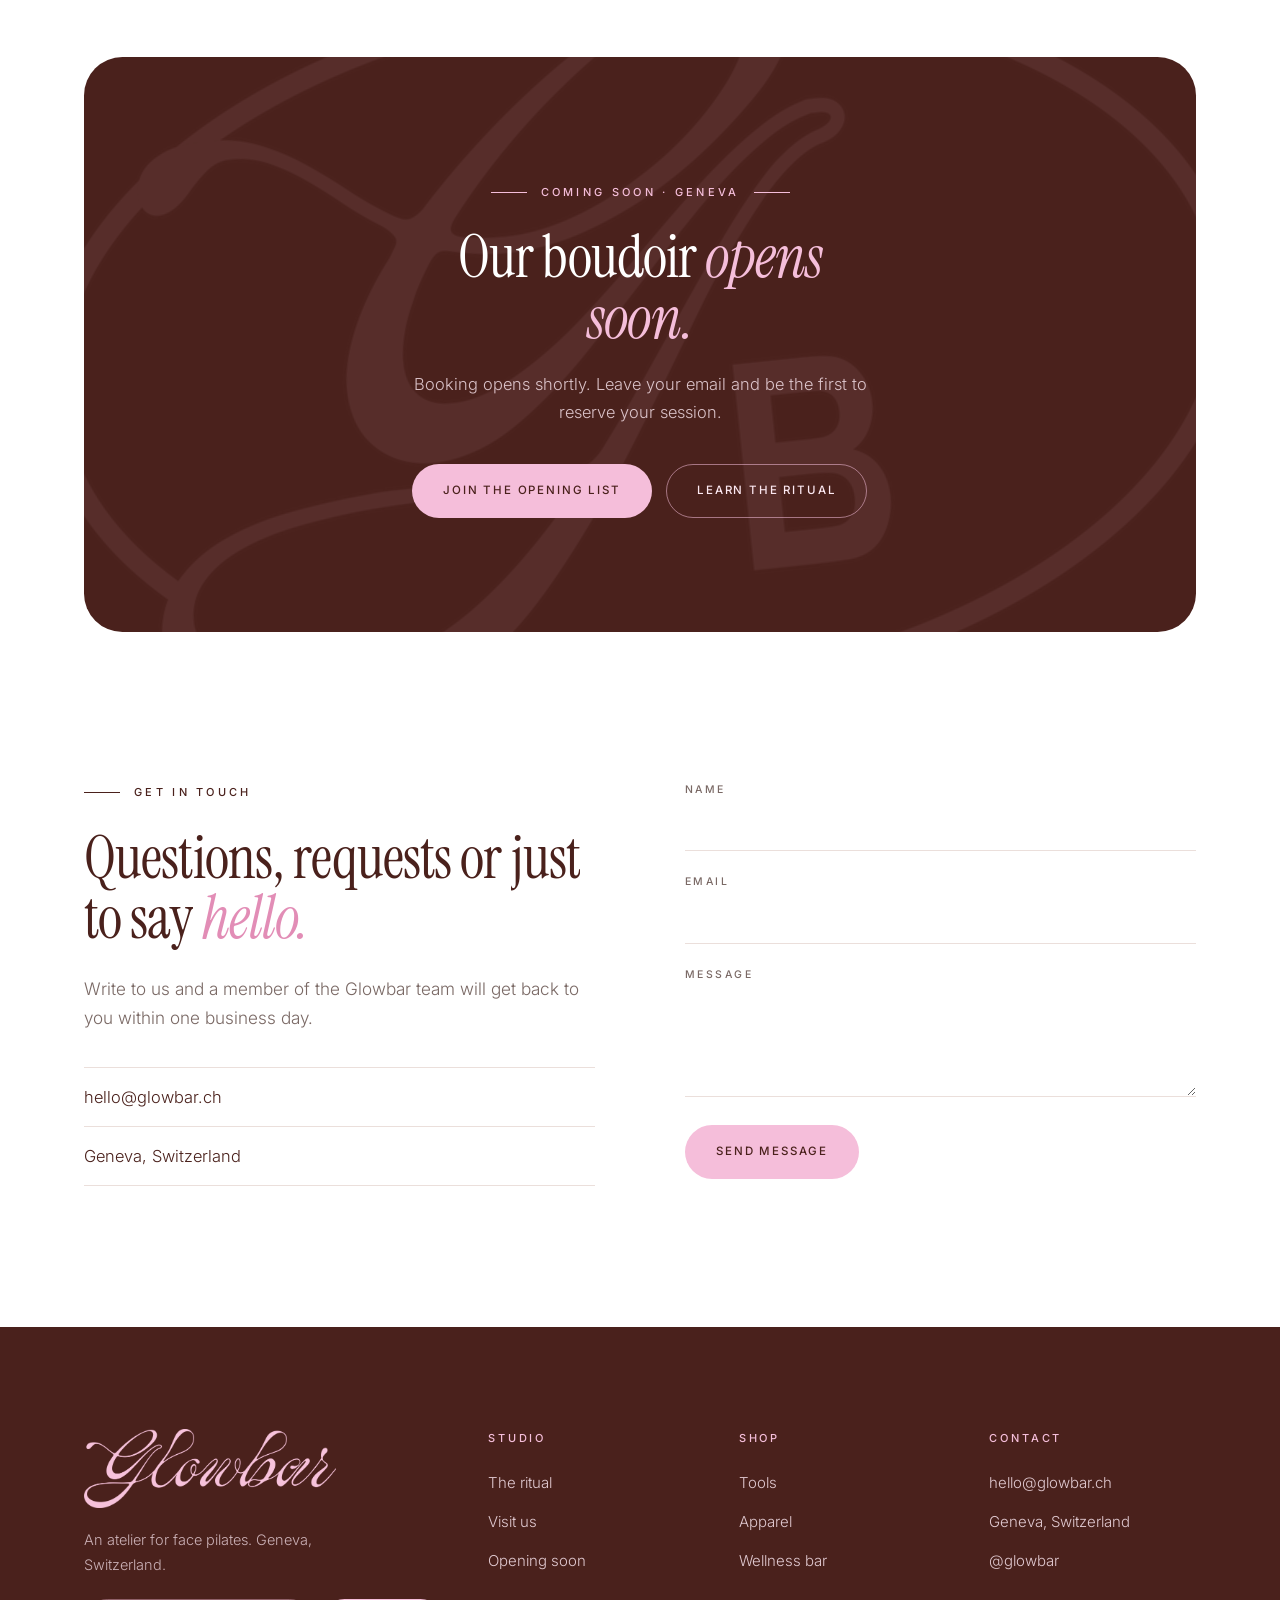
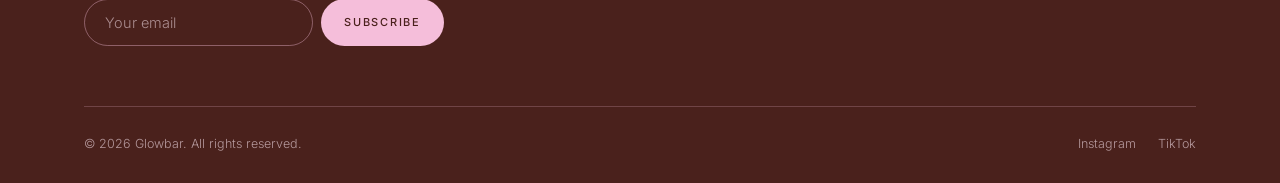
<file: v4/index.html>
<!DOCTYPE html>
<html lang="en">
<head>
<meta name="robots" content="noindex, nofollow">
<meta charset="UTF-8">
<meta name="viewport" content="width=device-width, initial-scale=1.0">
<title>Glowbar — The Original Home of Face Pilates | Geneva</title>
<meta name="description" content="Glowbar — the original home of face pilates in Geneva. A gentle, precise ritual of facial movement, paired with a nourishing wellness bar.">
<meta name="theme-color" content="#4A211C">
<link rel="icon" href="assets/logos/monogram-taupe.png">
<link rel="preconnect" href="https://fonts.googleapis.com">
<link rel="preconnect" href="https://fonts.gstatic.com" crossorigin>
<link href="https://fonts.googleapis.com/css2?family=Instrument+Serif:ital@0;1&family=Inter:wght@300;400;500;600&display=swap" rel="stylesheet">
<script>
  document.documentElement.classList.add('js');
  try{ if(sessionStorage.getItem('glowbar-v3-seen')) document.documentElement.classList.add('seen'); }catch(e){}
</script>
<link rel="stylesheet" href="styles.css">
</head>
<body>

<div class="loader" aria-hidden="true"><img src="assets/logos/monogram-pink.png" alt="" width="900" height="542"></div>
<div class="progress" aria-hidden="true"></div>

<div class="strip" aria-hidden="true">
  <div class="strip-track">
    <span>The Original Home of Face Pilates <img src="assets/logos/monogram-pink.png" alt=""> Geneva, Switzerland <img src="assets/logos/monogram-pink.png" alt=""> Face pilates &amp; wellness bar <img src="assets/logos/monogram-pink.png" alt=""></span>
    <span>The Original Home of Face Pilates <img src="assets/logos/monogram-pink.png" alt=""> Geneva, Switzerland <img src="assets/logos/monogram-pink.png" alt=""> Face pilates &amp; wellness bar <img src="assets/logos/monogram-pink.png" alt=""></span>
    <span>The Original Home of Face Pilates <img src="assets/logos/monogram-pink.png" alt=""> Geneva, Switzerland <img src="assets/logos/monogram-pink.png" alt=""> Face pilates &amp; wellness bar <img src="assets/logos/monogram-pink.png" alt=""></span>
    <span>The Original Home of Face Pilates <img src="assets/logos/monogram-pink.png" alt=""> Geneva, Switzerland <img src="assets/logos/monogram-pink.png" alt=""> Face pilates &amp; wellness bar <img src="assets/logos/monogram-pink.png" alt=""></span>
  </div>
</div>

<header class="site-header">
  <nav class="nav" aria-label="Main">
    <a href="index.html" class="nav-logo" aria-label="Glowbar — home"><img src="assets/logos/wordmark-taupe.png" alt="Glowbar" width="1400" height="439"></a>
    <div class="nav-links">
      <a href="index.html" class="active">Home</a>
      <a href="#method">The Method</a>
      <a href="shop.html">Shop</a>
      <a href="#studio">Studio</a>
      <a href="#contact">Contact</a>
    </div>
    <div class="nav-right">
      <a href="#book" class="btn btn-primary btn-sm magnetic">Opening soon</a>
      <button class="nav-toggle" aria-label="Open menu" aria-expanded="false"><span></span><span></span><span></span></button>
    </div>
  </nav>
  <div class="mobile-panel">
    <a href="index.html">Home</a>
    <a href="#method">The Method</a>
    <a href="shop.html">Shop</a>
    <a href="#studio">Studio</a>
    <a href="#contact">Contact</a>
    <a href="#book">Opening soon</a>
  </div>
</header>

<main>

  <!-- HERO -->
  <section class="hero">
    <div class="container hero-grid">
      <div class="hero-copy">
        <span class="eyebrow rv">Geneva, Switzerland</span>
        <h1 data-split>The original home of <em>face pilates.</em></h1>
        <p class="lede rv" style="--d:.35s">A gentle, precise ritual of facial movement — paired with a nourishing bar — designed for women who treat self-care as an art, not an errand.</p>
        <div class="cta-row rv" style="--d:.5s">
          <a href="#book" class="btn btn-primary magnetic">Join the opening list</a>
          <a href="#method" class="btn btn-outline magnetic">Discover the ritual</a>
        </div>
        <div class="hero-meta rv" style="--d:.65s">
          <div><strong data-count="40" data-suffix="+">40+</strong><span>Facial muscles</span></div>
          <div><strong data-count="45" data-suffix="′">45′</strong><span>Per session</span></div>
        </div>
      </div>
      <div class="hero-media">
        <span class="sphere s1" data-speed="-.05"></span>
        <span class="sphere s2" data-speed=".08"></span>
        <span class="sphere s3" data-speed="-.1"></span>
        <span class="sphere s4" data-speed=".05"></span>
        <img class="photo" src="assets/hero-model.webp" alt="Glowbar client holding pink sculpting weights" width="1911" height="2400" fetchpriority="high" decoding="async">
        <div class="hero-quote">“Care, elevated to a ritual.”</div>
      </div>
    </div>
  </section>

  <!-- STATS -->
  <section class="stats">
    <div class="container">
      <div class="stats-head">
        <span class="eyebrow rv">Why the face deserves a workout</span>
        <h2 data-split>Beauty has evolved everywhere except <em>the face.</em></h2>
      </div>
      <div class="stats-row">
        <div class="stat rv">
          <span class="stat-number" data-count="90" data-suffix="%">90%</span>
          <p>of beauty products only treat the surface layer of the skin.</p>
        </div>
        <div class="stat rv" style="--d:.12s">
          <span class="stat-number" data-count="40" data-suffix="+">40+</span>
          <p>facial muscles responsible for lift and tone remain untrained by any dedicated method — until now.</p>
        </div>
        <div class="stat rv" style="--d:.24s">
          <span class="stat-number" data-count="80" data-suffix="%">80%</span>
          <p>of visible aging is driven by tension and circulation, not the skin's surface alone.</p>
        </div>
      </div>
    </div>
  </section>

  <!-- RITUAL SLIDER -->
  <section class="ritual" id="method" aria-roledescription="carousel" aria-label="The Glowbar ritual">
    <div class="ritual-words" aria-hidden="true">
      <span class="ritual-word">Sculpt</span>
      <span class="ritual-word">Glide</span>
      <span class="ritual-word">Glow</span>
      <span class="ritual-word">Studio</span>
    </div>

    <div class="container">
      <div class="ritual-head">
        <div>
          <span class="eyebrow rv">The Glowbar ritual</span>
          <h2 data-split>Four gestures, <em>one</em> philosophy.</h2>
        </div>
        <div class="ritual-count rv" aria-hidden="true"><b data-current>01</b> / <span data-total>04</span></div>
      </div>

      <div class="ritual-grid">
        <div class="ritual-copy">
          <div class="ritual-texts" aria-live="polite">
            <article class="rt" role="group" aria-roledescription="slide" aria-label="1 of 4">
              <span class="roman fade">I.</span>
              <h3 data-split>Face pilates</h3>
              <p class="fade" style="--k:1">Delicate, expert-guided movement to lift and tone — a workout as graceful as it is effective.</p>
              <a href="#book" class="link-arrow fade" style="--k:2">Opening soon <span aria-hidden="true">→</span></a>
            </article>
            <article class="rt" role="group" aria-roledescription="slide" aria-label="2 of 4">
              <span class="roman fade">II.</span>
              <h3 data-split>The tools</h3>
              <p class="fade" style="--k:1">Rose quartz, mirror steel and the sculpting ball — precise instruments that extend the ritual at home.</p>
              <a href="shop.html" class="link-arrow fade" style="--k:2">Shop the tools <span aria-hidden="true">→</span></a>
            </article>
            <article class="rt" role="group" aria-roledescription="slide" aria-label="3 of 4">
              <span class="roman fade">III.</span>
              <h3 data-split>The wellness bar</h3>
              <p class="fade" style="--k:1">Glow-optimised blends, poured to nourish your radiance from within, after every session.</p>
              <a href="shop.html" class="link-arrow fade" style="--k:2">See the blends <span aria-hidden="true">→</span></a>
            </article>
            <article class="rt" role="group" aria-roledescription="slide" aria-label="4 of 4">
              <span class="roman fade">IV.</span>
              <h3 data-split>A moment, just for you</h3>
              <p class="fade" style="--k:1">An intimate studio designed as a quiet retreat — a pause between the world and home.</p>
              <a href="#studio" class="link-arrow fade" style="--k:2">Step inside <span aria-hidden="true">→</span></a>
            </article>
          </div>
          <div class="ritual-controls">
            <button class="rc-btn" data-prev aria-label="Previous slide"><svg viewBox="0 0 24 24"><path d="M19 12H5M11 6l-6 6 6 6"/></svg></button>
            <button class="rc-btn" data-next aria-label="Next slide"><svg viewBox="0 0 24 24"><path d="M5 12h14M13 6l6 6-6 6"/></svg></button>
            <div class="rc-bar" aria-hidden="true"><i></i></div>
          </div>
        </div>

        <div class="ritual-stage" tabindex="0" aria-label="Drag or use the arrow keys to browse the ritual">
          <div class="ritual-ring" aria-hidden="true"></div>
          <div class="ritual-frame">
            <div class="ri" data-shape="50%"><img src="assets/treatment-ball.jpg" alt="Facial sculpting tool applied to the cheek" draggable="false"></div>
            <div class="ri" data-shape="50% 50% 2% 2% / 40% 40% 2% 2%"><img src="assets/tools-flatlay.jpg" alt="Glowbar headband, sculpting ball and mirror gua sha" draggable="false" style="object-position:50% 70%"></div>
            <div class="ri" data-shape="50% / 40%"><img src="assets/smoothie-pour.jpg" alt="A Glowbar smoothie being poured" draggable="false"></div>
            <div class="ri" data-shape="58% 42% 52% 48% / 44% 56% 44% 56%"><img src="assets/studio-interior.jpg" alt="Glowbar studio interior" draggable="false"></div>
          </div>
          <span class="sphere o1" aria-hidden="true"></span>
          <span class="sphere o2" aria-hidden="true"></span>
          <div class="ritual-cursor" aria-hidden="true">Drag</div>
        </div>

        <ol class="ritual-index">
          <li><button class="ri-btn"><small>01</small>Face pilates</button></li>
          <li><button class="ri-btn"><small>02</small>The tools</button></li>
          <li><button class="ri-btn"><small>03</small>The wellness bar</button></li>
          <li><button class="ri-btn"><small>04</small>The studio</button></li>
        </ol>
      </div>
    </div>
  </section>

  <!-- STUDIO -->
  <section class="section" id="studio">
    <div class="container">
      <div class="split">
        <div class="split-media">
          <div class="frame px mask-img"><img src="assets/wellness-counter.jpg" alt="Glowbar wellness bar counter with neon signage, smoothies and fresh ingredients" loading="lazy" decoding="async"></div>
          <span class="tag">Geneva</span>
        </div>
        <div class="split-copy">
          <span class="eyebrow rv">Step inside</span>
          <h2 data-split>A studio dressed like a <em>boudoir.</em></h2>
          <p class="lede rv" style="--d:.2s">Soft light, warm blush tones and heated treatment chairs — every detail composed for a moment of quiet indulgence.</p>
          <ul class="checks rv" style="--d:.3s">
            <li>Private treatment chairs, heated &amp; upholstered</li>
            <li>A dedicated bar for pre &amp; post-session blends</li>
            <li>Intimate class sizes, led by our master practitioners</li>
          </ul>
          <div class="cta-row rv" style="--d:.4s"><a href="#book" class="btn btn-primary magnetic">Join the opening list</a></div>
        </div>
      </div>
    </div>
  </section>

  <!-- SHOP PREVIEW -->
  <section class="section section-paper">
    <div class="container">
      <div class="shop-head">
        <div>
          <span class="eyebrow rv">Shop the edit</span>
          <h2 data-split>Bring the atelier <em>home</em> with you.</h2>
        </div>
        <a href="shop.html" class="btn btn-outline magnetic rv">View the full shop</a>
      </div>
      <div class="cards">
        <a href="shop.html" class="card rv">
          <div class="card-media"><span class="card-tag">Best-seller</span><img src="assets/product-collagen-cream.jpg" alt="Glowbar Collagen Cream" loading="lazy" width="402" height="476"></div>
          <div class="card-body"><span class="cat">Skincare</span><h3>Glowbar Collagen Cream</h3><div class="card-row"><span class="price">CHF 54.—</span><span class="add" aria-hidden="true">+</span></div></div>
        </a>
        <a href="shop.html" class="card rv" style="--d:.12s">
          <div class="card-media"><img src="assets/product-tools-set.jpg" alt="Mirror gua sha engraved Glowbar" loading="lazy" width="800" height="800"></div>
          <div class="card-body"><span class="cat">Tools</span><h3>Mirror Gua Sha</h3><div class="card-row"><span class="price">CHF 64.—</span><span class="add" aria-hidden="true">+</span></div></div>
        </a>
        <a href="shop.html" class="card rv" style="--d:.24s">
          <div class="card-media"><img src="assets/product-smoothie-lineup.jpg" alt="Glowbar glow smoothie range" loading="lazy" width="800" height="447" style="object-position:40% 50%"></div>
          <div class="card-body"><span class="cat">Smoothies</span><h3>Smoothie Glow Berry</h3><div class="card-row"><span class="price">CHF 12.—</span><span class="add" aria-hidden="true">+</span></div></div>
        </a>
      </div>
    </div>
  </section>

  <!-- VIDEO -->
  <section class="section">
    <div class="container">
      <div class="split reverse">
        <div class="split-media">
          <div class="video-frame">
            <video controls preload="none" poster="assets/campaign-smoothie-tote.jpg" playsinline aria-label="Glowbar — discover the ritual in motion">
              <source src="assets/video/glow-ritual-2.mp4" type="video/mp4">
            </video>
          </div>
        </div>
        <div class="split-copy">
          <span class="eyebrow rv">A ritual, in motion</span>
          <h2 data-split>See the <em>session</em> come to life.</h2>
          <p class="lede rv" style="--d:.2s">One moment is enough to understand why our clients return — the gesture, the texture, the deliberate slowness. Watch, then come live it.</p>
          <div class="cta-row rv" style="--d:.3s"><a href="#book" class="btn btn-outline magnetic">Join the opening list</a></div>
        </div>
      </div>
    </div>
  </section>

  <!-- QUOTE -->
  <section class="quote">
    <div class="container">
      <img class="rv" src="assets/logos/monogram-taupe.png" alt="" width="900" height="542">
      <blockquote data-split>I founded Glowbar to create the wellness destination I always wished existed.</blockquote>
      <cite class="rv" style="--d:.3s"><b>Sabrina Dusi</b> — Founder, Glowbar, Geneva</cite>
    </div>
  </section>

  <!-- BOOK -->
  <section class="section on-brown" id="book" style="padding-bottom:0">
    <div class="container">
      <div class="band rv">
        <img class="bg-logo" src="assets/logos/monogram-pink.png" alt="" width="900" height="542">
        <span class="eyebrow center">Coming soon · Geneva</span>
        <h2>Our boudoir <em>opens soon.</em></h2>
        <p>Booking opens shortly. Leave your email and be the first to reserve your session.</p>
        <div class="cta-row">
          <a href="#newsletter" class="btn btn-light magnetic">Join the opening list</a>
          <a href="#method" class="btn btn-ghost-light magnetic">Learn the ritual</a>
        </div>
      </div>
    </div>
  </section>

  <!-- CONTACT -->
  <section class="section" id="contact">
    <div class="container">
      <div class="split">
        <div class="split-copy">
          <span class="eyebrow rv">Get in touch</span>
          <h2 data-split>Questions, requests or just to say <em>hello.</em></h2>
          <p class="lede rv" style="--d:.2s; margin-bottom:34px">Write to us and a member of the Glowbar team will get back to you within one business day.</p>
          <ul class="contact-list rv" style="--d:.3s">
            <li><a href="mailto:hello@glowbar.ch">hello@glowbar.ch</a></li>
            <li>Geneva, Switzerland</li>
          </ul>
        </div>
        <div class="rv" style="--d:.15s">
          <form class="contact-form" data-form>
            <label>Name<input type="text" name="name" autocomplete="name" required></label>
            <label>Email<input type="email" name="email" autocomplete="email" required></label>
            <label>Message<textarea name="message" rows="4" required></textarea></label>
            <button type="submit" class="btn btn-primary magnetic">Send message</button>
          </form>
          <p class="form-note" hidden>Thank you — we'll be in touch within one business day.</p>
        </div>
      </div>
    </div>
  </section>

</main>

<footer>
  <div class="container">
    <div class="footer-top">
      <div class="footer-brand">
        <img src="assets/logos/wordmark-pink.png" alt="Glowbar" width="1400" height="439" loading="lazy">
        <p>An atelier for face pilates. Geneva, Switzerland.</p>
        <form class="newsletter-form" id="newsletter" data-form>
          <label class="sr-only" for="newsletter-email">Email address</label>
          <input type="email" id="newsletter-email" name="email" placeholder="Your email" autocomplete="email" required>
          <button type="submit" class="btn btn-light btn-sm">Subscribe</button>
        </form>
        <p class="form-note" hidden>You're on the list — welcome to the glow.</p>
      </div>
      <div class="footer-col">
        <h4>Studio</h4>
        <ul>
          <li><a href="#method">The ritual</a></li>
          <li><a href="#studio">Visit us</a></li>
          <li><a href="#book">Opening soon</a></li>
        </ul>
      </div>
      <div class="footer-col">
        <h4>Shop</h4>
        <ul>
          <li><a href="shop.html">Tools</a></li>
          <li><a href="shop.html">Apparel</a></li>
          <li><a href="shop.html">Wellness bar</a></li>
        </ul>
      </div>
      <div class="footer-col">
        <h4>Contact</h4>
        <ul>
          <li><a href="mailto:hello@glowbar.ch">hello@glowbar.ch</a></li>
          <li><a href="#contact">Geneva, Switzerland</a></li>
          <li><a href="#">@glowbar</a></li>
        </ul>
      </div>
    </div>
    <div class="footer-bottom">
      <span>© 2026 Glowbar. All rights reserved.</span>
      <div class="footer-social"><a href="#">Instagram</a><a href="#">TikTok</a></div>
    </div>
  </div>
</footer>

<script src="assets/lenis.min.js"></script>
<script src="script.js"></script>
</body>
</html>
</file>
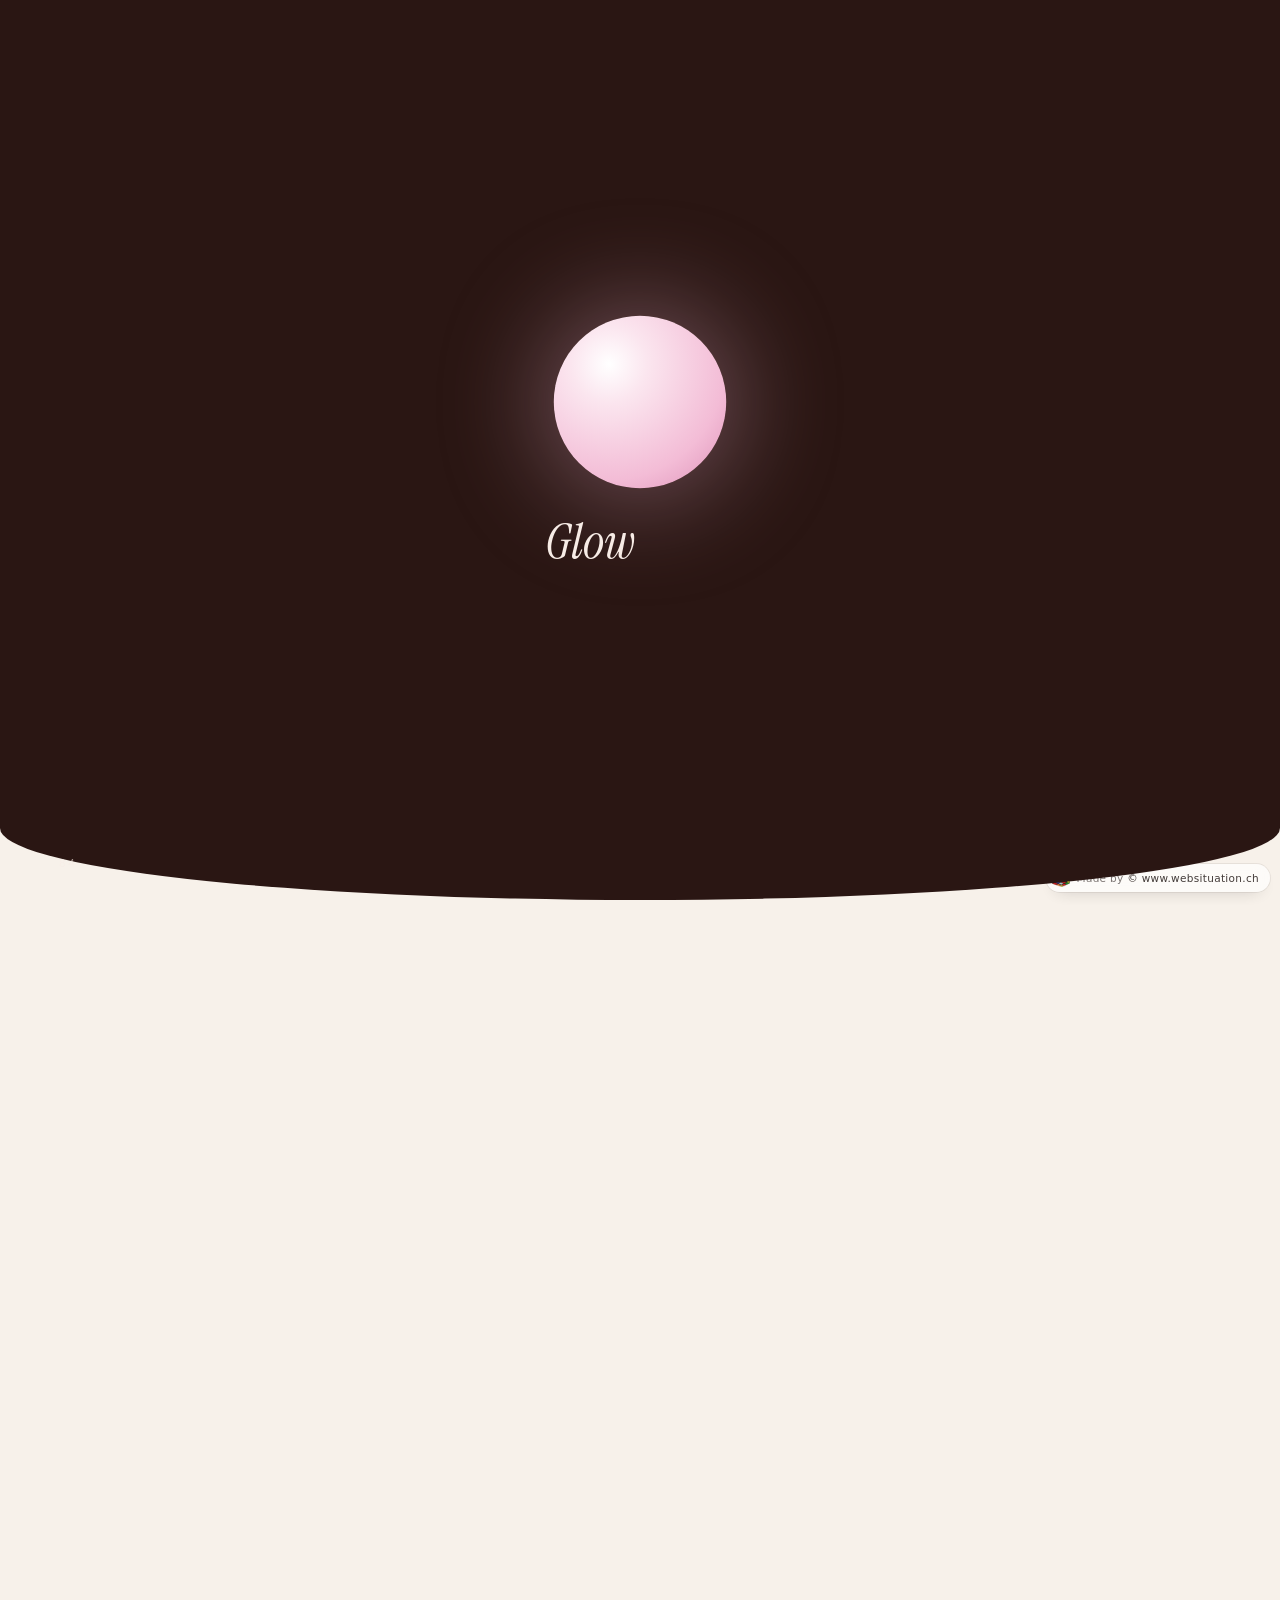
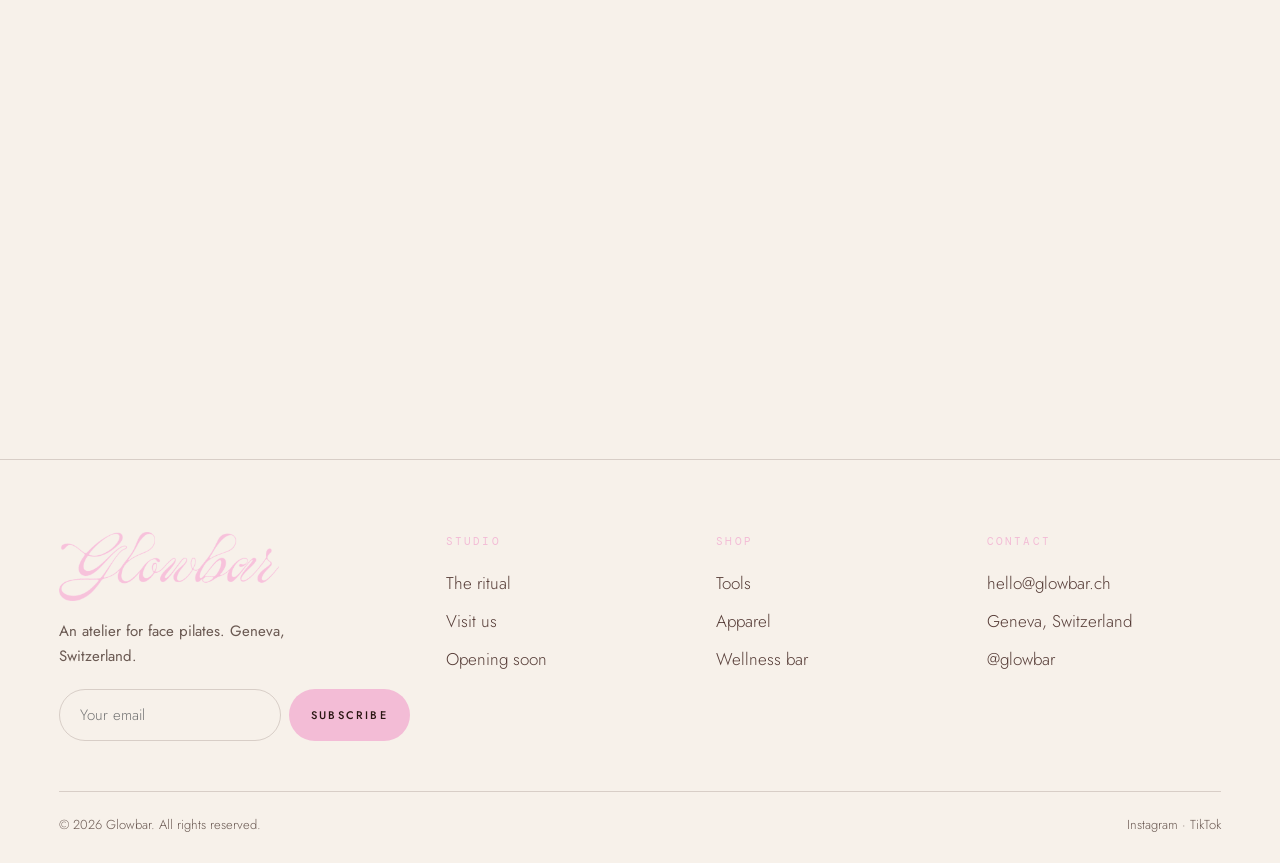
<file: 1-perle/shop.html>
<!DOCTYPE html>
<html lang="en">
<head>
<meta name="robots" content="noindex, nofollow">
<meta charset="UTF-8">
<meta name="viewport" content="width=device-width, initial-scale=1.0, viewport-fit=cover">
<title>Shop — Glowbar | Tools, Apparel &amp; Wellness Bar</title>
<meta name="description" content="Shop Glowbar's sculpting tools, studio apparel and wellness bar blends — bring the face pilates ritual home with you.">
<meta name="theme-color" content="#F7F1EA">
<link rel="preconnect" href="https://fonts.googleapis.com">
<link rel="preconnect" href="https://fonts.gstatic.com" crossorigin>
<link href="https://fonts.googleapis.com/css2?family=DM+Mono&family=Instrument+Serif:ital@0;1&family=Jost:wght@300;400;500&display=swap" rel="stylesheet">
<script>
  document.documentElement.classList.add('js');
  try{ if(sessionStorage.getItem('glowbar-v4-seen')) document.documentElement.classList.add('seen'); }catch(e){}
</script>
<link rel="stylesheet" href="styles.css?v=10">
<link rel="icon" href="favicon.ico" sizes="any">
<link rel="icon" type="image/png" sizes="32x32" href="favicon-32.png">
<link rel="apple-touch-icon" href="apple-touch-icon.png">
</head>
<body data-theme="light">

<div class="loader" aria-hidden="true">
  <div class="lp"></div>
  <div class="loader-word"><span>Breathe in</span><span>Lift</span><span>Glow</span></div>
  <span class="loader-count mono">00</span>
</div>
<div class="cursor" aria-hidden="true"></div>
<canvas id="pearl" aria-hidden="true"></canvas>

<header class="nav">
  <a href="index.html" class="brand" aria-label="Glowbar — home">
    <img class="logo-light" src="assets/logos/wordmark-taupe.png" alt="Glowbar" width="1400" height="439">
    <img class="logo-dark" src="assets/logos/wordmark-pink.png" alt="" width="1400" height="439">
  </a>
  <div class="nav-right">
    <button class="sound mono" aria-pressed="false" aria-label="Toggle sound"><i></i><span>Sound off</span></button>
    <a href="index.html#book" class="btn btn-sm" data-magnetic>Opening soon</a>
    <button class="menu-btn mono" aria-expanded="false" aria-controls="menu"><span>Menu</span><i></i></button>
  </div>
</header>

<nav class="menu" id="menu" aria-label="Main">
  <ol>
    <li><a href="index.html#ritual"><small>01</small>The ritual</a></li>
    <li><a href="index.html#studio"><small>02</small>The studio</a></li>
    <li><a href="shop.html"><small>03</small>The shop</a></li>
    <li><a href="index.html#book"><small>04</small>Opening soon</a></li>
  </ol>
  <div class="menu-foot mono"><span>Geneva, Switzerland</span><a href="mailto:hello@glowbar.ch">hello@glowbar.ch</a></div>
</nav>


<main>

  <section class="page-hero" data-sec data-theme="light">
    <i class="anchor" data-pearl data-r="16" data-rm="22" data-a="#F5C4DC" data-b="#E48FB9" style="left:78%;top:44%"></i>
    <span class="mono rv" style="color:var(--muted);margin-bottom:22px">The shop</span>
    <h1 data-split>Bring the studio <em>home.</em></h1>
    <p class="rv" style="--d:.3s">Sculpting tools, studio apparel and wellness bar blends — to extend the ritual well past your session.</p>
  </section>

  <section class="shop" data-sec data-theme="blush" style="padding-top:clamp(50px,8vh,100px)">
    <i class="anchor" data-pearl data-r="9" data-a="#F7CADB" data-b="#E58BA9" style="left:96%;top:6%"></i>
    <div class="filters rv">
      <button class="pill active" data-filter="all">All</button>
      <button class="pill" data-filter="tools">Studio tools</button>
      <button class="pill" data-filter="apparel">Apparel</button>
      <button class="pill" data-filter="bar">Wellness bar</button>
      <button class="pill" data-filter="skincare">Skincare</button>
    </div>
    <div class="grid">
      <article class="p rv" data-category="tools" style="--d:0s">
        <div class="p-media"><span class="p-tag">Bestseller</span><img src="assets/treatment-ball.jpg" alt="Glowbar sculpting ball facial massage tool" loading="lazy" decoding="async" style="object-position:60% 50%"></div>
        <div class="p-body"><div><span class="cat mono">Studio tools</span><h3>The Sculpting Ball</h3><span class="price">CHF 58</span></div><button class="add" aria-label="Add The Sculpting Ball to bag">+</button></div>
      </article>
      <article class="p rv" data-category="tools" style="--d:0.08s">
        <div class="p-media"><img src="assets/product-tools-set.jpg" alt="Glowbar mirror-polished steel gua sha" loading="lazy" decoding="async"></div>
        <div class="p-body"><div><span class="cat mono">Studio tools</span><h3>Mirror Gua Sha</h3><span class="price">CHF 64</span></div><button class="add" aria-label="Add Mirror Gua Sha to bag">+</button></div>
      </article>
      <article class="p rv" data-category="apparel" style="--d:0.16s">
        <div class="p-media"><img src="assets/apparel-cami.jpg" alt="Glowbar branded loungewear cami top" loading="lazy" decoding="async" style="object-position:50% 0%"></div>
        <div class="p-body"><div><span class="cat mono">Apparel</span><h3>The Glow Cami</h3><span class="price">CHF 72</span></div><button class="add" aria-label="Add The Glow Cami to bag">+</button></div>
      </article>
      <article class="p rv" data-category="apparel" style="--d:0.24s">
        <div class="p-media"><img src="assets/campaign-dumbbells.jpg" alt="Glowbar face pilates set" loading="lazy" decoding="async" style="object-position:50% 0%"></div>
        <div class="p-body"><div><span class="cat mono">Apparel</span><h3>Face Pilates Set</h3><span class="price">CHF 149</span></div><button class="add" aria-label="Add Face Pilates Set to bag">+</button></div>
      </article>
      <article class="p rv" data-category="bar" style="--d:0.32s">
        <div class="p-media"><img src="assets/smoothie-pour.jpg" alt="Glowbar glow smoothie in a branded cup" loading="lazy" decoding="async"></div>
        <div class="p-body"><div><span class="cat mono">Wellness bar</span><h3>Glow Smoothie Blend</h3><span class="price">CHF 12</span></div><button class="add" aria-label="Add Glow Smoothie Blend to bag">+</button></div>
      </article>
      <article class="p rv" data-category="tools" style="--d:0.4s">
        <div class="p-media"><img src="assets/tools-flatlay.jpg" alt="Glowbar signature terry headband" loading="lazy" decoding="async" style="object-position:20% 82%"></div>
        <div class="p-body"><div><span class="cat mono">Studio tools</span><h3>Signature Headband</h3><span class="price">CHF 28</span></div><button class="add" aria-label="Add Signature Headband to bag">+</button></div>
      </article>
      <article class="p soon rv" data-category="skincare" style="--d:0.48s">
        <div class="p-media"><img src="assets/logos/monogram-taupe.png" alt="Glowbar" width="900" height="542" loading="lazy"></div>
        <div class="p-body"><div><span class="cat mono">Skincare · Coming soon</span><h3>Rose Glow Mask &amp; Peony Oil</h3><span class="price">Notify me</span></div><button class="add" aria-label="Get notified about Rose Glow Mask &amp; Peony Oil">+</button></div>
      </article>
      <article class="p soon rv" data-category="apparel" style="--d:0.56s">
        <div class="p-media"><img src="assets/logos/monogram-taupe.png" alt="Glowbar" width="900" height="542" loading="lazy"></div>
        <div class="p-body"><div><span class="cat mono">Apparel · Coming soon</span><h3>Canvas Studio Tote</h3><span class="price">Notify me</span></div><button class="add" aria-label="Get notified about Canvas Studio Tote">+</button></div>
      </article>
    </div>
  </section>

  <section class="final" id="book" data-sec data-theme="dark">
    <i class="anchor a-final" data-pearl data-r="36" data-rm="40" data-a="#F3BCD6" data-b="#B14E7F"></i>
    <span class="mono rv" style="margin-bottom:30px;color:var(--muted)">New in</span>
    <h2 data-split style="font-size:clamp(48px,7.5vw,128px);max-width:12ch">The skincare line <em>launches</em> soon.</h2>
    <p class="rv" style="--d:.2s">Join the list to be the first to shop the rose glow mask and peony oil.</p>
    <div class="cta rv" style="--d:.3s">
      <a href="#" class="btn" data-magnetic>Join the waitlist</a>
      <a href="index.html#book" class="btn btn-ghost" data-magnetic>Studio opening soon</a>
    </div>
  </section>

</main>

<footer data-sec data-theme="dark" data-probe=".8">
  <i class="anchor" data-pearl data-r="0" data-a="#F3BCD6" data-b="#B14E7F" style="left:50%;top:0"></i>
  <div class="foot-top">
    <div>
      <img src="assets/logos/wordmark-pink.png" alt="Glowbar" width="1400" height="439" loading="lazy">
      <p>An atelier for face pilates. Geneva, Switzerland.</p>
      <form class="nl" id="newsletter" data-form>
        <label class="sr-only" for="nl-email">Email address</label>
        <input type="email" id="nl-email" placeholder="Your email" autocomplete="email" required>
        <button type="submit" class="btn btn-sm" data-magnetic>Subscribe</button>
      </form>
      <p class="form-note" hidden>You're on the list — welcome to the glow.</p>
    </div>
    <div class="foot-col"><h4>Studio</h4><ul><li><a href="index.html#ritual">The ritual</a></li><li><a href="index.html#studio">Visit us</a></li><li><a href="index.html#book">Opening soon</a></li></ul></div>
    <div class="foot-col"><h4>Shop</h4><ul><li><a href="shop.html">Tools</a></li><li><a href="shop.html">Apparel</a></li><li><a href="shop.html">Wellness bar</a></li></ul></div>
    <div class="foot-col"><h4>Contact</h4><ul><li><a href="mailto:hello@glowbar.ch">hello@glowbar.ch</a></li><li><a href="index.html#book">Geneva, Switzerland</a></li><li><a href="#">@glowbar</a></li></ul></div>
  </div>
  <div class="foot-bottom"><span>© 2026 Glowbar. All rights reserved.</span><span>Instagram · TikTok</span></div>
</footer>

<script src="assets/lenis.min.js"></script>
<script src="pearl.js?v=2"></script>
<script src="main.js?v=3"></script>
<style>
.ws-mark{position:fixed;right:10px;bottom:8px;z-index:140;display:inline-flex;align-items:center;gap:7px;padding:5px 11px 5px 6px;border-radius:999px;
  background:rgba(255,255,255,.78);-webkit-backdrop-filter:blur(8px);backdrop-filter:blur(8px);box-shadow:0 0 0 1px rgba(40,30,28,.08),0 6px 18px -10px rgba(0,0,0,.35);
  color:#2b2321;font:500 10.5px/1 Inter,system-ui,-apple-system,sans-serif;letter-spacing:.03em;text-decoration:none;opacity:.88;transition:opacity .3s,transform .4s cubic-bezier(.16,.8,.3,1)}
.ws-mark:hover,.ws-mark:focus-visible{opacity:1;transform:translateY(-2px)}
.ws-mark img{width:18px;height:18px;display:block;flex:none}
.ws-mark b{font-weight:400;opacity:.7}
@media (max-width:560px){.ws-mark b{display:none}.ws-mark{right:8px;bottom:6px}}
@media print{.ws-mark{display:none}}
</style>
<a class="ws-mark" href="https://www.websituation.ch" target="_blank" rel="noopener" aria-label="Made by Websituation, www.websituation.ch"><img src="assets/websituation-cube.png" alt="" width="18" height="18"><span><b>Made by </b>© www.websituation.ch</span></a>
</body>
</html>
</file>
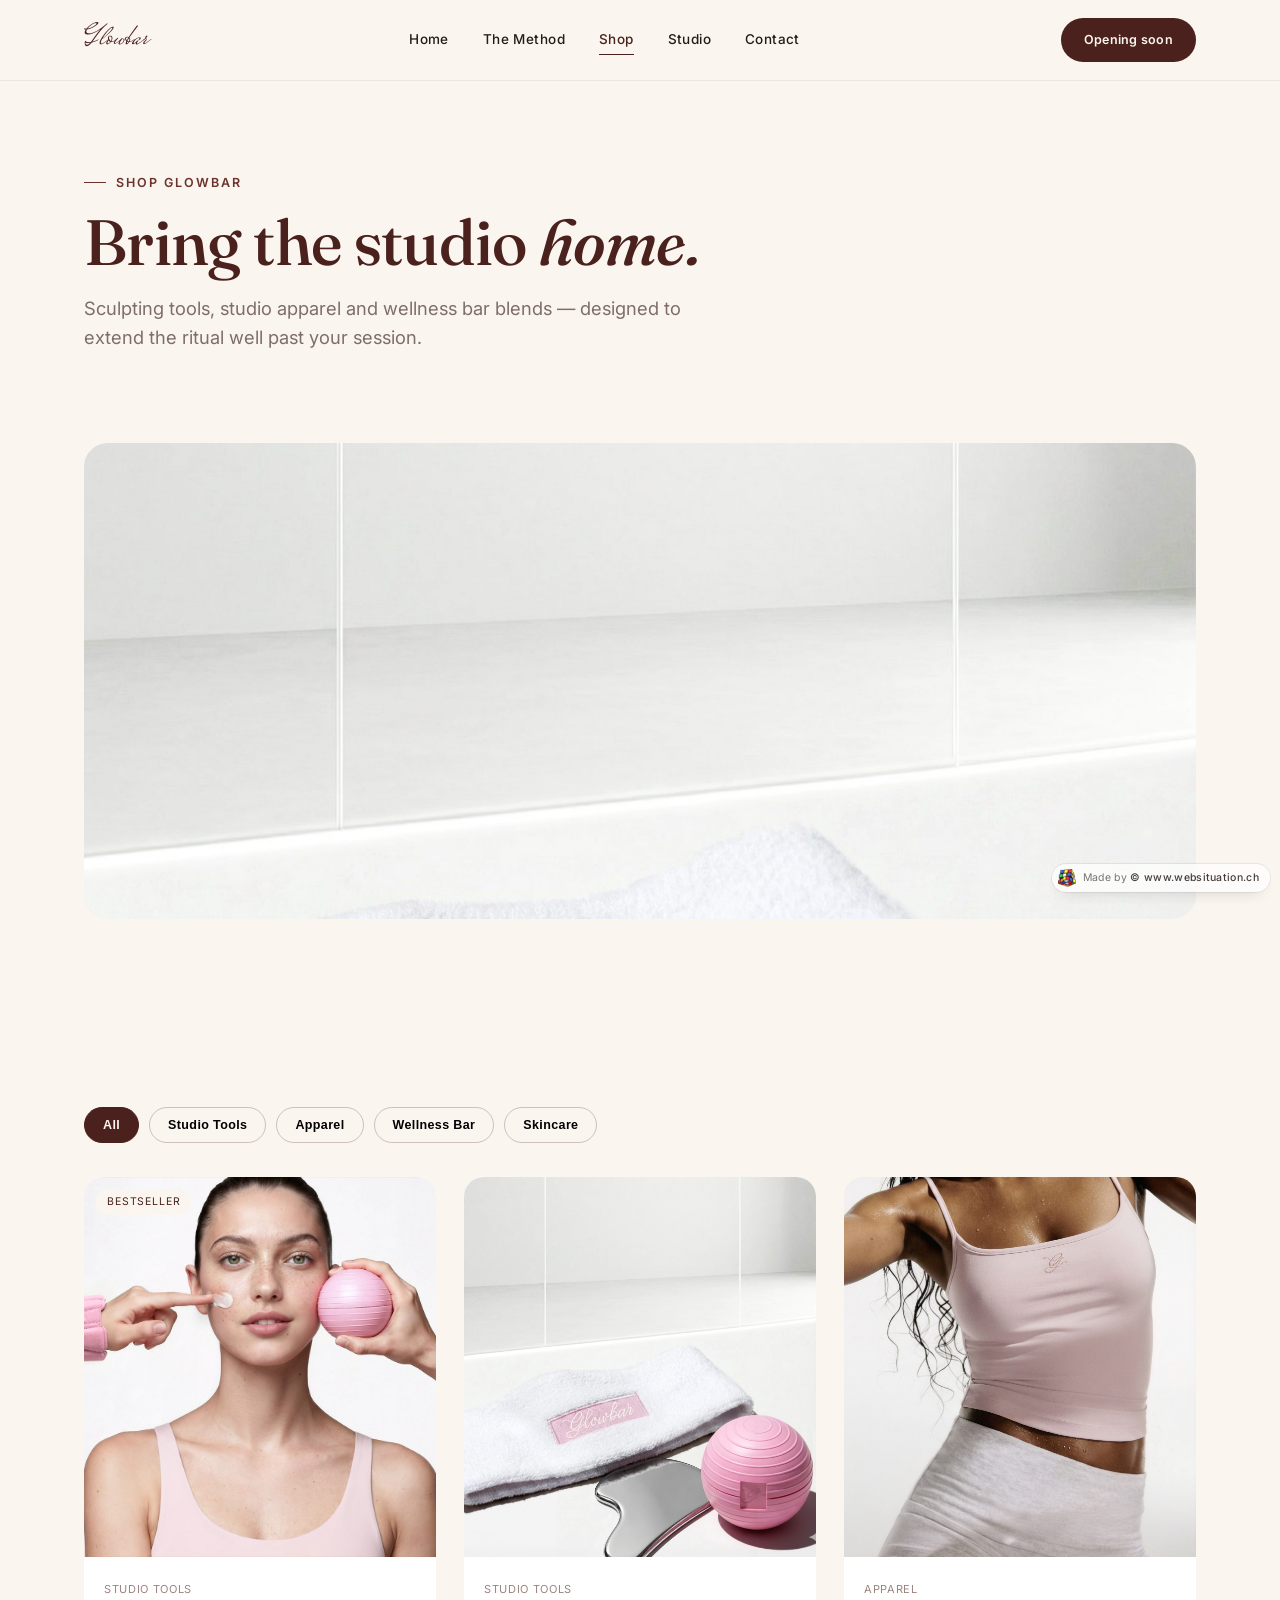
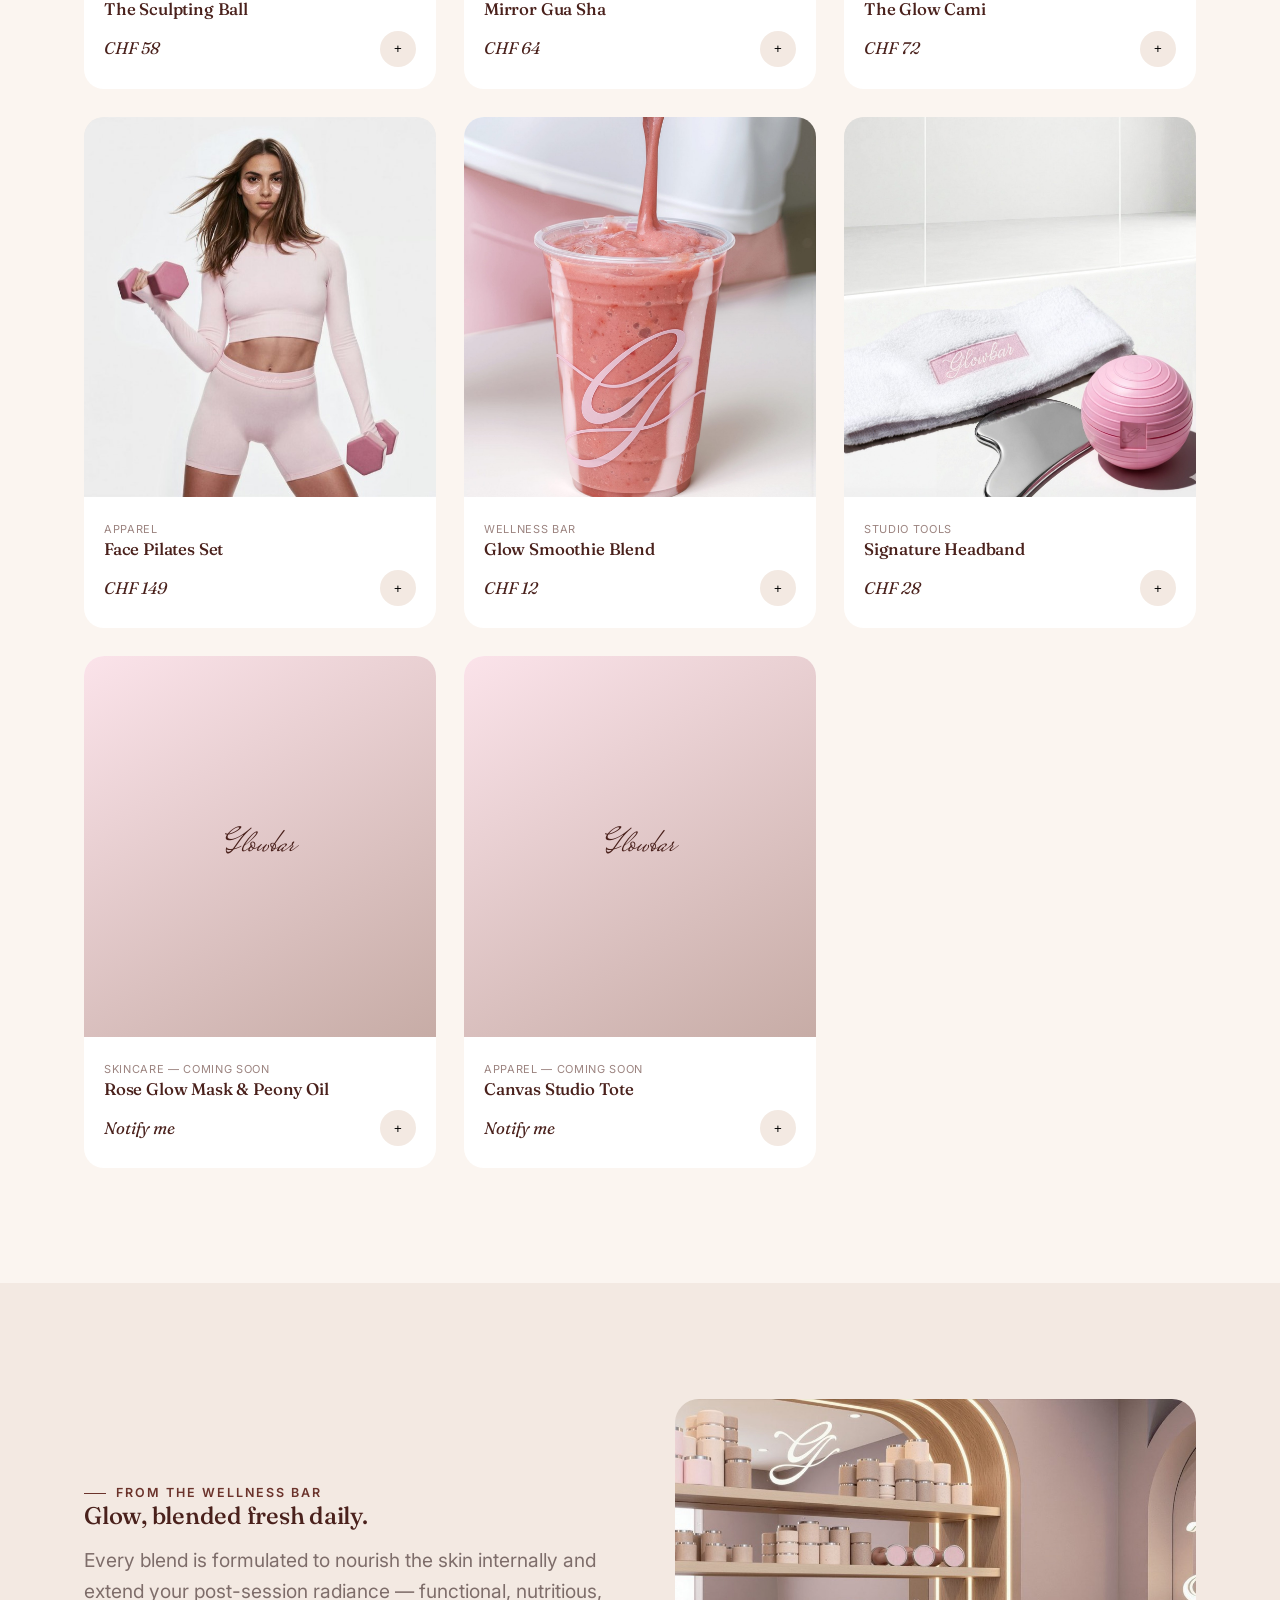
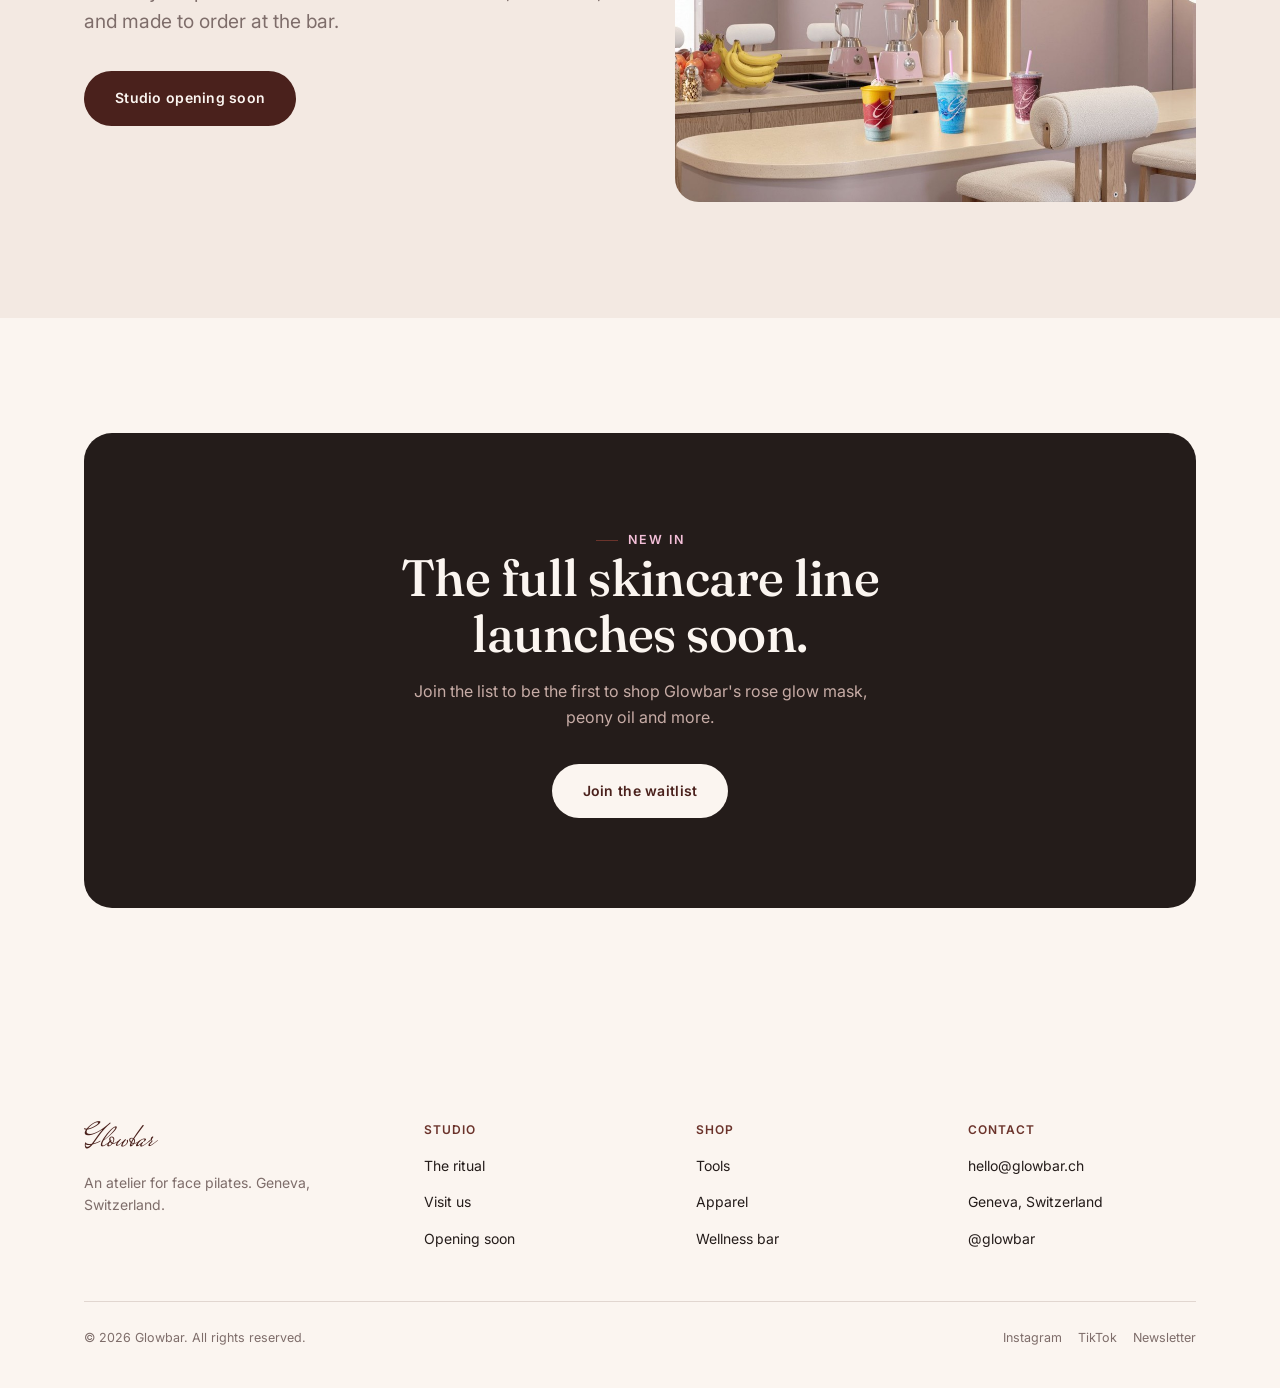
<file: 2-atelier/shop.html>
<!DOCTYPE html>
<html lang="en">
<head>
<meta name="robots" content="noindex, nofollow">
<meta charset="UTF-8">
<meta name="viewport" content="width=device-width, initial-scale=1.0">
<title>Shop — Glowbar | Tools, Apparel &amp; Wellness Bar</title>
<meta name="description" content="Shop Glowbar's sculpting tools, studio apparel and wellness bar blends — bring the face pilates ritual home with you.">
<link rel="preconnect" href="https://fonts.googleapis.com">
<link rel="preconnect" href="https://fonts.gstatic.com" crossorigin>
<link href="https://fonts.googleapis.com/css2?family=Fraunces:ital,opsz,wght@0,9..144,300;0,9..144,340;0,9..144,400;0,9..144,500;0,9..144,600;1,9..144,400;1,9..144,500&family=Inter:wght@400;500;600;700&family=Mrs+Saint+Delafield&display=swap" rel="stylesheet">
<link rel="stylesheet" href="styles.css">
<link rel="icon" href="favicon.ico" sizes="any">
<link rel="icon" type="image/png" sizes="32x32" href="favicon-32.png">
<link rel="apple-touch-icon" href="apple-touch-icon.png">
</head>
<body>

<header class="site-header">
  <nav class="nav">
    <a href="index.html" class="nav-logo">Glowbar</a>
    <div class="nav-links">
      <a href="index.html">Home</a>
      <a href="index.html#method">The Method</a>
      <a href="shop.html" class="active">Shop</a>
      <a href="index.html#studio">Studio</a>
      <a href="index.html#contact">Contact</a>
    </div>
    <div class="nav-right">
      <a href="index.html#book" class="btn btn-primary btn-sm">Opening soon</a>
      <button class="nav-toggle" aria-label="Open menu" aria-expanded="false">
        <span></span><span></span><span></span>
      </button>
    </div>
  </nav>
  <div class="mobile-panel">
    <a href="index.html">Home</a>
    <a href="index.html#method">The Method</a>
    <a href="shop.html">Shop</a>
    <a href="index.html#studio">Studio</a>
    <a href="index.html#book">Opening soon</a>
  </div>
</header>

<main>

  <!-- HERO -->
  <section class="hero" style="padding-bottom:0;">
    <div class="container">
      <div class="reveal in" style="max-width:640px;">
        <span class="eyebrow">Shop Glowbar</span>
        <h1 style="font-size:clamp(2.4rem,5.5vw,4rem); margin-top:14px;">Bring the studio <em style="font-style:italic;">home.</em></h1>
        <p class="lede" style="max-width:52ch; margin-top:18px; font-size:1.15rem;">Sculpting tools, studio apparel and wellness bar blends — designed to extend the ritual well past your session.</p>
      </div>
    </div>
  </section>

  <section class="section-tight">
    <div class="container">
      <div class="split-media reveal" style="aspect-ratio:21/9;">
        <img src="assets/tools-flatlay.jpg" alt="Glowbar signature headband, gua sha tool and sculpting ball" style="object-position:center 30%;" loading="eager" fetchpriority="high" decoding="async">
      </div>
    </div>
  </section>

  <!-- PRODUCT GRID -->
  <section id="shop">
    <div class="container">

      <div class="filters reveal">
        <button class="filter-pill active" data-filter="all">All</button>
        <button class="filter-pill" data-filter="tools">Studio Tools</button>
        <button class="filter-pill" data-filter="apparel">Apparel</button>
        <button class="filter-pill" data-filter="bar">Wellness Bar</button>
        <button class="filter-pill" data-filter="skincare">Skincare</button>
      </div>

      <div class="product-grid">

        <article class="product-card reveal" data-category="tools">
          <div class="product-media">
            <span class="product-tag">Bestseller</span>
            <img src="assets/treatment-ball.jpg" alt="Glowbar sculpting ball facial massage tool" loading="lazy" decoding="async">
          </div>
          <div class="product-body">
            <span class="cat">Studio Tools</span>
            <h3>The Sculpting Ball</h3>
            <div class="product-row">
              <span class="price">CHF 58</span>
              <button class="icon-btn" aria-label="Add the Sculpting Ball to bag">+</button>
            </div>
          </div>
        </article>

        <article class="product-card reveal" data-category="tools" style="transition-delay:.05s">
          <div class="product-media">
            <img src="assets/tools-flatlay.jpg" alt="Glowbar mirror-polished steel gua sha tool" loading="lazy" decoding="async">
          </div>
          <div class="product-body">
            <span class="cat">Studio Tools</span>
            <h3>Mirror Gua Sha</h3>
            <div class="product-row">
              <span class="price">CHF 64</span>
              <button class="icon-btn" aria-label="Add the Mirror Gua Sha to bag">+</button>
            </div>
          </div>
        </article>

        <article class="product-card reveal" data-category="apparel" style="transition-delay:.1s">
          <div class="product-media">
            <img src="assets/apparel-cami.jpg" alt="Glowbar branded loungewear cami top" style="object-position: top;" loading="lazy" decoding="async">
          </div>
          <div class="product-body">
            <span class="cat">Apparel</span>
            <h3>The Glow Cami</h3>
            <div class="product-row">
              <span class="price">CHF 72</span>
              <button class="icon-btn" aria-label="Add the Glow Cami to bag">+</button>
            </div>
          </div>
        </article>

        <article class="product-card reveal" data-category="apparel" style="transition-delay:.15s">
          <div class="product-media">
            <img src="assets/campaign-dumbbells.jpg" alt="Glowbar face pilates set with recovery patches" style="object-position:top;" loading="lazy" decoding="async">
          </div>
          <div class="product-body">
            <span class="cat">Apparel</span>
            <h3>Face Pilates Set</h3>
            <div class="product-row">
              <span class="price">CHF 149</span>
              <button class="icon-btn" aria-label="Add the Face Pilates Set to bag">+</button>
            </div>
          </div>
        </article>

        <article class="product-card reveal" data-category="bar" style="transition-delay:.2s">
          <div class="product-media">
            <img src="assets/smoothie-pour.jpg" alt="Glowbar glow smoothie in a branded cup" loading="lazy" decoding="async">
          </div>
          <div class="product-body">
            <span class="cat">Wellness Bar</span>
            <h3>Glow Smoothie Blend</h3>
            <div class="product-row">
              <span class="price">CHF 12</span>
              <button class="icon-btn" aria-label="Add the Glow Smoothie Blend to bag">+</button>
            </div>
          </div>
        </article>

        <article class="product-card reveal" data-category="tools" style="transition-delay:.25s">
          <div class="product-media">
            <img src="assets/tools-flatlay.jpg" alt="Glowbar signature terry headband" style="object-position: left;" loading="lazy" decoding="async">
          </div>
          <div class="product-body">
            <span class="cat">Studio Tools</span>
            <h3>Signature Headband</h3>
            <div class="product-row">
              <span class="price">CHF 28</span>
              <button class="icon-btn" aria-label="Add the Signature Headband to bag">+</button>
            </div>
          </div>
        </article>

        <article class="product-card soon reveal" data-category="skincare" style="transition-delay:.3s">
          <div class="product-media"><span class="script">Glowbar</span></div>
          <div class="product-body">
            <span class="cat">Skincare — Coming Soon</span>
            <h3>Rose Glow Mask &amp; Peony Oil</h3>
            <div class="product-row">
              <span class="price">Notify me</span>
              <button class="icon-btn" aria-label="Get notified about the skincare line">+</button>
            </div>
          </div>
        </article>

        <article class="product-card soon reveal" data-category="apparel" style="transition-delay:.35s">
          <div class="product-media"><span class="script">Glowbar</span></div>
          <div class="product-body">
            <span class="cat">Apparel — Coming Soon</span>
            <h3>Canvas Studio Tote</h3>
            <div class="product-row">
              <span class="price">Notify me</span>
              <button class="icon-btn" aria-label="Get notified about the canvas tote">+</button>
            </div>
          </div>
        </article>

      </div>
    </div>
  </section>

  <!-- WELLNESS BAR FEATURE -->
  <section style="background:var(--cream-deep)">
    <div class="container">
      <div class="split reverse">
        <div class="split-media reveal">
          <img src="assets/wellness-bar.jpg" alt="Glowbar wellness bar with blenders, fresh fruit and smoothies" loading="lazy" decoding="async">
        </div>
        <div class="split-copy reveal" style="transition-delay:.1s">
          <span class="eyebrow">From the wellness bar</span>
          <h2>Glow, blended fresh daily.</h2>
          <p class="lede">Every blend is formulated to nourish the skin internally and extend your post-session radiance — functional, nutritious, and made to order at the bar.</p>
          <div class="cta-row"><a href="index.html#book" class="btn btn-primary">Studio opening soon</a></div>
        </div>
      </div>
    </div>
  </section>

  <!-- CTA -->
  <section id="book">
    <div class="container">
      <div class="cta-band reveal">
        <span class="eyebrow" style="color:var(--pink)">New in</span>
        <h2>The full skincare line<br>launches soon.</h2>
        <p>Join the list to be the first to shop Glowbar's rose glow mask, peony oil and more.</p>
        <div class="cta-row">
          <a href="#" class="btn btn-light">Join the waitlist</a>
        </div>
      </div>
    </div>
  </section>

</main>

<footer id="contact">
  <div class="container">
    <div class="footer-top">
      <div class="footer-brand">
        <span class="script">Glowbar</span>
        <p>An atelier for face pilates. Geneva, Switzerland.</p>
      </div>
      <div class="footer-col">
        <h4>Studio</h4>
        <ul>
          <li><a href="index.html#method">The ritual</a></li>
          <li><a href="index.html#studio">Visit us</a></li>
          <li><a href="index.html#book">Opening soon</a></li>
        </ul>
      </div>
      <div class="footer-col">
        <h4>Shop</h4>
        <ul>
          <li><a href="shop.html">Tools</a></li>
          <li><a href="shop.html">Apparel</a></li>
          <li><a href="shop.html">Wellness bar</a></li>
        </ul>
      </div>
      <div class="footer-col">
        <h4>Contact</h4>
        <ul>
          <li><a href="mailto:hello@glowbar.ch">hello@glowbar.ch</a></li>
          <li><a href="#">Geneva, Switzerland</a></li>
          <li><a href="#">@glowbar</a></li>
        </ul>
      </div>
    </div>
    <div class="footer-bottom">
      <span>© 2026 Glowbar. All rights reserved.</span>
      <div class="footer-social">
        <a href="#">Instagram</a><a href="#">TikTok</a><a href="#">Newsletter</a>
      </div>
    </div>
  </div>
</footer>

<script src="script.js" defer></script>
<style>
.ws-mark{position:fixed;right:10px;bottom:8px;z-index:140;display:inline-flex;align-items:center;gap:7px;padding:5px 11px 5px 6px;border-radius:999px;
  background:rgba(255,255,255,.78);-webkit-backdrop-filter:blur(8px);backdrop-filter:blur(8px);box-shadow:0 0 0 1px rgba(40,30,28,.08),0 6px 18px -10px rgba(0,0,0,.35);
  color:#2b2321;font:500 10.5px/1 Inter,system-ui,-apple-system,sans-serif;letter-spacing:.03em;text-decoration:none;opacity:.88;transition:opacity .3s,transform .4s cubic-bezier(.16,.8,.3,1)}
.ws-mark:hover,.ws-mark:focus-visible{opacity:1;transform:translateY(-2px)}
.ws-mark img{width:18px;height:18px;display:block;flex:none}
.ws-mark b{font-weight:400;opacity:.7}
@media (max-width:560px){.ws-mark b{display:none}.ws-mark{right:8px;bottom:6px}}
@media print{.ws-mark{display:none}}
</style>
<a class="ws-mark" href="https://www.websituation.ch" target="_blank" rel="noopener" aria-label="Made by Websituation, www.websituation.ch"><img src="assets/websituation-cube.png" alt="" width="18" height="18"><span><b>Made by </b>© www.websituation.ch</span></a>
</body>
</html>
</file>
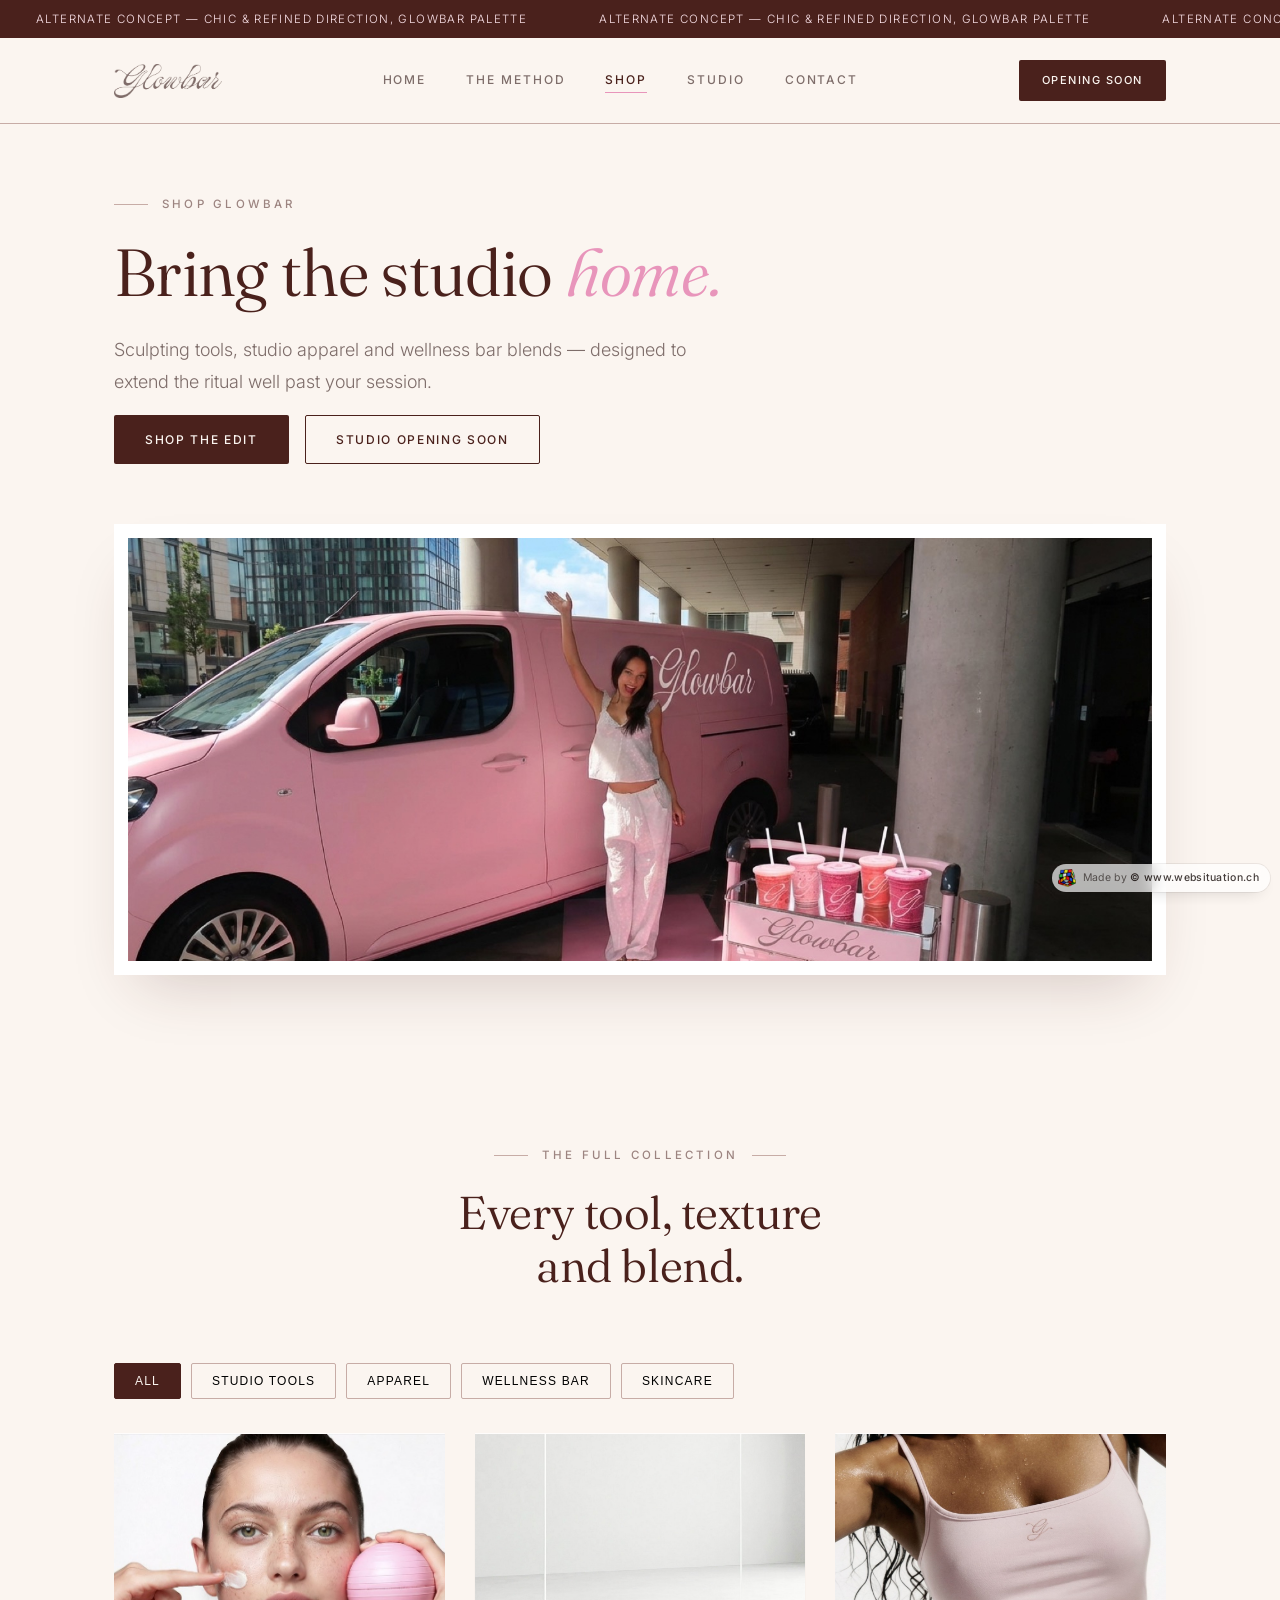
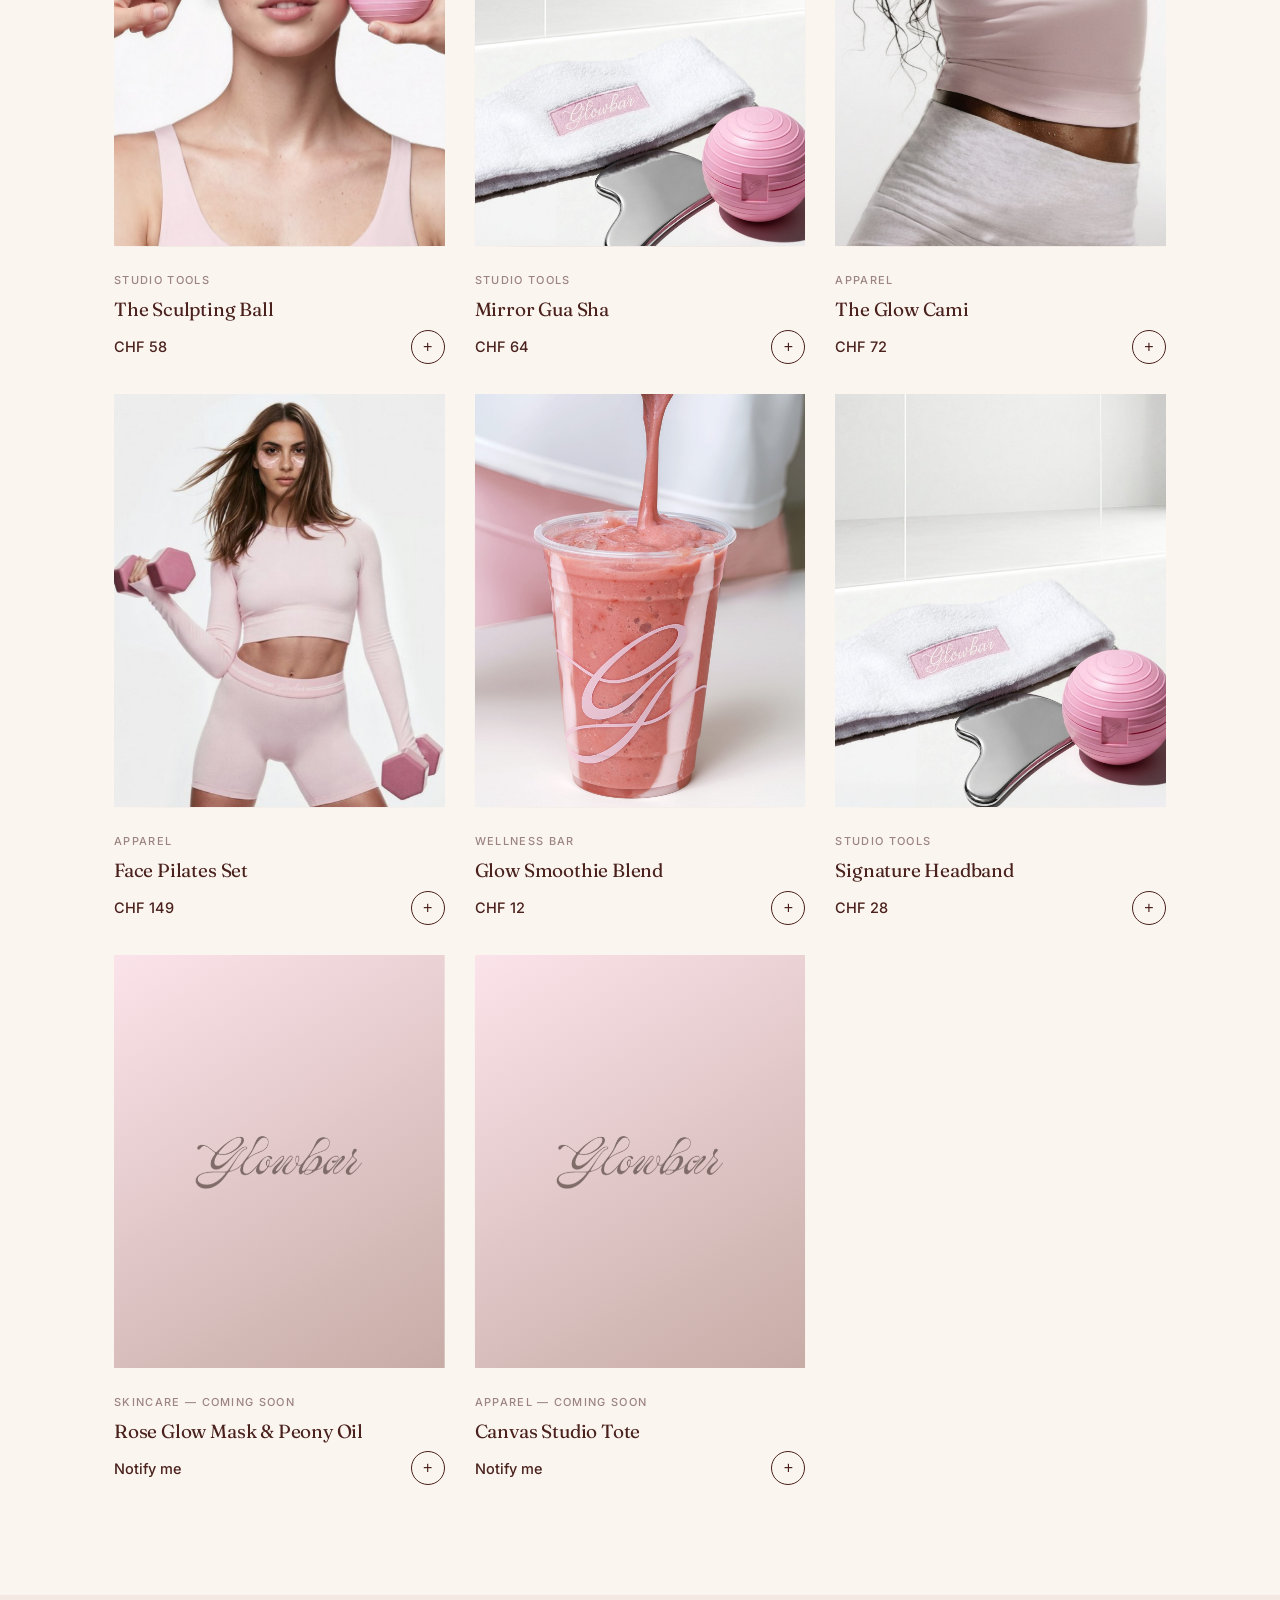
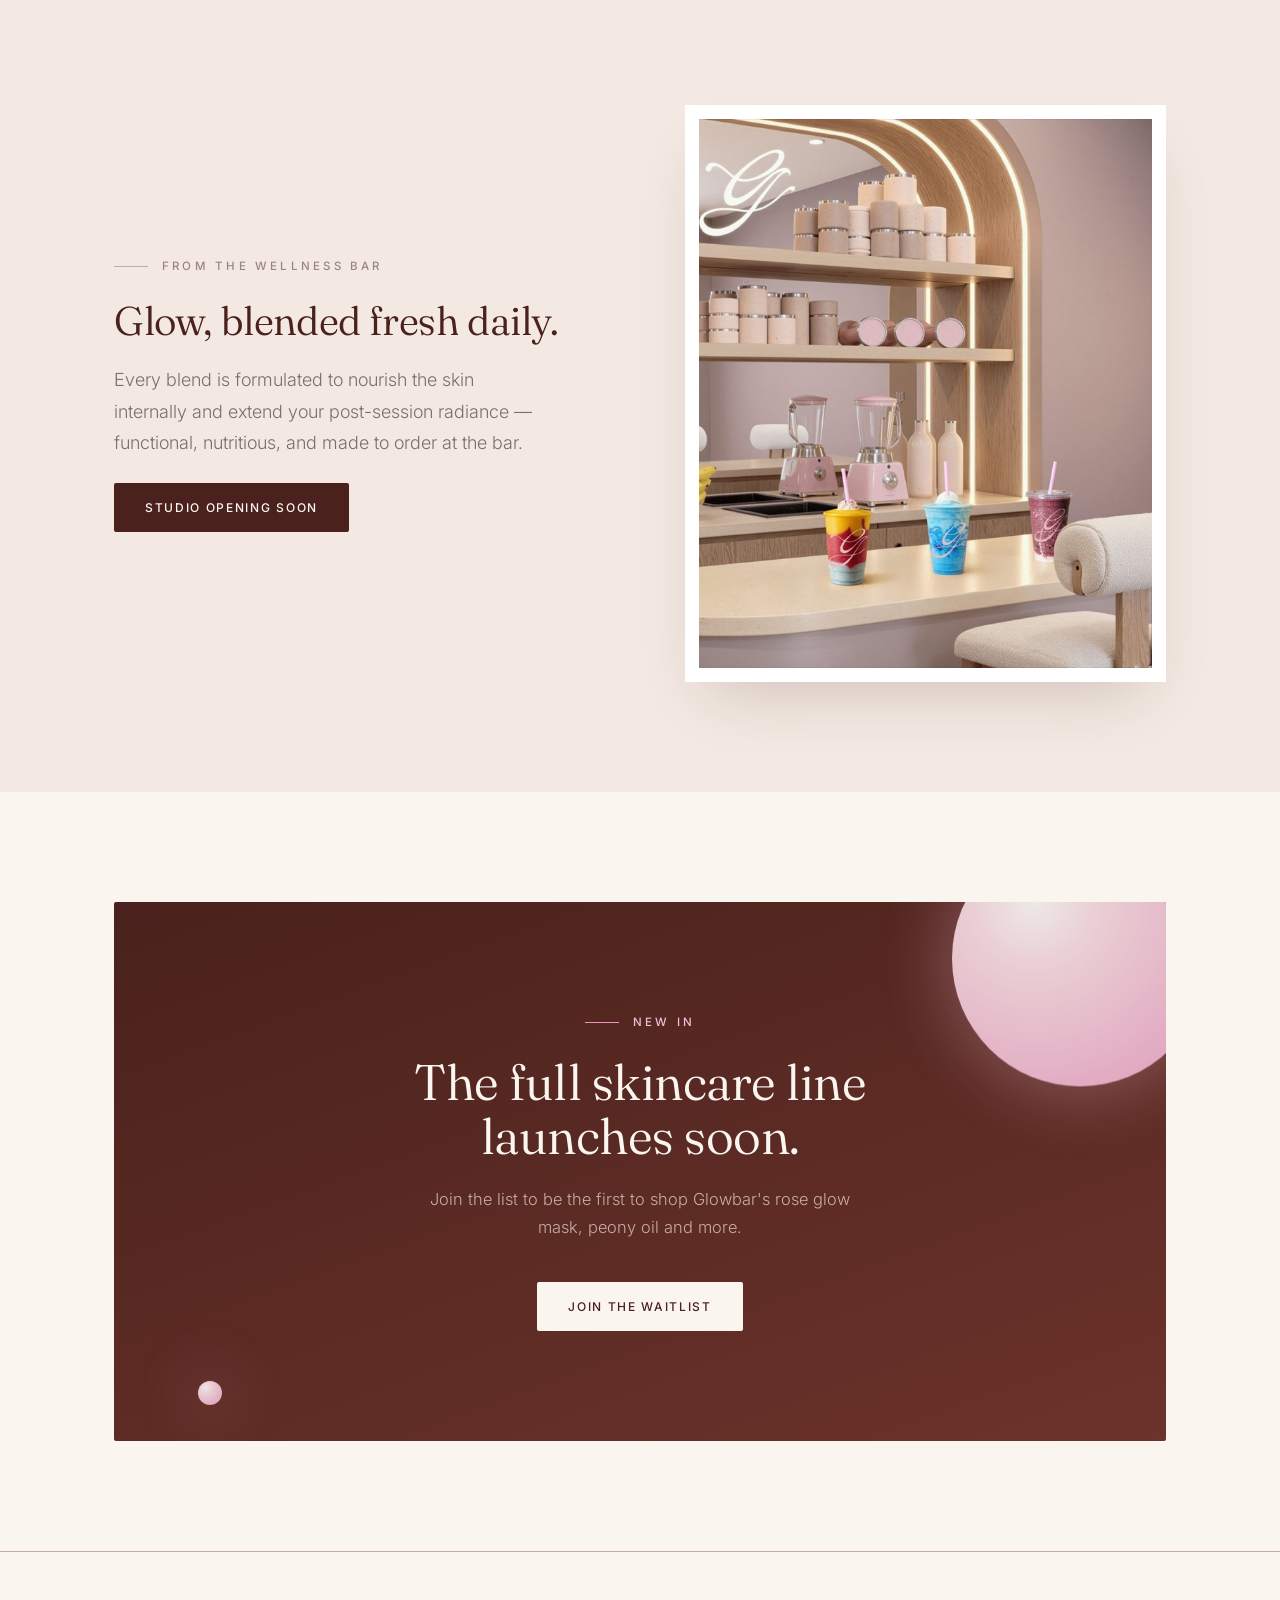
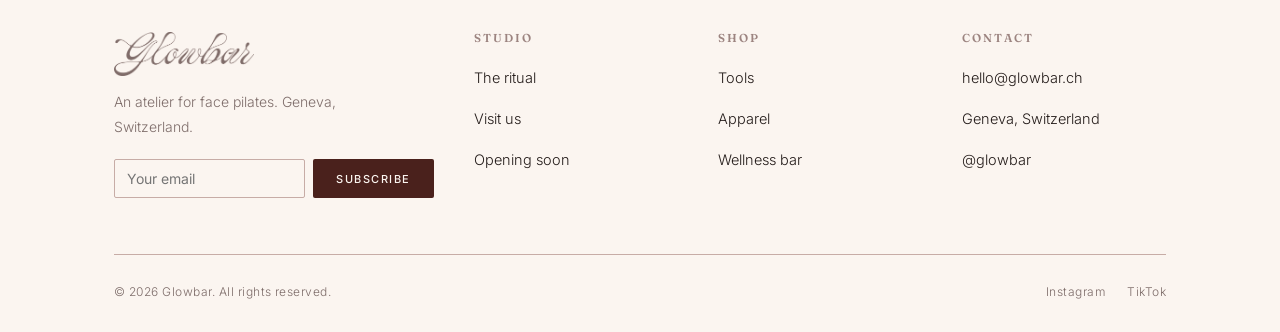
<file: 3-rituel/shop.html>
<!DOCTYPE html>
<html lang="en">
<head>
<meta name="robots" content="noindex, nofollow">
<meta charset="UTF-8">
<meta name="viewport" content="width=device-width, initial-scale=1.0">
<title>Shop — Glowbar | Tools, Apparel &amp; Wellness Bar</title>
<meta name="description" content="Shop Glowbar's sculpting tools, studio apparel and wellness bar blends — bring the face pilates ritual home with you.">
<link rel="preconnect" href="https://fonts.googleapis.com">
<link rel="preconnect" href="https://fonts.gstatic.com" crossorigin>
<link href="https://fonts.googleapis.com/css2?family=Fraunces:ital,opsz,wght@0,9..144,300;0,9..144,340;0,9..144,400;0,9..144,500;0,9..144,600;1,9..144,400;1,9..144,500&family=Inter:wght@400;500;600;700&family=Mrs+Saint+Delafield&display=swap" rel="stylesheet">
<link rel="stylesheet" href="styles.css">
<link rel="stylesheet" href="motion.css">
<link rel="icon" href="favicon.ico" sizes="any">
<link rel="icon" type="image/png" sizes="32x32" href="favicon-32.png">
<link rel="apple-touch-icon" href="apple-touch-icon.png">
</head>
<body>

<div class="banner">
  <div class="marquee" aria-hidden="false">
    <span>Alternate concept — chic &amp; refined direction, Glowbar palette</span>
    <span>Alternate concept — chic &amp; refined direction, Glowbar palette</span>
    <span>Alternate concept — chic &amp; refined direction, Glowbar palette</span>
    <span>Alternate concept — chic &amp; refined direction, Glowbar palette</span>
  </div>
</div>

<header class="site-header">
  <nav class="nav">
    <a href="index.html" class="nav-logo"><img src="assets/logo-glowbar.png" alt="Glowbar" width="1200" height="377"></a>
    <div class="nav-links">
      <a href="index.html">Home</a>
      <a href="index.html#method">The Method</a>
      <a href="shop.html" class="active">Shop</a>
      <a href="index.html#studio">Studio</a>
      <a href="index.html#contact">Contact</a>
    </div>
    <div class="nav-right">
      <a href="index.html#book" class="btn btn-primary btn-sm">Opening soon</a>
      <button class="nav-toggle" aria-label="Open menu" aria-expanded="false">
        <span></span><span></span><span></span>
      </button>
    </div>
  </nav>
  <div class="mobile-panel">
    <a href="index.html">Home</a>
    <a href="index.html#method">The Method</a>
    <a href="shop.html">Shop</a>
    <a href="index.html#studio">Studio</a>
    <a href="index.html#book">Opening soon</a>
  </div>
</header>

<main>

  <!-- HERO -->
  <section class="hero" style="padding-bottom:0;">
    <div class="container">
      <div class="reveal in" style="max-width:640px;">
        <span class="eyebrow">Shop Glowbar</span>
        <h1 class="display">Bring the studio <em>home.</em></h1>
        <p class="lede" style="max-width:52ch;">Sculpting tools, studio apparel and wellness bar blends — designed to extend the ritual well past your session.</p>
        <div class="cta-row">
          <a href="#shop" class="btn btn-primary">Shop the edit</a>
          <a href="index.html#book" class="btn btn-outline">Studio opening soon</a>
        </div>
      </div>
    </div>
  </section>

  <section class="section-tight">
    <div class="container">
      <div class="split-media reveal" style="aspect-ratio:21/9;">
        <img src="assets/campaign-pink-van.jpg" alt="Glowbar pink smoothie van and cart" loading="eager" fetchpriority="high" decoding="async">
      </div>
    </div>
  </section>

  <!-- PRODUCT GRID -->
  <section id="shop">
    <div class="container">

      <div class="section-head center reveal">
        <span class="eyebrow center">The Full Collection</span>
        <h2>Every tool, texture<br>and blend.</h2>
      </div>

      <div class="filters reveal">
        <button class="filter-pill active" data-filter="all">All</button>
        <button class="filter-pill" data-filter="tools">Studio Tools</button>
        <button class="filter-pill" data-filter="apparel">Apparel</button>
        <button class="filter-pill" data-filter="bar">Wellness Bar</button>
        <button class="filter-pill" data-filter="skincare">Skincare</button>
      </div>

      <div class="product-grid">

        <article class="product-card reveal" data-category="tools">
          <div class="product-media">
            <span class="product-tag">Bestseller</span>
            <img src="assets/treatment-ball.jpg" alt="Glowbar sculpting ball facial massage tool" loading="lazy" decoding="async">
          </div>
          <div class="product-body">
            <span class="cat">Studio Tools</span>
            <h3>The Sculpting Ball</h3>
            <div class="product-row">
              <span class="price">CHF 58</span>
              <button class="icon-btn" aria-label="Add the Sculpting Ball to bag">+</button>
            </div>
          </div>
        </article>

        <article class="product-card reveal" data-category="tools" style="transition-delay:.05s">
          <div class="product-media">
            <img src="assets/tools-flatlay.jpg" alt="Glowbar mirror-polished steel gua sha tool" loading="lazy" decoding="async">
          </div>
          <div class="product-body">
            <span class="cat">Studio Tools</span>
            <h3>Mirror Gua Sha</h3>
            <div class="product-row">
              <span class="price">CHF 64</span>
              <button class="icon-btn" aria-label="Add the Mirror Gua Sha to bag">+</button>
            </div>
          </div>
        </article>

        <article class="product-card reveal" data-category="apparel" style="transition-delay:.1s">
          <div class="product-media">
            <img src="assets/apparel-cami.jpg" alt="Glowbar branded loungewear cami top" style="object-position: top;" loading="lazy" decoding="async">
          </div>
          <div class="product-body">
            <span class="cat">Apparel</span>
            <h3>The Glow Cami</h3>
            <div class="product-row">
              <span class="price">CHF 72</span>
              <button class="icon-btn" aria-label="Add the Glow Cami to bag">+</button>
            </div>
          </div>
        </article>

        <article class="product-card reveal" data-category="apparel" style="transition-delay:.15s">
          <div class="product-media">
            <img src="assets/campaign-dumbbells.jpg" alt="Glowbar face pilates set with recovery patches" style="object-position:top;" loading="lazy" decoding="async">
          </div>
          <div class="product-body">
            <span class="cat">Apparel</span>
            <h3>Face Pilates Set</h3>
            <div class="product-row">
              <span class="price">CHF 149</span>
              <button class="icon-btn" aria-label="Add the Face Pilates Set to bag">+</button>
            </div>
          </div>
        </article>

        <article class="product-card reveal" data-category="bar" style="transition-delay:.2s">
          <div class="product-media">
            <img src="assets/smoothie-pour.jpg" alt="Glowbar glow smoothie in a branded cup" loading="lazy" decoding="async">
          </div>
          <div class="product-body">
            <span class="cat">Wellness Bar</span>
            <h3>Glow Smoothie Blend</h3>
            <div class="product-row">
              <span class="price">CHF 12</span>
              <button class="icon-btn" aria-label="Add the Glow Smoothie Blend to bag">+</button>
            </div>
          </div>
        </article>

        <article class="product-card reveal" data-category="tools" style="transition-delay:.25s">
          <div class="product-media">
            <img src="assets/tools-flatlay.jpg" alt="Glowbar signature terry headband" style="object-position: left;" loading="lazy" decoding="async">
          </div>
          <div class="product-body">
            <span class="cat">Studio Tools</span>
            <h3>Signature Headband</h3>
            <div class="product-row">
              <span class="price">CHF 28</span>
              <button class="icon-btn" aria-label="Add the Signature Headband to bag">+</button>
            </div>
          </div>
        </article>

        <article class="product-card soon reveal" data-category="skincare" style="transition-delay:.3s">
          <div class="product-media"><img class="brand-logo" src="assets/logo-glowbar.png" alt="Glowbar" width="1200" height="377" loading="lazy"></div>
          <div class="product-body">
            <span class="cat">Skincare — Coming Soon</span>
            <h3>Rose Glow Mask &amp; Peony Oil</h3>
            <div class="product-row">
              <span class="price">Notify me</span>
              <button class="icon-btn" aria-label="Get notified about the skincare line">+</button>
            </div>
          </div>
        </article>

        <article class="product-card soon reveal" data-category="apparel" style="transition-delay:.35s">
          <div class="product-media"><img class="brand-logo" src="assets/logo-glowbar.png" alt="Glowbar" width="1200" height="377" loading="lazy"></div>
          <div class="product-body">
            <span class="cat">Apparel — Coming Soon</span>
            <h3>Canvas Studio Tote</h3>
            <div class="product-row">
              <span class="price">Notify me</span>
              <button class="icon-btn" aria-label="Get notified about the canvas tote">+</button>
            </div>
          </div>
        </article>

      </div>
    </div>
  </section>

  <!-- WELLNESS BAR FEATURE -->
  <section style="background:var(--cream-deep)">
    <div class="container">
      <div class="split reverse">
        <div class="split-media reveal">
          <img src="assets/wellness-bar.jpg" alt="Glowbar wellness bar with blenders, fresh fruit and smoothies" loading="lazy" decoding="async">
        </div>
        <div class="split-copy reveal" style="transition-delay:.1s">
          <span class="eyebrow">From the wellness bar</span>
          <h2>Glow, blended fresh daily.</h2>
          <p class="lede">Every blend is formulated to nourish the skin internally and extend your post-session radiance — functional, nutritious, and made to order at the bar.</p>
          <div class="cta-row"><a href="index.html#book" class="btn btn-primary">Studio opening soon</a></div>
        </div>
      </div>
    </div>
  </section>

  <!-- CTA -->
  <section id="book">
    <div class="container">
      <div class="cta-band reveal">
        <span class="eyebrow" style="color:var(--pink)">New in</span>
        <h2>The full skincare line<br>launches soon.</h2>
        <p>Join the list to be the first to shop Glowbar's rose glow mask, peony oil and more.</p>
        <div class="cta-row">
          <a href="#" class="btn btn-light">Join the waitlist</a>
        </div>
      </div>
    </div>
  </section>

</main>

<footer id="contact">
  <div class="container">
    <div class="footer-top">
      <div class="footer-brand">
        <img class="brand-logo" src="assets/logo-glowbar.png" alt="Glowbar" width="1200" height="377" loading="lazy">
        <p>An atelier for face pilates. Geneva, Switzerland.</p>
        <form class="newsletter-form" id="newsletter" data-form>
          <label class="sr-only" for="newsletter-email">Email address</label>
          <input type="email" id="newsletter-email" name="email" placeholder="Your email" autocomplete="email" required>
          <button type="submit" class="btn btn-primary btn-sm">Subscribe</button>
        </form>
        <p class="form-note" hidden>You're on the list — welcome to the glow.</p>
      </div>
      <div class="footer-col">
        <h4>Studio</h4>
        <ul>
          <li><a href="index.html#method">The ritual</a></li>
          <li><a href="index.html#studio">Visit us</a></li>
          <li><a href="index.html#book">Opening soon</a></li>
        </ul>
      </div>
      <div class="footer-col">
        <h4>Shop</h4>
        <ul>
          <li><a href="shop.html">Tools</a></li>
          <li><a href="shop.html">Apparel</a></li>
          <li><a href="shop.html">Wellness bar</a></li>
        </ul>
      </div>
      <div class="footer-col">
        <h4>Contact</h4>
        <ul>
          <li><a href="mailto:hello@glowbar.ch">hello@glowbar.ch</a></li>
          <li><a href="#">Geneva, Switzerland</a></li>
          <li><a href="#">@glowbar</a></li>
        </ul>
      </div>
    </div>
    <div class="footer-bottom">
      <span>© 2026 Glowbar. All rights reserved.</span>
      <div class="footer-social">
        <a href="#">Instagram</a><a href="#">TikTok</a>
      </div>
    </div>
  </div>
</footer>

<script src="script.js" defer></script>
<script src="motion.js" defer></script>
<style>
.ws-mark{position:fixed;right:10px;bottom:8px;z-index:140;display:inline-flex;align-items:center;gap:7px;padding:5px 11px 5px 6px;border-radius:999px;
  background:rgba(255,255,255,.78);-webkit-backdrop-filter:blur(8px);backdrop-filter:blur(8px);box-shadow:0 0 0 1px rgba(40,30,28,.08),0 6px 18px -10px rgba(0,0,0,.35);
  color:#2b2321;font:500 10.5px/1 Inter,system-ui,-apple-system,sans-serif;letter-spacing:.03em;text-decoration:none;opacity:.88;transition:opacity .3s,transform .4s cubic-bezier(.16,.8,.3,1)}
.ws-mark:hover,.ws-mark:focus-visible{opacity:1;transform:translateY(-2px)}
.ws-mark img{width:18px;height:18px;display:block;flex:none}
.ws-mark b{font-weight:400;opacity:.7}
@media (max-width:560px){.ws-mark b{display:none}.ws-mark{right:8px;bottom:6px}}
@media print{.ws-mark{display:none}}
</style>
<a class="ws-mark" href="https://www.websituation.ch" target="_blank" rel="noopener" aria-label="Made by Websituation, www.websituation.ch"><img src="assets/websituation-cube.png" alt="" width="18" height="18"><span><b>Made by </b>© www.websituation.ch</span></a>
</body>
</html>
</file>
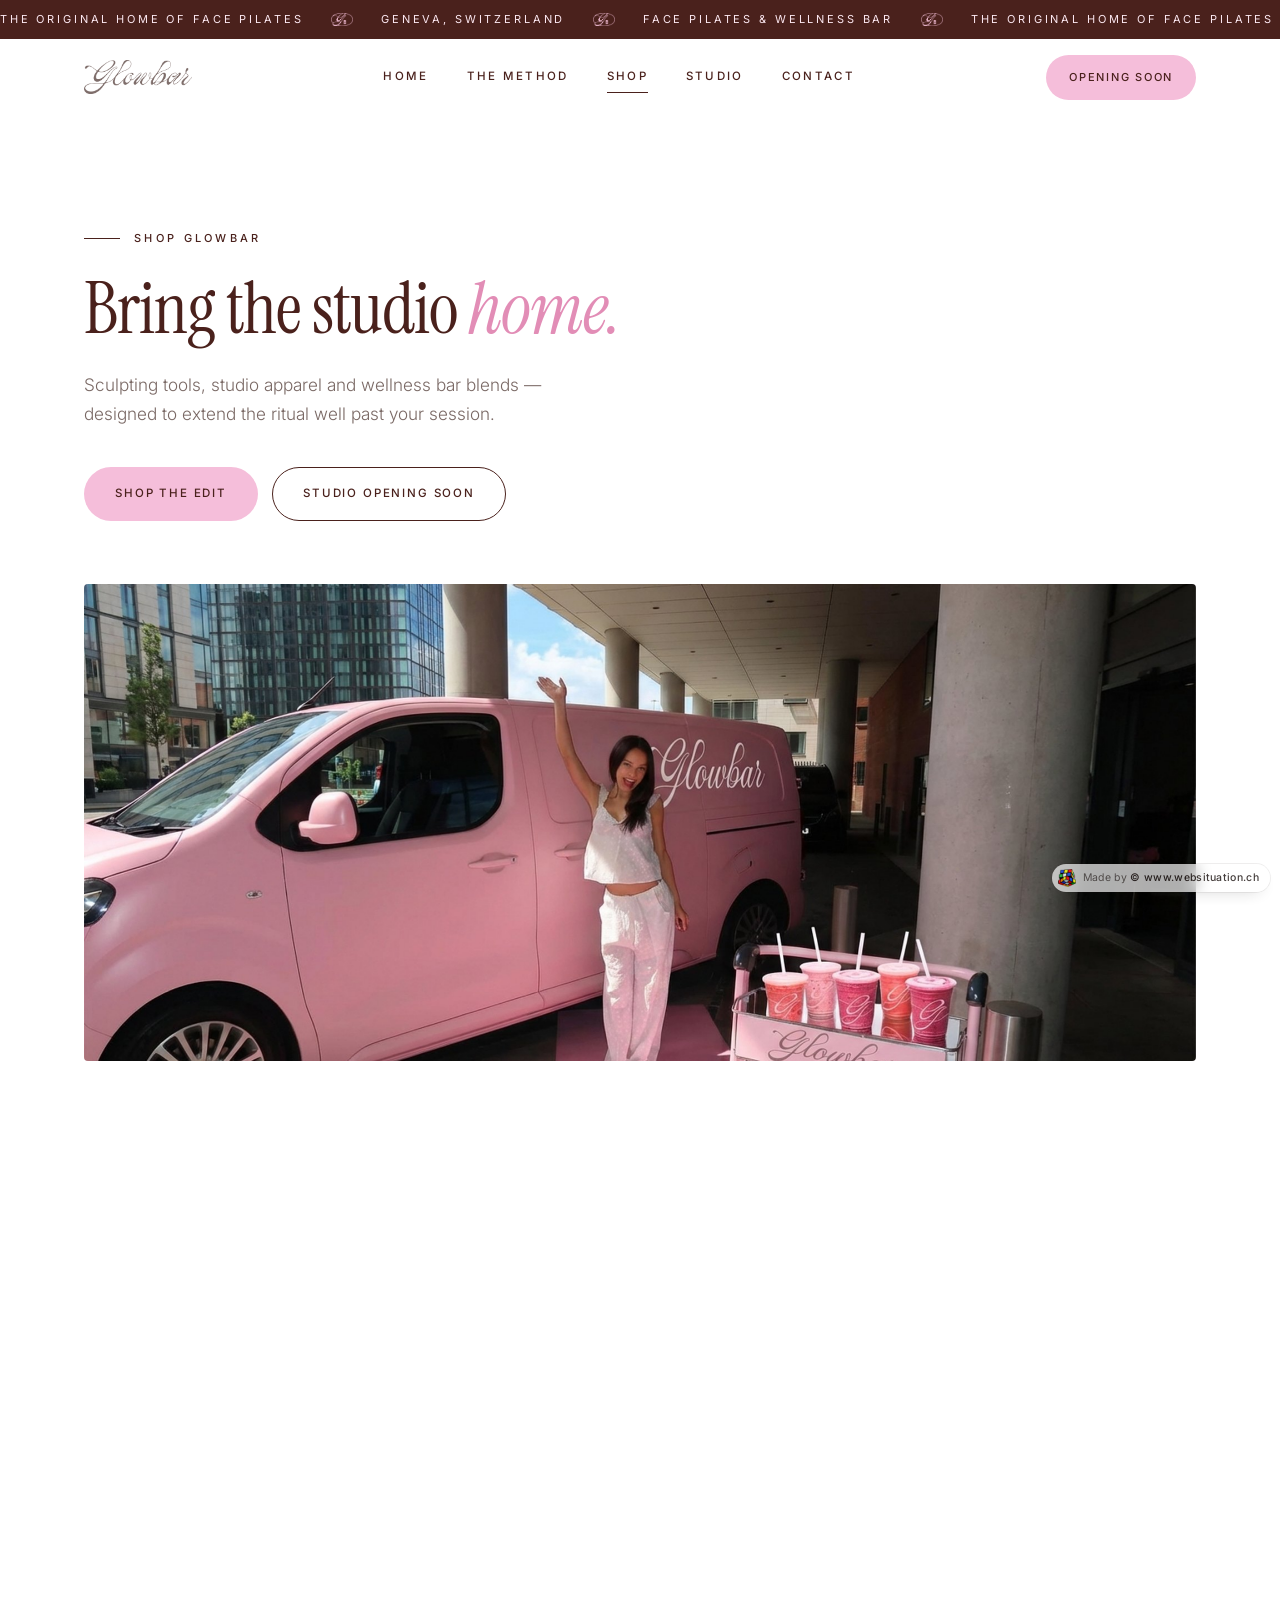
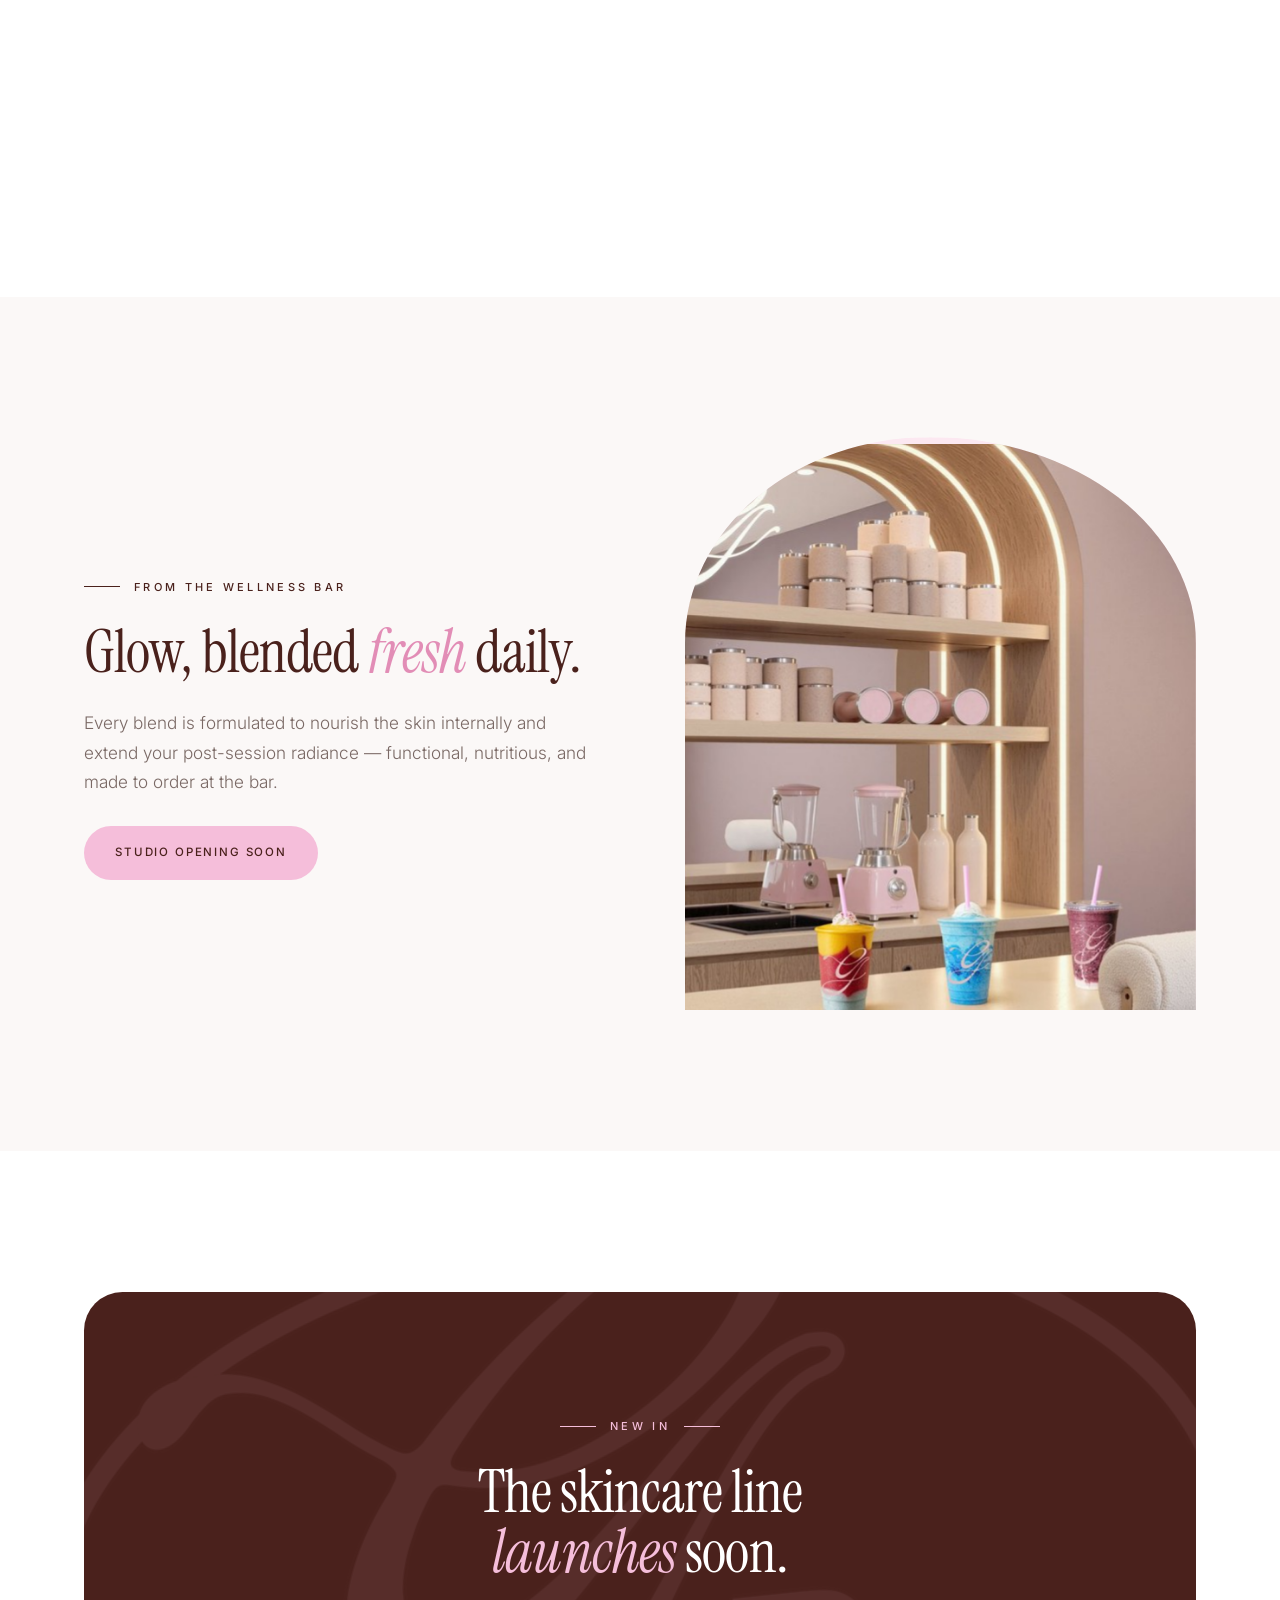
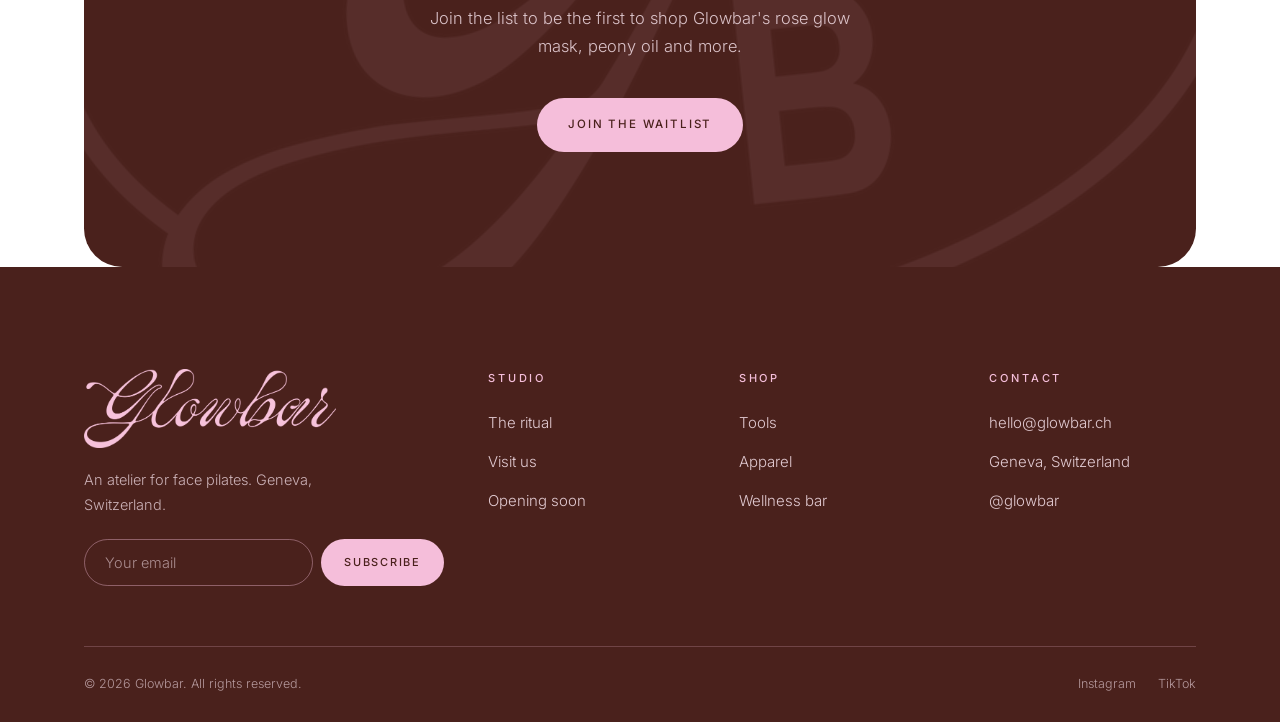
<file: 4-blanc/shop.html>
<!DOCTYPE html>
<html lang="en">
<head>
<meta name="robots" content="noindex, nofollow">
<meta charset="UTF-8">
<meta name="viewport" content="width=device-width, initial-scale=1.0">
<title>Shop — Glowbar | Tools, Apparel &amp; Wellness Bar</title>
<meta name="description" content="Shop Glowbar's sculpting tools, studio apparel and wellness bar blends — bring the face pilates ritual home with you.">
<meta name="theme-color" content="#4A211C">
<link rel="preconnect" href="https://fonts.googleapis.com">
<link rel="preconnect" href="https://fonts.gstatic.com" crossorigin>
<link href="https://fonts.googleapis.com/css2?family=Instrument+Serif:ital@0;1&family=Inter:wght@300;400;500;600&display=swap" rel="stylesheet">
<script>
  document.documentElement.classList.add('js');
  try{ if(sessionStorage.getItem('glowbar-v3-seen')) document.documentElement.classList.add('seen'); }catch(e){}
</script>
<link rel="stylesheet" href="styles.css">
<link rel="icon" href="favicon.ico" sizes="any">
<link rel="icon" type="image/png" sizes="32x32" href="favicon-32.png">
<link rel="apple-touch-icon" href="apple-touch-icon.png">
</head>
<body>

<div class="loader" aria-hidden="true"><img src="assets/logos/monogram-pink.png" alt="" width="900" height="542"></div>
<div class="progress" aria-hidden="true"></div>

<div class="strip" aria-hidden="true">
  <div class="strip-track">
    <span>The Original Home of Face Pilates <img src="assets/logos/monogram-pink.png" alt=""> Geneva, Switzerland <img src="assets/logos/monogram-pink.png" alt=""> Face pilates &amp; wellness bar <img src="assets/logos/monogram-pink.png" alt=""></span>
    <span>The Original Home of Face Pilates <img src="assets/logos/monogram-pink.png" alt=""> Geneva, Switzerland <img src="assets/logos/monogram-pink.png" alt=""> Face pilates &amp; wellness bar <img src="assets/logos/monogram-pink.png" alt=""></span>
    <span>The Original Home of Face Pilates <img src="assets/logos/monogram-pink.png" alt=""> Geneva, Switzerland <img src="assets/logos/monogram-pink.png" alt=""> Face pilates &amp; wellness bar <img src="assets/logos/monogram-pink.png" alt=""></span>
    <span>The Original Home of Face Pilates <img src="assets/logos/monogram-pink.png" alt=""> Geneva, Switzerland <img src="assets/logos/monogram-pink.png" alt=""> Face pilates &amp; wellness bar <img src="assets/logos/monogram-pink.png" alt=""></span>
  </div>
</div>

<header class="site-header">
  <nav class="nav" aria-label="Main">
    <a href="index.html" class="nav-logo" aria-label="Glowbar — home"><img src="assets/logos/wordmark-taupe.png" alt="Glowbar" width="1400" height="439"></a>
    <div class="nav-links">
      <a href="index.html">Home</a>
      <a href="index.html#method">The Method</a>
      <a href="shop.html" class="active">Shop</a>
      <a href="index.html#studio">Studio</a>
      <a href="index.html#contact">Contact</a>
    </div>
    <div class="nav-right">
      <a href="index.html#book" class="btn btn-primary btn-sm magnetic">Opening soon</a>
      <button class="nav-toggle" aria-label="Open menu" aria-expanded="false"><span></span><span></span><span></span></button>
    </div>
  </nav>
  <div class="mobile-panel">
    <a href="index.html">Home</a>
    <a href="index.html#method">The Method</a>
    <a href="shop.html">Shop</a>
    <a href="index.html#studio">Studio</a>
    <a href="index.html#contact">Contact</a>
    <a href="index.html#book">Opening soon</a>
  </div>
</header>

<main>

  <section class="page-hero">
    <div class="container">
      <span class="eyebrow rv">Shop Glowbar</span>
      <h1 data-split>Bring the studio <em>home.</em></h1>
      <p class="lede rv" style="--d:.3s; margin-bottom:38px">Sculpting tools, studio apparel and wellness bar blends — designed to extend the ritual well past your session.</p>
      <div class="cta-row rv" style="--d:.45s">
        <a href="#shop" class="btn btn-primary magnetic">Shop the edit</a>
        <a href="index.html#book" class="btn btn-outline magnetic">Studio opening soon</a>
      </div>
    </div>
  </section>

  <section>
    <div class="container">
      <div class="banner-photo px mask-img"><img src="assets/campaign-pink-van.jpg" alt="Glowbar pink smoothie van and cart" style="width:100%;height:118%;object-fit:cover" fetchpriority="high" decoding="async"></div>
    </div>
  </section>

  <section class="section" id="shop">
    <div class="container">
      <div class="shop-head">
        <div>
          <span class="eyebrow rv">The full collection</span>
          <h2 data-split>Every tool, texture <em>and</em> blend.</h2>
        </div>
      </div>
      <div class="filters rv">
        <button class="filter-pill active" data-filter="all">All</button>
        <button class="filter-pill" data-filter="tools">Studio Tools</button>
        <button class="filter-pill" data-filter="apparel">Apparel</button>
        <button class="filter-pill" data-filter="bar">Wellness Bar</button>
        <button class="filter-pill" data-filter="skincare">Skincare</button>
      </div>
      <div class="product-grid">
        <article class="card rv" data-category="tools" style="--d:0s">
          <div class="card-media"><span class="card-tag">Bestseller</span><img src="assets/treatment-ball.jpg" alt="Glowbar sculpting ball facial massage tool" loading="lazy" decoding="async"></div>
          <div class="card-body"><span class="cat">Studio Tools</span><h3>The Sculpting Ball</h3><div class="card-row"><span class="price">CHF 58</span><button class="add" aria-label="Add The Sculpting Ball to bag">+</button></div></div>
        </article>
        <article class="card rv" data-category="tools" style="--d:0.08s">
          <div class="card-media"><img src="assets/tools-flatlay.jpg" alt="Glowbar mirror-polished steel gua sha tool" loading="lazy" decoding="async" style="object-position:left"></div>
          <div class="card-body"><span class="cat">Studio Tools</span><h3>Mirror Gua Sha</h3><div class="card-row"><span class="price">CHF 64</span><button class="add" aria-label="Add Mirror Gua Sha to bag">+</button></div></div>
        </article>
        <article class="card rv" data-category="apparel" style="--d:0.16s">
          <div class="card-media"><img src="assets/apparel-cami.jpg" alt="Glowbar branded loungewear cami top" loading="lazy" decoding="async" style="object-position:top"></div>
          <div class="card-body"><span class="cat">Apparel</span><h3>The Glow Cami</h3><div class="card-row"><span class="price">CHF 72</span><button class="add" aria-label="Add The Glow Cami to bag">+</button></div></div>
        </article>
        <article class="card rv" data-category="apparel" style="--d:0.24s">
          <div class="card-media"><img src="assets/campaign-dumbbells.jpg" alt="Glowbar face pilates set" loading="lazy" decoding="async" style="object-position:top"></div>
          <div class="card-body"><span class="cat">Apparel</span><h3>Face Pilates Set</h3><div class="card-row"><span class="price">CHF 149</span><button class="add" aria-label="Add Face Pilates Set to bag">+</button></div></div>
        </article>
        <article class="card rv" data-category="bar" style="--d:0.32s">
          <div class="card-media"><img src="assets/smoothie-pour.jpg" alt="Glowbar glow smoothie in a branded cup" loading="lazy" decoding="async"></div>
          <div class="card-body"><span class="cat">Wellness Bar</span><h3>Glow Smoothie Blend</h3><div class="card-row"><span class="price">CHF 12</span><button class="add" aria-label="Add Glow Smoothie Blend to bag">+</button></div></div>
        </article>
        <article class="card rv" data-category="tools" style="--d:0.4s">
          <div class="card-media"><img src="assets/tools-flatlay.jpg" alt="Glowbar signature terry headband" loading="lazy" decoding="async" style="object-position:left"></div>
          <div class="card-body"><span class="cat">Studio Tools</span><h3>Signature Headband</h3><div class="card-row"><span class="price">CHF 28</span><button class="add" aria-label="Add Signature Headband to bag">+</button></div></div>
        </article>
        <article class="card soon rv" data-category="skincare" style="--d:0.48s">
          <div class="card-media"><img src="assets/logos/monogram-taupe.png" alt="Glowbar" width="900" height="542" loading="lazy"></div>
          <div class="card-body"><span class="cat">Skincare — Coming soon</span><h3>Rose Glow Mask &amp; Peony Oil</h3><div class="card-row"><span class="price">Notify me</span><button class="add" aria-label="Get notified about Rose Glow Mask &amp; Peony Oil">+</button></div></div>
        </article>
        <article class="card soon rv" data-category="apparel" style="--d:0.56s">
          <div class="card-media"><img src="assets/logos/monogram-taupe.png" alt="Glowbar" width="900" height="542" loading="lazy"></div>
          <div class="card-body"><span class="cat">Apparel — Coming soon</span><h3>Canvas Studio Tote</h3><div class="card-row"><span class="price">Notify me</span><button class="add" aria-label="Get notified about Canvas Studio Tote">+</button></div></div>
        </article>
      </div>
    </div>
  </section>

  <section class="section section-paper">
    <div class="container">
      <div class="split reverse">
        <div class="split-media">
          <div class="frame wide px mask-img"><img src="assets/wellness-bar.jpg" alt="Glowbar wellness bar with blenders, fresh fruit and smoothies" loading="lazy" decoding="async"></div>
        </div>
        <div class="split-copy">
          <span class="eyebrow rv">From the wellness bar</span>
          <h2 data-split>Glow, blended <em>fresh</em> daily.</h2>
          <p class="lede rv" style="--d:.2s">Every blend is formulated to nourish the skin internally and extend your post-session radiance — functional, nutritious, and made to order at the bar.</p>
          <div class="cta-row rv" style="--d:.3s"><a href="index.html#book" class="btn btn-primary magnetic">Studio opening soon</a></div>
        </div>
      </div>
    </div>
  </section>

  <section class="section on-brown" id="book" style="padding-bottom:0">
    <div class="container">
      <div class="band rv">
        <img class="bg-logo" src="assets/logos/monogram-pink.png" alt="" width="900" height="542">
        <span class="eyebrow center">New in</span>
        <h2>The skincare line <em>launches</em> soon.</h2>
        <p>Join the list to be the first to shop Glowbar's rose glow mask, peony oil and more.</p>
        <div class="cta-row"><a href="#" class="btn btn-light magnetic">Join the waitlist</a></div>
      </div>
    </div>
  </section>

</main>

<footer>
  <div class="container">
    <div class="footer-top">
      <div class="footer-brand">
        <img src="assets/logos/wordmark-pink.png" alt="Glowbar" width="1400" height="439" loading="lazy">
        <p>An atelier for face pilates. Geneva, Switzerland.</p>
        <form class="newsletter-form" id="newsletter" data-form>
          <label class="sr-only" for="newsletter-email">Email address</label>
          <input type="email" id="newsletter-email" name="email" placeholder="Your email" autocomplete="email" required>
          <button type="submit" class="btn btn-light btn-sm">Subscribe</button>
        </form>
        <p class="form-note" hidden>You're on the list — welcome to the glow.</p>
      </div>
      <div class="footer-col">
        <h4>Studio</h4>
        <ul>
          <li><a href="index.html#method">The ritual</a></li>
          <li><a href="index.html#studio">Visit us</a></li>
          <li><a href="index.html#book">Opening soon</a></li>
        </ul>
      </div>
      <div class="footer-col">
        <h4>Shop</h4>
        <ul>
          <li><a href="shop.html">Tools</a></li>
          <li><a href="shop.html">Apparel</a></li>
          <li><a href="shop.html">Wellness bar</a></li>
        </ul>
      </div>
      <div class="footer-col">
        <h4>Contact</h4>
        <ul>
          <li><a href="mailto:hello@glowbar.ch">hello@glowbar.ch</a></li>
          <li><a href="index.html#contact">Geneva, Switzerland</a></li>
          <li><a href="#">@glowbar</a></li>
        </ul>
      </div>
    </div>
    <div class="footer-bottom">
      <span>© 2026 Glowbar. All rights reserved.</span>
      <div class="footer-social"><a href="#">Instagram</a><a href="#">TikTok</a></div>
    </div>
  </div>
</footer>

<script src="assets/lenis.min.js"></script>
<script src="script.js"></script>
<style>
.ws-mark{position:fixed;right:10px;bottom:8px;z-index:140;display:inline-flex;align-items:center;gap:7px;padding:5px 11px 5px 6px;border-radius:999px;
  background:rgba(255,255,255,.78);-webkit-backdrop-filter:blur(8px);backdrop-filter:blur(8px);box-shadow:0 0 0 1px rgba(40,30,28,.08),0 6px 18px -10px rgba(0,0,0,.35);
  color:#2b2321;font:500 10.5px/1 Inter,system-ui,-apple-system,sans-serif;letter-spacing:.03em;text-decoration:none;opacity:.88;transition:opacity .3s,transform .4s cubic-bezier(.16,.8,.3,1)}
.ws-mark:hover,.ws-mark:focus-visible{opacity:1;transform:translateY(-2px)}
.ws-mark img{width:18px;height:18px;display:block;flex:none}
.ws-mark b{font-weight:400;opacity:.7}
@media (max-width:560px){.ws-mark b{display:none}.ws-mark{right:8px;bottom:6px}}
@media print{.ws-mark{display:none}}
</style>
<a class="ws-mark" href="https://www.websituation.ch" target="_blank" rel="noopener" aria-label="Made by Websituation, www.websituation.ch"><img src="assets/websituation-cube.png" alt="" width="18" height="18"><span><b>Made by </b>© www.websituation.ch</span></a>
</body>
</html>
</file>
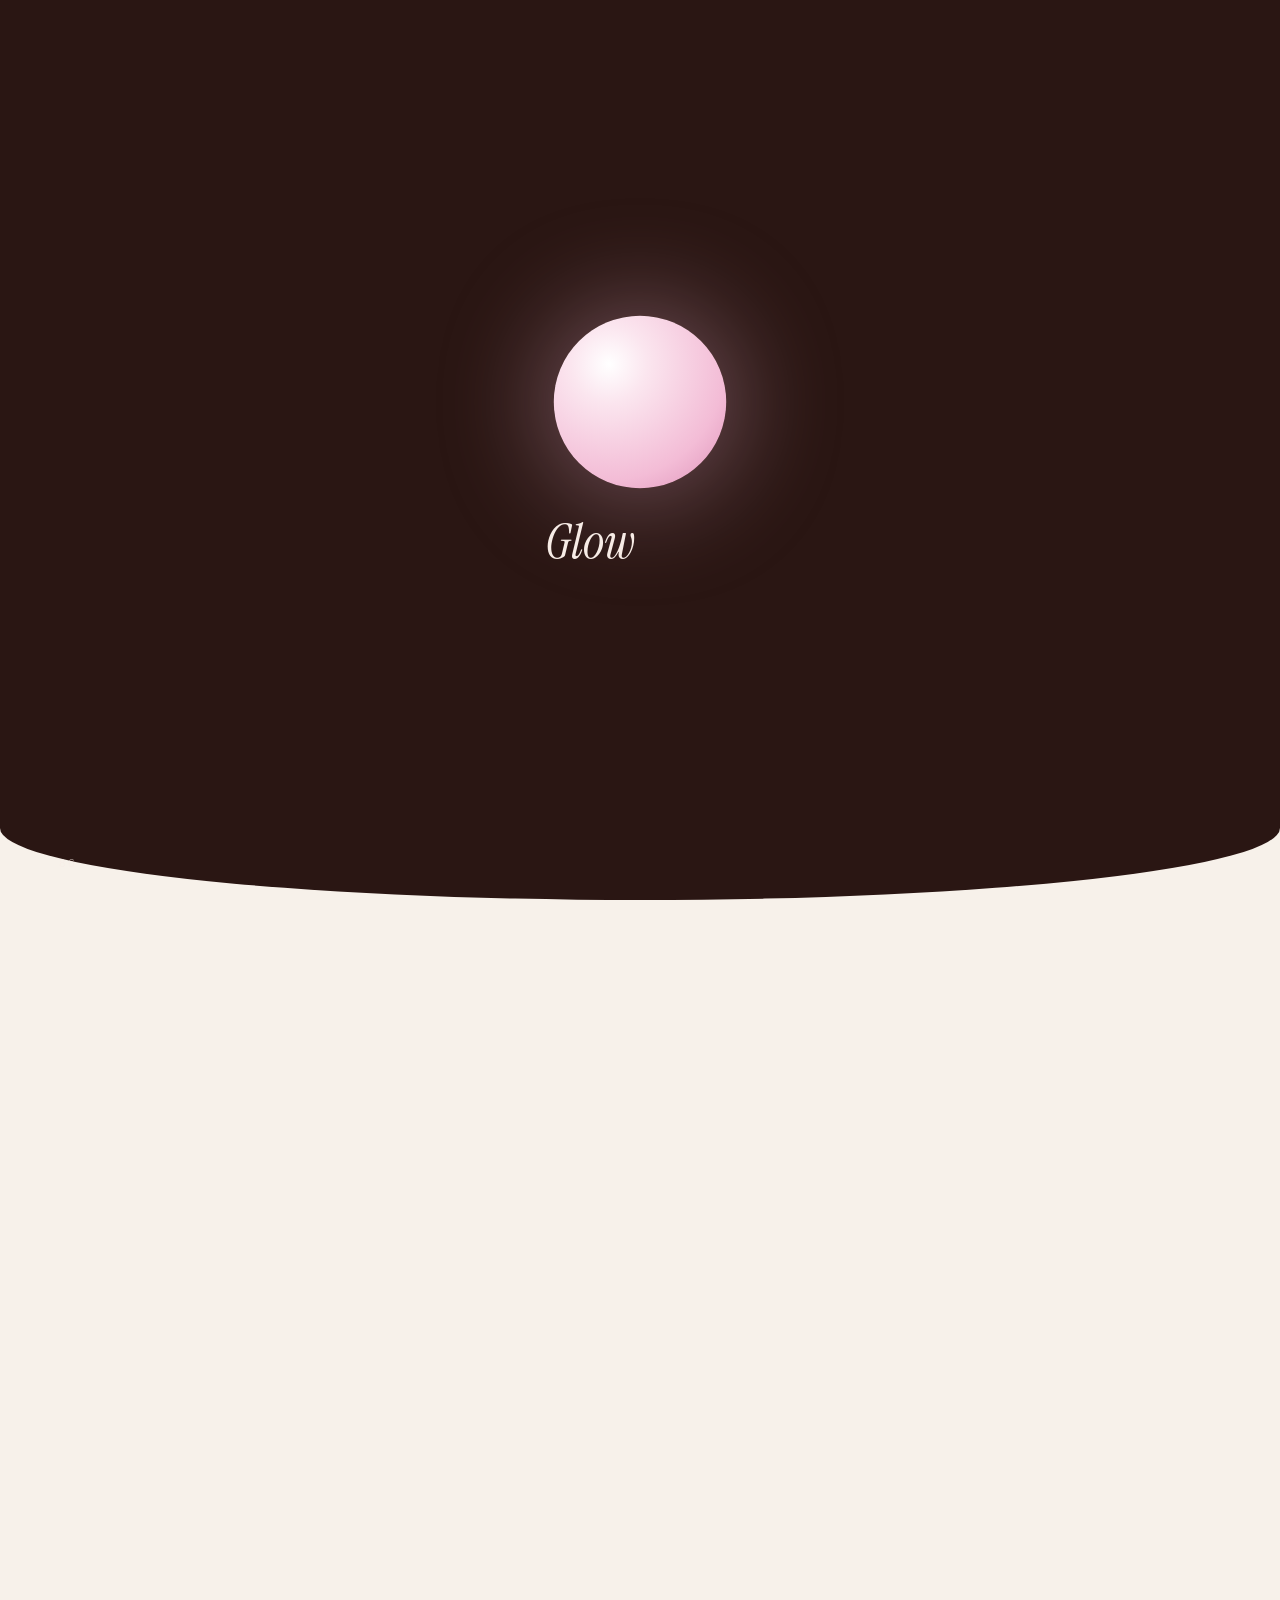
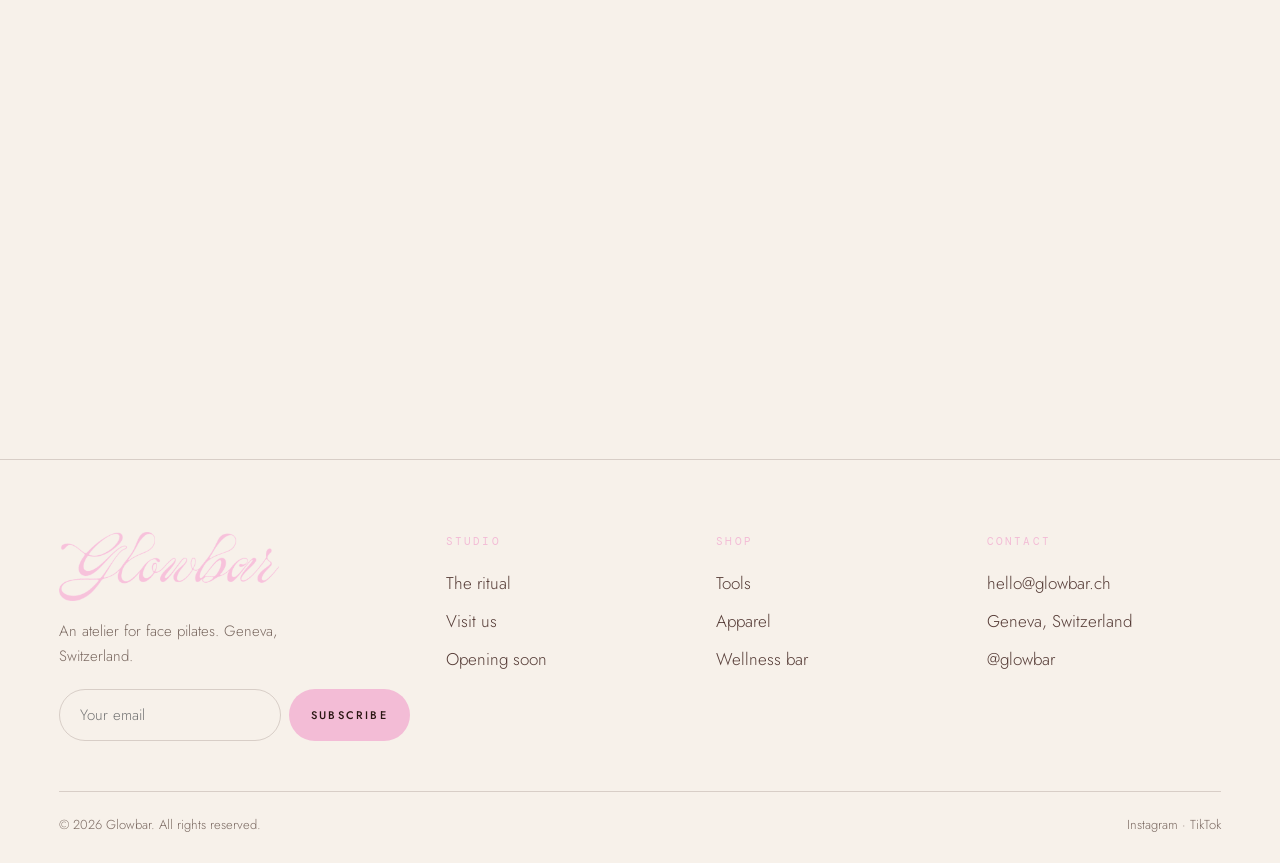
<file: v1/shop.html>
<!DOCTYPE html>
<html lang="en">
<head>
<meta name="robots" content="noindex, nofollow">
<meta charset="UTF-8">
<meta name="viewport" content="width=device-width, initial-scale=1.0, viewport-fit=cover">
<title>Shop — Glowbar | Tools, Apparel &amp; Wellness Bar</title>
<meta name="description" content="Shop Glowbar's sculpting tools, studio apparel and wellness bar blends — bring the face pilates ritual home with you.">
<meta name="theme-color" content="#F7F1EA">
<link rel="icon" href="assets/logos/monogram-taupe.png">
<link rel="preconnect" href="https://fonts.googleapis.com">
<link rel="preconnect" href="https://fonts.gstatic.com" crossorigin>
<link href="https://fonts.googleapis.com/css2?family=DM+Mono&family=Instrument+Serif:ital@0;1&family=Jost:wght@300;400;500&display=swap" rel="stylesheet">
<script>
  document.documentElement.classList.add('js');
  try{ if(sessionStorage.getItem('glowbar-v4-seen')) document.documentElement.classList.add('seen'); }catch(e){}
</script>
<link rel="stylesheet" href="styles.css">
</head>
<body data-theme="light">

<div class="loader" aria-hidden="true">
  <div class="lp"></div>
  <div class="loader-word"><span>Breathe in</span><span>Lift</span><span>Glow</span></div>
  <span class="loader-count mono">00</span>
</div>
<div class="cursor" aria-hidden="true"></div>
<canvas id="pearl" aria-hidden="true"></canvas>

<header class="nav">
  <a href="index.html" class="brand" aria-label="Glowbar — home">
    <img class="logo-light" src="assets/logos/wordmark-taupe.png" alt="Glowbar" width="1400" height="439">
    <img class="logo-dark" src="assets/logos/wordmark-pink.png" alt="" width="1400" height="439">
  </a>
  <div class="nav-right">
    <button class="sound mono" aria-pressed="false" aria-label="Toggle sound"><i></i><span>Sound off</span></button>
    <a href="index.html#book" class="btn btn-sm" data-magnetic>Opening soon</a>
    <button class="menu-btn mono" aria-expanded="false" aria-controls="menu"><span>Menu</span><i></i></button>
  </div>
</header>

<nav class="menu" id="menu" aria-label="Main">
  <ol>
    <li><a href="index.html#ritual"><small>01</small>The ritual</a></li>
    <li><a href="index.html#studio"><small>02</small>The studio</a></li>
    <li><a href="shop.html"><small>03</small>The shop</a></li>
    <li><a href="index.html#book"><small>04</small>Opening soon</a></li>
  </ol>
  <div class="menu-foot mono"><span>Geneva, Switzerland</span><a href="mailto:hello@glowbar.ch">hello@glowbar.ch</a></div>
</nav>


<main>

  <section class="page-hero" data-sec data-theme="light">
    <i class="anchor" data-pearl data-r="16" data-rm="22" data-a="#F5C4DC" data-b="#E48FB9" style="left:78%;top:44%"></i>
    <span class="mono rv" style="color:var(--muted);margin-bottom:22px">The shop</span>
    <h1 data-split>Bring the studio <em>home.</em></h1>
    <p class="rv" style="--d:.3s">Sculpting tools, studio apparel and wellness bar blends — to extend the ritual well past your session.</p>
  </section>

  <section class="shop" data-sec data-theme="blush" style="padding-top:clamp(50px,8vh,100px)">
    <i class="anchor" data-pearl data-r="9" data-a="#F7CADB" data-b="#E58BA9" style="left:96%;top:6%"></i>
    <div class="filters rv">
      <button class="pill active" data-filter="all">All</button>
      <button class="pill" data-filter="tools">Studio tools</button>
      <button class="pill" data-filter="apparel">Apparel</button>
      <button class="pill" data-filter="bar">Wellness bar</button>
      <button class="pill" data-filter="skincare">Skincare</button>
    </div>
    <div class="grid">
      <article class="p rv" data-category="tools" style="--d:0s">
        <div class="p-media"><span class="p-tag">Bestseller</span><img src="assets/treatment-ball.jpg" alt="Glowbar sculpting ball facial massage tool" loading="lazy" decoding="async" style="object-position:60% 50%"></div>
        <div class="p-body"><div><span class="cat mono">Studio tools</span><h3>The Sculpting Ball</h3><span class="price">CHF 58</span></div><button class="add" aria-label="Add The Sculpting Ball to bag">+</button></div>
      </article>
      <article class="p rv" data-category="tools" style="--d:0.08s">
        <div class="p-media"><img src="assets/product-tools-set.jpg" alt="Glowbar mirror-polished steel gua sha" loading="lazy" decoding="async"></div>
        <div class="p-body"><div><span class="cat mono">Studio tools</span><h3>Mirror Gua Sha</h3><span class="price">CHF 64</span></div><button class="add" aria-label="Add Mirror Gua Sha to bag">+</button></div>
      </article>
      <article class="p rv" data-category="apparel" style="--d:0.16s">
        <div class="p-media"><img src="assets/apparel-cami.jpg" alt="Glowbar branded loungewear cami top" loading="lazy" decoding="async" style="object-position:50% 0%"></div>
        <div class="p-body"><div><span class="cat mono">Apparel</span><h3>The Glow Cami</h3><span class="price">CHF 72</span></div><button class="add" aria-label="Add The Glow Cami to bag">+</button></div>
      </article>
      <article class="p rv" data-category="apparel" style="--d:0.24s">
        <div class="p-media"><img src="assets/campaign-dumbbells.jpg" alt="Glowbar face pilates set" loading="lazy" decoding="async" style="object-position:50% 0%"></div>
        <div class="p-body"><div><span class="cat mono">Apparel</span><h3>Face Pilates Set</h3><span class="price">CHF 149</span></div><button class="add" aria-label="Add Face Pilates Set to bag">+</button></div>
      </article>
      <article class="p rv" data-category="bar" style="--d:0.32s">
        <div class="p-media"><img src="assets/smoothie-pour.jpg" alt="Glowbar glow smoothie in a branded cup" loading="lazy" decoding="async"></div>
        <div class="p-body"><div><span class="cat mono">Wellness bar</span><h3>Glow Smoothie Blend</h3><span class="price">CHF 12</span></div><button class="add" aria-label="Add Glow Smoothie Blend to bag">+</button></div>
      </article>
      <article class="p rv" data-category="tools" style="--d:0.4s">
        <div class="p-media"><img src="assets/tools-flatlay.jpg" alt="Glowbar signature terry headband" loading="lazy" decoding="async" style="object-position:20% 82%"></div>
        <div class="p-body"><div><span class="cat mono">Studio tools</span><h3>Signature Headband</h3><span class="price">CHF 28</span></div><button class="add" aria-label="Add Signature Headband to bag">+</button></div>
      </article>
      <article class="p soon rv" data-category="skincare" style="--d:0.48s">
        <div class="p-media"><img src="assets/logos/monogram-taupe.png" alt="Glowbar" width="900" height="542" loading="lazy"></div>
        <div class="p-body"><div><span class="cat mono">Skincare · Coming soon</span><h3>Rose Glow Mask &amp; Peony Oil</h3><span class="price">Notify me</span></div><button class="add" aria-label="Get notified about Rose Glow Mask &amp; Peony Oil">+</button></div>
      </article>
      <article class="p soon rv" data-category="apparel" style="--d:0.56s">
        <div class="p-media"><img src="assets/logos/monogram-taupe.png" alt="Glowbar" width="900" height="542" loading="lazy"></div>
        <div class="p-body"><div><span class="cat mono">Apparel · Coming soon</span><h3>Canvas Studio Tote</h3><span class="price">Notify me</span></div><button class="add" aria-label="Get notified about Canvas Studio Tote">+</button></div>
      </article>
    </div>
  </section>

  <section class="final" id="book" data-sec data-theme="dark">
    <i class="anchor" data-pearl data-r="46" data-rm="52" data-a="#F3BCD6" data-b="#B14E7F" style="left:50%;top:112%"></i>
    <span class="mono rv" style="margin-bottom:30px;color:var(--muted)">New in</span>
    <h2 data-split style="font-size:clamp(48px,7.5vw,128px);max-width:12ch">The skincare line <em>launches</em> soon.</h2>
    <p class="rv" style="--d:.2s">Join the list to be the first to shop the rose glow mask and peony oil.</p>
    <div class="cta rv" style="--d:.3s">
      <a href="#" class="btn" data-magnetic>Join the waitlist</a>
      <a href="index.html#book" class="btn btn-ghost" data-magnetic>Studio opening soon</a>
    </div>
  </section>

</main>

<footer data-sec data-theme="dark" data-probe=".8">
  <i class="anchor" data-pearl data-r="0" data-a="#F3BCD6" data-b="#B14E7F" style="left:50%;top:0"></i>
  <div class="foot-top">
    <div>
      <img src="assets/logos/wordmark-pink.png" alt="Glowbar" width="1400" height="439" loading="lazy">
      <p>An atelier for face pilates. Geneva, Switzerland.</p>
      <form class="nl" id="newsletter" data-form>
        <label class="sr-only" for="nl-email">Email address</label>
        <input type="email" id="nl-email" placeholder="Your email" autocomplete="email" required>
        <button type="submit" class="btn btn-sm" data-magnetic>Subscribe</button>
      </form>
      <p class="form-note" hidden>You're on the list — welcome to the glow.</p>
    </div>
    <div class="foot-col"><h4>Studio</h4><ul><li><a href="index.html#ritual">The ritual</a></li><li><a href="index.html#studio">Visit us</a></li><li><a href="index.html#book">Opening soon</a></li></ul></div>
    <div class="foot-col"><h4>Shop</h4><ul><li><a href="shop.html">Tools</a></li><li><a href="shop.html">Apparel</a></li><li><a href="shop.html">Wellness bar</a></li></ul></div>
    <div class="foot-col"><h4>Contact</h4><ul><li><a href="mailto:hello@glowbar.ch">hello@glowbar.ch</a></li><li><a href="index.html#book">Geneva, Switzerland</a></li><li><a href="#">@glowbar</a></li></ul></div>
  </div>
  <div class="foot-bottom"><span>© 2026 Glowbar. All rights reserved.</span><span>Instagram · TikTok</span></div>
</footer>

<script src="assets/lenis.min.js"></script>
<script src="pearl.js"></script>
<script src="main.js"></script>
</body>
</html>
</file>
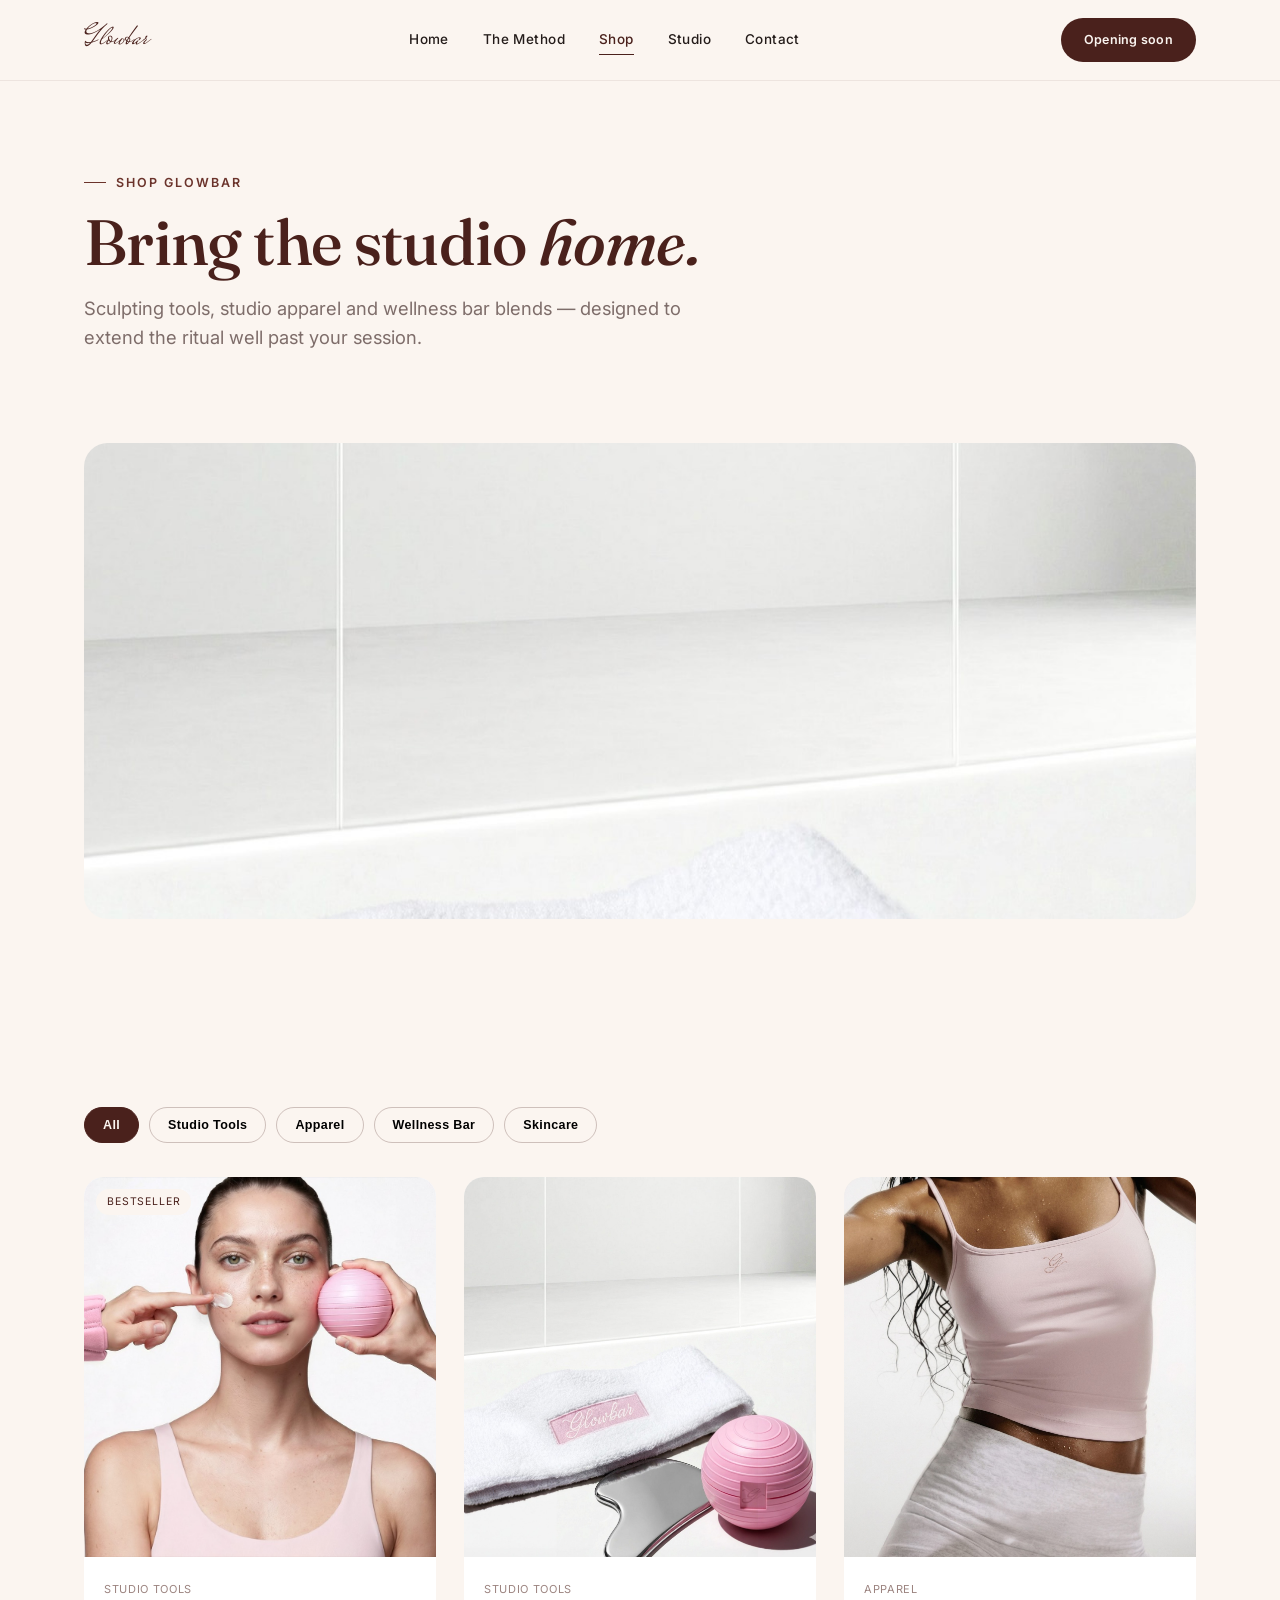
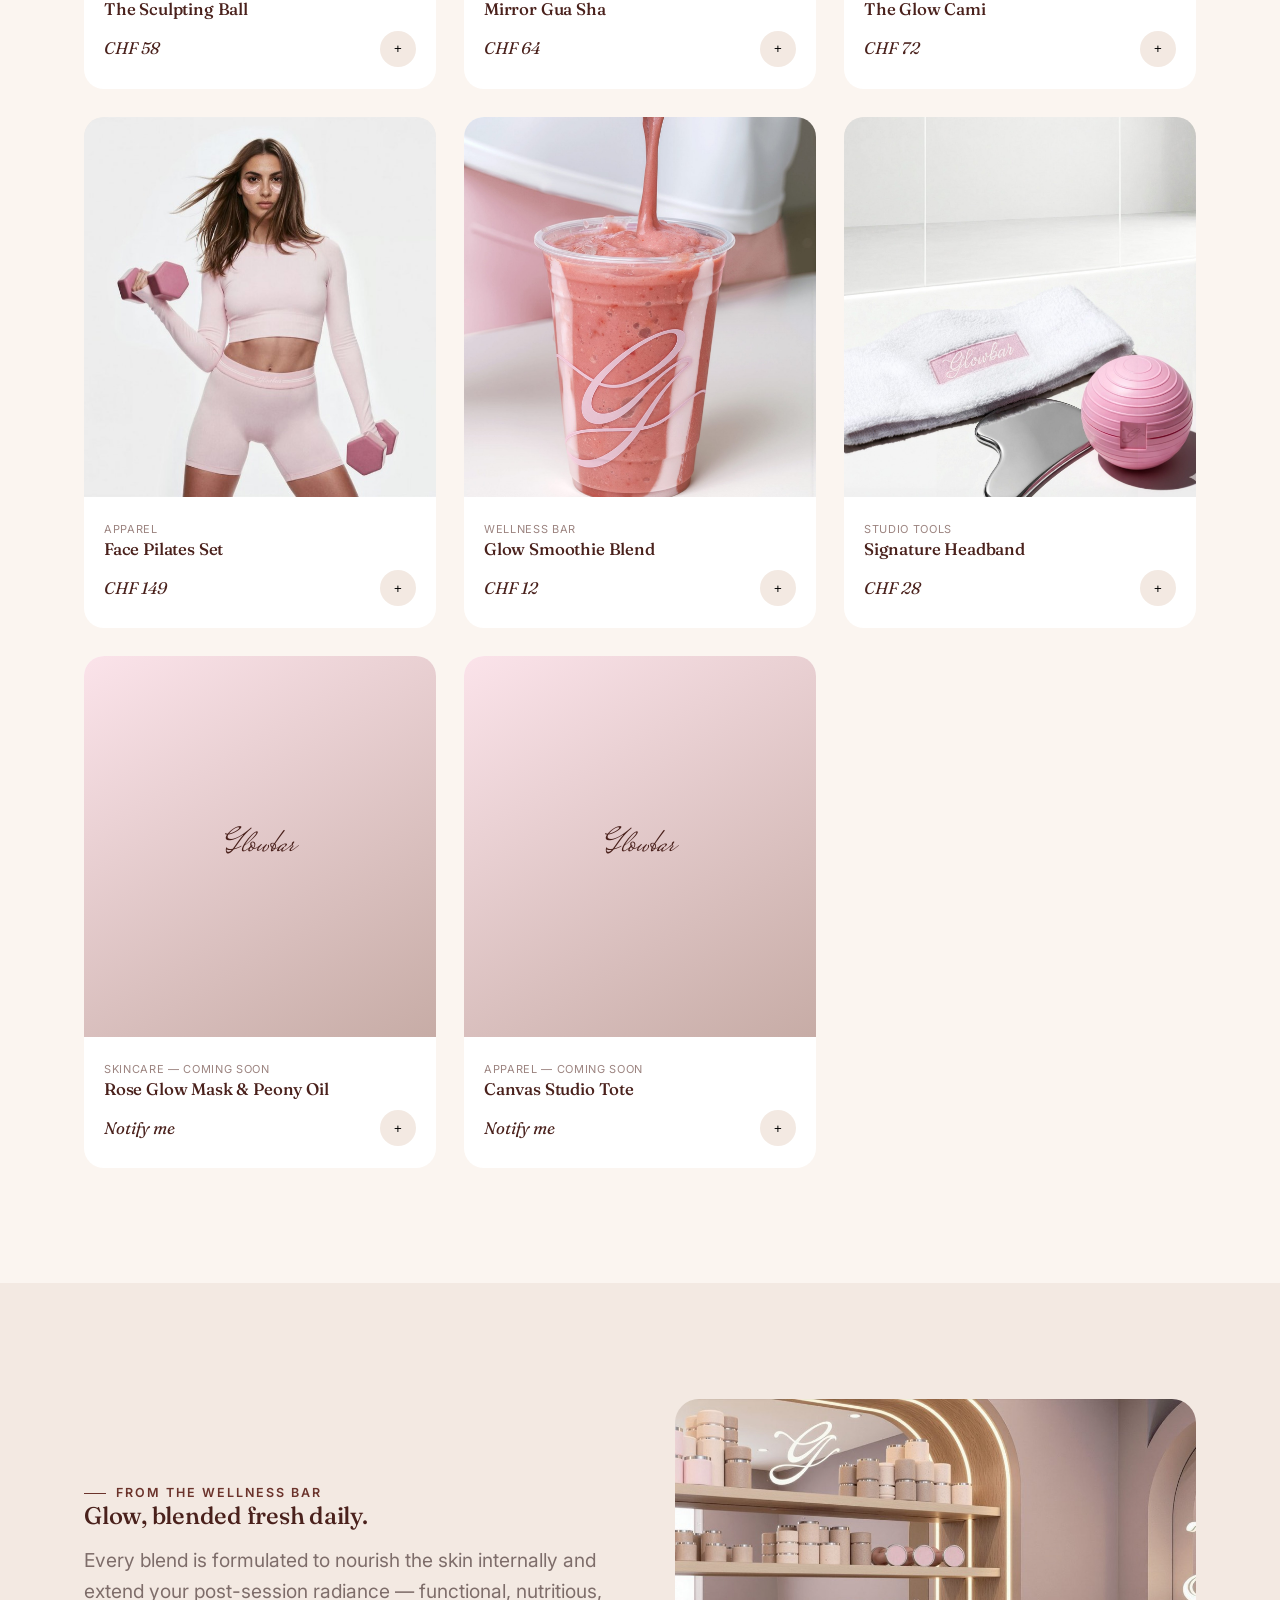
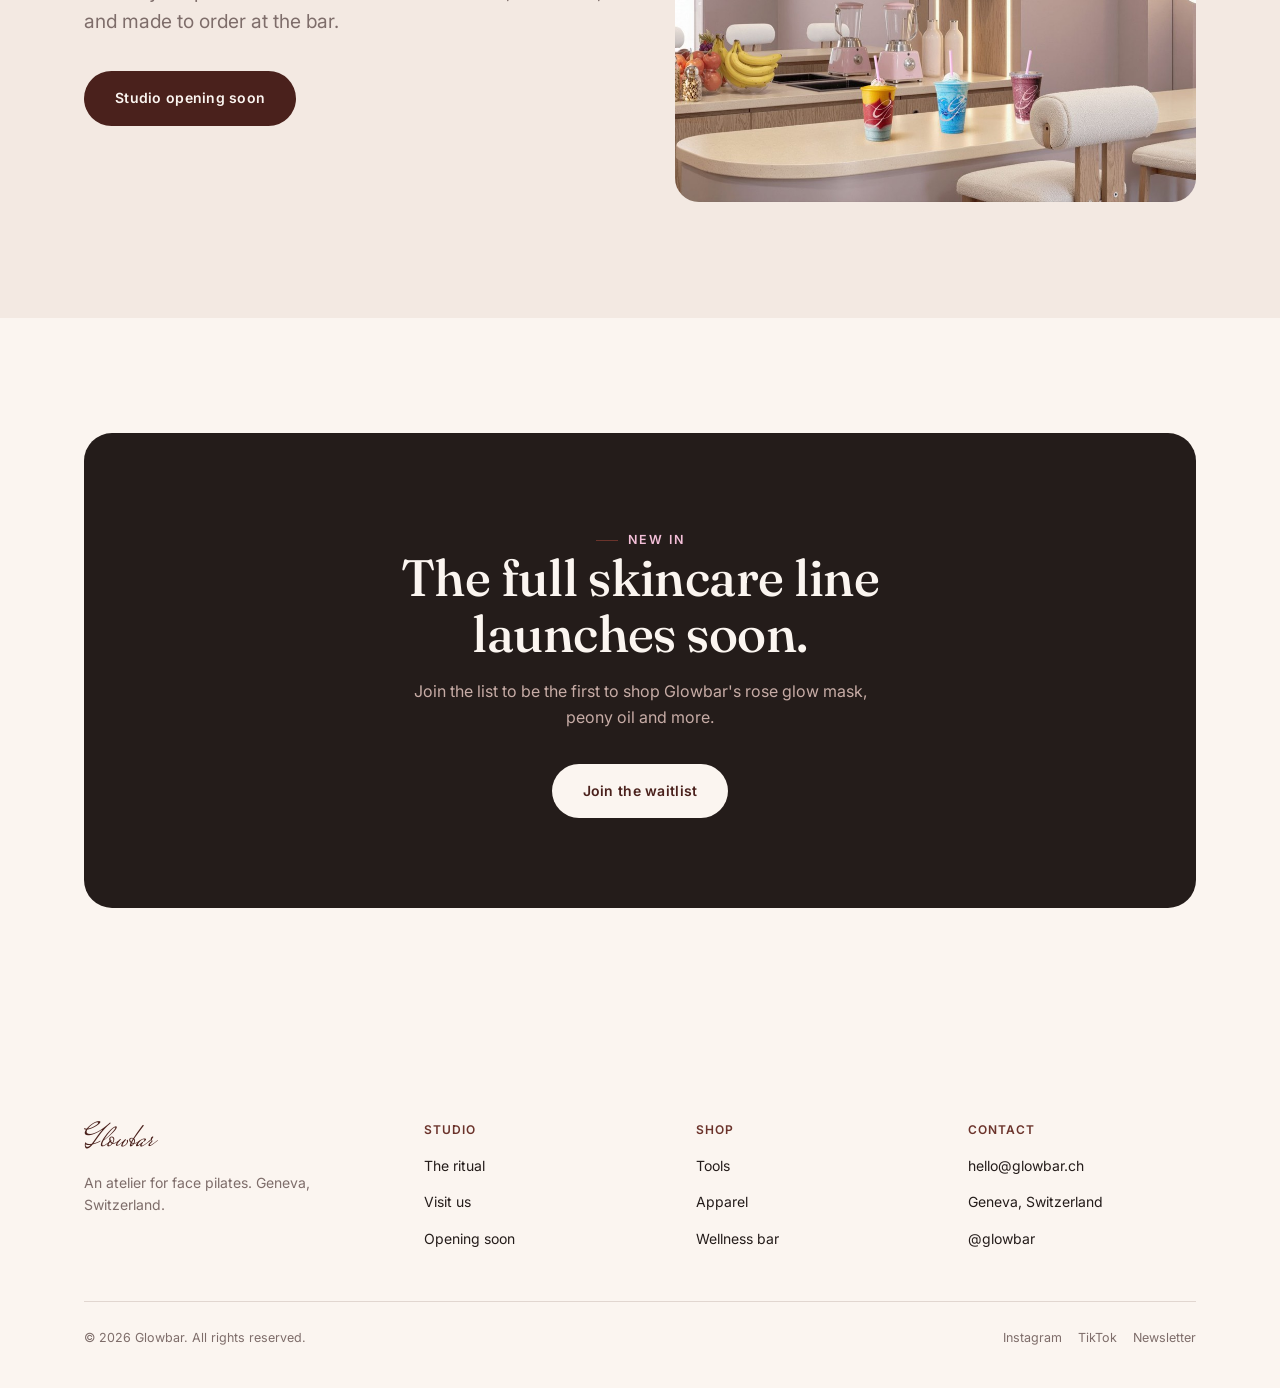
<file: v2/shop.html>
<!DOCTYPE html>
<html lang="en">
<head>
<meta name="robots" content="noindex, nofollow">
<meta charset="UTF-8">
<meta name="viewport" content="width=device-width, initial-scale=1.0">
<title>Shop — Glowbar | Tools, Apparel &amp; Wellness Bar</title>
<meta name="description" content="Shop Glowbar's sculpting tools, studio apparel and wellness bar blends — bring the face pilates ritual home with you.">
<link rel="preconnect" href="https://fonts.googleapis.com">
<link rel="preconnect" href="https://fonts.gstatic.com" crossorigin>
<link href="https://fonts.googleapis.com/css2?family=Fraunces:ital,opsz,wght@0,9..144,300;0,9..144,340;0,9..144,400;0,9..144,500;0,9..144,600;1,9..144,400;1,9..144,500&family=Inter:wght@400;500;600;700&family=Mrs+Saint+Delafield&display=swap" rel="stylesheet">
<link rel="stylesheet" href="styles.css">
</head>
<body>

<header class="site-header">
  <nav class="nav">
    <a href="index.html" class="nav-logo">Glowbar</a>
    <div class="nav-links">
      <a href="index.html">Home</a>
      <a href="index.html#method">The Method</a>
      <a href="shop.html" class="active">Shop</a>
      <a href="index.html#studio">Studio</a>
      <a href="index.html#contact">Contact</a>
    </div>
    <div class="nav-right">
      <a href="index.html#book" class="btn btn-primary btn-sm">Opening soon</a>
      <button class="nav-toggle" aria-label="Open menu" aria-expanded="false">
        <span></span><span></span><span></span>
      </button>
    </div>
  </nav>
  <div class="mobile-panel">
    <a href="index.html">Home</a>
    <a href="index.html#method">The Method</a>
    <a href="shop.html">Shop</a>
    <a href="index.html#studio">Studio</a>
    <a href="index.html#book">Opening soon</a>
  </div>
</header>

<main>

  <!-- HERO -->
  <section class="hero" style="padding-bottom:0;">
    <div class="container">
      <div class="reveal in" style="max-width:640px;">
        <span class="eyebrow">Shop Glowbar</span>
        <h1 style="font-size:clamp(2.4rem,5.5vw,4rem); margin-top:14px;">Bring the studio <em style="font-style:italic;">home.</em></h1>
        <p class="lede" style="max-width:52ch; margin-top:18px; font-size:1.15rem;">Sculpting tools, studio apparel and wellness bar blends — designed to extend the ritual well past your session.</p>
      </div>
    </div>
  </section>

  <section class="section-tight">
    <div class="container">
      <div class="split-media reveal" style="aspect-ratio:21/9;">
        <img src="assets/tools-flatlay.jpg" alt="Glowbar signature headband, gua sha tool and sculpting ball" style="object-position:center 30%;" loading="eager" fetchpriority="high" decoding="async">
      </div>
    </div>
  </section>

  <!-- PRODUCT GRID -->
  <section id="shop">
    <div class="container">

      <div class="filters reveal">
        <button class="filter-pill active" data-filter="all">All</button>
        <button class="filter-pill" data-filter="tools">Studio Tools</button>
        <button class="filter-pill" data-filter="apparel">Apparel</button>
        <button class="filter-pill" data-filter="bar">Wellness Bar</button>
        <button class="filter-pill" data-filter="skincare">Skincare</button>
      </div>

      <div class="product-grid">

        <article class="product-card reveal" data-category="tools">
          <div class="product-media">
            <span class="product-tag">Bestseller</span>
            <img src="assets/treatment-ball.jpg" alt="Glowbar sculpting ball facial massage tool" loading="lazy" decoding="async">
          </div>
          <div class="product-body">
            <span class="cat">Studio Tools</span>
            <h3>The Sculpting Ball</h3>
            <div class="product-row">
              <span class="price">CHF 58</span>
              <button class="icon-btn" aria-label="Add the Sculpting Ball to bag">+</button>
            </div>
          </div>
        </article>

        <article class="product-card reveal" data-category="tools" style="transition-delay:.05s">
          <div class="product-media">
            <img src="assets/tools-flatlay.jpg" alt="Glowbar mirror-polished steel gua sha tool" loading="lazy" decoding="async">
          </div>
          <div class="product-body">
            <span class="cat">Studio Tools</span>
            <h3>Mirror Gua Sha</h3>
            <div class="product-row">
              <span class="price">CHF 64</span>
              <button class="icon-btn" aria-label="Add the Mirror Gua Sha to bag">+</button>
            </div>
          </div>
        </article>

        <article class="product-card reveal" data-category="apparel" style="transition-delay:.1s">
          <div class="product-media">
            <img src="assets/apparel-cami.jpg" alt="Glowbar branded loungewear cami top" style="object-position: top;" loading="lazy" decoding="async">
          </div>
          <div class="product-body">
            <span class="cat">Apparel</span>
            <h3>The Glow Cami</h3>
            <div class="product-row">
              <span class="price">CHF 72</span>
              <button class="icon-btn" aria-label="Add the Glow Cami to bag">+</button>
            </div>
          </div>
        </article>

        <article class="product-card reveal" data-category="apparel" style="transition-delay:.15s">
          <div class="product-media">
            <img src="assets/campaign-dumbbells.jpg" alt="Glowbar face pilates set with recovery patches" style="object-position:top;" loading="lazy" decoding="async">
          </div>
          <div class="product-body">
            <span class="cat">Apparel</span>
            <h3>Face Pilates Set</h3>
            <div class="product-row">
              <span class="price">CHF 149</span>
              <button class="icon-btn" aria-label="Add the Face Pilates Set to bag">+</button>
            </div>
          </div>
        </article>

        <article class="product-card reveal" data-category="bar" style="transition-delay:.2s">
          <div class="product-media">
            <img src="assets/smoothie-pour.jpg" alt="Glowbar glow smoothie in a branded cup" loading="lazy" decoding="async">
          </div>
          <div class="product-body">
            <span class="cat">Wellness Bar</span>
            <h3>Glow Smoothie Blend</h3>
            <div class="product-row">
              <span class="price">CHF 12</span>
              <button class="icon-btn" aria-label="Add the Glow Smoothie Blend to bag">+</button>
            </div>
          </div>
        </article>

        <article class="product-card reveal" data-category="tools" style="transition-delay:.25s">
          <div class="product-media">
            <img src="assets/tools-flatlay.jpg" alt="Glowbar signature terry headband" style="object-position: left;" loading="lazy" decoding="async">
          </div>
          <div class="product-body">
            <span class="cat">Studio Tools</span>
            <h3>Signature Headband</h3>
            <div class="product-row">
              <span class="price">CHF 28</span>
              <button class="icon-btn" aria-label="Add the Signature Headband to bag">+</button>
            </div>
          </div>
        </article>

        <article class="product-card soon reveal" data-category="skincare" style="transition-delay:.3s">
          <div class="product-media"><span class="script">Glowbar</span></div>
          <div class="product-body">
            <span class="cat">Skincare — Coming Soon</span>
            <h3>Rose Glow Mask &amp; Peony Oil</h3>
            <div class="product-row">
              <span class="price">Notify me</span>
              <button class="icon-btn" aria-label="Get notified about the skincare line">+</button>
            </div>
          </div>
        </article>

        <article class="product-card soon reveal" data-category="apparel" style="transition-delay:.35s">
          <div class="product-media"><span class="script">Glowbar</span></div>
          <div class="product-body">
            <span class="cat">Apparel — Coming Soon</span>
            <h3>Canvas Studio Tote</h3>
            <div class="product-row">
              <span class="price">Notify me</span>
              <button class="icon-btn" aria-label="Get notified about the canvas tote">+</button>
            </div>
          </div>
        </article>

      </div>
    </div>
  </section>

  <!-- WELLNESS BAR FEATURE -->
  <section style="background:var(--cream-deep)">
    <div class="container">
      <div class="split reverse">
        <div class="split-media reveal">
          <img src="assets/wellness-bar.jpg" alt="Glowbar wellness bar with blenders, fresh fruit and smoothies" loading="lazy" decoding="async">
        </div>
        <div class="split-copy reveal" style="transition-delay:.1s">
          <span class="eyebrow">From the wellness bar</span>
          <h2>Glow, blended fresh daily.</h2>
          <p class="lede">Every blend is formulated to nourish the skin internally and extend your post-session radiance — functional, nutritious, and made to order at the bar.</p>
          <div class="cta-row"><a href="index.html#book" class="btn btn-primary">Studio opening soon</a></div>
        </div>
      </div>
    </div>
  </section>

  <!-- CTA -->
  <section id="book">
    <div class="container">
      <div class="cta-band reveal">
        <span class="eyebrow" style="color:var(--pink)">New in</span>
        <h2>The full skincare line<br>launches soon.</h2>
        <p>Join the list to be the first to shop Glowbar's rose glow mask, peony oil and more.</p>
        <div class="cta-row">
          <a href="#" class="btn btn-light">Join the waitlist</a>
        </div>
      </div>
    </div>
  </section>

</main>

<footer id="contact">
  <div class="container">
    <div class="footer-top">
      <div class="footer-brand">
        <span class="script">Glowbar</span>
        <p>An atelier for face pilates. Geneva, Switzerland.</p>
      </div>
      <div class="footer-col">
        <h4>Studio</h4>
        <ul>
          <li><a href="index.html#method">The ritual</a></li>
          <li><a href="index.html#studio">Visit us</a></li>
          <li><a href="index.html#book">Opening soon</a></li>
        </ul>
      </div>
      <div class="footer-col">
        <h4>Shop</h4>
        <ul>
          <li><a href="shop.html">Tools</a></li>
          <li><a href="shop.html">Apparel</a></li>
          <li><a href="shop.html">Wellness bar</a></li>
        </ul>
      </div>
      <div class="footer-col">
        <h4>Contact</h4>
        <ul>
          <li><a href="mailto:hello@glowbar.ch">hello@glowbar.ch</a></li>
          <li><a href="#">Geneva, Switzerland</a></li>
          <li><a href="#">@glowbar</a></li>
        </ul>
      </div>
    </div>
    <div class="footer-bottom">
      <span>© 2026 Glowbar. All rights reserved.</span>
      <div class="footer-social">
        <a href="#">Instagram</a><a href="#">TikTok</a><a href="#">Newsletter</a>
      </div>
    </div>
  </div>
</footer>

<script src="script.js" defer></script>
</body>
</html>
</file>
<file: 1-perle/styles.css>
/* Glowbar — V4 « Perle » : récit au scroll, perle 3D, luxe doux */

:root{
  --ivory:#F7F1EA; --blush:#F8E3EA; --cocoa:#2A1613; --brown:#4A211C; --ink:#3A1D18;
  --pink:#F3BCD6; --pink-soft:#FBE6EF; --pink-deep:#D97BA8; --honey:#D9A96B;
  --bg:var(--ivory); --fg:var(--ink); --muted:#6A5952; --line:rgba(58,29,24,.16);

  --serif:'Instrument Serif','Times New Roman',serif;
  --sans:'Jost',system-ui,sans-serif;
  --mono:'DM Mono',ui-monospace,monospace;

  --edge:clamp(20px,4.6vw,72px);
  --ease:cubic-bezier(.16,.8,.3,1);
  --ease-io:cubic-bezier(.76,0,.24,1);
}
body[data-theme="blush"]{ --bg:var(--blush); }
body[data-theme="dark"]{ --bg:var(--cocoa); --fg:#F7ECE6; --muted:rgba(247,236,230,.9); --line:rgba(247,236,230,.24); }

*,*::before,*::after{ box-sizing:border-box; }
html{ background:var(--ivory); overflow-anchor:none; overflow-x:clip; max-width:100%; }
html.lenis, html.lenis body{ height:auto; }
.lenis.lenis-smooth{ scroll-behavior:auto !important; }
.lenis.lenis-stopped{ overflow:hidden; }
body{
  margin:0; background:var(--bg); color:var(--fg);
  font-family:var(--sans); font-weight:300; font-size:17px; line-height:1.65; -webkit-font-smoothing:antialiased;
  transition:background .9s var(--ease), color .9s var(--ease);
}
img,video{ max-width:100%; height:auto; display:block; }
a{ color:inherit; text-decoration:none; }
button{ font:inherit; color:inherit; background:none; border:0; padding:0; cursor:pointer; }
p{ margin:0; }
h1,h2,h3{ margin:0; font-family:var(--serif); font-weight:400; letter-spacing:-.02em; }
em{ font-style:italic; color:var(--pink-deep); }
::selection{ background:var(--pink); color:var(--cocoa); }
:focus-visible{ outline:2px solid var(--pink-deep); outline-offset:4px; border-radius:4px; }
.sr-only{ position:absolute; width:1px; height:1px; overflow:hidden; clip:rect(0 0 0 0); white-space:nowrap; }
.mono{ font-family:var(--mono); font-size:11px; letter-spacing:.2em; text-transform:uppercase; }

@view-transition{ navigation:auto; }
::view-transition-old(root){ animation:.4s var(--ease) both vt-out; }
::view-transition-new(root){ animation:.7s var(--ease) both vt-in; }
@keyframes vt-out{ to{ opacity:0; } }
@keyframes vt-in{ from{ opacity:0; transform:translateY(16px); } }

/* ---------- the pearl canvas lives behind all content ---------- */
#pearl{ position:fixed; left:0; top:0; z-index:0; pointer-events:none; }
main, footer{ position:relative; z-index:1; }
main{ overflow-x:clip; }
body{ overflow-x:clip; }
.anchor{ position:absolute; width:0; height:0; pointer-events:none; }
.a-hero{ left:81%; top:50%; }
/* final section : the pearl only rises under the content, so the text stays readable */
.a-proof{ left:96%; top:62%; }
.a-final{ left:50%; top:calc(100% + 22vmin); }
.no-gl .anchor::after{ content:""; position:absolute; width:calc(var(--r,12) * 2vmin); aspect-ratio:1; left:calc(var(--r,12) * -1vmin); top:calc(var(--r,12) * -1vmin);
  border-radius:50%; background:radial-gradient(circle at 32% 28%,#fff,var(--pink-soft) 25%,var(--pink) 70%,var(--pink-deep) 130%); opacity:.8; }

/* ---------- loader (a micro-story : breathe, lift, glow) ---------- */
.loader{ display:none; }
.js .loader{
  display:flex; position:fixed; inset:0; z-index:300; background:var(--cocoa); color:#F7ECE6; flex-direction:column; align-items:center; justify-content:center; gap:34px;
  transition:transform 1.2s var(--ease-io); will-change:transform; border-radius:0 0 50% 50% / 0 0 8vh 8vh;
}
.loader.done{ transform:translateY(-104%); pointer-events:none; }
.loader.gone{ display:none !important; }
.js.seen .loader{ display:none !important; }
.lp{ width:clamp(90px,14vw,150px); aspect-ratio:1; border-radius:50%; transform:scale(.3);
  background:radial-gradient(circle at 32% 28%,#fff,var(--pink-soft) 22%,var(--pink) 68%,#C9669A 130%); box-shadow:0 0 90px 10px rgba(243,188,214,.35);
  animation:lp 2.4s var(--ease-io) forwards; }
@keyframes lp{ 0%{ transform:scale(.3);} 35%{ transform:scale(1);} 55%{ transform:scale(.8);} 100%{ transform:scale(1.15);} }
.loader-word{ font-family:var(--serif); font-style:italic; font-size:clamp(30px,4vw,52px); height:1.2em; overflow:hidden; line-height:1.2; }
.loader-word span{ display:block; animation:lw 2.4s var(--ease-io) forwards; }
@keyframes lw{ 0%{ transform:translateY(0);} 30%{ transform:translateY(0);} 36%{ transform:translateY(-100%);} 64%{ transform:translateY(-100%);} 70%{ transform:translateY(-200%);} 100%{ transform:translateY(-200%);} }
.loader-count{ position:absolute; left:var(--edge); bottom:28px; opacity:.6; }

/* ---------- cursor ---------- */
.cursor{ display:none; }
@media (hover:hover) and (pointer:fine){
  .cursor{ display:block; position:fixed; left:0; top:0; z-index:250; pointer-events:none; width:46px; height:46px; margin:-23px 0 0 -23px; border-radius:50%;
    border:1px solid var(--fg); display:grid; place-items:center; font-family:var(--mono); font-size:9px; letter-spacing:.2em; text-transform:uppercase;
    transition:width .5s var(--ease), height .5s var(--ease), margin .5s var(--ease), background .4s, border-color .4s, opacity .4s; mix-blend-mode:normal; opacity:0; }
  .cursor.show{ opacity:1; }
  .cursor.link{ width:74px; height:74px; margin:-37px 0 0 -37px; background:var(--pink); border-color:var(--pink); color:var(--cocoa); }
  .cursor.pearl{ width:92px; height:92px; margin:-46px 0 0 -46px; background:var(--pink); border-color:var(--pink); color:var(--cocoa); }
  .cursor.down{ transform:scale(.85); }
  body.has-cursor, body.has-cursor a, body.has-cursor button{ cursor:none; }
}

/* ---------- nav ---------- */
.nav{ position:fixed; left:0; right:0; top:0; z-index:120; display:flex; align-items:center; justify-content:space-between; padding:20px var(--edge);
  transition:transform .7s var(--ease), color .6s; }
.nav.hide{ transform:translateY(-120%); }
/* voile derrière le menu dès qu'on défile : le logo ne se mélange plus au texte */
.nav::before{ content:""; position:absolute; left:0; right:0; top:0; bottom:-26px; z-index:-1; pointer-events:none; opacity:0; transition:opacity .45s var(--ease), background .9s var(--ease);
  background:linear-gradient(to bottom, var(--bg) 0%, var(--bg) 58%, transparent 100%); }
.nav.solid::before{ opacity:.94; }
.brand{ position:relative; display:block; width:130px; }
.brand img{ width:100%; transition:opacity .5s, transform .6s var(--ease); }
.brand .logo-dark{ position:absolute; left:0; top:0; opacity:0; }
body[data-theme="dark"] .brand .logo-dark, .menu-open .brand .logo-dark{ opacity:1; }
body[data-theme="dark"] .brand .logo-light, .menu-open .brand .logo-light{ opacity:0; }
.brand:hover img{ transform:scale(1.04); }
.nav-right{ display:flex; align-items:center; gap:14px; }
.menu-btn{ display:flex; align-items:center; gap:12px; padding:12px 6px; }
.menu-btn i{ position:relative; width:26px; height:9px; display:block; }
.menu-btn i::before, .menu-btn i::after{ content:""; position:absolute; left:0; right:0; height:1px; background:currentColor; transition:transform .6s var(--ease), top .6s var(--ease); }
.menu-btn i::before{ top:0; } .menu-btn i::after{ top:8px; }
.menu-open .menu-btn i::before{ top:4px; transform:rotate(45deg); }
.menu-open .menu-btn i::after{ top:4px; transform:rotate(-45deg); }
.menu-open .nav{ color:#F7ECE6; }

.menu{ position:fixed; inset:0; z-index:110; background:var(--cocoa); color:#F7ECE6; display:flex; flex-direction:column; justify-content:center; padding:110px var(--edge) 40px;
  clip-path:circle(0 at calc(100% - 70px) 40px); visibility:hidden; transition:clip-path 1s var(--ease-io), visibility 0s 1s; }
.menu.open{ clip-path:circle(150% at calc(100% - 70px) 40px); visibility:visible; transition:clip-path 1s var(--ease-io), visibility 0s; }
.menu ol{ list-style:none; margin:0; padding:0; counter-reset:m; }
.menu li{ overflow:hidden; border-top:1px solid rgba(247,236,230,.14); }
.menu li:last-child{ border-bottom:1px solid rgba(247,236,230,.14); }
.menu a{ display:flex; align-items:baseline; gap:24px; padding:clamp(14px,2.6vh,24px) 0; font-family:var(--serif); font-size:clamp(28px,3.4vw,50px); line-height:1.05; letter-spacing:-.02em;
  transform:translateY(110%); transition:transform .9s var(--ease), color .4s, padding .6s var(--ease); }
.menu.open a{ transform:none; }
.menu.open li:nth-child(1) a{ transition-delay:.25s, 0s, 0s } .menu.open li:nth-child(2) a{ transition-delay:.32s, 0s, 0s }
.menu.open li:nth-child(3) a{ transition-delay:.39s, 0s, 0s } .menu.open li:nth-child(4) a{ transition-delay:.46s, 0s, 0s }
.menu a small{ font-family:var(--mono); font-size:11px; letter-spacing:.2em; opacity:.55; }
.menu a:hover{ color:var(--pink); padding-left:18px; font-style:italic; }
.menu-foot a{ display:inline; padding:0; font-family:var(--mono); font-size:11px; letter-spacing:.2em; line-height:1.6; transform:none !important; }
.menu-foot a:hover{ padding:0; font-style:normal; }
.menu-foot{ display:flex; justify-content:space-between; gap:20px; margin-top:34px; opacity:.6; flex-wrap:wrap; }

/* ---------- buttons ---------- */
.btn{ position:relative; display:inline-flex; align-items:center; gap:12px; padding:18px 34px; border-radius:999px; overflow:hidden; isolation:isolate; white-space:nowrap;
  font-family:var(--sans); font-weight:500; font-size:12px; letter-spacing:.2em; text-transform:uppercase; background:var(--pink); color:var(--cocoa);
  transition:color .5s var(--ease), transform .5s var(--ease), border-color .4s; will-change:transform; }
.btn::before{ content:""; position:absolute; inset:-1px; z-index:-1; background:var(--fg); border-radius:50% 50% 0 0 / 100% 100% 0 0; transform:translateY(102%);
  transition:transform .6s var(--ease), border-radius .6s var(--ease); }
.btn:hover::before, .btn:focus-visible::before{ transform:none; border-radius:0; }
.btn:hover{ color:var(--bg); }
.btn-sm{ padding:12px 22px; font-size:11px; }
.btn-ghost{ background:transparent; color:var(--fg); box-shadow:inset 0 0 0 1px var(--fg); }
.btn-ghost::before{ background:var(--pink); }
.btn-ghost:hover{ color:var(--cocoa); }
.link{ display:inline-flex; align-items:center; gap:12px; font-family:var(--mono); font-size:11px; letter-spacing:.2em; text-transform:uppercase; padding-bottom:6px;
  background:linear-gradient(var(--pink-deep),var(--pink-deep)) left bottom/100% 1px no-repeat; transition:gap .5s var(--ease), background-size .5s var(--ease); }
.link:hover{ gap:20px; background-size:38% 1px; }

/* ---------- reveal system ---------- */
.rv{ opacity:0; transform:translateY(36px); transition:opacity 1.1s var(--ease), transform 1.2s var(--ease); transition-delay:var(--d,0s); }
.rv.in{ opacity:1; transform:none; }
.w{ display:inline-block; overflow:hidden; vertical-align:top; padding-bottom:.14em; margin-bottom:-.14em; }
.wi{ display:inline-block; transform:translateY(115%); transition:transform 1.2s var(--ease); transition-delay:calc(var(--i,0) * 60ms + var(--d,0s)); }
.in .wi, .wi.in{ transform:none; }
.mask{ clip-path:inset(0 0 100% 0); transition:clip-path 1.5s var(--ease); }
.mask.in{ clip-path:inset(0 0 0 0); }
.mask img{ transform:scale(1.2); transition:transform 2s var(--ease); }
.mask.in img{ transform:scale(1); }
.px{ overflow:hidden; }
.px img{ width:100%; height:116%; object-fit:cover; will-change:transform; }

/* ---------- hero ---------- */
.hero{ position:relative; height:max(100svh,700px); overflow:hidden; }
.hero h1{ position:absolute; inset:0; pointer-events:none; }
.kick{ z-index:1; position:absolute; left:4.6vw; top:13.5%; font-family:var(--serif); font-style:italic; font-size:clamp(20px,2.3vw,34px); color:var(--pink-deep); white-space:nowrap; }
.hw{ position:absolute; display:block; font-family:var(--serif); font-size:clamp(130px,24.5vw,400px); line-height:.9; letter-spacing:-.05em; white-space:nowrap; padding:0 .04em .1em; overflow:hidden; }
.hw.w1{ z-index:1; left:4vw; top:17%; transform:translate(calc(var(--mx,0) * -16px), calc(var(--my,0) * -8px)); }
.hw.w2{ z-index:2; left:57%; top:35%; font-style:italic; color:var(--pink-deep); mix-blend-mode:multiply; font-size:calc(var(--H) * .27); line-height:.95;
  transform:translate(calc(-50% + var(--mx,0) * -28px), calc(var(--my,0) * 6px)); }
.hw .ch{ display:inline-block; transform:translateY(112%); transition:transform 1.3s var(--ease); transition-delay:calc(var(--i,0) * 70ms + .15s); }
.ready .hw .ch{ transform:none; }
.hero{ --H:min(95svh,1000px); }
.hero-stage{ position:absolute; left:50%; bottom:0; z-index:2; height:var(--H); aspect-ratio:1911/2400; pointer-events:none; user-select:none;
  transform:translateX(-50%) translate(calc(var(--mx,0) * 10px), calc(var(--my,0) * 4px)); opacity:0; transition:opacity 1.4s var(--ease) .3s; }
.ready .hero-stage{ opacity:1; }
.hero-stage img{ position:absolute; left:0; top:0; width:100%; height:100%; max-width:none; -webkit-user-drag:none; }
.m-base{ z-index:1; } .m-head{ z-index:3; }
.hero-foot{ position:absolute; left:var(--edge); right:var(--edge); bottom:clamp(20px,4vh,44px); z-index:4; display:flex; justify-content:space-between; align-items:flex-end; gap:24px; }
.hero-foot p{ max-width:26ch; color:var(--fg); }
.hero-foot .mono{ display:block; margin-bottom:10px; color:var(--muted); }
.hero-cta{ display:flex; align-items:center; gap:22px; }
.scroll-ring{ position:relative; width:88px; height:88px; display:grid; place-items:center; }
.scroll-ring svg{ position:absolute; inset:0; animation:spin 16s linear infinite; }
.scroll-ring text{ font-family:var(--mono); font-size:10.5px; letter-spacing:.32em; text-transform:uppercase; fill:var(--fg); }
.scroll-ring b{ font-weight:300; font-size:20px; animation:bob 2.2s var(--ease) infinite; }
@keyframes spin{ to{ transform:rotate(360deg);} }
@keyframes bob{ 50%{ transform:translateY(5px);} }
.hint{ position:absolute; z-index:3; transform:translateX(-50%); color:var(--muted); display:flex; flex-direction:column; align-items:center; gap:10px; transition:opacity .6s; pointer-events:none;
  left:81%; top:calc(50% - 17vmin - 70px); flex-direction:column-reverse; }
.hint::before{ content:""; width:1px; height:34px; background:currentColor; opacity:.5; transform-origin:bottom; animation:hint 2.4s var(--ease) infinite; }
@keyframes hint{ 0%{ transform:scaleY(0);} 60%{ transform:scaleY(1);} 100%{ transform:scaleY(1); opacity:0;} }
.pearl-used .hint{ opacity:0; }

/* ---------- alcoves (chapters) ---------- */
.alcove{ position:relative; min-height:100svh; padding:clamp(100px,15vh,170px) var(--edge); display:grid; grid-template-columns:repeat(12,minmax(0,1fr)); column-gap:clamp(12px,2vw,32px); align-items:center; }
.alcove .copy{ grid-column:2/6; grid-row:1; position:relative; z-index:2; }
.alcove .media{ grid-column:7/12; grid-row:1; position:relative; z-index:2; }
.alcove.flip .copy{ grid-column:8/12; }
.alcove.flip .media{ grid-column:2/7; }
.roman{ position:absolute; z-index:0; left:calc(var(--edge) - 5vw); top:50%; transform:translateY(-52%); font-family:var(--serif); font-style:italic; font-size:clamp(220px,34vw,520px); line-height:.8;
  color:transparent; -webkit-text-stroke:1px var(--line); pointer-events:none; user-select:none; will-change:transform; }
.alcove.flip .roman{ left:auto; right:calc(var(--edge) - 3vw); }
.idx{ display:block; margin-bottom:26px; color:var(--muted); }
.alcove h2{ font-size:clamp(52px,7.4vw,124px); line-height:.9; margin-bottom:28px; }
.alcove .copy p{ max-width:28ch; font-size:clamp(17px,1.35vw,20px); color:var(--muted); margin-bottom:34px; }
.frame{ position:relative; overflow:hidden; background:var(--pink-soft); }
.f-arch{ border-radius:999px 999px 10px 10px; aspect-ratio:4/5; }
.f-tall{ border-radius:999px; aspect-ratio:2/3; max-width:78%; margin-left:auto; }
.flip .f-tall{ margin-left:0; margin-right:auto; }
.f-prod{ border-radius:999px 999px 10px 10px; aspect-ratio:1600/2210; }
.f-wide{ border-radius:999px 999px 10px 10px; aspect-ratio:5/6; }
.frame img{ width:100%; height:100%; object-fit:cover; }
.frame.px img{ height:116%; }

.hs{ opacity:0; position:absolute; z-index:5; width:46px; height:46px; margin:-23px 0 0 -23px; border-radius:50%; background:rgba(255,255,255,.78); backdrop-filter:blur(8px); -webkit-backdrop-filter:blur(8px);
  display:grid; place-items:center; transition:transform .5s var(--ease), background .4s; }
.hs::before{ content:""; width:10px; height:10px; border-radius:50%; background:var(--pink-deep); transition:transform .5s var(--ease); }
.hs::after{ content:""; position:absolute; inset:-1px; border-radius:50%; border:1px solid rgba(255,255,255,.9); animation:ping 2.6s var(--ease) infinite; }
@keyframes ping{ 0%{ transform:scale(.8); opacity:1;} 100%{ transform:scale(1.9); opacity:0;} }
.mask.in ~ .hs{ opacity:1; transition:opacity .8s var(--ease) 1.3s, transform .5s var(--ease), background .4s; }
.hs:hover{ transform:scale(1.12); }
.hs.open{ background:var(--pink); } .hs.open::before{ transform:scale(.5); } .hs.open::after{ animation:none; opacity:0; }
.hs-card{ position:absolute; left:50%; top:calc(100% + 14px); min-width:210px; padding:16px 18px 18px; border-radius:16px; background:var(--ivory); color:var(--ink); text-align:left; box-shadow:0 30px 60px -24px rgba(42,22,19,.45);
  opacity:0; visibility:hidden; transform:translate(-50%,10px) scale(.96); transition:opacity .45s var(--ease), transform .6s var(--ease), visibility 0s .45s; }
.hs.open .hs-card{ opacity:1; visibility:visible; transform:translate(-50%,0) scale(1); transition:opacity .45s var(--ease), transform .6s var(--ease), visibility 0s; }
.hs.left .hs-card{ left:auto; right:-8px; transform:translate(0,10px) scale(.96); } .hs.left.open .hs-card{ transform:none; }
.hs-card b{ display:block; font-family:var(--serif); font-weight:400; font-size:24px; line-height:1.1; margin-bottom:4px; }
.hs-card span{ font-family:var(--mono); font-size:11px; letter-spacing:.14em; color:#7B6A62; display:block; margin-bottom:12px; }
.hs-card a{ font-family:var(--mono); font-size:10.5px; letter-spacing:.2em; text-transform:uppercase; border-bottom:1px solid var(--pink-deep); padding-bottom:3px; }
.media .note{ position:absolute; left:0; bottom:-34px; color:var(--muted); }

/* ---------- proof (dark) ---------- */
.proof{ position:relative; min-height:100svh; padding:clamp(100px,16vh,180px) var(--edge); display:flex; flex-direction:column; justify-content:center; }
.proof h2{ font-size:clamp(46px,6.4vw,106px); line-height:.95; max-width:13ch; margin-bottom:clamp(50px,9vh,110px); position:relative; z-index:2; }
.stats{ display:grid; grid-template-columns:repeat(3,minmax(0,1fr)); gap:clamp(20px,3vw,48px); position:relative; z-index:2; max-width:920px; }
.stat{ border-top:1px solid var(--line); padding-top:22px; }
.stat b{ display:block; font-family:var(--serif); font-weight:400; font-size:clamp(70px,10vw,168px); line-height:.9; letter-spacing:-.04em; margin-bottom:14px; }
.stat p{ color:#FFFFFF; font-weight:400; font-size:16.5px; line-height:1.6; max-width:26ch; text-shadow:0 1px 16px rgba(26,12,10,.75), 0 0 2px rgba(26,12,10,.5); }
.proof .mono{ color:#F7ECE6 !important; }
.final p, footer p{ font-weight:400; }

/* ---------- scroll-linked marquee ---------- */
.marquee{ overflow:hidden; padding:clamp(40px,8vh,100px) 0; }
.marquee-track{ display:flex; width:max-content; gap:.5em; font-family:var(--serif); font-style:italic; font-size:clamp(70px,13vw,210px); line-height:1; letter-spacing:-.04em; white-space:nowrap; will-change:transform;
  color:transparent; -webkit-text-stroke:1px var(--fg); }
.marquee-track span{ display:inline-flex; align-items:center; gap:.5em; }
.marquee-track img{ height:.7em; width:auto; opacity:.9; }

/* ---------- shop rail ---------- */
.shop{ position:relative; padding:clamp(90px,14vh,170px) var(--edge); }
.shop-head{ display:flex; justify-content:space-between; align-items:flex-end; gap:24px; margin-bottom:clamp(36px,6vh,70px); position:relative; z-index:2; }
.shop-head h2{ font-size:clamp(46px,6.4vw,104px); line-height:.95; max-width:12ch; }
.rail{ display:grid; grid-template-columns:repeat(3,minmax(0,1fr)); gap:clamp(16px,2.4vw,36px); position:relative; z-index:2; }
.p{ display:block; position:relative; }
.p-media{ position:relative; aspect-ratio:4/5; overflow:hidden; border-radius:999px 999px 10px 10px; background:var(--pink-soft); }
.p-media img{ width:100%; height:100%; object-fit:cover; transition:transform 1.6s var(--ease); }
.p:hover .p-media img{ transform:scale(1.07); }
.p-tag{ position:absolute; left:50%; top:22px; z-index:2; transform:translateX(-50%); background:var(--pink); color:var(--cocoa); padding:6px 14px; border-radius:999px; font-family:var(--mono); font-size:10px; letter-spacing:.18em; text-transform:uppercase; }
.p-body{ display:flex; justify-content:space-between; align-items:flex-end; gap:16px; padding-top:20px; }
.p-body .cat{ display:block; color:var(--muted); margin-bottom:4px; }
.p-body h3{ font-size:clamp(26px,2.4vw,38px); line-height:1; }
.p-body .price{ font-family:var(--mono); font-size:13px; letter-spacing:.1em; }
.add{ width:46px; height:46px; border-radius:50%; box-shadow:inset 0 0 0 1px var(--fg); display:grid; place-items:center; font-size:20px; transition:background .4s var(--ease), transform .7s var(--ease), box-shadow .4s; flex:none; }
.p:hover .add, .add:hover{ background:var(--pink); box-shadow:inset 0 0 0 1px var(--pink); color:var(--cocoa); transform:rotate(90deg); }
.p.soon .p-media{ display:grid; place-items:center; background:linear-gradient(160deg,var(--pink-soft),var(--pink)); }
.p.soon .p-media img{ width:44%; height:auto; object-fit:contain; }

/* ---------- quote ---------- */
.quote{ position:relative; min-height:90svh; padding:clamp(90px,14vh,170px) var(--edge); display:flex; flex-direction:column; justify-content:center; align-items:center; text-align:center; }
.quote img{ width:80px; margin-bottom:38px; }
.quote blockquote{ margin:0 auto 34px; max-width:19ch; font-family:var(--serif); font-size:clamp(40px,6vw,100px); line-height:.98; letter-spacing:-.03em; }
.quote cite{ font-style:normal; color:var(--muted); }
.quote cite b{ color:var(--fg); font-weight:500; }

/* ---------- final (dark) ---------- */
.final{ position:relative; min-height:100svh; padding:clamp(100px,15vh,170px) var(--edge) calc(14vmin + 76px); display:flex; flex-direction:column; align-items:center; text-align:center; justify-content:flex-start; overflow:hidden; }
.final h2{ font-size:clamp(60px,11.5vw,200px); line-height:.88; max-width:9ch; margin-bottom:34px; }
.final p{ color:rgba(247,236,230,.88); max-width:34ch; margin:0 auto 34px; }
.final > .mono{ color:rgba(247,236,230,.78) !important; }
.final .cta{ display:flex; gap:14px; flex-wrap:wrap; justify-content:center; }
.final-foot{ position:absolute; left:var(--edge); right:var(--edge); bottom:clamp(20px,4vh,40px); display:flex; justify-content:space-between; gap:20px; flex-wrap:wrap; color:var(--muted); }

footer{ padding:clamp(50px,8vh,90px) var(--edge) 28px; border-top:1px solid var(--line); }
.foot-top{ display:grid; grid-template-columns:1.4fr 1fr 1fr 1fr; gap:36px; padding-bottom:50px; }
.foot-top img{ width:min(220px,70%); margin-bottom:18px; }
.foot-top p{ color:var(--muted); font-size:15px; max-width:28ch; margin-bottom:20px; }
.foot-col h4{ font-family:var(--mono); font-size:11px; letter-spacing:.2em; text-transform:uppercase; font-weight:400; color:var(--pink); margin:0 0 18px; }
.foot-col ul{ list-style:none; margin:0; padding:0; display:grid; gap:10px; }
.foot-col a{ opacity:.85; transition:opacity .3s, padding .5s var(--ease), color .3s; }
.foot-col a:hover{ opacity:1; color:var(--pink); padding-left:6px; }
.nl{ display:flex; gap:8px; max-width:360px; }
.nl input{ flex:1; min-width:0; padding:14px 20px; border-radius:999px; border:1px solid var(--line); background:transparent; color:var(--fg); font:300 15px var(--sans); }
.nl input:focus{ outline:none; border-color:var(--pink); }
.form-note{ font-family:var(--serif); font-size:24px; color:var(--pink); }
.foot-bottom{ display:flex; justify-content:space-between; gap:16px; flex-wrap:wrap; padding-top:22px; border-top:1px solid var(--line); color:var(--muted); font-size:13px; }

.sound{ display:flex; align-items:center; gap:10px; padding:8px 4px; }
.sound i{ width:30px; height:30px; border-radius:50%; box-shadow:inset 0 0 0 1px currentColor; display:grid; place-items:center; }
.sound i::before{ content:""; width:8px; height:8px; border-radius:50%; background:currentColor; opacity:.35; transition:opacity .4s, transform .5s var(--ease); }
.sound[aria-pressed="true"] i::before{ opacity:1; transform:scale(1.5); animation:beat 1.8s ease-in-out infinite; }
@keyframes beat{ 50%{ transform:scale(2); } }
.sound span{ opacity:.7; }

/* ---------- shop page ---------- */
.page-hero{ position:relative; min-height:78svh; padding:clamp(140px,22vh,230px) var(--edge) clamp(40px,7vh,80px); display:flex; flex-direction:column; justify-content:flex-end; }
.page-hero h1{ font-size:clamp(70px,14vw,230px); line-height:.86; letter-spacing:-.05em; max-width:9ch; }
.page-hero p{ max-width:34ch; color:var(--muted); margin-top:30px; }
.filters{ display:flex; gap:10px; flex-wrap:wrap; margin-bottom:clamp(30px,5vh,56px); position:relative; z-index:2; }
.pill{ padding:12px 24px; border-radius:999px; box-shadow:inset 0 0 0 1px var(--line); font-family:var(--mono); font-size:11px; letter-spacing:.18em; text-transform:uppercase; transition:background .4s var(--ease), box-shadow .4s; }
.pill:hover{ box-shadow:inset 0 0 0 1px var(--fg); }
.pill.active{ background:var(--pink); color:var(--cocoa); box-shadow:none; }
.grid{ display:grid; grid-template-columns:repeat(3,minmax(0,1fr)); gap:clamp(24px,4vh,56px) clamp(16px,2.4vw,36px); position:relative; z-index:2; }
.grid .p{ transition:opacity .5s var(--ease), transform .7s var(--ease); }
.grid .p.out{ opacity:0; transform:scale(.95); }

/* ---------- responsive ---------- */
@media (max-width:900px){
  body{ font-size:16px; }
  .brand{ width:108px; }
  .nav-right .btn{ display:none; }
  .hero{ height:max(100svh,640px); }
  .hw{ font-size:clamp(100px,31vw,220px); }
  .hw.w1{ left:3vw; top:16%; }
  .kick{ top:11%; left:5vw; }
  .hero{ --H:min(66svh,640px); }
  .a-hero{ left:76%; top:24%; }
  .hero-foot{ flex-direction:column; align-items:flex-start; }
  .hero-foot p{ display:none; }
  .scroll-ring{ display:none; }
  .hint{ display:none; }
  .alcove{ grid-template-columns:1fr; row-gap:40px; padding-top:110px; padding-bottom:90px; min-height:0; }
  .alcove .copy, .alcove .media, .alcove.flip .copy, .alcove.flip .media{ grid-column:1; grid-row:auto; }
  .alcove .media{ order:-1; } .alcove.flip .media{ order:-1; }
  .alcove h2{ font-size:clamp(54px,16vw,100px); }
  .roman{ font-size:62vw; top:18%; left:auto; right:0; } .alcove.flip .roman{ right:0; }
  .alcove, .proof, .shop, .quote, .final, .hero{ overflow-x:clip; }
  html{ overscroll-behavior-x:none; } body{ touch-action:pan-y; }
  .f-tall{ max-width:82%; margin:0 auto !important; }
  .stats{ grid-template-columns:1fr; }
  .stat{ display:grid; grid-template-columns:auto 1fr; gap:20px; align-items:end; }
  .stat b{ font-size:30vw; margin:0; } .stat p{ padding-bottom:10px; font-size:17.5px; }
  .rail, .grid{ grid-template-columns:1fr; }
  .shop-head{ flex-direction:column; align-items:flex-start; }
  .foot-top{ grid-template-columns:1fr 1fr; }
  .final h2{ font-size:clamp(64px,22vw,150px); }
  .final{ padding-bottom:calc(20vmin + 76px); }
  .a-final{ top:calc(100% + 20vmin); }
  /* chiffres : la perle se pose dans l'espace libre sous le texte, jamais derrière */
  .proof{ padding-bottom:calc(48vmin + 56px); }
  .a-proof{ left:62%; top:calc(100% - 26vmin); }
  .final-foot{ position:static; margin-top:60px; justify-content:center; }
  .sound span{ display:none; }
  .menu a{ font-size:clamp(26px,7.4vw,40px); }
}
@media (min-width:560px) and (max-width:900px){ .rail, .grid{ grid-template-columns:repeat(2,minmax(0,1fr)); } }
@media (max-width:560px){ .hero-cta{ flex-wrap:wrap; } .nl{ flex-direction:column; } .foot-top{ grid-template-columns:1fr; } }

@media (prefers-reduced-motion:reduce){
  *,*::before,*::after{ animation-duration:.001s !important; animation-iteration-count:1 !important; transition-duration:.001s !important; transition-delay:0s !important; }
  .rv,.wi,.mask,.mask img,.hw .ch{ opacity:1 !important; transform:none !important; clip-path:none !important; }
  .hero-stage{ opacity:1 !important; }
}

/* ---------- stabilité sur écran tactile : rien ne bouge en JavaScript pendant le défilement ---------- */
.frame{ transform:translateZ(0); backface-visibility:hidden; }   /* chaque image a sa propre couche : pas de scintillement */
#pearl{ transform:translateZ(0); }
@keyframes m-run{ to{ transform:translate3d(-33.3333%,0,0); } }
@media (pointer: coarse){
  .px img, .frame.px img{ height:100%; translate:none; }
  .roman{ will-change:auto; }
  .marquee-track{ animation:m-run 32s linear infinite; }
}
@media (pointer: coarse) and (prefers-reduced-motion: reduce){ .marquee-track{ animation:none; } }
</file>
<file: 3-rituel/motion.css>
/* Glowbar V2 — couche de mouvement (ordinateur et mobile). Tout est désactivé si l'utilisateur réduit les animations. */

html.m-on{ overflow-x:clip; }
html.m-on body{ overflow-x:clip; }

/* barre de progression rose */
.m-progress{ position:fixed; left:0; top:0; height:3px; width:100%; z-index:120; background:linear-gradient(90deg,var(--pink),var(--pink-deep)); transform-origin:0 50%; transform:scaleX(0); pointer-events:none; }

/* le header se range en descendant, revient en remontant */
html.m-on header{ transition:transform .6s cubic-bezier(.16,.8,.3,1), box-shadow .4s; }
html.m-on header.m-hide{ transform:translateY(-101%); }
html.m-on header.m-scrolled{ box-shadow:0 12px 30px -22px rgba(74,33,28,.35); }

/* apparitions au défilement */
.m-rv{ opacity:0; transform:translateY(34px); transition:opacity 1s cubic-bezier(.16,.8,.3,1), transform 1.1s cubic-bezier(.16,.8,.3,1); transition-delay:var(--d,0s); }
.m-rv.in{ opacity:1; transform:none; }
.m-w{ display:inline-block; overflow:hidden; vertical-align:top; padding-bottom:.14em; margin-bottom:-.14em; }
.m-wi{ display:inline-block; transform:translateY(115%); transition:transform 1.1s cubic-bezier(.16,.8,.3,1); transition-delay:calc(var(--i,0) * 55ms + var(--d,0s)); }
.in > .m-w > .m-wi, .in .m-wi, .m-wi.in{ transform:none; }

/* images : ouverture en volet, léger zoom arrière, parallaxe au défilement */
.m-img{ clip-path:inset(0 0 100% 0); transition:clip-path 1.3s cubic-bezier(.16,.8,.3,1); }
.m-img.in{ clip-path:inset(0 0 0 0); }
.m-img img{ scale:1.14; translate:0 var(--py,0%); transition:scale 1.8s cubic-bezier(.16,.8,.3,1); will-change:translate; }
.m-img:not(.in) img{ scale:1.38; }

/* hero : la photo flotte, le halo respire, les sphères dérivent */
.hero-media .frame{ position:relative; z-index:1; animation:m-float 7s ease-in-out infinite; }
.hero-media .frame img{ transform:translate(calc(var(--mx,0) * 10px), calc(var(--my,0) * 6px)); transition:transform .4s ease-out; }
.hero-media .frame::before{ animation:m-halo 6s ease-in-out infinite; }
.hero-media .corner{ z-index:2; animation:m-float 8s ease-in-out infinite reverse; }
@keyframes m-float{ 0%,100%{ translate:0 0; } 50%{ translate:0 -14px; } }
@keyframes m-halo{ 0%,100%{ scale:1; opacity:.55; } 50%{ scale:1.07; opacity:.8; } }

.m-sphere{ position:absolute; z-index:0; border-radius:50%; pointer-events:none; will-change:transform;
  background:radial-gradient(circle at 32% 28%, #fff 0, var(--blush) 24%, var(--pink) 70%, var(--pink-deep) 130%); box-shadow:0 26px 50px -24px rgba(232,149,187,.8); }
.m-sphere.s1{ width:clamp(54px,7vw,92px); aspect-ratio:1; left:-3%; top:8%; animation:m-drift 8s ease-in-out infinite; }
.m-sphere.s2{ width:clamp(26px,3vw,40px); aspect-ratio:1; right:-2%; top:38%; z-index:2; animation:m-drift 6s ease-in-out infinite reverse; }
.m-sphere.s3{ width:clamp(16px,2vw,24px); aspect-ratio:1; left:8%; bottom:12%; z-index:2; animation:m-drift 7s ease-in-out infinite; }
.m-sphere.big{ width:clamp(120px,20vw,260px); aspect-ratio:1; right:-4%; top:-10%; opacity:.5; animation:m-drift 11s ease-in-out infinite; }
.m-sphere.glow{ opacity:.9; box-shadow:0 0 70px 6px rgba(243,191,216,.35); }
@keyframes m-drift{ 0%,100%{ translate:0 -10px; } 50%{ translate:8px 14px; } }
.hero-stats, .cta-band, .hero{ overflow-x:clip; }
.cta-band{ position:relative; overflow:hidden; }
.cta-band > *:not(.m-sphere){ position:relative; z-index:1; }
.hero-stats{ position:relative; }
.hero-stats .container{ position:relative; z-index:1; }

/* boutons et cartes */
.hero .btn-primary{ animation:m-pulse 3.8s ease-out infinite; }
@keyframes m-pulse{ 0%{ box-shadow:0 0 0 0 rgba(232,149,187,.55); } 70%,100%{ box-shadow:0 0 0 18px rgba(232,149,187,0); } }
.btn{ transition:transform .5s cubic-bezier(.16,.8,.3,1), background .3s, color .3s; }
.pillar, .eshop-card, .product-card{ transition:transform .7s cubic-bezier(.16,.8,.3,1), opacity 1s cubic-bezier(.16,.8,.3,1); }
@media (hover:hover){
  .pillar:hover, .eshop-card:hover, .product-card:hover{ transform:translateY(-8px); }
  .pillar:hover .roman{ letter-spacing:.06em; }
}
.pillar .roman{ transition:letter-spacing .6s cubic-bezier(.16,.8,.3,1); }

/* chiffres : trait qui se dessine */
.stat-block{ position:relative; }
.stat-block::after{ content:""; position:absolute; left:0; top:-1px; height:2px; width:0; background:var(--pink-deep); transition:width 1.4s cubic-bezier(.16,.8,.3,1) .3s; }
.stat-block.in::after{ width:56px; }

@media (max-width:900px){
  .m-sphere.s1{ left:2%; top:2%; }
  .m-sphere.s2{ right:2%; }
  .m-sphere.big{ right:-14%; top:-4%; }
}
@media (prefers-reduced-motion:reduce){
  .m-rv, .m-wi, .m-img, .m-img img{ opacity:1 !important; transform:none !important; clip-path:none !important; scale:1 !important; translate:none !important; }
  .hero-media .frame, .hero-media .corner, .hero-media .frame::before, .m-sphere, .hero .btn-primary{ animation:none !important; }
}
</file>
<file: 4-blanc/styles.css>
/* Glowbar — V3 « Blanc » : épuré, boutons roses, rappels de brun */

:root{
  --white:      #FFFFFF;
  --paper:      #FBF8F7;
  --pink:       #F5BEDA;   /* boutons — rose de la marque */
  --pink-soft:  #FCE8F1;
  --pink-deep:  #E28DB6;
  --brown:      #4A211C;   /* rappels de brun */
  --brown-2:    #6B332B;
  --taupe:      #7A6965;
  --line:       #EBDFDB;

  --font-display: 'Instrument Serif', 'Times New Roman', serif;
  --font-body:    'Inter', system-ui, sans-serif;

  --container: 1240px;
  --edge: clamp(20px, 5vw, 72px);
  --ease:    cubic-bezier(.16, .8, .3, 1);
  --ease-io: cubic-bezier(.76, 0, .24, 1);
  --section: clamp(84px, 11vw, 168px);
}

*,*::before,*::after{ box-sizing: border-box; }
html{ scroll-behavior: auto; overflow-anchor: none; }
html.lenis, html.lenis body{ height: auto; }
.lenis.lenis-smooth{ scroll-behavior: auto !important; }
.lenis.lenis-stopped{ overflow: hidden; }

body{
  margin: 0; background: var(--white); color: var(--brown);
  font-family: var(--font-body); font-weight: 300; font-size: 16.5px; line-height: 1.7;
  -webkit-font-smoothing: antialiased; text-rendering: optimizeLegibility;
}
img, video{ max-width: 100%; height: auto; display: block; }
a{ color: inherit; text-decoration: none; }
button{ font: inherit; color: inherit; }
::selection{ background: var(--pink); color: var(--brown); }
:focus-visible{ outline: 2px solid var(--brown); outline-offset: 4px; border-radius: 4px; }
.sr-only{ position: absolute; width: 1px; height: 1px; overflow: hidden; clip: rect(0 0 0 0); white-space: nowrap; }

/* cross-page fade (View Transitions, where supported) */
@view-transition{ navigation: auto; }
::view-transition-old(root){ animation: .35s var(--ease) both vt-out; }
::view-transition-new(root){ animation: .6s var(--ease) both vt-in; }
@keyframes vt-out{ to{ opacity: 0; } }
@keyframes vt-in{ from{ opacity: 0; transform: translateY(14px); } }

.container{ max-width: var(--container); margin: 0 auto; padding: 0 var(--edge); }
section{ position: relative; }
.section{ padding: var(--section) 0; }

/* ---------- type ---------- */
h1,h2,h3,h4{ font-family: var(--font-display); font-weight: 400; color: var(--brown); margin: 0; letter-spacing: -.015em; }
h1{ font-size: clamp(44px, 5.6vw, 88px); line-height: .98; }
h2{ font-size: clamp(36px, 4.6vw, 68px); line-height: 1.02; }
h3{ font-size: clamp(24px, 2.2vw, 32px); line-height: 1.12; }
em{ font-style: italic; color: var(--pink-deep); }
p{ margin: 0; }
.lede{ font-size: clamp(16.5px, 1.35vw, 19px); color: var(--taupe); max-width: 46ch; }
.eyebrow{
  display: inline-flex; align-items: center; gap: 14px; margin-bottom: 26px;
  font-size: 11px; letter-spacing: .3em; text-transform: uppercase; font-weight: 500; color: var(--brown);
}
.eyebrow::before{ content: ""; width: 36px; height: 1px; background: var(--brown); }
.eyebrow.center{ justify-content: center; }
.eyebrow.center::after{ content: ""; width: 36px; height: 1px; background: var(--brown); }
.on-brown .eyebrow, .on-brown .eyebrow::before, .on-brown .eyebrow::after{ color: var(--pink); background: none; }
.on-brown .eyebrow::before, .on-brown .eyebrow::after{ background: var(--pink); }

/* ---------- buttons : pink, with a brown fill sliding in ---------- */
.btn{
  position: relative; display: inline-flex; align-items: center; justify-content: center; gap: 10px;
  padding: 16px 30px; border-radius: 999px; border: 1px solid transparent; cursor: pointer; isolation: isolate; overflow: hidden;
  font-family: var(--font-body); font-size: 11.5px; letter-spacing: .16em; text-transform: uppercase; font-weight: 500; white-space: nowrap;
  transition: color .5s var(--ease), border-color .5s var(--ease), transform .5s var(--ease);
  will-change: transform;
}
.btn::before{
  content: ""; position: absolute; inset: -1px; z-index: -1; border-radius: 50% 50% 0 0 / 100% 100% 0 0;
  transform: translateY(102%); transition: transform .6s var(--ease), border-radius .6s var(--ease);
}
.btn:hover::before, .btn:focus-visible::before{ transform: translateY(0); border-radius: 0; }
.btn-primary{ background: var(--pink); color: var(--brown); }
.btn-primary::before{ background: var(--brown); }
.btn-primary:hover{ color: var(--pink-soft); }
.btn-outline{ border-color: var(--brown); color: var(--brown); background: transparent; }
.btn-outline::before{ background: var(--pink); }
.btn-outline:hover{ border-color: var(--pink); }
.btn-light{ background: var(--pink); color: var(--brown); }
.btn-light::before{ background: var(--white); }
.btn-ghost-light{ border-color: rgba(245,190,218,.55); color: var(--pink-soft); }
.btn-ghost-light::before{ background: var(--pink); }
.btn-ghost-light:hover{ color: var(--brown); border-color: var(--pink); }
.btn-sm{ padding: 12px 22px; font-size: 11px; }
.cta-row{ display: flex; gap: 14px; flex-wrap: wrap; align-items: center; }

.link-arrow{
  display: inline-flex; align-items: center; gap: 12px; font-size: 11.5px; letter-spacing: .16em; text-transform: uppercase; font-weight: 500;
  padding-bottom: 6px; background: linear-gradient(var(--pink-deep), var(--pink-deep)) left bottom / 100% 1px no-repeat; transition: background-size .5s var(--ease), gap .5s var(--ease);
}
.link-arrow:hover{ gap: 20px; background-size: 40% 1px; }

/* ---------- page loader ---------- */
.loader{ display: none; }
.js .loader{
  display: grid; place-items: center; position: fixed; inset: 0; z-index: 200; background: var(--brown);
  transition: transform 1.1s var(--ease-io) .1s; will-change: transform;
}
.loader img{ width: clamp(120px, 16vw, 200px); animation: loader-pulse 1.4s var(--ease) infinite alternate; }
@keyframes loader-pulse{ from{ opacity: .55; transform: scale(.96); } to{ opacity: 1; transform: scale(1); } }
.loader.done{ transform: translateY(-100%); pointer-events: none; }
.loader.gone{ display: none; }

/* ---------- scroll progress ---------- */
.progress{ position: fixed; left: 0; top: 0; height: 3px; width: 100%; z-index: 120; transform-origin: 0 50%; transform: scaleX(0); background: var(--pink); }

/* ---------- announcement strip (brown) ---------- */
.strip{ background: var(--brown); color: var(--pink-soft); overflow: hidden; padding: 10px 0; font-size: 11px; letter-spacing: .26em; text-transform: uppercase; font-weight: 400; }
.strip-track{ display: flex; width: max-content; animation: strip 38s linear infinite; }
.strip-track span{ display: inline-flex; align-items: center; gap: 28px; padding-right: 28px; white-space: nowrap; }
.strip-track img{ height: 13px; width: auto; }
@keyframes strip{ to{ transform: translateX(-50%); } }

/* ---------- header ---------- */
.site-header{
  position: sticky; top: 0; z-index: 100; background: rgba(255,255,255,.82); backdrop-filter: blur(14px) saturate(1.2); -webkit-backdrop-filter: blur(14px) saturate(1.2);
  border-bottom: 1px solid transparent; transition: transform .6s var(--ease), border-color .4s, background .4s;
}
.site-header.scrolled{ border-bottom-color: var(--line); }
.site-header.hide{ transform: translateY(-101%); }
.nav{ display: flex; align-items: center; justify-content: space-between; gap: 24px; max-width: var(--container); margin: 0 auto; padding: 16px var(--edge); }
.nav-logo img{ height: 34px; width: auto; transition: transform .6s var(--ease); }
.nav-logo:hover img{ transform: scale(1.04) rotate(-1deg); }
.nav-links{ display: flex; gap: 38px; font-size: 11.5px; letter-spacing: .2em; text-transform: uppercase; font-weight: 500; }
.nav-links a{
  position: relative; padding: 6px 0; color: var(--brown);
  background: linear-gradient(var(--brown), var(--brown)) right bottom / 0 1px no-repeat; transition: background-size .5s var(--ease);
}
.nav-links a:hover, .nav-links a.active{ background-size: 100% 1px; background-position: left bottom; }
.nav-right{ display: flex; align-items: center; gap: 16px; }
.nav-toggle{ display: none; width: 44px; height: 44px; border: 0; background: none; cursor: pointer; position: relative; }
.nav-toggle span{ position: absolute; left: 11px; right: 11px; height: 1.5px; background: var(--brown); transition: transform .5s var(--ease), top .5s var(--ease), opacity .3s; }
.nav-toggle span:nth-child(1){ top: 16px; } .nav-toggle span:nth-child(2){ top: 22px; } .nav-toggle span:nth-child(3){ top: 28px; }
.nav-toggle.open span:nth-child(1){ top: 22px; transform: rotate(45deg); }
.nav-toggle.open span:nth-child(2){ opacity: 0; }
.nav-toggle.open span:nth-child(3){ top: 22px; transform: rotate(-45deg); }
.mobile-panel{
  position: absolute; left: 0; right: 0; top: 100%; background: var(--white); border-bottom: 1px solid var(--line);
  display: flex; flex-direction: column; padding: 8px var(--edge) 24px; clip-path: inset(0 0 100% 0); visibility: hidden;
  transition: clip-path .7s var(--ease), visibility 0s .7s;
}
.mobile-panel.open{ clip-path: inset(0 0 0 0); visibility: visible; transition: clip-path .7s var(--ease), visibility 0s; }
.mobile-panel a{ padding: 16px 0; border-bottom: 1px solid var(--line); font-family: var(--font-display); font-size: 28px; }

/* ---------- reveal system ---------- */
.rv{ opacity: 0; transform: translateY(34px); transition: opacity 1s var(--ease), transform 1.1s var(--ease); transition-delay: var(--d, 0s); }
.rv.in{ opacity: 1; transform: none; }
.w{ display: inline-block; overflow: hidden; vertical-align: top; padding-bottom: .12em; margin-bottom: -.12em; }
.wi{ display: inline-block; transform: translateY(112%); transition: transform 1.1s var(--ease); transition-delay: calc(var(--i, 0) * 55ms + var(--d, 0s)); }
.in .wi, .wi.in{ transform: none; }
.mask-img{ overflow: hidden; clip-path: inset(0 0 100% 0); transition: clip-path 1.3s var(--ease); }
.mask-img.in{ clip-path: inset(0 0 0 0); }
.mask-img img{ transform: scale(1.18); transition: transform 1.8s var(--ease); }
.mask-img.in img{ transform: scale(1); }
.noscript-show .rv, .no-js .rv{ opacity: 1; transform: none; }

/* ---------- hero ---------- */
.hero{ padding: clamp(40px, 7vw, 96px) 0 clamp(60px, 8vw, 110px); overflow: hidden; }
.hero-grid{ display: grid; grid-template-columns: 1.05fr .95fr; gap: clamp(30px, 5vw, 80px); align-items: center; }
.hero h1{ margin-bottom: 30px; }
.hero .lede{ margin-bottom: 40px; }
.hero-meta{ display: flex; gap: clamp(26px, 4vw, 56px); margin-top: 54px; padding-top: 28px; border-top: 1px solid var(--line); }
.hero-meta strong{ display: block; font-family: var(--font-display); font-weight: 400; font-size: clamp(34px, 3.4vw, 48px); line-height: 1; color: var(--brown); }
.hero-meta span{ font-size: 11px; letter-spacing: .2em; text-transform: uppercase; color: var(--taupe); font-weight: 500; }
.hero-media{ position: relative; display: flex; justify-content: center; align-items: flex-end; min-height: 520px; }
.hero-media .photo{
  position: relative; z-index: 2; max-height: min(78vh, 700px); width: auto; max-width: 100%;
  -webkit-mask-image: linear-gradient(to bottom, #000 88%, transparent 100%); mask-image: linear-gradient(to bottom, #000 88%, transparent 100%);
  animation: hero-in 1.6s var(--ease) both .35s;
}
@keyframes hero-in{ from{ opacity: 0; transform: translateY(40px) scale(.97); } }
.sphere{
  position: absolute; border-radius: 50%; z-index: 1; will-change: transform;
  background: radial-gradient(circle at 32% 28%, #fff 0, var(--pink-soft) 22%, var(--pink) 70%, var(--pink-deep) 130%);
  box-shadow: 0 30px 60px -28px rgba(226,141,182,.7);
}
.sphere.s1{ width: min(78%, 440px); aspect-ratio: 1; left: 50%; top: 50%; margin: calc(min(78%, 440px) / -2) 0 0 calc(min(78%, 440px) / -2); opacity: .55; }
.sphere.s2{ width: 76px; aspect-ratio: 1; left: 2%; top: 14%; animation: float 7s ease-in-out infinite alternate; }
.sphere.s3{ width: 34px; aspect-ratio: 1; right: 4%; top: 34%; z-index: 3; animation: float 5.5s ease-in-out infinite alternate-reverse; }
.sphere.s4{ width: 18px; aspect-ratio: 1; left: 10%; bottom: 30%; z-index: 3; animation: float 6.5s ease-in-out infinite alternate; }
@keyframes float{ from{ translate: 0 -12px; } to{ translate: 0 14px; } }
.hero-quote{
  position: absolute; z-index: 4; left: -2%; bottom: 8%; max-width: 230px; background: var(--brown); color: var(--pink-soft);
  padding: 20px 24px; border-radius: 4px; font-family: var(--font-display); font-style: italic; font-size: 18px; line-height: 1.35;
  animation: hero-in 1.4s var(--ease) both .9s;
}

/* ---------- stats ---------- */
.stats{ padding: var(--section) 0; border-top: 1px solid var(--line); }
.stats-head{ max-width: 760px; margin-bottom: clamp(48px, 7vw, 96px); }
.stats-row{ display: grid; grid-template-columns: repeat(3, 1fr); gap: clamp(28px, 4vw, 64px); }
.stat{ padding-top: 30px; border-top: 1px solid var(--brown); position: relative; }
.stat::before{ content: ""; position: absolute; left: 0; top: -1px; height: 3px; width: 0; background: var(--pink); transition: width 1.4s var(--ease) .2s; }
.stat.in::before{ width: 64px; }
.stat-number{ display: block; font-family: var(--font-display); font-size: clamp(72px, 9vw, 138px); line-height: .9; color: var(--brown); margin-bottom: 20px; letter-spacing: -.03em; }
.stat p{ color: var(--taupe); max-width: 30ch; }

/* ---------- ritual slider (avant-garde) ---------- */
.ritual{ padding: var(--section) 0; background: var(--paper); overflow: hidden; }
.ritual-head{ display: flex; align-items: flex-end; justify-content: space-between; gap: 30px; margin-bottom: clamp(30px, 5vw, 64px); position: relative; z-index: 3; }
.ritual-head h2{ max-width: 14ch; }
.ritual-count{ font-family: var(--font-display); font-size: clamp(22px, 2vw, 28px); letter-spacing: .02em; display: flex; align-items: baseline; gap: 10px; color: var(--taupe); }
.ritual-count b{ font-weight: 400; font-size: clamp(54px, 6vw, 92px); line-height: .8; color: var(--brown); display: inline-block; min-width: 1.2ch; }
.ritual-words{ position: absolute; inset: 0; display: grid; place-items: center; pointer-events: none; z-index: 0; }
.ritual-word{
  grid-area: 1 / 1; font-family: var(--font-display); font-size: clamp(140px, 24vw, 380px); line-height: 1; letter-spacing: -.04em; text-transform: uppercase; white-space: nowrap;
  color: transparent; -webkit-text-stroke: 1px rgba(74,33,28,.13);
  opacity: 0; transform: translateX(14%); transition: opacity 1s var(--ease), transform 1.4s var(--ease);
}
.ritual-word.active{ opacity: 1; transform: translateX(calc(var(--mx, 0) * 1px)); }
.ritual-word.prev{ opacity: 0; transform: translateX(-14%); }
.ritual-grid{ position: relative; z-index: 2; display: grid; grid-template-columns: minmax(0, .9fr) minmax(0, 1.1fr) 210px; gap: clamp(24px, 4vw, 64px); align-items: center; }

.ritual-copy{ position: relative; }
.ritual-texts{ display: grid; min-height: 330px; }
.rt{ grid-area: 1 / 1; opacity: 0; visibility: hidden; pointer-events: none; transition: opacity .5s var(--ease), visibility 0s .5s; }
.rt.active{ opacity: 1; visibility: visible; pointer-events: auto; transition: opacity .6s var(--ease) .35s, visibility 0s; }
.rt .roman{ display: block; font-family: var(--font-display); font-style: italic; font-size: 26px; color: var(--pink-deep); margin-bottom: 14px; }
.rt h3{ font-size: clamp(38px, 4.4vw, 68px); line-height: 1; margin-bottom: 22px; }
.rt p{ color: var(--taupe); max-width: 36ch; margin-bottom: 30px; }
.rt .wi{ transform: translateY(112%); transition-duration: .9s; transition-delay: 0s; }
.rt.active .wi{ transform: none; transition-delay: calc(.3s + var(--i, 0) * 70ms); }
.rt .fade{ opacity: 0; transform: translateY(18px); transition: opacity .7s var(--ease), transform .8s var(--ease); }
.rt.active .fade{ opacity: 1; transform: none; transition-delay: calc(.55s + var(--k, 0) * 90ms); }

.ritual-controls{ display: flex; align-items: center; gap: 14px; margin-top: 34px; }
.rc-btn{
  width: 56px; height: 56px; border-radius: 50%; border: 1px solid var(--brown); background: transparent; cursor: pointer; display: grid; place-items: center;
  transition: background .4s var(--ease), transform .5s var(--ease), border-color .4s;
}
.rc-btn:hover{ background: var(--pink); border-color: var(--pink); transform: scale(1.08); }
.rc-btn svg{ width: 20px; height: 20px; stroke: var(--brown); fill: none; stroke-width: 1.5; }
.rc-bar{ flex: 1; max-width: 160px; height: 1px; background: var(--line); position: relative; overflow: hidden; }
.rc-bar i{ position: absolute; inset: 0; background: var(--brown); transform: scaleX(0); transform-origin: 0 50%; }
.ritual.playing .rc-bar i{ animation: rc-fill var(--dur, 7s) linear forwards; }
@keyframes rc-fill{ to{ transform: scaleX(1); } }

.ritual-stage{ position: relative; display: grid; place-items: center; touch-action: pan-y; cursor: grab; user-select: none; -webkit-user-select: none; outline-offset: 10px; }
.ritual-stage.dragging{ cursor: grabbing; }
.ritual-frame{
  position: relative; width: min(100%, 520px); aspect-ratio: 4 / 5; overflow: hidden; background: var(--pink-soft);
  border-radius: var(--r, 50%); transition: border-radius 1.2s var(--ease-io), transform .9s var(--ease);
  transform: translateX(calc(var(--dx, 0) * .12px)) rotate(calc(var(--dx, 0) * .004deg));
  box-shadow: 0 50px 90px -50px rgba(74,33,28,.5);
}
.ritual-stage.dragging .ritual-frame{ transition: border-radius 1.2s var(--ease-io); }
.ri{ position: absolute; inset: 0; z-index: 0; clip-path: circle(0% at 50% 62%); transition: clip-path 1.25s var(--ease-io); }
.ri img{ width: 100%; height: 100%; object-fit: cover; transform: scale(1.3) translateX(calc(var(--dx, 0) * -.1px)); transition: transform 1.8s var(--ease); pointer-events: none; -webkit-user-drag: none; }
.ri.prev{ z-index: 1; clip-path: circle(110% at 50% 50%); }
.ri.prev img{ transform: scale(1.06); }
.ri.active{ z-index: 2; clip-path: circle(110% at 50% 50%); }
.ri.active img{ transform: scale(1) translateX(calc(var(--dx, 0) * -.1px)); }
.ritual-frame::after{ content: ""; position: absolute; inset: 0; z-index: 3; border-radius: inherit; box-shadow: inset 0 0 0 1px rgba(255,255,255,.55); pointer-events: none; }
.ritual-ring{ position: absolute; width: min(112%, 600px); aspect-ratio: 4 / 5; border: 1px solid var(--brown); border-radius: var(--r, 50%); opacity: .35; transition: border-radius 1.2s var(--ease-io) .08s, transform 1s var(--ease); transform: rotate(-4deg) translateX(calc(var(--dx, 0) * -.06px)); pointer-events: none; }
.ritual-stage .sphere.o1{ width: 92px; aspect-ratio: 1; right: -4%; top: 6%; z-index: 4; animation: float 6s ease-in-out infinite alternate; }
.ritual-stage .sphere.o2{ width: 38px; aspect-ratio: 1; left: -2%; bottom: 16%; z-index: 4; animation: float 5s ease-in-out infinite alternate-reverse; }
.ritual-cursor{
  position: absolute; left: 0; top: 0; z-index: 6; width: 92px; height: 92px; margin: -46px 0 0 -46px; border-radius: 50%; background: var(--pink); color: var(--brown);
  display: none; place-items: center; font-size: 10.5px; letter-spacing: .2em; text-transform: uppercase; font-weight: 600; pointer-events: none;
  opacity: 0; scale: .4; transition: opacity .35s var(--ease), scale .5s var(--ease);
}
@media (hover: hover) and (pointer: fine){ .ritual-cursor{ display: grid; } .ritual-stage{ cursor: none; } }
.ritual-stage.hover .ritual-cursor{ opacity: 1; scale: 1; }
.ritual-stage.dragging .ritual-cursor{ scale: 1.25; }

.ritual-index{ list-style: none; margin: 0; padding: 0; display: flex; flex-direction: column; }
.ritual-index li{ border-top: 1px solid var(--line); }
.ritual-index li:last-child{ border-bottom: 1px solid var(--line); }
.ri-btn{
  width: 100%; display: flex; align-items: baseline; gap: 14px; padding: 20px 0; border: 0; background: none; cursor: pointer; text-align: left; position: relative;
  font-family: var(--font-display); font-size: 21px; line-height: 1.15; color: var(--taupe); transition: color .5s var(--ease), padding .6s var(--ease);
}
.ri-btn small{ font-family: var(--font-body); font-size: 11px; letter-spacing: .2em; font-weight: 500; }
.ri-btn::after{ content: ""; position: absolute; left: 0; bottom: -1px; height: 2px; width: 100%; background: var(--pink-deep); transform: scaleX(0); transform-origin: 0 50%; transition: transform .8s var(--ease); }
.ri-btn:hover{ color: var(--brown); }
.ri-btn[aria-current="true"]{ color: var(--brown); padding-left: 14px; }
.ri-btn[aria-current="true"]::after{ transform: scaleX(1); }

/* ---------- studio split ---------- */
.split{ display: grid; grid-template-columns: 1fr 1fr; gap: clamp(36px, 7vw, 120px); align-items: center; }
.split.reverse .split-media{ order: 2; }
.split-media{ position: relative; }
.split-media .frame{ aspect-ratio: 5 / 6; overflow: hidden; border-radius: 999px 999px 0 0; background: var(--pink-soft); }
.split-media .frame.wide{ aspect-ratio: 5 / 5.6; border-radius: 48% 52% 4px 4px / 36% 36% 0 0; }
.split-media .frame img, .px img{ width: 100%; height: 118%; object-fit: cover; will-change: transform; }
.split-media .tag{
  position: absolute; right: -14px; bottom: 36px; z-index: 2; background: var(--pink); color: var(--brown); padding: 16px 22px; border-radius: 999px;
  font-size: 11px; letter-spacing: .2em; text-transform: uppercase; font-weight: 500; animation: float 6s ease-in-out infinite alternate;
}
.split-copy h2{ margin-bottom: 26px; }
.split-copy .lede{ margin-bottom: 30px; }
.checks{ list-style: none; margin: 0 0 40px; padding: 0; }
.checks li{ display: flex; align-items: center; gap: 16px; padding: 17px 0; border-bottom: 1px solid var(--line); font-size: 15.5px; color: var(--brown); }
.checks li:first-child{ border-top: 1px solid var(--line); }
.checks li::before{ content: ""; width: 9px; height: 9px; border-radius: 50%; background: var(--pink); box-shadow: 0 0 0 4px var(--pink-soft); flex: none; }

/* ---------- shop preview + product cards ---------- */
.shop-head{ display: flex; justify-content: space-between; align-items: flex-end; gap: 30px; margin-bottom: clamp(36px, 5vw, 64px); }
.shop-head h2{ max-width: 14ch; }
.cards{ display: grid; grid-template-columns: repeat(3, 1fr); gap: clamp(18px, 2.4vw, 36px); }
.card{ display: block; position: relative; }
.card-media{ position: relative; aspect-ratio: 4 / 5; overflow: hidden; background: var(--paper); border-radius: 4px; }
.card-media img{ width: 100%; height: 100%; object-fit: cover; transition: transform 1.4s var(--ease); }
.card:hover .card-media img{ transform: scale(1.06); }
.card-tag{ position: absolute; top: 16px; left: 16px; z-index: 2; background: var(--pink); color: var(--brown); font-size: 10px; letter-spacing: .18em; text-transform: uppercase; font-weight: 600; padding: 6px 13px; border-radius: 999px; }
.card-body{ padding-top: 22px; }
.card .cat{ font-size: 10.5px; letter-spacing: .24em; text-transform: uppercase; font-weight: 500; color: var(--taupe); }
.card h3{ margin: 6px 0 14px; }
.card-row{ display: flex; align-items: center; justify-content: space-between; }
.price{ font-size: 15px; font-weight: 500; letter-spacing: .04em; }
.add{
  width: 44px; height: 44px; border-radius: 50%; border: 1px solid var(--brown); background: transparent; cursor: pointer; font-size: 20px; line-height: 1; display: grid; place-items: center;
  transition: background .4s var(--ease), border-color .4s, transform .6s var(--ease);
}
.card:hover .add, .add:hover{ background: var(--pink); border-color: var(--pink); transform: rotate(90deg); }
.card.soon .card-media{ display: grid; place-items: center; background: linear-gradient(150deg, var(--pink-soft), var(--pink)); }
.card.soon .card-media img{ width: 46%; height: auto; object-fit: contain; }
.card.soon:hover .card-media img{ transform: scale(1.08) rotate(-3deg); }

/* ---------- video ---------- */
.video-frame{ position: relative; aspect-ratio: 4 / 5; overflow: hidden; border-radius: 48% 52% 4px 4px / 22% 22% 0 0; background: var(--pink-soft); }
.video-frame video{ width: 100%; height: 100%; object-fit: cover; }
.video-frame video::-webkit-media-controls-panel{ background-image: linear-gradient(transparent, rgba(74,33,28,.5)); }

/* ---------- quote ---------- */
.quote{ text-align: center; padding: var(--section) 0; border-top: 1px solid var(--line); border-bottom: 1px solid var(--line); }
.quote img{ width: 74px; margin: 0 auto 34px; }
.quote blockquote{ margin: 0 auto 30px; max-width: 24ch; font-family: var(--font-display); font-size: clamp(34px, 4.6vw, 66px); line-height: 1.06; color: var(--brown); letter-spacing: -.015em; }
.quote cite{ font-style: normal; font-size: 11px; letter-spacing: .26em; text-transform: uppercase; font-weight: 500; color: var(--taupe); }
.quote cite b{ color: var(--brown); font-weight: 600; }

/* ---------- brown CTA band ---------- */
.band{ position: relative; overflow: hidden; background: var(--brown); color: var(--pink-soft); border-radius: clamp(20px, 3vw, 44px); padding: clamp(60px, 9vw, 130px) clamp(24px, 6vw, 96px); text-align: center; }
.band h2{ color: var(--white); margin: 0 auto 22px; max-width: 14ch; }
.band h2 em{ color: var(--pink); }
.band p{ max-width: 46ch; margin: 0 auto 38px; color: rgba(252,232,241,.8); }
.band .cta-row{ justify-content: center; }
.band .bg-logo{ position: absolute; left: 50%; top: 50%; width: min(120%, 1200px); max-width: none; transform: translate(-50%, -50%) rotate(-6deg); opacity: .07; pointer-events: none; }
.band > *:not(.bg-logo){ position: relative; z-index: 1; }

/* ---------- contact ---------- */
.contact-list{ list-style: none; margin: 0; padding: 0; }
.contact-list li{ padding: 15px 0; border-bottom: 1px solid var(--line); }
.contact-list li:first-child{ border-top: 1px solid var(--line); }
.contact-list a{ background: linear-gradient(var(--pink-deep), var(--pink-deep)) left bottom / 0 1px no-repeat; transition: background-size .5s var(--ease); padding-bottom: 2px; }
.contact-list a:hover{ background-size: 100% 1px; }
.contact-form{ display: grid; gap: 22px; }
.contact-form label{ display: block; font-size: 10.5px; letter-spacing: .24em; text-transform: uppercase; font-weight: 500; color: var(--taupe); }
.contact-form input, .contact-form textarea{
  width: 100%; margin-top: 8px; padding: 12px 0; border: 0; border-bottom: 1px solid var(--line); background: transparent; border-radius: 0;
  font: 300 17px var(--font-body); color: var(--brown); transition: border-color .4s var(--ease);
}
.contact-form input:focus, .contact-form textarea:focus{ outline: none; border-bottom-color: var(--pink-deep); box-shadow: 0 1px 0 var(--pink-deep); }
.contact-form button{ justify-self: start; }
.form-note{ font-family: var(--font-display); font-size: 26px; color: var(--brown); }

/* ---------- footer (brown) ---------- */
footer{ background: var(--brown); color: var(--pink-soft); margin-top: 0; padding: clamp(60px, 8vw, 110px) 0 28px; }
.footer-top{ display: grid; grid-template-columns: 1.5fr 1fr 1fr 1fr; gap: 44px; padding-bottom: 60px; }
.footer-brand img{ width: min(260px, 70%); margin-bottom: 20px; }
.footer-brand p{ color: rgba(252,232,241,.72); font-size: 14.5px; max-width: 30ch; margin-bottom: 22px; }
.footer-col h4{ font-family: var(--font-body); font-size: 11px; letter-spacing: .26em; text-transform: uppercase; color: var(--pink); font-weight: 500; margin-bottom: 20px; }
.footer-col ul{ list-style: none; margin: 0; padding: 0; display: grid; gap: 11px; }
.footer-col a{ color: rgba(252,232,241,.85); font-size: 15px; transition: color .3s, padding .5s var(--ease); }
.footer-col a:hover{ color: var(--pink); padding-left: 6px; }
.newsletter-form{ display: flex; gap: 8px; max-width: 360px; }
.newsletter-form input{ flex: 1; min-width: 0; padding: 14px 20px; border-radius: 999px; border: 1px solid rgba(245,190,218,.4); background: transparent; color: var(--white); font: 300 14.5px var(--font-body); }
.newsletter-form input::placeholder{ color: rgba(252,232,241,.55); }
.newsletter-form input:focus{ outline: none; border-color: var(--pink); }
footer .form-note{ color: var(--pink); font-size: 22px; }
.footer-bottom{ display: flex; justify-content: space-between; gap: 20px; flex-wrap: wrap; padding-top: 26px; border-top: 1px solid rgba(245,190,218,.22); font-size: 12.5px; color: rgba(252,232,241,.6); }
.footer-social{ display: flex; gap: 22px; }
.footer-social a:hover{ color: var(--pink); }

/* ---------- shop page ---------- */
.page-hero{ padding: clamp(50px, 8vw, 120px) 0 clamp(36px, 5vw, 64px); }
.page-hero h1{ margin-bottom: 26px; }
.banner-photo{ aspect-ratio: 21 / 9; border-radius: 4px; background: var(--pink-soft); position: relative; }
.banner-photo.px{ overflow: hidden; }
.filters{ display: flex; gap: 10px; flex-wrap: wrap; margin-bottom: 44px; }
.filter-pill{
  padding: 12px 24px; border-radius: 999px; border: 1px solid var(--line); background: transparent; cursor: pointer;
  font-size: 11px; letter-spacing: .18em; text-transform: uppercase; font-weight: 500; color: var(--brown); transition: background .4s var(--ease), border-color .4s, transform .5s var(--ease);
}
.filter-pill:hover{ border-color: var(--brown); }
.filter-pill.active{ background: var(--pink); border-color: var(--pink); }
.product-grid{ display: grid; grid-template-columns: repeat(3, 1fr); gap: clamp(22px, 3vw, 44px) clamp(18px, 2.4vw, 36px); }
.product-grid .card{ transition: opacity .5s var(--ease), transform .7s var(--ease); }
.product-grid .card.out{ opacity: 0; transform: scale(.96); }
.section-paper{ background: var(--paper); }

/* ---------- responsive ---------- */
@media (max-width: 1080px){
  .ritual-grid{ grid-template-columns: minmax(0, 1fr) minmax(0, 1fr); }
  .ritual-index{ grid-column: 1 / -1; flex-direction: row; flex-wrap: wrap; gap: 0 28px; }
  .ritual-index li{ border: 0 !important; flex: 1 1 140px; }
  .ri-btn{ padding: 14px 0; font-size: 18px; border-bottom: 1px solid var(--line); }
  .ri-btn[aria-current="true"]{ padding-left: 0; }
}
@media (max-width: 900px){
  .nav-links{ display: none; }
  .nav-toggle{ display: block; }
  .nav-right .btn{ display: none; }
  .hero-grid, .split, .footer-top{ grid-template-columns: 1fr; }
  .hero-media{ min-height: 0; margin-top: 10px; }
  .hero-quote{ position: static; margin-top: -30px; align-self: flex-start; }
  .hero-media{ flex-wrap: wrap; }
  .stats-row, .cards, .product-grid{ grid-template-columns: 1fr; }
  .split.reverse .split-media{ order: 0; }
  .split-media .tag{ right: 8px; }
  .shop-head, .ritual-head{ flex-direction: column; align-items: flex-start; }
  .ritual-grid{ grid-template-columns: 1fr; }
  .ritual-stage{ order: -1; }
  .ritual-frame{ width: min(86%, 420px); }
  .ritual-texts{ min-height: 300px; }
  .banner-photo{ aspect-ratio: 4 / 3; }
}
@media (min-width: 560px) and (max-width: 900px){ .cards, .product-grid{ grid-template-columns: repeat(2, 1fr); } }
@media (max-width: 560px){
  .btn{ padding: 15px 24px; }
  .hero-meta{ gap: 24px; }
  .newsletter-form{ flex-direction: column; }
  .footer-bottom{ flex-direction: column; }
}

@media (prefers-reduced-motion: reduce){
  *,*::before,*::after{ animation-duration: .001s !important; animation-iteration-count: 1 !important; transition-duration: .001s !important; transition-delay: 0s !important; }
  .rv, .wi, .mask-img, .mask-img img{ opacity: 1 !important; transform: none !important; clip-path: none !important; }
  .strip-track{ animation: none; }
}

/* loader is skipped on later visits within the same session */
.js.seen .loader{ display: none !important; }
</file>
<file: v1/styles.css>
/* Glowbar — V4 « Perle » : récit au scroll, perle 3D, luxe doux */

:root{
  --ivory:#F7F1EA; --blush:#F8E3EA; --cocoa:#2A1613; --brown:#4A211C; --ink:#3A1D18;
  --pink:#F3BCD6; --pink-soft:#FBE6EF; --pink-deep:#D97BA8; --honey:#D9A96B;
  --bg:var(--ivory); --fg:var(--ink); --muted:#7B6A62; --line:rgba(58,29,24,.16);

  --serif:'Instrument Serif','Times New Roman',serif;
  --sans:'Jost',system-ui,sans-serif;
  --mono:'DM Mono',ui-monospace,monospace;

  --edge:clamp(20px,4.6vw,72px);
  --ease:cubic-bezier(.16,.8,.3,1);
  --ease-io:cubic-bezier(.76,0,.24,1);
}
body[data-theme="blush"]{ --bg:var(--blush); }
body[data-theme="dark"]{ --bg:var(--cocoa); --fg:#F7ECE6; --muted:rgba(247,236,230,.66); --line:rgba(247,236,230,.2); }

*,*::before,*::after{ box-sizing:border-box; }
html{ background:var(--ivory); overflow-anchor:none; overflow-x:clip; max-width:100%; }
html.lenis, html.lenis body{ height:auto; }
.lenis.lenis-smooth{ scroll-behavior:auto !important; }
.lenis.lenis-stopped{ overflow:hidden; }
body{
  margin:0; background:var(--bg); color:var(--fg);
  font-family:var(--sans); font-weight:300; font-size:17px; line-height:1.65; -webkit-font-smoothing:antialiased;
  transition:background .9s var(--ease), color .9s var(--ease);
}
img,video{ max-width:100%; height:auto; display:block; }
a{ color:inherit; text-decoration:none; }
button{ font:inherit; color:inherit; background:none; border:0; padding:0; cursor:pointer; }
p{ margin:0; }
h1,h2,h3{ margin:0; font-family:var(--serif); font-weight:400; letter-spacing:-.02em; }
em{ font-style:italic; color:var(--pink-deep); }
::selection{ background:var(--pink); color:var(--cocoa); }
:focus-visible{ outline:2px solid var(--pink-deep); outline-offset:4px; border-radius:4px; }
.sr-only{ position:absolute; width:1px; height:1px; overflow:hidden; clip:rect(0 0 0 0); white-space:nowrap; }
.mono{ font-family:var(--mono); font-size:11px; letter-spacing:.2em; text-transform:uppercase; }

@view-transition{ navigation:auto; }
::view-transition-old(root){ animation:.4s var(--ease) both vt-out; }
::view-transition-new(root){ animation:.7s var(--ease) both vt-in; }
@keyframes vt-out{ to{ opacity:0; } }
@keyframes vt-in{ from{ opacity:0; transform:translateY(16px); } }

/* ---------- the pearl canvas lives behind all content ---------- */
#pearl{ position:fixed; left:0; top:0; z-index:0; pointer-events:none; }
main, footer{ position:relative; z-index:1; }
main{ overflow-x:clip; }
body{ overflow-x:clip; }
.anchor{ position:absolute; width:0; height:0; pointer-events:none; }
.a-hero{ left:81%; top:50%; }
.no-gl .anchor::after{ content:""; position:absolute; width:calc(var(--r,12) * 2vmin); aspect-ratio:1; left:calc(var(--r,12) * -1vmin); top:calc(var(--r,12) * -1vmin);
  border-radius:50%; background:radial-gradient(circle at 32% 28%,#fff,var(--pink-soft) 25%,var(--pink) 70%,var(--pink-deep) 130%); opacity:.8; }

/* ---------- loader (a micro-story : breathe, lift, glow) ---------- */
.loader{ display:none; }
.js .loader{
  display:flex; position:fixed; inset:0; z-index:300; background:var(--cocoa); color:#F7ECE6; flex-direction:column; align-items:center; justify-content:center; gap:34px;
  transition:transform 1.2s var(--ease-io); will-change:transform; border-radius:0 0 50% 50% / 0 0 8vh 8vh;
}
.loader.done{ transform:translateY(-104%); pointer-events:none; }
.loader.gone{ display:none !important; }
.js.seen .loader{ display:none !important; }
.lp{ width:clamp(90px,14vw,150px); aspect-ratio:1; border-radius:50%; transform:scale(.3);
  background:radial-gradient(circle at 32% 28%,#fff,var(--pink-soft) 22%,var(--pink) 68%,#C9669A 130%); box-shadow:0 0 90px 10px rgba(243,188,214,.35);
  animation:lp 2.4s var(--ease-io) forwards; }
@keyframes lp{ 0%{ transform:scale(.3);} 35%{ transform:scale(1);} 55%{ transform:scale(.8);} 100%{ transform:scale(1.15);} }
.loader-word{ font-family:var(--serif); font-style:italic; font-size:clamp(30px,4vw,52px); height:1.2em; overflow:hidden; line-height:1.2; }
.loader-word span{ display:block; animation:lw 2.4s var(--ease-io) forwards; }
@keyframes lw{ 0%{ transform:translateY(0);} 30%{ transform:translateY(0);} 36%{ transform:translateY(-100%);} 64%{ transform:translateY(-100%);} 70%{ transform:translateY(-200%);} 100%{ transform:translateY(-200%);} }
.loader-count{ position:absolute; left:var(--edge); bottom:28px; opacity:.6; }

/* ---------- cursor ---------- */
.cursor{ display:none; }
@media (hover:hover) and (pointer:fine){
  .cursor{ display:block; position:fixed; left:0; top:0; z-index:250; pointer-events:none; width:46px; height:46px; margin:-23px 0 0 -23px; border-radius:50%;
    border:1px solid var(--fg); display:grid; place-items:center; font-family:var(--mono); font-size:9px; letter-spacing:.2em; text-transform:uppercase;
    transition:width .5s var(--ease), height .5s var(--ease), margin .5s var(--ease), background .4s, border-color .4s, opacity .4s; mix-blend-mode:normal; opacity:0; }
  .cursor.show{ opacity:1; }
  .cursor.link{ width:74px; height:74px; margin:-37px 0 0 -37px; background:var(--pink); border-color:var(--pink); color:var(--cocoa); }
  .cursor.pearl{ width:92px; height:92px; margin:-46px 0 0 -46px; background:var(--pink); border-color:var(--pink); color:var(--cocoa); }
  .cursor.down{ transform:scale(.85); }
  body.has-cursor, body.has-cursor a, body.has-cursor button{ cursor:none; }
}

/* ---------- nav ---------- */
.nav{ position:fixed; left:0; right:0; top:0; z-index:120; display:flex; align-items:center; justify-content:space-between; padding:20px var(--edge);
  transition:transform .7s var(--ease), color .6s; }
.nav.hide{ transform:translateY(-120%); }
.brand{ position:relative; display:block; width:130px; }
.brand img{ width:100%; transition:opacity .5s, transform .6s var(--ease); }
.brand .logo-dark{ position:absolute; left:0; top:0; opacity:0; }
body[data-theme="dark"] .brand .logo-dark, .menu-open .brand .logo-dark{ opacity:1; }
body[data-theme="dark"] .brand .logo-light, .menu-open .brand .logo-light{ opacity:0; }
.brand:hover img{ transform:scale(1.04); }
.nav-right{ display:flex; align-items:center; gap:14px; }
.menu-btn{ display:flex; align-items:center; gap:12px; padding:12px 6px; }
.menu-btn i{ position:relative; width:26px; height:9px; display:block; }
.menu-btn i::before, .menu-btn i::after{ content:""; position:absolute; left:0; right:0; height:1px; background:currentColor; transition:transform .6s var(--ease), top .6s var(--ease); }
.menu-btn i::before{ top:0; } .menu-btn i::after{ top:8px; }
.menu-open .menu-btn i::before{ top:4px; transform:rotate(45deg); }
.menu-open .menu-btn i::after{ top:4px; transform:rotate(-45deg); }
.menu-open .nav{ color:#F7ECE6; }

.menu{ position:fixed; inset:0; z-index:110; background:var(--cocoa); color:#F7ECE6; display:flex; flex-direction:column; justify-content:center; padding:110px var(--edge) 40px;
  clip-path:circle(0 at calc(100% - 70px) 40px); visibility:hidden; transition:clip-path 1s var(--ease-io), visibility 0s 1s; }
.menu.open{ clip-path:circle(150% at calc(100% - 70px) 40px); visibility:visible; transition:clip-path 1s var(--ease-io), visibility 0s; }
.menu ol{ list-style:none; margin:0; padding:0; counter-reset:m; }
.menu li{ overflow:hidden; border-top:1px solid rgba(247,236,230,.14); }
.menu li:last-child{ border-bottom:1px solid rgba(247,236,230,.14); }
.menu a{ display:flex; align-items:baseline; gap:24px; padding:clamp(14px,2.6vh,24px) 0; font-family:var(--serif); font-size:clamp(28px,3.4vw,50px); line-height:1.05; letter-spacing:-.02em;
  transform:translateY(110%); transition:transform .9s var(--ease), color .4s, padding .6s var(--ease); }
.menu.open a{ transform:none; }
.menu.open li:nth-child(1) a{ transition-delay:.25s, 0s, 0s } .menu.open li:nth-child(2) a{ transition-delay:.32s, 0s, 0s }
.menu.open li:nth-child(3) a{ transition-delay:.39s, 0s, 0s } .menu.open li:nth-child(4) a{ transition-delay:.46s, 0s, 0s }
.menu a small{ font-family:var(--mono); font-size:11px; letter-spacing:.2em; opacity:.55; }
.menu a:hover{ color:var(--pink); padding-left:18px; font-style:italic; }
.menu-foot a{ display:inline; padding:0; font-family:var(--mono); font-size:11px; letter-spacing:.2em; line-height:1.6; transform:none !important; }
.menu-foot a:hover{ padding:0; font-style:normal; }
.menu-foot{ display:flex; justify-content:space-between; gap:20px; margin-top:34px; opacity:.6; flex-wrap:wrap; }

/* ---------- buttons ---------- */
.btn{ position:relative; display:inline-flex; align-items:center; gap:12px; padding:18px 34px; border-radius:999px; overflow:hidden; isolation:isolate; white-space:nowrap;
  font-family:var(--sans); font-weight:500; font-size:12px; letter-spacing:.2em; text-transform:uppercase; background:var(--pink); color:var(--cocoa);
  transition:color .5s var(--ease), transform .5s var(--ease), border-color .4s; will-change:transform; }
.btn::before{ content:""; position:absolute; inset:-1px; z-index:-1; background:var(--fg); border-radius:50% 50% 0 0 / 100% 100% 0 0; transform:translateY(102%);
  transition:transform .6s var(--ease), border-radius .6s var(--ease); }
.btn:hover::before, .btn:focus-visible::before{ transform:none; border-radius:0; }
.btn:hover{ color:var(--bg); }
.btn-sm{ padding:12px 22px; font-size:11px; }
.btn-ghost{ background:transparent; color:var(--fg); box-shadow:inset 0 0 0 1px var(--fg); }
.btn-ghost::before{ background:var(--pink); }
.btn-ghost:hover{ color:var(--cocoa); }
.link{ display:inline-flex; align-items:center; gap:12px; font-family:var(--mono); font-size:11px; letter-spacing:.2em; text-transform:uppercase; padding-bottom:6px;
  background:linear-gradient(var(--pink-deep),var(--pink-deep)) left bottom/100% 1px no-repeat; transition:gap .5s var(--ease), background-size .5s var(--ease); }
.link:hover{ gap:20px; background-size:38% 1px; }

/* ---------- reveal system ---------- */
.rv{ opacity:0; transform:translateY(36px); transition:opacity 1.1s var(--ease), transform 1.2s var(--ease); transition-delay:var(--d,0s); }
.rv.in{ opacity:1; transform:none; }
.w{ display:inline-block; overflow:hidden; vertical-align:top; padding-bottom:.14em; margin-bottom:-.14em; }
.wi{ display:inline-block; transform:translateY(115%); transition:transform 1.2s var(--ease); transition-delay:calc(var(--i,0) * 60ms + var(--d,0s)); }
.in .wi, .wi.in{ transform:none; }
.mask{ clip-path:inset(0 0 100% 0); transition:clip-path 1.5s var(--ease); }
.mask.in{ clip-path:inset(0 0 0 0); }
.mask img{ transform:scale(1.2); transition:transform 2s var(--ease); }
.mask.in img{ transform:scale(1); }
.px{ overflow:hidden; }
.px img{ width:100%; height:116%; object-fit:cover; will-change:transform; }

/* ---------- hero ---------- */
.hero{ position:relative; height:max(100svh,700px); overflow:hidden; }
.hero h1{ position:absolute; inset:0; pointer-events:none; }
.kick{ z-index:1; position:absolute; left:4.6vw; top:13.5%; font-family:var(--serif); font-style:italic; font-size:clamp(20px,2.3vw,34px); color:var(--pink-deep); white-space:nowrap; }
.hw{ position:absolute; display:block; font-family:var(--serif); font-size:clamp(130px,24.5vw,400px); line-height:.9; letter-spacing:-.05em; white-space:nowrap; padding:0 .04em .1em; overflow:hidden; }
.hw.w1{ z-index:1; left:4vw; top:17%; transform:translate(calc(var(--mx,0) * -16px), calc(var(--my,0) * -8px)); }
.hw.w2{ z-index:2; left:57%; top:31%; font-style:italic; color:var(--pink-deep); mix-blend-mode:multiply; font-size:calc(var(--H) * .27); line-height:.95;
  transform:translate(calc(-50% + var(--mx,0) * -28px), calc(var(--my,0) * 6px)); }
.hw .ch{ display:inline-block; transform:translateY(112%); transition:transform 1.3s var(--ease); transition-delay:calc(var(--i,0) * 70ms + .15s); }
.ready .hw .ch{ transform:none; }
.hero{ --H:min(95svh,1000px); }
.hero-stage{ position:absolute; left:50%; bottom:0; z-index:2; height:var(--H); aspect-ratio:1911/2400; pointer-events:none; user-select:none;
  transform:translateX(-50%) translate(calc(var(--mx,0) * 10px), calc(var(--my,0) * 4px)); opacity:0; transition:opacity 1.4s var(--ease) .3s; }
.ready .hero-stage{ opacity:1; }
.hero-stage img{ position:absolute; left:0; top:0; width:100%; height:100%; max-width:none; -webkit-user-drag:none; }
.m-base{ z-index:1; } .m-head{ z-index:3; }
.hero-foot{ position:absolute; left:var(--edge); right:var(--edge); bottom:clamp(20px,4vh,44px); z-index:4; display:flex; justify-content:space-between; align-items:flex-end; gap:24px; }
.hero-foot p{ max-width:26ch; color:var(--fg); }
.hero-foot .mono{ display:block; margin-bottom:10px; color:var(--muted); }
.hero-cta{ display:flex; align-items:center; gap:22px; }
.scroll-ring{ position:relative; width:88px; height:88px; display:grid; place-items:center; }
.scroll-ring svg{ position:absolute; inset:0; animation:spin 16s linear infinite; }
.scroll-ring text{ font-family:var(--mono); font-size:10.5px; letter-spacing:.32em; text-transform:uppercase; fill:var(--fg); }
.scroll-ring b{ font-weight:300; font-size:20px; animation:bob 2.2s var(--ease) infinite; }
@keyframes spin{ to{ transform:rotate(360deg);} }
@keyframes bob{ 50%{ transform:translateY(5px);} }
.hint{ position:absolute; z-index:3; transform:translateX(-50%); color:var(--muted); display:flex; flex-direction:column; align-items:center; gap:10px; transition:opacity .6s; pointer-events:none;
  left:81%; top:calc(50% - 17vmin - 70px); flex-direction:column-reverse; }
.hint::before{ content:""; width:1px; height:34px; background:currentColor; opacity:.5; transform-origin:bottom; animation:hint 2.4s var(--ease) infinite; }
@keyframes hint{ 0%{ transform:scaleY(0);} 60%{ transform:scaleY(1);} 100%{ transform:scaleY(1); opacity:0;} }
.pearl-used .hint{ opacity:0; }

/* ---------- alcoves (chapters) ---------- */
.alcove{ position:relative; min-height:100svh; padding:clamp(100px,15vh,170px) var(--edge); display:grid; grid-template-columns:repeat(12,minmax(0,1fr)); column-gap:clamp(12px,2vw,32px); align-items:center; }
.alcove .copy{ grid-column:2/6; grid-row:1; position:relative; z-index:2; }
.alcove .media{ grid-column:7/12; grid-row:1; position:relative; z-index:2; }
.alcove.flip .copy{ grid-column:8/12; }
.alcove.flip .media{ grid-column:2/7; }
.roman{ position:absolute; z-index:0; left:calc(var(--edge) - 5vw); top:50%; transform:translateY(-52%); font-family:var(--serif); font-style:italic; font-size:clamp(220px,34vw,520px); line-height:.8;
  color:transparent; -webkit-text-stroke:1px var(--line); pointer-events:none; user-select:none; will-change:transform; }
.alcove.flip .roman{ left:auto; right:calc(var(--edge) - 3vw); }
.idx{ display:block; margin-bottom:26px; color:var(--muted); }
.alcove h2{ font-size:clamp(52px,7.4vw,124px); line-height:.9; margin-bottom:28px; }
.alcove .copy p{ max-width:28ch; font-size:clamp(17px,1.35vw,20px); color:var(--muted); margin-bottom:34px; }
.frame{ position:relative; overflow:hidden; background:var(--pink-soft); }
.f-arch{ border-radius:999px 999px 10px 10px; aspect-ratio:4/5; }
.f-tall{ border-radius:999px; aspect-ratio:2/3; max-width:78%; margin-left:auto; }
.flip .f-tall{ margin-left:0; margin-right:auto; }
.f-prod{ border-radius:999px 999px 10px 10px; aspect-ratio:1600/2210; }
.f-wide{ border-radius:999px 999px 10px 10px; aspect-ratio:5/6; }
.frame img{ width:100%; height:100%; object-fit:cover; }
.frame.px img{ height:116%; }

.hs{ opacity:0; position:absolute; z-index:5; width:46px; height:46px; margin:-23px 0 0 -23px; border-radius:50%; background:rgba(255,255,255,.78); backdrop-filter:blur(8px); -webkit-backdrop-filter:blur(8px);
  display:grid; place-items:center; transition:transform .5s var(--ease), background .4s; }
.hs::before{ content:""; width:10px; height:10px; border-radius:50%; background:var(--pink-deep); transition:transform .5s var(--ease); }
.hs::after{ content:""; position:absolute; inset:-1px; border-radius:50%; border:1px solid rgba(255,255,255,.9); animation:ping 2.6s var(--ease) infinite; }
@keyframes ping{ 0%{ transform:scale(.8); opacity:1;} 100%{ transform:scale(1.9); opacity:0;} }
.mask.in ~ .hs{ opacity:1; transition:opacity .8s var(--ease) 1.3s, transform .5s var(--ease), background .4s; }
.hs:hover{ transform:scale(1.12); }
.hs.open{ background:var(--pink); } .hs.open::before{ transform:scale(.5); } .hs.open::after{ animation:none; opacity:0; }
.hs-card{ position:absolute; left:50%; top:calc(100% + 14px); min-width:210px; padding:16px 18px 18px; border-radius:16px; background:var(--ivory); color:var(--ink); text-align:left; box-shadow:0 30px 60px -24px rgba(42,22,19,.45);
  opacity:0; visibility:hidden; transform:translate(-50%,10px) scale(.96); transition:opacity .45s var(--ease), transform .6s var(--ease), visibility 0s .45s; }
.hs.open .hs-card{ opacity:1; visibility:visible; transform:translate(-50%,0) scale(1); transition:opacity .45s var(--ease), transform .6s var(--ease), visibility 0s; }
.hs.left .hs-card{ left:auto; right:-8px; transform:translate(0,10px) scale(.96); } .hs.left.open .hs-card{ transform:none; }
.hs-card b{ display:block; font-family:var(--serif); font-weight:400; font-size:24px; line-height:1.1; margin-bottom:4px; }
.hs-card span{ font-family:var(--mono); font-size:11px; letter-spacing:.14em; color:#7B6A62; display:block; margin-bottom:12px; }
.hs-card a{ font-family:var(--mono); font-size:10.5px; letter-spacing:.2em; text-transform:uppercase; border-bottom:1px solid var(--pink-deep); padding-bottom:3px; }
.media .note{ position:absolute; left:0; bottom:-34px; color:var(--muted); }

/* ---------- proof (dark) ---------- */
.proof{ position:relative; min-height:100svh; padding:clamp(100px,16vh,180px) var(--edge); display:flex; flex-direction:column; justify-content:center; }
.proof h2{ font-size:clamp(46px,6.4vw,106px); line-height:.95; max-width:13ch; margin-bottom:clamp(50px,9vh,110px); position:relative; z-index:2; }
.stats{ display:grid; grid-template-columns:repeat(3,minmax(0,1fr)); gap:clamp(20px,3vw,48px); position:relative; z-index:2; max-width:1000px; }
.stat{ border-top:1px solid var(--line); padding-top:22px; }
.stat b{ display:block; font-family:var(--serif); font-weight:400; font-size:clamp(70px,10vw,168px); line-height:.9; letter-spacing:-.04em; margin-bottom:14px; }
.stat p{ color:var(--muted); font-size:15.5px; max-width:24ch; }

/* ---------- scroll-linked marquee ---------- */
.marquee{ overflow:hidden; padding:clamp(40px,8vh,100px) 0; }
.marquee-track{ display:flex; width:max-content; gap:.5em; font-family:var(--serif); font-style:italic; font-size:clamp(70px,13vw,210px); line-height:1; letter-spacing:-.04em; white-space:nowrap; will-change:transform;
  color:transparent; -webkit-text-stroke:1px var(--fg); }
.marquee-track span{ display:inline-flex; align-items:center; gap:.5em; }
.marquee-track img{ height:.7em; width:auto; opacity:.9; }

/* ---------- shop rail ---------- */
.shop{ position:relative; padding:clamp(90px,14vh,170px) var(--edge); }
.shop-head{ display:flex; justify-content:space-between; align-items:flex-end; gap:24px; margin-bottom:clamp(36px,6vh,70px); position:relative; z-index:2; }
.shop-head h2{ font-size:clamp(46px,6.4vw,104px); line-height:.95; max-width:12ch; }
.rail{ display:grid; grid-template-columns:repeat(3,minmax(0,1fr)); gap:clamp(16px,2.4vw,36px); position:relative; z-index:2; }
.p{ display:block; position:relative; }
.p-media{ position:relative; aspect-ratio:4/5; overflow:hidden; border-radius:999px 999px 10px 10px; background:var(--pink-soft); }
.p-media img{ width:100%; height:100%; object-fit:cover; transition:transform 1.6s var(--ease); }
.p:hover .p-media img{ transform:scale(1.07); }
.p-tag{ position:absolute; left:50%; top:22px; z-index:2; transform:translateX(-50%); background:var(--pink); color:var(--cocoa); padding:6px 14px; border-radius:999px; font-family:var(--mono); font-size:10px; letter-spacing:.18em; text-transform:uppercase; }
.p-body{ display:flex; justify-content:space-between; align-items:flex-end; gap:16px; padding-top:20px; }
.p-body .cat{ display:block; color:var(--muted); margin-bottom:4px; }
.p-body h3{ font-size:clamp(26px,2.4vw,38px); line-height:1; }
.p-body .price{ font-family:var(--mono); font-size:13px; letter-spacing:.1em; }
.add{ width:46px; height:46px; border-radius:50%; box-shadow:inset 0 0 0 1px var(--fg); display:grid; place-items:center; font-size:20px; transition:background .4s var(--ease), transform .7s var(--ease), box-shadow .4s; flex:none; }
.p:hover .add, .add:hover{ background:var(--pink); box-shadow:inset 0 0 0 1px var(--pink); color:var(--cocoa); transform:rotate(90deg); }
.p.soon .p-media{ display:grid; place-items:center; background:linear-gradient(160deg,var(--pink-soft),var(--pink)); }
.p.soon .p-media img{ width:44%; height:auto; object-fit:contain; }

/* ---------- quote ---------- */
.quote{ position:relative; min-height:90svh; padding:clamp(90px,14vh,170px) var(--edge); display:flex; flex-direction:column; justify-content:center; align-items:center; text-align:center; }
.quote img{ width:80px; margin-bottom:38px; }
.quote blockquote{ margin:0 auto 34px; max-width:19ch; font-family:var(--serif); font-size:clamp(40px,6vw,100px); line-height:.98; letter-spacing:-.03em; }
.quote cite{ font-style:normal; color:var(--muted); }
.quote cite b{ color:var(--fg); font-weight:500; }

/* ---------- final (dark) ---------- */
.final{ position:relative; min-height:100svh; padding:clamp(100px,15vh,170px) var(--edge) clamp(60px,10vh,110px); display:flex; flex-direction:column; align-items:center; text-align:center; justify-content:flex-start; overflow:hidden; }
.final h2{ font-size:clamp(60px,11.5vw,200px); line-height:.88; max-width:9ch; margin-bottom:34px; }
.final p{ color:var(--muted); max-width:34ch; margin:0 auto 34px; }
.final .cta{ display:flex; gap:14px; flex-wrap:wrap; justify-content:center; }
.final-foot{ position:absolute; left:var(--edge); right:var(--edge); bottom:clamp(20px,4vh,40px); display:flex; justify-content:space-between; gap:20px; flex-wrap:wrap; color:var(--muted); }

footer{ padding:clamp(50px,8vh,90px) var(--edge) 28px; border-top:1px solid var(--line); }
.foot-top{ display:grid; grid-template-columns:1.4fr 1fr 1fr 1fr; gap:36px; padding-bottom:50px; }
.foot-top img{ width:min(220px,70%); margin-bottom:18px; }
.foot-top p{ color:var(--muted); font-size:15px; max-width:28ch; margin-bottom:20px; }
.foot-col h4{ font-family:var(--mono); font-size:11px; letter-spacing:.2em; text-transform:uppercase; font-weight:400; color:var(--pink); margin:0 0 18px; }
.foot-col ul{ list-style:none; margin:0; padding:0; display:grid; gap:10px; }
.foot-col a{ opacity:.85; transition:opacity .3s, padding .5s var(--ease), color .3s; }
.foot-col a:hover{ opacity:1; color:var(--pink); padding-left:6px; }
.nl{ display:flex; gap:8px; max-width:360px; }
.nl input{ flex:1; min-width:0; padding:14px 20px; border-radius:999px; border:1px solid var(--line); background:transparent; color:var(--fg); font:300 15px var(--sans); }
.nl input:focus{ outline:none; border-color:var(--pink); }
.form-note{ font-family:var(--serif); font-size:24px; color:var(--pink); }
.foot-bottom{ display:flex; justify-content:space-between; gap:16px; flex-wrap:wrap; padding-top:22px; border-top:1px solid var(--line); color:var(--muted); font-size:13px; }

.sound{ display:flex; align-items:center; gap:10px; padding:8px 4px; }
.sound i{ width:30px; height:30px; border-radius:50%; box-shadow:inset 0 0 0 1px currentColor; display:grid; place-items:center; }
.sound i::before{ content:""; width:8px; height:8px; border-radius:50%; background:currentColor; opacity:.35; transition:opacity .4s, transform .5s var(--ease); }
.sound[aria-pressed="true"] i::before{ opacity:1; transform:scale(1.5); animation:beat 1.8s ease-in-out infinite; }
@keyframes beat{ 50%{ transform:scale(2); } }
.sound span{ opacity:.7; }

/* ---------- shop page ---------- */
.page-hero{ position:relative; min-height:78svh; padding:clamp(140px,22vh,230px) var(--edge) clamp(40px,7vh,80px); display:flex; flex-direction:column; justify-content:flex-end; }
.page-hero h1{ font-size:clamp(70px,14vw,230px); line-height:.86; letter-spacing:-.05em; max-width:9ch; }
.page-hero p{ max-width:34ch; color:var(--muted); margin-top:30px; }
.filters{ display:flex; gap:10px; flex-wrap:wrap; margin-bottom:clamp(30px,5vh,56px); position:relative; z-index:2; }
.pill{ padding:12px 24px; border-radius:999px; box-shadow:inset 0 0 0 1px var(--line); font-family:var(--mono); font-size:11px; letter-spacing:.18em; text-transform:uppercase; transition:background .4s var(--ease), box-shadow .4s; }
.pill:hover{ box-shadow:inset 0 0 0 1px var(--fg); }
.pill.active{ background:var(--pink); color:var(--cocoa); box-shadow:none; }
.grid{ display:grid; grid-template-columns:repeat(3,minmax(0,1fr)); gap:clamp(24px,4vh,56px) clamp(16px,2.4vw,36px); position:relative; z-index:2; }
.grid .p{ transition:opacity .5s var(--ease), transform .7s var(--ease); }
.grid .p.out{ opacity:0; transform:scale(.95); }

/* ---------- responsive ---------- */
@media (max-width:900px){
  body{ font-size:16px; }
  .brand{ width:108px; }
  .nav-right .btn{ display:none; }
  .hero{ height:max(100svh,640px); }
  .hw{ font-size:clamp(100px,31vw,220px); }
  .hw.w1{ left:3vw; top:16%; }
  .kick{ top:11%; left:5vw; }
  .hero{ --H:min(66svh,640px); }
  .a-hero{ left:76%; top:24%; }
  .hero-foot{ flex-direction:column; align-items:flex-start; }
  .hero-foot p{ display:none; }
  .scroll-ring{ display:none; }
  .hint{ display:none; }
  .alcove{ grid-template-columns:1fr; row-gap:40px; padding-top:110px; padding-bottom:90px; min-height:0; }
  .alcove .copy, .alcove .media, .alcove.flip .copy, .alcove.flip .media{ grid-column:1; grid-row:auto; }
  .alcove .media{ order:-1; } .alcove.flip .media{ order:-1; }
  .alcove h2{ font-size:clamp(54px,16vw,100px); }
  .roman{ font-size:62vw; top:18%; left:auto; right:0; } .alcove.flip .roman{ right:0; }
  .alcove, .proof, .shop, .quote, .final, .hero{ overflow-x:clip; }
  html{ overscroll-behavior-x:none; } body{ touch-action:pan-y; }
  .f-tall{ max-width:82%; margin:0 auto !important; }
  .stats{ grid-template-columns:1fr; }
  .stat{ display:grid; grid-template-columns:auto 1fr; gap:20px; align-items:end; }
  .stat b{ font-size:30vw; margin:0; } .stat p{ padding-bottom:10px; }
  .rail, .grid{ grid-template-columns:1fr; }
  .shop-head{ flex-direction:column; align-items:flex-start; }
  .foot-top{ grid-template-columns:1fr 1fr; }
  .final h2{ font-size:clamp(64px,22vw,150px); }
  .final-foot{ position:static; margin-top:60px; justify-content:center; }
  .sound span{ display:none; }
  .menu a{ font-size:clamp(26px,7.4vw,40px); }
}
@media (min-width:560px) and (max-width:900px){ .rail, .grid{ grid-template-columns:repeat(2,minmax(0,1fr)); } }
@media (max-width:560px){ .hero-cta{ flex-wrap:wrap; } .nl{ flex-direction:column; } .foot-top{ grid-template-columns:1fr; } }

@media (prefers-reduced-motion:reduce){
  *,*::before,*::after{ animation-duration:.001s !important; animation-iteration-count:1 !important; transition-duration:.001s !important; transition-delay:0s !important; }
  .rv,.wi,.mask,.mask img,.hw .ch{ opacity:1 !important; transform:none !important; clip-path:none !important; }
  .hero-stage{ opacity:1 !important; }
}
</file>
<file: v3/motion.css>
/* Glowbar V2 — couche de mouvement (ordinateur et mobile). Tout est désactivé si l'utilisateur réduit les animations. */

html.m-on{ overflow-x:clip; }
html.m-on body{ overflow-x:clip; }

/* barre de progression rose */
.m-progress{ position:fixed; left:0; top:0; height:3px; width:100%; z-index:120; background:linear-gradient(90deg,var(--pink),var(--pink-deep)); transform-origin:0 50%; transform:scaleX(0); pointer-events:none; }

/* le header se range en descendant, revient en remontant */
html.m-on header{ transition:transform .6s cubic-bezier(.16,.8,.3,1), box-shadow .4s; }
html.m-on header.m-hide{ transform:translateY(-101%); }
html.m-on header.m-scrolled{ box-shadow:0 12px 30px -22px rgba(74,33,28,.35); }

/* apparitions au défilement */
.m-rv{ opacity:0; transform:translateY(34px); transition:opacity 1s cubic-bezier(.16,.8,.3,1), transform 1.1s cubic-bezier(.16,.8,.3,1); transition-delay:var(--d,0s); }
.m-rv.in{ opacity:1; transform:none; }
.m-w{ display:inline-block; overflow:hidden; vertical-align:top; padding-bottom:.14em; margin-bottom:-.14em; }
.m-wi{ display:inline-block; transform:translateY(115%); transition:transform 1.1s cubic-bezier(.16,.8,.3,1); transition-delay:calc(var(--i,0) * 55ms + var(--d,0s)); }
.in > .m-w > .m-wi, .in .m-wi, .m-wi.in{ transform:none; }

/* images : ouverture en volet, léger zoom arrière, parallaxe au défilement */
.m-img{ clip-path:inset(0 0 100% 0); transition:clip-path 1.3s cubic-bezier(.16,.8,.3,1); }
.m-img.in{ clip-path:inset(0 0 0 0); }
.m-img img{ scale:1.14; translate:0 var(--py,0%); transition:scale 1.8s cubic-bezier(.16,.8,.3,1); will-change:translate; }
.m-img:not(.in) img{ scale:1.38; }

/* hero : la photo flotte, le halo respire, les sphères dérivent */
.hero-media .frame{ position:relative; z-index:1; animation:m-float 7s ease-in-out infinite; }
.hero-media .frame img{ transform:translate(calc(var(--mx,0) * 10px), calc(var(--my,0) * 6px)); transition:transform .4s ease-out; }
.hero-media .frame::before{ animation:m-halo 6s ease-in-out infinite; }
.hero-media .corner{ z-index:2; animation:m-float 8s ease-in-out infinite reverse; }
@keyframes m-float{ 0%,100%{ translate:0 0; } 50%{ translate:0 -14px; } }
@keyframes m-halo{ 0%,100%{ scale:1; opacity:.55; } 50%{ scale:1.07; opacity:.8; } }

.m-sphere{ position:absolute; z-index:0; border-radius:50%; pointer-events:none; will-change:transform;
  background:radial-gradient(circle at 32% 28%, #fff 0, var(--blush) 24%, var(--pink) 70%, var(--pink-deep) 130%); box-shadow:0 26px 50px -24px rgba(232,149,187,.8); }
.m-sphere.s1{ width:clamp(54px,7vw,92px); aspect-ratio:1; left:-3%; top:8%; animation:m-drift 8s ease-in-out infinite; }
.m-sphere.s2{ width:clamp(26px,3vw,40px); aspect-ratio:1; right:-2%; top:38%; z-index:2; animation:m-drift 6s ease-in-out infinite reverse; }
.m-sphere.s3{ width:clamp(16px,2vw,24px); aspect-ratio:1; left:8%; bottom:12%; z-index:2; animation:m-drift 7s ease-in-out infinite; }
.m-sphere.big{ width:clamp(120px,20vw,260px); aspect-ratio:1; right:-4%; top:-10%; opacity:.5; animation:m-drift 11s ease-in-out infinite; }
.m-sphere.glow{ opacity:.9; box-shadow:0 0 70px 6px rgba(243,191,216,.35); }
@keyframes m-drift{ 0%,100%{ translate:0 -10px; } 50%{ translate:8px 14px; } }
.hero-stats, .cta-band, .hero{ overflow-x:clip; }
.cta-band{ position:relative; overflow:hidden; }
.cta-band > *:not(.m-sphere){ position:relative; z-index:1; }
.hero-stats{ position:relative; }
.hero-stats .container{ position:relative; z-index:1; }

/* boutons et cartes */
.hero .btn-primary{ animation:m-pulse 3.8s ease-out infinite; }
@keyframes m-pulse{ 0%{ box-shadow:0 0 0 0 rgba(232,149,187,.55); } 70%,100%{ box-shadow:0 0 0 18px rgba(232,149,187,0); } }
.btn{ transition:transform .5s cubic-bezier(.16,.8,.3,1), background .3s, color .3s; }
.pillar, .eshop-card, .product-card{ transition:transform .7s cubic-bezier(.16,.8,.3,1), opacity 1s cubic-bezier(.16,.8,.3,1); }
@media (hover:hover){
  .pillar:hover, .eshop-card:hover, .product-card:hover{ transform:translateY(-8px); }
  .pillar:hover .roman{ letter-spacing:.06em; }
}
.pillar .roman{ transition:letter-spacing .6s cubic-bezier(.16,.8,.3,1); }

/* chiffres : trait qui se dessine */
.stat-block{ position:relative; }
.stat-block::after{ content:""; position:absolute; left:0; top:-1px; height:2px; width:0; background:var(--pink-deep); transition:width 1.4s cubic-bezier(.16,.8,.3,1) .3s; }
.stat-block.in::after{ width:56px; }

@media (max-width:900px){
  .m-sphere.s1{ left:2%; top:2%; }
  .m-sphere.s2{ right:2%; }
  .m-sphere.big{ right:-14%; top:-4%; }
}
@media (prefers-reduced-motion:reduce){
  .m-rv, .m-wi, .m-img, .m-img img{ opacity:1 !important; transform:none !important; clip-path:none !important; scale:1 !important; translate:none !important; }
  .hero-media .frame, .hero-media .corner, .hero-media .frame::before, .m-sphere, .hero .btn-primary{ animation:none !important; }
}
</file>
<file: v4/styles.css>
/* Glowbar — V3 « Blanc » : épuré, boutons roses, rappels de brun */

:root{
  --white:      #FFFFFF;
  --paper:      #FBF8F7;
  --pink:       #F5BEDA;   /* boutons — rose de la marque */
  --pink-soft:  #FCE8F1;
  --pink-deep:  #E28DB6;
  --brown:      #4A211C;   /* rappels de brun */
  --brown-2:    #6B332B;
  --taupe:      #7A6965;
  --line:       #EBDFDB;

  --font-display: 'Instrument Serif', 'Times New Roman', serif;
  --font-body:    'Inter', system-ui, sans-serif;

  --container: 1240px;
  --edge: clamp(20px, 5vw, 72px);
  --ease:    cubic-bezier(.16, .8, .3, 1);
  --ease-io: cubic-bezier(.76, 0, .24, 1);
  --section: clamp(84px, 11vw, 168px);
}

*,*::before,*::after{ box-sizing: border-box; }
html{ scroll-behavior: auto; overflow-anchor: none; }
html.lenis, html.lenis body{ height: auto; }
.lenis.lenis-smooth{ scroll-behavior: auto !important; }
.lenis.lenis-stopped{ overflow: hidden; }

body{
  margin: 0; background: var(--white); color: var(--brown);
  font-family: var(--font-body); font-weight: 300; font-size: 16.5px; line-height: 1.7;
  -webkit-font-smoothing: antialiased; text-rendering: optimizeLegibility;
}
img, video{ max-width: 100%; height: auto; display: block; }
a{ color: inherit; text-decoration: none; }
button{ font: inherit; color: inherit; }
::selection{ background: var(--pink); color: var(--brown); }
:focus-visible{ outline: 2px solid var(--brown); outline-offset: 4px; border-radius: 4px; }
.sr-only{ position: absolute; width: 1px; height: 1px; overflow: hidden; clip: rect(0 0 0 0); white-space: nowrap; }

/* cross-page fade (View Transitions, where supported) */
@view-transition{ navigation: auto; }
::view-transition-old(root){ animation: .35s var(--ease) both vt-out; }
::view-transition-new(root){ animation: .6s var(--ease) both vt-in; }
@keyframes vt-out{ to{ opacity: 0; } }
@keyframes vt-in{ from{ opacity: 0; transform: translateY(14px); } }

.container{ max-width: var(--container); margin: 0 auto; padding: 0 var(--edge); }
section{ position: relative; }
.section{ padding: var(--section) 0; }

/* ---------- type ---------- */
h1,h2,h3,h4{ font-family: var(--font-display); font-weight: 400; color: var(--brown); margin: 0; letter-spacing: -.015em; }
h1{ font-size: clamp(44px, 5.6vw, 88px); line-height: .98; }
h2{ font-size: clamp(36px, 4.6vw, 68px); line-height: 1.02; }
h3{ font-size: clamp(24px, 2.2vw, 32px); line-height: 1.12; }
em{ font-style: italic; color: var(--pink-deep); }
p{ margin: 0; }
.lede{ font-size: clamp(16.5px, 1.35vw, 19px); color: var(--taupe); max-width: 46ch; }
.eyebrow{
  display: inline-flex; align-items: center; gap: 14px; margin-bottom: 26px;
  font-size: 11px; letter-spacing: .3em; text-transform: uppercase; font-weight: 500; color: var(--brown);
}
.eyebrow::before{ content: ""; width: 36px; height: 1px; background: var(--brown); }
.eyebrow.center{ justify-content: center; }
.eyebrow.center::after{ content: ""; width: 36px; height: 1px; background: var(--brown); }
.on-brown .eyebrow, .on-brown .eyebrow::before, .on-brown .eyebrow::after{ color: var(--pink); background: none; }
.on-brown .eyebrow::before, .on-brown .eyebrow::after{ background: var(--pink); }

/* ---------- buttons : pink, with a brown fill sliding in ---------- */
.btn{
  position: relative; display: inline-flex; align-items: center; justify-content: center; gap: 10px;
  padding: 16px 30px; border-radius: 999px; border: 1px solid transparent; cursor: pointer; isolation: isolate; overflow: hidden;
  font-family: var(--font-body); font-size: 11.5px; letter-spacing: .16em; text-transform: uppercase; font-weight: 500; white-space: nowrap;
  transition: color .5s var(--ease), border-color .5s var(--ease), transform .5s var(--ease);
  will-change: transform;
}
.btn::before{
  content: ""; position: absolute; inset: -1px; z-index: -1; border-radius: 50% 50% 0 0 / 100% 100% 0 0;
  transform: translateY(102%); transition: transform .6s var(--ease), border-radius .6s var(--ease);
}
.btn:hover::before, .btn:focus-visible::before{ transform: translateY(0); border-radius: 0; }
.btn-primary{ background: var(--pink); color: var(--brown); }
.btn-primary::before{ background: var(--brown); }
.btn-primary:hover{ color: var(--pink-soft); }
.btn-outline{ border-color: var(--brown); color: var(--brown); background: transparent; }
.btn-outline::before{ background: var(--pink); }
.btn-outline:hover{ border-color: var(--pink); }
.btn-light{ background: var(--pink); color: var(--brown); }
.btn-light::before{ background: var(--white); }
.btn-ghost-light{ border-color: rgba(245,190,218,.55); color: var(--pink-soft); }
.btn-ghost-light::before{ background: var(--pink); }
.btn-ghost-light:hover{ color: var(--brown); border-color: var(--pink); }
.btn-sm{ padding: 12px 22px; font-size: 11px; }
.cta-row{ display: flex; gap: 14px; flex-wrap: wrap; align-items: center; }

.link-arrow{
  display: inline-flex; align-items: center; gap: 12px; font-size: 11.5px; letter-spacing: .16em; text-transform: uppercase; font-weight: 500;
  padding-bottom: 6px; background: linear-gradient(var(--pink-deep), var(--pink-deep)) left bottom / 100% 1px no-repeat; transition: background-size .5s var(--ease), gap .5s var(--ease);
}
.link-arrow:hover{ gap: 20px; background-size: 40% 1px; }

/* ---------- page loader ---------- */
.loader{ display: none; }
.js .loader{
  display: grid; place-items: center; position: fixed; inset: 0; z-index: 200; background: var(--brown);
  transition: transform 1.1s var(--ease-io) .1s; will-change: transform;
}
.loader img{ width: clamp(120px, 16vw, 200px); animation: loader-pulse 1.4s var(--ease) infinite alternate; }
@keyframes loader-pulse{ from{ opacity: .55; transform: scale(.96); } to{ opacity: 1; transform: scale(1); } }
.loader.done{ transform: translateY(-100%); pointer-events: none; }
.loader.gone{ display: none; }

/* ---------- scroll progress ---------- */
.progress{ position: fixed; left: 0; top: 0; height: 3px; width: 100%; z-index: 120; transform-origin: 0 50%; transform: scaleX(0); background: var(--pink); }

/* ---------- announcement strip (brown) ---------- */
.strip{ background: var(--brown); color: var(--pink-soft); overflow: hidden; padding: 10px 0; font-size: 11px; letter-spacing: .26em; text-transform: uppercase; font-weight: 400; }
.strip-track{ display: flex; width: max-content; animation: strip 38s linear infinite; }
.strip-track span{ display: inline-flex; align-items: center; gap: 28px; padding-right: 28px; white-space: nowrap; }
.strip-track img{ height: 13px; width: auto; }
@keyframes strip{ to{ transform: translateX(-50%); } }

/* ---------- header ---------- */
.site-header{
  position: sticky; top: 0; z-index: 100; background: rgba(255,255,255,.82); backdrop-filter: blur(14px) saturate(1.2); -webkit-backdrop-filter: blur(14px) saturate(1.2);
  border-bottom: 1px solid transparent; transition: transform .6s var(--ease), border-color .4s, background .4s;
}
.site-header.scrolled{ border-bottom-color: var(--line); }
.site-header.hide{ transform: translateY(-101%); }
.nav{ display: flex; align-items: center; justify-content: space-between; gap: 24px; max-width: var(--container); margin: 0 auto; padding: 16px var(--edge); }
.nav-logo img{ height: 34px; width: auto; transition: transform .6s var(--ease); }
.nav-logo:hover img{ transform: scale(1.04) rotate(-1deg); }
.nav-links{ display: flex; gap: 38px; font-size: 11.5px; letter-spacing: .2em; text-transform: uppercase; font-weight: 500; }
.nav-links a{
  position: relative; padding: 6px 0; color: var(--brown);
  background: linear-gradient(var(--brown), var(--brown)) right bottom / 0 1px no-repeat; transition: background-size .5s var(--ease);
}
.nav-links a:hover, .nav-links a.active{ background-size: 100% 1px; background-position: left bottom; }
.nav-right{ display: flex; align-items: center; gap: 16px; }
.nav-toggle{ display: none; width: 44px; height: 44px; border: 0; background: none; cursor: pointer; position: relative; }
.nav-toggle span{ position: absolute; left: 11px; right: 11px; height: 1.5px; background: var(--brown); transition: transform .5s var(--ease), top .5s var(--ease), opacity .3s; }
.nav-toggle span:nth-child(1){ top: 16px; } .nav-toggle span:nth-child(2){ top: 22px; } .nav-toggle span:nth-child(3){ top: 28px; }
.nav-toggle.open span:nth-child(1){ top: 22px; transform: rotate(45deg); }
.nav-toggle.open span:nth-child(2){ opacity: 0; }
.nav-toggle.open span:nth-child(3){ top: 22px; transform: rotate(-45deg); }
.mobile-panel{
  position: absolute; left: 0; right: 0; top: 100%; background: var(--white); border-bottom: 1px solid var(--line);
  display: flex; flex-direction: column; padding: 8px var(--edge) 24px; clip-path: inset(0 0 100% 0); visibility: hidden;
  transition: clip-path .7s var(--ease), visibility 0s .7s;
}
.mobile-panel.open{ clip-path: inset(0 0 0 0); visibility: visible; transition: clip-path .7s var(--ease), visibility 0s; }
.mobile-panel a{ padding: 16px 0; border-bottom: 1px solid var(--line); font-family: var(--font-display); font-size: 28px; }

/* ---------- reveal system ---------- */
.rv{ opacity: 0; transform: translateY(34px); transition: opacity 1s var(--ease), transform 1.1s var(--ease); transition-delay: var(--d, 0s); }
.rv.in{ opacity: 1; transform: none; }
.w{ display: inline-block; overflow: hidden; vertical-align: top; padding-bottom: .12em; margin-bottom: -.12em; }
.wi{ display: inline-block; transform: translateY(112%); transition: transform 1.1s var(--ease); transition-delay: calc(var(--i, 0) * 55ms + var(--d, 0s)); }
.in .wi, .wi.in{ transform: none; }
.mask-img{ overflow: hidden; clip-path: inset(0 0 100% 0); transition: clip-path 1.3s var(--ease); }
.mask-img.in{ clip-path: inset(0 0 0 0); }
.mask-img img{ transform: scale(1.18); transition: transform 1.8s var(--ease); }
.mask-img.in img{ transform: scale(1); }
.noscript-show .rv, .no-js .rv{ opacity: 1; transform: none; }

/* ---------- hero ---------- */
.hero{ padding: clamp(40px, 7vw, 96px) 0 clamp(60px, 8vw, 110px); overflow: hidden; }
.hero-grid{ display: grid; grid-template-columns: 1.05fr .95fr; gap: clamp(30px, 5vw, 80px); align-items: center; }
.hero h1{ margin-bottom: 30px; }
.hero .lede{ margin-bottom: 40px; }
.hero-meta{ display: flex; gap: clamp(26px, 4vw, 56px); margin-top: 54px; padding-top: 28px; border-top: 1px solid var(--line); }
.hero-meta strong{ display: block; font-family: var(--font-display); font-weight: 400; font-size: clamp(34px, 3.4vw, 48px); line-height: 1; color: var(--brown); }
.hero-meta span{ font-size: 11px; letter-spacing: .2em; text-transform: uppercase; color: var(--taupe); font-weight: 500; }
.hero-media{ position: relative; display: flex; justify-content: center; align-items: flex-end; min-height: 520px; }
.hero-media .photo{
  position: relative; z-index: 2; max-height: min(78vh, 700px); width: auto; max-width: 100%;
  -webkit-mask-image: linear-gradient(to bottom, #000 88%, transparent 100%); mask-image: linear-gradient(to bottom, #000 88%, transparent 100%);
  animation: hero-in 1.6s var(--ease) both .35s;
}
@keyframes hero-in{ from{ opacity: 0; transform: translateY(40px) scale(.97); } }
.sphere{
  position: absolute; border-radius: 50%; z-index: 1; will-change: transform;
  background: radial-gradient(circle at 32% 28%, #fff 0, var(--pink-soft) 22%, var(--pink) 70%, var(--pink-deep) 130%);
  box-shadow: 0 30px 60px -28px rgba(226,141,182,.7);
}
.sphere.s1{ width: min(78%, 440px); aspect-ratio: 1; left: 50%; top: 50%; margin: calc(min(78%, 440px) / -2) 0 0 calc(min(78%, 440px) / -2); opacity: .55; }
.sphere.s2{ width: 76px; aspect-ratio: 1; left: 2%; top: 14%; animation: float 7s ease-in-out infinite alternate; }
.sphere.s3{ width: 34px; aspect-ratio: 1; right: 4%; top: 34%; z-index: 3; animation: float 5.5s ease-in-out infinite alternate-reverse; }
.sphere.s4{ width: 18px; aspect-ratio: 1; left: 10%; bottom: 30%; z-index: 3; animation: float 6.5s ease-in-out infinite alternate; }
@keyframes float{ from{ translate: 0 -12px; } to{ translate: 0 14px; } }
.hero-quote{
  position: absolute; z-index: 4; left: -2%; bottom: 8%; max-width: 230px; background: var(--brown); color: var(--pink-soft);
  padding: 20px 24px; border-radius: 4px; font-family: var(--font-display); font-style: italic; font-size: 18px; line-height: 1.35;
  animation: hero-in 1.4s var(--ease) both .9s;
}

/* ---------- stats ---------- */
.stats{ padding: var(--section) 0; border-top: 1px solid var(--line); }
.stats-head{ max-width: 760px; margin-bottom: clamp(48px, 7vw, 96px); }
.stats-row{ display: grid; grid-template-columns: repeat(3, 1fr); gap: clamp(28px, 4vw, 64px); }
.stat{ padding-top: 30px; border-top: 1px solid var(--brown); position: relative; }
.stat::before{ content: ""; position: absolute; left: 0; top: -1px; height: 3px; width: 0; background: var(--pink); transition: width 1.4s var(--ease) .2s; }
.stat.in::before{ width: 64px; }
.stat-number{ display: block; font-family: var(--font-display); font-size: clamp(72px, 9vw, 138px); line-height: .9; color: var(--brown); margin-bottom: 20px; letter-spacing: -.03em; }
.stat p{ color: var(--taupe); max-width: 30ch; }

/* ---------- ritual slider (avant-garde) ---------- */
.ritual{ padding: var(--section) 0; background: var(--paper); overflow: hidden; }
.ritual-head{ display: flex; align-items: flex-end; justify-content: space-between; gap: 30px; margin-bottom: clamp(30px, 5vw, 64px); position: relative; z-index: 3; }
.ritual-head h2{ max-width: 14ch; }
.ritual-count{ font-family: var(--font-display); font-size: clamp(22px, 2vw, 28px); letter-spacing: .02em; display: flex; align-items: baseline; gap: 10px; color: var(--taupe); }
.ritual-count b{ font-weight: 400; font-size: clamp(54px, 6vw, 92px); line-height: .8; color: var(--brown); display: inline-block; min-width: 1.2ch; }
.ritual-words{ position: absolute; inset: 0; display: grid; place-items: center; pointer-events: none; z-index: 0; }
.ritual-word{
  grid-area: 1 / 1; font-family: var(--font-display); font-size: clamp(140px, 24vw, 380px); line-height: 1; letter-spacing: -.04em; text-transform: uppercase; white-space: nowrap;
  color: transparent; -webkit-text-stroke: 1px rgba(74,33,28,.13);
  opacity: 0; transform: translateX(14%); transition: opacity 1s var(--ease), transform 1.4s var(--ease);
}
.ritual-word.active{ opacity: 1; transform: translateX(calc(var(--mx, 0) * 1px)); }
.ritual-word.prev{ opacity: 0; transform: translateX(-14%); }
.ritual-grid{ position: relative; z-index: 2; display: grid; grid-template-columns: minmax(0, .9fr) minmax(0, 1.1fr) 210px; gap: clamp(24px, 4vw, 64px); align-items: center; }

.ritual-copy{ position: relative; }
.ritual-texts{ display: grid; min-height: 330px; }
.rt{ grid-area: 1 / 1; opacity: 0; visibility: hidden; pointer-events: none; transition: opacity .5s var(--ease), visibility 0s .5s; }
.rt.active{ opacity: 1; visibility: visible; pointer-events: auto; transition: opacity .6s var(--ease) .35s, visibility 0s; }
.rt .roman{ display: block; font-family: var(--font-display); font-style: italic; font-size: 26px; color: var(--pink-deep); margin-bottom: 14px; }
.rt h3{ font-size: clamp(38px, 4.4vw, 68px); line-height: 1; margin-bottom: 22px; }
.rt p{ color: var(--taupe); max-width: 36ch; margin-bottom: 30px; }
.rt .wi{ transform: translateY(112%); transition-duration: .9s; transition-delay: 0s; }
.rt.active .wi{ transform: none; transition-delay: calc(.3s + var(--i, 0) * 70ms); }
.rt .fade{ opacity: 0; transform: translateY(18px); transition: opacity .7s var(--ease), transform .8s var(--ease); }
.rt.active .fade{ opacity: 1; transform: none; transition-delay: calc(.55s + var(--k, 0) * 90ms); }

.ritual-controls{ display: flex; align-items: center; gap: 14px; margin-top: 34px; }
.rc-btn{
  width: 56px; height: 56px; border-radius: 50%; border: 1px solid var(--brown); background: transparent; cursor: pointer; display: grid; place-items: center;
  transition: background .4s var(--ease), transform .5s var(--ease), border-color .4s;
}
.rc-btn:hover{ background: var(--pink); border-color: var(--pink); transform: scale(1.08); }
.rc-btn svg{ width: 20px; height: 20px; stroke: var(--brown); fill: none; stroke-width: 1.5; }
.rc-bar{ flex: 1; max-width: 160px; height: 1px; background: var(--line); position: relative; overflow: hidden; }
.rc-bar i{ position: absolute; inset: 0; background: var(--brown); transform: scaleX(0); transform-origin: 0 50%; }
.ritual.playing .rc-bar i{ animation: rc-fill var(--dur, 7s) linear forwards; }
@keyframes rc-fill{ to{ transform: scaleX(1); } }

.ritual-stage{ position: relative; display: grid; place-items: center; touch-action: pan-y; cursor: grab; user-select: none; -webkit-user-select: none; outline-offset: 10px; }
.ritual-stage.dragging{ cursor: grabbing; }
.ritual-frame{
  position: relative; width: min(100%, 520px); aspect-ratio: 4 / 5; overflow: hidden; background: var(--pink-soft);
  border-radius: var(--r, 50%); transition: border-radius 1.2s var(--ease-io), transform .9s var(--ease);
  transform: translateX(calc(var(--dx, 0) * .12px)) rotate(calc(var(--dx, 0) * .004deg));
  box-shadow: 0 50px 90px -50px rgba(74,33,28,.5);
}
.ritual-stage.dragging .ritual-frame{ transition: border-radius 1.2s var(--ease-io); }
.ri{ position: absolute; inset: 0; z-index: 0; clip-path: circle(0% at 50% 62%); transition: clip-path 1.25s var(--ease-io); }
.ri img{ width: 100%; height: 100%; object-fit: cover; transform: scale(1.3) translateX(calc(var(--dx, 0) * -.1px)); transition: transform 1.8s var(--ease); pointer-events: none; -webkit-user-drag: none; }
.ri.prev{ z-index: 1; clip-path: circle(110% at 50% 50%); }
.ri.prev img{ transform: scale(1.06); }
.ri.active{ z-index: 2; clip-path: circle(110% at 50% 50%); }
.ri.active img{ transform: scale(1) translateX(calc(var(--dx, 0) * -.1px)); }
.ritual-frame::after{ content: ""; position: absolute; inset: 0; z-index: 3; border-radius: inherit; box-shadow: inset 0 0 0 1px rgba(255,255,255,.55); pointer-events: none; }
.ritual-ring{ position: absolute; width: min(112%, 600px); aspect-ratio: 4 / 5; border: 1px solid var(--brown); border-radius: var(--r, 50%); opacity: .35; transition: border-radius 1.2s var(--ease-io) .08s, transform 1s var(--ease); transform: rotate(-4deg) translateX(calc(var(--dx, 0) * -.06px)); pointer-events: none; }
.ritual-stage .sphere.o1{ width: 92px; aspect-ratio: 1; right: -4%; top: 6%; z-index: 4; animation: float 6s ease-in-out infinite alternate; }
.ritual-stage .sphere.o2{ width: 38px; aspect-ratio: 1; left: -2%; bottom: 16%; z-index: 4; animation: float 5s ease-in-out infinite alternate-reverse; }
.ritual-cursor{
  position: absolute; left: 0; top: 0; z-index: 6; width: 92px; height: 92px; margin: -46px 0 0 -46px; border-radius: 50%; background: var(--pink); color: var(--brown);
  display: none; place-items: center; font-size: 10.5px; letter-spacing: .2em; text-transform: uppercase; font-weight: 600; pointer-events: none;
  opacity: 0; scale: .4; transition: opacity .35s var(--ease), scale .5s var(--ease);
}
@media (hover: hover) and (pointer: fine){ .ritual-cursor{ display: grid; } .ritual-stage{ cursor: none; } }
.ritual-stage.hover .ritual-cursor{ opacity: 1; scale: 1; }
.ritual-stage.dragging .ritual-cursor{ scale: 1.25; }

.ritual-index{ list-style: none; margin: 0; padding: 0; display: flex; flex-direction: column; }
.ritual-index li{ border-top: 1px solid var(--line); }
.ritual-index li:last-child{ border-bottom: 1px solid var(--line); }
.ri-btn{
  width: 100%; display: flex; align-items: baseline; gap: 14px; padding: 20px 0; border: 0; background: none; cursor: pointer; text-align: left; position: relative;
  font-family: var(--font-display); font-size: 21px; line-height: 1.15; color: var(--taupe); transition: color .5s var(--ease), padding .6s var(--ease);
}
.ri-btn small{ font-family: var(--font-body); font-size: 11px; letter-spacing: .2em; font-weight: 500; }
.ri-btn::after{ content: ""; position: absolute; left: 0; bottom: -1px; height: 2px; width: 100%; background: var(--pink-deep); transform: scaleX(0); transform-origin: 0 50%; transition: transform .8s var(--ease); }
.ri-btn:hover{ color: var(--brown); }
.ri-btn[aria-current="true"]{ color: var(--brown); padding-left: 14px; }
.ri-btn[aria-current="true"]::after{ transform: scaleX(1); }

/* ---------- studio split ---------- */
.split{ display: grid; grid-template-columns: 1fr 1fr; gap: clamp(36px, 7vw, 120px); align-items: center; }
.split.reverse .split-media{ order: 2; }
.split-media{ position: relative; }
.split-media .frame{ aspect-ratio: 5 / 6; overflow: hidden; border-radius: 999px 999px 0 0; background: var(--pink-soft); }
.split-media .frame.wide{ aspect-ratio: 5 / 5.6; border-radius: 48% 52% 4px 4px / 36% 36% 0 0; }
.split-media .frame img, .px img{ width: 100%; height: 118%; object-fit: cover; will-change: transform; }
.split-media .tag{
  position: absolute; right: -14px; bottom: 36px; z-index: 2; background: var(--pink); color: var(--brown); padding: 16px 22px; border-radius: 999px;
  font-size: 11px; letter-spacing: .2em; text-transform: uppercase; font-weight: 500; animation: float 6s ease-in-out infinite alternate;
}
.split-copy h2{ margin-bottom: 26px; }
.split-copy .lede{ margin-bottom: 30px; }
.checks{ list-style: none; margin: 0 0 40px; padding: 0; }
.checks li{ display: flex; align-items: center; gap: 16px; padding: 17px 0; border-bottom: 1px solid var(--line); font-size: 15.5px; color: var(--brown); }
.checks li:first-child{ border-top: 1px solid var(--line); }
.checks li::before{ content: ""; width: 9px; height: 9px; border-radius: 50%; background: var(--pink); box-shadow: 0 0 0 4px var(--pink-soft); flex: none; }

/* ---------- shop preview + product cards ---------- */
.shop-head{ display: flex; justify-content: space-between; align-items: flex-end; gap: 30px; margin-bottom: clamp(36px, 5vw, 64px); }
.shop-head h2{ max-width: 14ch; }
.cards{ display: grid; grid-template-columns: repeat(3, 1fr); gap: clamp(18px, 2.4vw, 36px); }
.card{ display: block; position: relative; }
.card-media{ position: relative; aspect-ratio: 4 / 5; overflow: hidden; background: var(--paper); border-radius: 4px; }
.card-media img{ width: 100%; height: 100%; object-fit: cover; transition: transform 1.4s var(--ease); }
.card:hover .card-media img{ transform: scale(1.06); }
.card-tag{ position: absolute; top: 16px; left: 16px; z-index: 2; background: var(--pink); color: var(--brown); font-size: 10px; letter-spacing: .18em; text-transform: uppercase; font-weight: 600; padding: 6px 13px; border-radius: 999px; }
.card-body{ padding-top: 22px; }
.card .cat{ font-size: 10.5px; letter-spacing: .24em; text-transform: uppercase; font-weight: 500; color: var(--taupe); }
.card h3{ margin: 6px 0 14px; }
.card-row{ display: flex; align-items: center; justify-content: space-between; }
.price{ font-size: 15px; font-weight: 500; letter-spacing: .04em; }
.add{
  width: 44px; height: 44px; border-radius: 50%; border: 1px solid var(--brown); background: transparent; cursor: pointer; font-size: 20px; line-height: 1; display: grid; place-items: center;
  transition: background .4s var(--ease), border-color .4s, transform .6s var(--ease);
}
.card:hover .add, .add:hover{ background: var(--pink); border-color: var(--pink); transform: rotate(90deg); }
.card.soon .card-media{ display: grid; place-items: center; background: linear-gradient(150deg, var(--pink-soft), var(--pink)); }
.card.soon .card-media img{ width: 46%; height: auto; object-fit: contain; }
.card.soon:hover .card-media img{ transform: scale(1.08) rotate(-3deg); }

/* ---------- video ---------- */
.video-frame{ position: relative; aspect-ratio: 4 / 5; overflow: hidden; border-radius: 48% 52% 4px 4px / 22% 22% 0 0; background: var(--pink-soft); }
.video-frame video{ width: 100%; height: 100%; object-fit: cover; }
.video-frame video::-webkit-media-controls-panel{ background-image: linear-gradient(transparent, rgba(74,33,28,.5)); }

/* ---------- quote ---------- */
.quote{ text-align: center; padding: var(--section) 0; border-top: 1px solid var(--line); border-bottom: 1px solid var(--line); }
.quote img{ width: 74px; margin: 0 auto 34px; }
.quote blockquote{ margin: 0 auto 30px; max-width: 24ch; font-family: var(--font-display); font-size: clamp(34px, 4.6vw, 66px); line-height: 1.06; color: var(--brown); letter-spacing: -.015em; }
.quote cite{ font-style: normal; font-size: 11px; letter-spacing: .26em; text-transform: uppercase; font-weight: 500; color: var(--taupe); }
.quote cite b{ color: var(--brown); font-weight: 600; }

/* ---------- brown CTA band ---------- */
.band{ position: relative; overflow: hidden; background: var(--brown); color: var(--pink-soft); border-radius: clamp(20px, 3vw, 44px); padding: clamp(60px, 9vw, 130px) clamp(24px, 6vw, 96px); text-align: center; }
.band h2{ color: var(--white); margin: 0 auto 22px; max-width: 14ch; }
.band h2 em{ color: var(--pink); }
.band p{ max-width: 46ch; margin: 0 auto 38px; color: rgba(252,232,241,.8); }
.band .cta-row{ justify-content: center; }
.band .bg-logo{ position: absolute; left: 50%; top: 50%; width: min(120%, 1200px); max-width: none; transform: translate(-50%, -50%) rotate(-6deg); opacity: .07; pointer-events: none; }
.band > *:not(.bg-logo){ position: relative; z-index: 1; }

/* ---------- contact ---------- */
.contact-list{ list-style: none; margin: 0; padding: 0; }
.contact-list li{ padding: 15px 0; border-bottom: 1px solid var(--line); }
.contact-list li:first-child{ border-top: 1px solid var(--line); }
.contact-list a{ background: linear-gradient(var(--pink-deep), var(--pink-deep)) left bottom / 0 1px no-repeat; transition: background-size .5s var(--ease); padding-bottom: 2px; }
.contact-list a:hover{ background-size: 100% 1px; }
.contact-form{ display: grid; gap: 22px; }
.contact-form label{ display: block; font-size: 10.5px; letter-spacing: .24em; text-transform: uppercase; font-weight: 500; color: var(--taupe); }
.contact-form input, .contact-form textarea{
  width: 100%; margin-top: 8px; padding: 12px 0; border: 0; border-bottom: 1px solid var(--line); background: transparent; border-radius: 0;
  font: 300 17px var(--font-body); color: var(--brown); transition: border-color .4s var(--ease);
}
.contact-form input:focus, .contact-form textarea:focus{ outline: none; border-bottom-color: var(--pink-deep); box-shadow: 0 1px 0 var(--pink-deep); }
.contact-form button{ justify-self: start; }
.form-note{ font-family: var(--font-display); font-size: 26px; color: var(--brown); }

/* ---------- footer (brown) ---------- */
footer{ background: var(--brown); color: var(--pink-soft); margin-top: 0; padding: clamp(60px, 8vw, 110px) 0 28px; }
.footer-top{ display: grid; grid-template-columns: 1.5fr 1fr 1fr 1fr; gap: 44px; padding-bottom: 60px; }
.footer-brand img{ width: min(260px, 70%); margin-bottom: 20px; }
.footer-brand p{ color: rgba(252,232,241,.72); font-size: 14.5px; max-width: 30ch; margin-bottom: 22px; }
.footer-col h4{ font-family: var(--font-body); font-size: 11px; letter-spacing: .26em; text-transform: uppercase; color: var(--pink); font-weight: 500; margin-bottom: 20px; }
.footer-col ul{ list-style: none; margin: 0; padding: 0; display: grid; gap: 11px; }
.footer-col a{ color: rgba(252,232,241,.85); font-size: 15px; transition: color .3s, padding .5s var(--ease); }
.footer-col a:hover{ color: var(--pink); padding-left: 6px; }
.newsletter-form{ display: flex; gap: 8px; max-width: 360px; }
.newsletter-form input{ flex: 1; min-width: 0; padding: 14px 20px; border-radius: 999px; border: 1px solid rgba(245,190,218,.4); background: transparent; color: var(--white); font: 300 14.5px var(--font-body); }
.newsletter-form input::placeholder{ color: rgba(252,232,241,.55); }
.newsletter-form input:focus{ outline: none; border-color: var(--pink); }
footer .form-note{ color: var(--pink); font-size: 22px; }
.footer-bottom{ display: flex; justify-content: space-between; gap: 20px; flex-wrap: wrap; padding-top: 26px; border-top: 1px solid rgba(245,190,218,.22); font-size: 12.5px; color: rgba(252,232,241,.6); }
.footer-social{ display: flex; gap: 22px; }
.footer-social a:hover{ color: var(--pink); }

/* ---------- shop page ---------- */
.page-hero{ padding: clamp(50px, 8vw, 120px) 0 clamp(36px, 5vw, 64px); }
.page-hero h1{ margin-bottom: 26px; }
.banner-photo{ aspect-ratio: 21 / 9; border-radius: 4px; background: var(--pink-soft); position: relative; }
.banner-photo.px{ overflow: hidden; }
.filters{ display: flex; gap: 10px; flex-wrap: wrap; margin-bottom: 44px; }
.filter-pill{
  padding: 12px 24px; border-radius: 999px; border: 1px solid var(--line); background: transparent; cursor: pointer;
  font-size: 11px; letter-spacing: .18em; text-transform: uppercase; font-weight: 500; color: var(--brown); transition: background .4s var(--ease), border-color .4s, transform .5s var(--ease);
}
.filter-pill:hover{ border-color: var(--brown); }
.filter-pill.active{ background: var(--pink); border-color: var(--pink); }
.product-grid{ display: grid; grid-template-columns: repeat(3, 1fr); gap: clamp(22px, 3vw, 44px) clamp(18px, 2.4vw, 36px); }
.product-grid .card{ transition: opacity .5s var(--ease), transform .7s var(--ease); }
.product-grid .card.out{ opacity: 0; transform: scale(.96); }
.section-paper{ background: var(--paper); }

/* ---------- responsive ---------- */
@media (max-width: 1080px){
  .ritual-grid{ grid-template-columns: minmax(0, 1fr) minmax(0, 1fr); }
  .ritual-index{ grid-column: 1 / -1; flex-direction: row; flex-wrap: wrap; gap: 0 28px; }
  .ritual-index li{ border: 0 !important; flex: 1 1 140px; }
  .ri-btn{ padding: 14px 0; font-size: 18px; border-bottom: 1px solid var(--line); }
  .ri-btn[aria-current="true"]{ padding-left: 0; }
}
@media (max-width: 900px){
  .nav-links{ display: none; }
  .nav-toggle{ display: block; }
  .nav-right .btn{ display: none; }
  .hero-grid, .split, .footer-top{ grid-template-columns: 1fr; }
  .hero-media{ min-height: 0; margin-top: 10px; }
  .hero-quote{ position: static; margin-top: -30px; align-self: flex-start; }
  .hero-media{ flex-wrap: wrap; }
  .stats-row, .cards, .product-grid{ grid-template-columns: 1fr; }
  .split.reverse .split-media{ order: 0; }
  .split-media .tag{ right: 8px; }
  .shop-head, .ritual-head{ flex-direction: column; align-items: flex-start; }
  .ritual-grid{ grid-template-columns: 1fr; }
  .ritual-stage{ order: -1; }
  .ritual-frame{ width: min(86%, 420px); }
  .ritual-texts{ min-height: 300px; }
  .banner-photo{ aspect-ratio: 4 / 3; }
}
@media (min-width: 560px) and (max-width: 900px){ .cards, .product-grid{ grid-template-columns: repeat(2, 1fr); } }
@media (max-width: 560px){
  .btn{ padding: 15px 24px; }
  .hero-meta{ gap: 24px; }
  .newsletter-form{ flex-direction: column; }
  .footer-bottom{ flex-direction: column; }
}

@media (prefers-reduced-motion: reduce){
  *,*::before,*::after{ animation-duration: .001s !important; animation-iteration-count: 1 !important; transition-duration: .001s !important; transition-delay: 0s !important; }
  .rv, .wi, .mask-img, .mask-img img{ opacity: 1 !important; transform: none !important; clip-path: none !important; }
  .strip-track{ animation: none; }
}

/* loader is skipped on later visits within the same session */
.js.seen .loader{ display: none !important; }
</file>
<file: 2-atelier/styles.css>
/* =========================================================
   GLOWBAR — Design System
   Soft-luxury facial-fitness studio, Geneva
   ========================================================= */

/* Font loading moved to <link rel="preconnect"> + <link rel="stylesheet"> in each
   page's <head> — a CSS @import here would block on a second round-trip before
   the browser even discovers the font request. */

:root{
  /* --- palette, drawn from the Glowbar brand board --- */
  --cream:        #FBF5F0;
  --cream-deep:   #F3E9E2;
  --blush:        #FBE3EA;
  --pink:         #F3BFD8;
  --pink-deep:    #E895BB;
  --mauve:        #C7ACA6;
  --mauve-deep:   #9C8480;
  --taupe:        #7E6D6A;
  --oxblood:      #4A211C;
  --oxblood-2:    #6B332B;
  --ink:          #241C1A;
  --white:        #FFFFFF;

  --font-display: 'Fraunces', serif;
  --font-script:  'Mrs Saint Delafield', cursive;
  --font-body:    'Inter', sans-serif;

  --container: 1240px;
  --edge: clamp(20px, 5vw, 64px);

  --ease: cubic-bezier(.16,.8,.3,1);
}

*, *::before, *::after{ box-sizing: border-box; }

html{ scroll-behavior: smooth; }

@media (prefers-reduced-motion: reduce){
  html{ scroll-behavior: auto; }
  *, *::before, *::after{ animation-duration: 0.001ms !important; animation-iteration-count: 1 !important; transition-duration: 0.001ms !important; scroll-behavior: auto !important; }
}

body{
  margin: 0;
  background: var(--cream);
  color: var(--ink);
  font-family: var(--font-body);
  font-size: 16px;
  line-height: 1.6;
  -webkit-font-smoothing: antialiased;
}

img{ max-width: 100%; display: block; }

a{ color: inherit; text-decoration: none; }

::selection{ background: var(--pink); color: var(--oxblood); }

:focus-visible{
  outline: 2px solid var(--oxblood);
  outline-offset: 3px;
  border-radius: 2px;
}

.container{
  max-width: var(--container);
  margin: 0 auto;
  padding: 0 var(--edge);
}

/* ---------- type ---------- */

h1, h2, h3, h4{
  font-family: var(--font-display);
  font-weight: 500;
  line-height: 1.08;
  margin: 0;
  color: var(--oxblood);
  letter-spacing: -0.01em;
}

.eyebrow{
  display: inline-flex;
  align-items: center;
  gap: 10px;
  font-family: var(--font-body);
  font-size: 12.5px;
  font-weight: 600;
  letter-spacing: 0.16em;
  text-transform: uppercase;
  color: var(--oxblood-2);
}
.eyebrow::before{
  content: "";
  width: 22px;
  height: 1px;
  background: var(--oxblood-2);
  display: inline-block;
}

.script{
  font-family: var(--font-script);
  font-weight: 400;
  color: var(--oxblood);
  line-height: 1;
}

p.lede{
  font-size: clamp(1.05rem, 1.5vw, 1.2rem);
  color: var(--taupe);
  max-width: 46ch;
}

/* ---------- buttons ---------- */

.btn{
  display: inline-flex;
  align-items: center;
  justify-content: center;
  gap: 8px;
  font-family: var(--font-body);
  font-size: 14px;
  font-weight: 600;
  letter-spacing: 0.02em;
  padding: 15px 30px;
  border-radius: 999px;
  border: 1px solid transparent;
  cursor: pointer;
  transition: transform .45s var(--ease), background .3s ease, color .3s ease, border-color .3s ease;
  white-space: nowrap;
}
.btn:hover{ transform: translateY(-2px); }

.btn-primary{
  background: var(--oxblood);
  color: var(--cream);
}
.btn-primary:hover{ background: var(--oxblood-2); }

.btn-ghost{
  background: transparent;
  color: var(--oxblood);
  border-color: var(--oxblood);
}
.btn-ghost:hover{ background: var(--oxblood); color: var(--cream); }

.btn-light{
  background: var(--cream);
  color: var(--oxblood);
}
.btn-light:hover{ background: var(--white); }

.btn-sm{ padding: 11px 22px; font-size: 12.5px; }

/* ---------- nav ---------- */

.site-header{
  position: sticky;
  top: 0;
  z-index: 100;
  background: rgba(251, 245, 240, 0.86);
  backdrop-filter: blur(10px);
  -webkit-backdrop-filter: blur(10px);
  border-bottom: 1px solid rgba(74, 33, 28, 0.08);
}

.nav{
  display: flex;
  align-items: center;
  justify-content: space-between;
  padding: 16px var(--edge);
  max-width: var(--container);
  margin: 0 auto;
}

.nav-logo{
  font-family: var(--font-script);
  font-size: 30px;
  color: var(--oxblood);
  letter-spacing: 0.01em;
}

.nav-links{
  display: none;
  align-items: center;
  gap: 34px;
  font-size: 13.5px;
  font-weight: 500;
  letter-spacing: 0.03em;
}

.nav-links a{
  position: relative;
  padding: 4px 0;
  color: var(--ink);
}
.nav-links a::after{
  content: "";
  position: absolute;
  left: 0; right: 100%;
  bottom: 0;
  height: 1px;
  background: var(--oxblood);
  transition: right .35s var(--ease);
}
.nav-links a:hover::after,
.nav-links a.active::after{ right: 0; }
.nav-links a.active{ color: var(--oxblood); }

.nav-right{ display: flex; align-items: center; gap: 18px; }

.nav-toggle{
  display: inline-flex;
  flex-direction: column;
  gap: 5px;
  background: none;
  border: none;
  cursor: pointer;
  padding: 8px;
}
.nav-toggle span{
  width: 22px; height: 1.5px;
  background: var(--oxblood);
  display: block;
  transition: transform .3s var(--ease), opacity .3s var(--ease);
}
.nav-toggle.open span:nth-child(1){ transform: translateY(6.5px) rotate(45deg); }
.nav-toggle.open span:nth-child(2){ opacity: 0; }
.nav-toggle.open span:nth-child(3){ transform: translateY(-6.5px) rotate(-45deg); }

.mobile-panel{
  display: none;
  flex-direction: column;
  gap: 0;
  border-top: 1px solid rgba(74,33,28,0.08);
  background: var(--cream);
}
.mobile-panel.open{ display: flex; }
.mobile-panel a{
  padding: 16px var(--edge);
  border-bottom: 1px solid rgba(74,33,28,0.08);
  font-size: 15px;
  font-weight: 500;
}

@media (min-width: 900px){
  .nav-links{ display: flex; }
  .nav-toggle{ display: none; }
  .mobile-panel{ display: none !important; }
}

/* ---------- ambient orbs (signature motif) ---------- */

.orb-field{
  position: absolute;
  inset: 0;
  overflow: hidden;
  pointer-events: none;
  z-index: 0;
}
.orb{
  position: absolute;
  border-radius: 50%;
  filter: blur(0px);
  opacity: 0.55;
  background: radial-gradient(circle at 32% 30%, #ffffff, var(--pink) 45%, var(--pink-deep) 100%);
  box-shadow: inset -10px -14px 30px rgba(107,32,25,.18);
  animation: float 16s ease-in-out infinite;
}
.orb.o2{ background: radial-gradient(circle at 32% 30%, #ffffff, var(--mauve) 45%, var(--mauve-deep) 100%); }
.orb.o3{ background: radial-gradient(circle at 32% 30%, #ffffff, var(--blush) 40%, var(--pink) 100%); }

@keyframes float{
  0%, 100%{ transform: translateY(0) translateX(0); }
  50%{ transform: translateY(-22px) translateX(10px); }
}

/* ---------- reveal-on-scroll ---------- */

.reveal{
  opacity: 0;
  transform: translateY(22px);
  transition: opacity .8s var(--ease), transform .8s var(--ease);
}
.reveal.in{ opacity: 1; transform: translateY(0); }

/* ---------- hero ---------- */

.hero{
  position: relative;
  padding-top: clamp(40px, 8vw, 84px);
  overflow: hidden;
}

.hero-grid{
  display: grid;
  grid-template-columns: 1fr;
  gap: 40px;
  align-items: center;
  position: relative;
  z-index: 2;
}

@media (min-width: 960px){
  .hero-grid{ grid-template-columns: 1.05fr 0.95fr; gap: 20px; }
}

.hero-copy h1{
  font-size: clamp(2.6rem, 6vw, 4.6rem);
  font-weight: 400;
}
.hero-copy h1 em{
  font-style: italic;
  font-weight: 400;
  color: var(--oxblood);
}

.hero-copy{ position: relative; z-index: 2; }

.hero-stats{
  display: flex;
  gap: clamp(22px, 4vw, 46px);
  margin-top: 36px;
  flex-wrap: wrap;
}
.hero-stats div strong{
  display: block;
  font-family: var(--font-display);
  font-size: 2rem;
  color: var(--oxblood);
  font-weight: 500;
}
.hero-stats div span{
  font-size: 12px;
  letter-spacing: .04em;
  color: var(--taupe);
  text-transform: uppercase;
}

.hero-media{
  position: relative;
  border-radius: 26px;
  overflow: hidden;
  aspect-ratio: 4/5;
  box-shadow: 0 40px 70px -35px rgba(74,33,28,0.45);
}
.hero-media img{ width: 100%; height: 100%; object-fit: cover; object-position: top center; }

.hero-badge{
  position: absolute;
  bottom: 18px; left: 18px;
  background: rgba(251,245,240,0.92);
  backdrop-filter: blur(6px);
  border-radius: 16px;
  padding: 14px 18px;
  display: flex; align-items: center; gap: 12px;
  max-width: 240px;
}
.hero-badge .script{ font-size: 26px; }
.hero-badge p{ margin: 0; font-size: 11.5px; color: var(--taupe); line-height: 1.35; }

.cta-row{ display: flex; gap: 14px; margin-top: 34px; flex-wrap: wrap; }

/* ---------- marquee ---------- */

.marquee{
  border-top: 1px solid rgba(74,33,28,.12);
  border-bottom: 1px solid rgba(74,33,28,.12);
  overflow: hidden;
  background: var(--oxblood);
  color: var(--cream);
  padding: 14px 0;
  margin-top: clamp(48px, 8vw, 100px);
}
.marquee-track{
  display: flex;
  width: max-content;
  animation: scroll 34s linear infinite;
  gap: 0;
}
.marquee span{
  font-family: var(--font-display);
  font-style: italic;
  font-size: 15px;
  letter-spacing: .02em;
  padding: 0 28px;
  white-space: nowrap;
  opacity: .92;
}
.marquee span::after{ content: "✦"; margin-left: 28px; font-style: normal; opacity: .6; font-size: 11px; }

@keyframes scroll{
  from{ transform: translateX(0); }
  to{ transform: translateX(-50%); }
}

/* ---------- generic section spacing ---------- */

section{ padding: clamp(64px, 9vw, 120px) 0; }
.section-tight{ padding: clamp(40px, 6vw, 72px) 0; }

.section-head{
  max-width: 640px;
  margin: 0 0 clamp(36px, 5vw, 60px);
}
.section-head h2{
  font-size: clamp(2rem, 4vw, 3rem);
  margin-top: 14px;
}
.section-head.center{ margin-left: auto; margin-right: auto; text-align: center; }

/* ---------- stat band ---------- */

.stat-band{
  background: var(--cream-deep);
}
.stat-grid{
  display: grid;
  grid-template-columns: 1fr;
  gap: 40px;
}
@media (min-width: 760px){
  .stat-grid{ grid-template-columns: repeat(3, 1fr); }
}
.stat-card{ border-left: 1px solid rgba(74,33,28,.18); padding-left: 24px; }
.stat-card .num{
  font-family: var(--font-display);
  font-style: italic;
  font-size: clamp(3rem, 6vw, 4.4rem);
  color: var(--oxblood);
  font-weight: 400;
  line-height: 1;
}
.stat-card p{ color: var(--taupe); max-width: 30ch; margin-top: 10px; font-size: 14.5px;}

/* ---------- pillars / method cards ---------- */

.pillars{
  display: grid;
  grid-template-columns: 1fr;
  gap: 26px;
}
@media (min-width: 780px){
  .pillars{ grid-template-columns: repeat(3, 1fr); }
}
.pillar{
  background: var(--white);
  border-radius: 22px;
  overflow: hidden;
  transition: transform .5s var(--ease), box-shadow .5s var(--ease);
}
.pillar:hover{ transform: translateY(-6px); box-shadow: 0 30px 50px -30px rgba(74,33,28,.35); }
.pillar-media{ aspect-ratio: 5/4; overflow: hidden; }
.pillar-media img{ width: 100%; height: 100%; object-fit: cover; transition: transform .8s var(--ease); }
.pillar:hover .pillar-media img{ transform: scale(1.06); }
.pillar-body{ padding: 26px 26px 30px; }
.pillar-body .num{ font-family: var(--font-display); font-style: italic; color: var(--mauve-deep); font-size: 14px; }
.pillar-body h3{ font-size: 1.35rem; margin-top: 8px; font-weight: 500; }
.pillar-body p{ color: var(--taupe); font-size: 14.5px; margin-top: 10px; }

/* ---------- split / editorial rows ---------- */

.split{
  display: grid;
  grid-template-columns: 1fr;
  gap: 44px;
  align-items: center;
}
@media (min-width: 900px){
  .split{ grid-template-columns: 1fr 1fr; gap: 70px; }
  .split.reverse .split-media{ order: 2; }
}
.split-media{
  border-radius: 24px;
  overflow: hidden;
  aspect-ratio: 4/3.1;
}
.split-media img{ width: 100%; height: 100%; object-fit: cover; }
.split-copy p.lede{ margin-top: 16px; }
.split-copy ul{ list-style: none; margin: 26px 0 0; padding: 0; display: grid; gap: 14px; }
.split-copy li{
  display: flex; gap: 12px; align-items: flex-start;
  font-size: 14.5px; color: var(--ink);
}
.split-copy li::before{
  content: "";
  min-width: 6px; height: 6px; border-radius: 50%;
  background: var(--oxblood); margin-top: 8px;
}

/* ---------- gallery ---------- */

.gallery{
  display: grid;
  grid-template-columns: 1fr;
  gap: 18px;
}
@media (min-width: 720px){
  .gallery{ grid-template-columns: repeat(6, 1fr); grid-auto-rows: 220px; }
  .gallery .g1{ grid-column: span 4; grid-row: span 2; }
  .gallery .g2{ grid-column: span 2; grid-row: span 1; }
  .gallery .g3{ grid-column: span 2; grid-row: span 1; }
}
.gallery figure{ margin: 0; border-radius: 20px; overflow: hidden; position: relative; }
.gallery img{ width: 100%; height: 100%; object-fit: cover; }
.gallery figcaption{
  position: absolute; left: 16px; bottom: 14px;
  color: var(--white);
  font-size: 12px; letter-spacing: .05em; text-transform: uppercase;
  background: rgba(36,28,26,.38);
  padding: 6px 12px; border-radius: 999px;
  backdrop-filter: blur(4px);
}

/* ---------- quote ---------- */

.quote-block{
  background: var(--oxblood);
  color: var(--cream);
  border-radius: 28px;
  padding: clamp(40px, 6vw, 76px);
  display: grid;
  gap: 30px;
}
@media (min-width: 860px){
  .quote-block{ grid-template-columns: 0.9fr 1.4fr; align-items: center; }
}
.quote-block .script{ color: var(--pink); font-size: clamp(2.2rem, 4vw, 3rem); }
.quote-block blockquote{
  margin: 0;
  font-family: var(--font-display);
  font-style: italic;
  font-weight: 400;
  font-size: clamp(1.35rem, 2.6vw, 1.9rem);
  line-height: 1.4;
}
.quote-block cite{
  display: block;
  font-style: normal;
  font-family: var(--font-body);
  font-size: 12.5px;
  letter-spacing: .06em;
  text-transform: uppercase;
  color: var(--pink);
  margin-top: 22px;
}

/* ---------- product cards ---------- */

.product-grid{
  display: grid;
  grid-template-columns: repeat(2, 1fr);
  gap: 20px;
}
@media (min-width: 720px){ .product-grid{ grid-template-columns: repeat(3, 1fr); gap: 28px; } }

.product-card{
  background: var(--white);
  border-radius: 20px;
  overflow: hidden;
  transition: transform .5s var(--ease), box-shadow .5s var(--ease);
}
.product-card:hover{ transform: translateY(-5px); box-shadow: 0 28px 46px -28px rgba(74,33,26,.35); }
.product-media{ aspect-ratio: 1/1.08; overflow: hidden; position: relative; background: var(--cream-deep); }
.product-media img{ width: 100%; height: 100%; object-fit: cover; transition: transform .7s var(--ease); }
.product-card:hover .product-media img{ transform: scale(1.05); }
.product-tag{
  position: absolute; top: 12px; left: 12px;
  font-size: 10.5px; letter-spacing: .08em; text-transform: uppercase;
  background: var(--cream); color: var(--oxblood);
  padding: 5px 11px; border-radius: 999px;
}
.product-body{ padding: 18px 20px 22px; }
.product-body h3{ font-size: 1.05rem; font-weight: 500; }
.product-body .cat{ font-size: 11px; letter-spacing: .06em; text-transform: uppercase; color: var(--mauve-deep); }
.product-row{ display: flex; align-items: center; justify-content: space-between; margin-top: 12px; }
.price{ font-family: var(--font-display); font-style: italic; color: var(--oxblood); font-size: 1.05rem; }
.icon-btn{
  width: 36px; height: 36px; border-radius: 50%;
  background: var(--cream-deep);
  display: flex; align-items: center; justify-content: center;
  transition: background .3s, transform .3s;
  border: none; cursor: pointer;
}
.icon-btn:hover{ background: var(--oxblood); color: var(--cream); transform: rotate(90deg); }

.product-card.soon .product-media{
  display: flex; align-items: center; justify-content: center;
  background: linear-gradient(150deg, var(--blush), var(--mauve));
}
.product-card.soon .script{ font-size: 34px; color: var(--oxblood); }

.filters{
  display: flex; gap: 10px; flex-wrap: wrap;
  margin-bottom: 34px;
}
.filter-pill{
  font-size: 12.5px; font-weight: 600; letter-spacing: .03em;
  padding: 10px 18px; border-radius: 999px;
  border: 1px solid rgba(74,33,28,.25);
  background: transparent; cursor: pointer;
  transition: background .3s, color .3s, border-color .3s;
}
.filter-pill:hover{ border-color: var(--oxblood); }
.filter-pill.active{ background: var(--oxblood); color: var(--cream); border-color: var(--oxblood); }

/* ---------- process steps (concept page) ---------- */

.steps{
  display: grid;
  grid-template-columns: 1fr;
  gap: 0;
}
.step{
  display: grid;
  grid-template-columns: 60px 1fr;
  gap: 22px;
  padding: 34px 0;
  border-top: 1px solid rgba(74,33,28,.15);
}
.step:last-child{ border-bottom: 1px solid rgba(74,33,28,.15); }
.step .num{
  font-family: var(--font-display); font-style: italic;
  color: var(--mauve-deep); font-size: 1.6rem;
}
.step h3{ font-size: 1.3rem; font-weight: 500; }
.step p{ color: var(--taupe); margin-top: 8px; max-width: 60ch; font-size: 14.5px; }

@media (min-width: 760px){
  .step{ grid-template-columns: 90px 260px 1fr; align-items: baseline; }
}

/* ---------- band CTA ---------- */

.cta-band{
  background: var(--ink);
  color: var(--cream);
  border-radius: 28px;
  padding: clamp(48px, 8vw, 90px);
  text-align: center;
  position: relative;
  overflow: hidden;
}
.cta-band h2{ color: var(--cream); font-size: clamp(2rem, 5vw, 3.2rem); }
.cta-band p{ color: var(--mauve); margin: 18px auto 0; max-width: 48ch; }
.cta-band .cta-row{ justify-content: center; margin-top: 34px; }

/* ---------- footer ---------- */

footer{ padding-top: clamp(60px, 8vw, 100px); }
.footer-top{
  display: grid;
  grid-template-columns: 1fr;
  gap: 44px;
  padding-bottom: 50px;
  border-bottom: 1px solid rgba(74,33,28,.15);
}
@media (min-width: 780px){
  .footer-top{ grid-template-columns: 1.3fr 1fr 1fr 1fr; }
}
.footer-brand .script{ font-size: 34px; }
.footer-brand p{ color: var(--taupe); font-size: 14px; margin-top: 14px; max-width: 30ch; }
.footer-col h4{
  font-family: var(--font-body); font-size: 12px; letter-spacing: .08em;
  text-transform: uppercase; color: var(--oxblood-2); font-weight: 600;
  margin-bottom: 16px;
}
.footer-col ul{ list-style: none; padding: 0; margin: 0; display: grid; gap: 11px; }
.footer-col a{ font-size: 14px; color: var(--ink); }
.footer-col a:hover{ color: var(--oxblood); }
.footer-bottom{
  display: flex; flex-wrap: wrap; gap: 12px;
  align-items: center; justify-content: space-between;
  padding: 26px 0 40px;
  font-size: 12.5px; color: var(--taupe);
}
.footer-social{ display: flex; gap: 16px; }

/* ---------- eshop preview (3-up teaser) ---------- */

.eshop-preview-grid{
  display: grid; grid-template-columns: repeat(3, 1fr); gap: 28px;
}
@media (max-width: 720px){
  .eshop-preview-grid{ grid-template-columns: 1fr; }
}

/* ---------- video feature ---------- */

.video-feature{
  border-radius: 28px; overflow: hidden; background: var(--ink);
  aspect-ratio: 9/16; max-height: 560px; margin: 0 auto; position: relative;
}
.video-feature video{ width: 100%; height: 100%; object-fit: cover; display: block; }

/* utility */
.mt-0{ margin-top: 0; }
.center{ text-align: center; margin-left:auto; margin-right:auto; }
</file>
<file: 3-rituel/styles.css>
/* =========================================================
   GLOWBAR — Design System
   Shared with index.html so both pages read as one identity.
   ========================================================= */

:root{
  --cream:        #FBF5F0;
  --cream-deep:   #F3E9E2;
  --blush:        #FBE3EA;
  --pink:         #F3BFD8;
  --pink-deep:    #E895BB;
  --mauve:        #C7ACA6;
  --mauve-deep:   #9C8480;
  --taupe:        #7E6D6A;
  --oxblood:      #4A211C;
  --oxblood-2:    #6B332B;
  --ink:          #241C1A;
  --white:        #FFFFFF;

  --font-display: 'Fraunces', serif;
  --font-script:  'Mrs Saint Delafield', cursive;
  --font-body:    'Inter', sans-serif;

  --container: 1180px;
  --edge: clamp(20px, 5vw, 64px);

  --ease: cubic-bezier(.16,.8,.3,1);
}

*, *::before, *::after{ box-sizing: border-box; }

html{ scroll-behavior: smooth; overflow-anchor: none; }

@media (prefers-reduced-motion: reduce){
  html{ scroll-behavior: auto; }
  *, *::before, *::after{ animation-duration: 0.001ms !important; animation-iteration-count: 1 !important; transition-duration: 0.001ms !important; scroll-behavior: auto !important; }
}

body{
  margin: 0;
  background: var(--cream);
  color: var(--ink);
  font-family: var(--font-body);
  font-weight: 300;
  font-size: 16.5px;
  line-height: 1.75;
  -webkit-font-smoothing: antialiased;
}

img{ max-width: 100%; display: block; }
a{ color: inherit; text-decoration: none; }
::selection{ background: var(--pink); color: var(--oxblood); }
:focus-visible{ outline: 2px solid var(--oxblood); outline-offset: 3px; border-radius: 2px; }

.container{ max-width: var(--container); margin: 0 auto; padding: 0 var(--edge); }

/* ---------- type ---------- */

h1, h2, h3, h4{ font-family: var(--font-display); font-weight: 400; line-height: 1.08; margin: 0; color: var(--oxblood); letter-spacing: -0.01em; }
em{ font-style: italic; color: var(--pink-deep); }

.eyebrow{
  display: flex; align-items: center; gap: 14px;
  font-family: var(--font-body); font-size: 11.5px; letter-spacing: .28em; text-transform: uppercase;
  color: var(--mauve-deep); margin-bottom: 22px; font-weight: 500;
}
.eyebrow::before, .eyebrow.center::after{ content: ""; width: 34px; height: 1px; background: var(--mauve); }
.eyebrow.center{ justify-content: center; }
.center{ text-align: center; }

.script{ font-family: var(--font-script); font-weight: 400; color: var(--oxblood); line-height: 1; }

.lede, p.lede{ font-size: 18px; color: var(--taupe); max-width: 420px; font-weight: 300; }

/* ---------- buttons ---------- */

.btn{
  display: inline-flex; align-items: center; justify-content: center; gap: 8px;
  font-family: var(--font-body); font-size: 12px; letter-spacing: .14em; text-transform: uppercase; font-weight: 500;
  padding: 13px 30px; border-radius: 2px; border: 1px solid transparent; cursor: pointer;
  transition: all .3s var(--ease); white-space: nowrap;
}
.btn-primary{ background: var(--oxblood); color: var(--cream); }
.btn-primary:hover{ background: var(--oxblood-2); }
.btn-outline, .btn-ghost{ border: 1px solid var(--oxblood); color: var(--oxblood); background: transparent; }
.btn-outline:hover, .btn-ghost:hover{ background: var(--oxblood); color: var(--cream); }
.btn-light{ background: var(--cream); color: var(--oxblood); }
.btn-light:hover{ background: var(--white); }
.btn-ghost-dark{ border: 1px solid var(--mauve); color: var(--cream); background: transparent; }
.btn-ghost-dark:hover{ border-color: var(--cream); }
.btn-sm{ padding: 10px 22px; font-size: 11px; }

/* ---------- top marquee banner ---------- */

.banner{
  background: var(--oxblood); color: var(--blush); padding: 9px 0;
  font-size: 11.5px; letter-spacing: .12em; text-transform: uppercase;
  overflow: hidden; white-space: nowrap;
}
.banner .marquee{ display: inline-flex; width: max-content; animation: marquee-scroll 24s linear infinite; }
.banner .marquee span{ padding: 0 36px; }
@keyframes marquee-scroll{
  from{ transform: translateX(0); }
  to{ transform: translateX(-50%); }
}
@media (prefers-reduced-motion: reduce){
  .banner .marquee{ animation: none; }
}

/* ---------- nav ---------- */

.site-header, header{
  position: sticky; top: 0; z-index: 100;
  background: rgba(251, 245, 240, .9); backdrop-filter: blur(10px); -webkit-backdrop-filter: blur(10px);
  border-bottom: 1px solid var(--mauve);
}
.nav{ display: flex; align-items: center; justify-content: space-between; padding: 22px var(--edge); max-width: var(--container); margin: 0 auto; }
.nav-logo{ font-family: var(--font-script); font-size: 30px; color: var(--oxblood); }
.nav-links{ display: none; align-items: center; gap: 40px; font-size: 12px; letter-spacing: .16em; text-transform: uppercase; font-weight: 500; }
.nav-links a{ position: relative; color: var(--taupe); padding-bottom: 3px; }
.nav-links a::after{
  content: ""; position: absolute; left: 0; right: 0; bottom: 0; height: 1px; background: var(--pink-deep);
  transform: scaleX(0); transform-origin: left; transition: transform .35s var(--ease);
}
.nav-links a:hover::after, .nav-links a.active::after{ transform: scaleX(1); }
.nav-links a.active{ color: var(--oxblood); }
.nav-right{ display: flex; align-items: center; gap: 18px; }
.nav-toggle{ display: none; flex-direction: column; gap: 5px; background: none; border: none; cursor: pointer; padding: 8px; }
.nav-toggle span{ width: 22px; height: 1.5px; background: var(--oxblood); display: block; transition: transform .3s var(--ease), opacity .3s var(--ease); }
.nav-toggle.open span:nth-child(1){ transform: translateY(6.5px) rotate(45deg); }
.nav-toggle.open span:nth-child(2){ opacity: 0; }
.nav-toggle.open span:nth-child(3){ transform: translateY(-6.5px) rotate(-45deg); }
.mobile-panel{ display: none; flex-direction: column; border-top: 1px solid var(--mauve); background: var(--cream); }
.mobile-panel.open{ display: flex; }
.mobile-panel a{ padding: 16px var(--edge); border-bottom: 1px solid var(--mauve); font-size: 13px; letter-spacing: .1em; text-transform: uppercase; font-weight: 500; color: var(--ink); }
.mobile-panel a.active{ color: var(--oxblood); }

@media (min-width: 900px){
  .nav-links{ display: flex; }
}
@media (max-width: 900px){
  .nav-links{ display: none; }
  .nav-toggle{ display: inline-flex; }
}

/* ---------- reveal-on-scroll ---------- */

.reveal{ opacity: 0; transform: translateY(22px); transition: opacity .8s var(--ease), transform .8s var(--ease); }
.reveal.in{ opacity: 1; transform: translateY(0); }
@media (prefers-reduced-motion: reduce){ .reveal{ opacity: 1; transform: none; transition: none; } }

/* ---------- hero ---------- */

.hero{ padding: 70px 0 110px; position: relative; }
.display{ font-size: clamp(42px, 5.2vw, 68px); line-height: 1.08; margin: 0 0 26px; font-weight: 340; }

/* ---------- generic section spacing ---------- */

section{ padding: 64px 0; }
@media (min-width: 900px){ section{ padding: 110px 0; } }
.section-tight{ padding: 40px 0; }
@media (min-width: 900px){ .section-tight{ padding: 60px 0; } }

.section-head{ max-width: 640px; margin: 0 auto 70px; }
.section-head h2{ font-size: clamp(30px, 3.6vw, 46px); line-height: 1.15; font-weight: 340; }
.section-head.center{ margin-left: auto; margin-right: auto; text-align: center; }

/* ---------- split / editorial rows ---------- */

.split{ display: grid; grid-template-columns: 1fr; gap: 50px; align-items: center; }
@media (min-width: 900px){
  .split{ grid-template-columns: 1fr 1fr; gap: 90px; }
  .split.reverse .split-media{ order: 2; }
}
.split-media{ padding: 14px; background: var(--white); box-shadow: 0 30px 60px -25px rgba(74,33,28,.22); aspect-ratio: 5/6; }
.split-media img{ width: 100%; height: 100%; object-fit: cover; }
.split-copy h2{ font-size: clamp(28px, 3.4vw, 40px); line-height: 1.15; margin-bottom: 20px; font-weight: 340; }
.split-copy .lede, .split-copy p.lede{ margin-bottom: 24px; }
.split-copy ul{ list-style: none; margin: 0 0 32px; padding: 0; }
.split-copy li{ padding: 14px 0; border-bottom: 1px solid var(--mauve); display: flex; align-items: center; gap: 12px; color: var(--ink); font-size: 15px; }
.split-copy li::before{ content: ""; width: 5px; height: 5px; border-radius: 50%; background: var(--pink-deep); flex: none; }

/* ---------- quote ---------- */

.quote-block{ max-width: 760px; margin: 0 auto; text-align: center; }
.quote-block .script{ font-size: 44px; display: block; margin-bottom: 24px; }
.quote-block blockquote{ margin: 0 0 22px; font-family: var(--font-display); font-style: italic; font-weight: 340; font-size: clamp(22px, 2.8vw, 30px); line-height: 1.5; color: var(--oxblood); }
.quote-block cite{ font-size: 12px; letter-spacing: .14em; text-transform: uppercase; color: var(--taupe); font-style: normal; }

/* ---------- product cards ---------- */

.product-grid{ display: grid; grid-template-columns: repeat(2, 1fr); gap: 30px; }
@media (min-width: 720px){ .product-grid{ grid-template-columns: repeat(3, 1fr); } }
.product-media{ aspect-ratio: 4/5; background: var(--white); padding: 10px; margin-bottom: 18px; box-shadow: 0 20px 40px -22px rgba(74,33,28,.25); position: relative; overflow: hidden; }
.product-media img{ width: 100%; height: 100%; object-fit: cover; transition: transform .5s var(--ease); }
.product-card:hover .product-media img{ transform: scale(1.04); }
.product-tag{
  position: absolute; top: 18px; left: 18px; background: var(--pink-deep); color: var(--white);
  font-size: 10.5px; letter-spacing: .1em; text-transform: uppercase; padding: 5px 12px; border-radius: 999px; font-weight: 600;
}
.product-body .cat{ font-size: 11px; letter-spacing: .12em; text-transform: uppercase; color: var(--mauve-deep); font-weight: 500; }
.product-body h3{ font-size: 19px; margin: 6px 0 10px; font-weight: 400; }
.product-row{ display: flex; align-items: center; justify-content: space-between; }
.price{ font-family: var(--font-body); font-size: 14.5px; color: var(--oxblood); font-weight: 500; }
.icon-btn{
  width: 34px; height: 34px; border-radius: 50%; border: 1px solid var(--oxblood); color: var(--oxblood);
  display: flex; align-items: center; justify-content: center; font-size: 16px; transition: all .25s var(--ease);
  background: none; cursor: pointer;
}
.icon-btn:hover{ background: var(--oxblood); color: var(--cream); transform: rotate(90deg); }

.product-card.soon .product-media{ display: flex; align-items: center; justify-content: center; background: linear-gradient(150deg, var(--blush), var(--mauve)); }
.product-card.soon .script{ font-size: 34px; color: var(--oxblood); }

.filters{ display: flex; gap: 10px; flex-wrap: wrap; margin-bottom: 34px; }
.filter-pill{
  font-size: 12px; letter-spacing: .1em; text-transform: uppercase; font-weight: 500;
  padding: 10px 20px; border-radius: 2px; border: 1px solid var(--mauve); background: transparent; cursor: pointer;
  transition: all .3s var(--ease);
}
.filter-pill:hover{ border-color: var(--oxblood); }
.filter-pill.active{ background: var(--oxblood); color: var(--cream); border-color: var(--oxblood); }

/* ---------- band CTA ---------- */

.cta-band{
  background: linear-gradient(160deg, var(--oxblood), var(--oxblood-2));
  color: var(--cream); padding: 110px 0; text-align: center; border-radius: 2px;
}
.cta-band .eyebrow{ color: var(--pink); justify-content: center; }
.cta-band .eyebrow::before, .cta-band .eyebrow::after{ background: var(--pink-deep); }
.cta-band h2{ color: var(--cream); font-size: clamp(30px, 4.2vw, 50px); font-weight: 340; margin-bottom: 22px; }
.cta-band p{ color: var(--mauve); max-width: 420px; margin: 0 auto 40px; }
.cta-band .cta-row{ justify-content: center; }

.cta-row{ display: flex; gap: 16px; flex-wrap: wrap; }

/* ---------- footer ---------- */

footer{ padding: 80px 0 30px; border-top: 1px solid var(--mauve); }
.footer-top{ display: grid; grid-template-columns: 1fr; gap: 40px; padding-bottom: 50px; }
@media (min-width: 900px){ .footer-top{ grid-template-columns: 1.4fr 1fr 1fr 1fr; } }
.footer-brand .script{ font-size: 32px; display: block; margin-bottom: 10px; }
.footer-brand p{ color: var(--taupe); font-size: 14px; max-width: 240px; }
.footer-col h4{ font-size: 11.5px; letter-spacing: .18em; text-transform: uppercase; color: var(--mauve-deep); margin: 0 0 18px; font-weight: 600; }
.footer-col ul{ list-style: none; margin: 0; padding: 0; }
.footer-col li{ margin-bottom: 12px; }
.footer-col a{ color: var(--ink); font-size: 14.5px; }
.footer-col a:hover{ color: var(--pink-deep); }
.footer-bottom{
  display: flex; flex-wrap: wrap; gap: 12px; justify-content: space-between;
  padding-top: 26px; border-top: 1px solid var(--mauve); font-size: 12px; color: var(--taupe); letter-spacing: .04em;
}
.footer-social{ display: flex; gap: 22px; }
.footer-social a:hover{ color: var(--pink-deep); }

/* ---------- forms ---------- */

.sr-only{ position: absolute; width: 1px; height: 1px; padding: 0; margin: -1px; overflow: hidden; clip: rect(0,0,0,0); white-space: nowrap; border: 0; }
.form-note{ color: var(--oxblood); font-size: 14px; margin-top: 16px; }
.footer-brand .form-note{ font-size: 13px; max-width: 240px; }
.newsletter-form{ display: flex; gap: 8px; margin: 20px 0 6px; max-width: 320px; }
.newsletter-form input{
  flex: 1; min-width: 0; font-family: var(--font-body); font-size: 14px; color: var(--ink);
  background: var(--cream); border: 1px solid var(--mauve); border-radius: 2px; padding: 10px 12px;
}
.newsletter-form input:focus{ outline: none; border-color: var(--oxblood); }

/* ---------- video feature ---------- */

.video-feature{ position: relative; padding: 14px; background: var(--white); box-shadow: 0 30px 60px -25px rgba(74,33,28,.22); }
.video-feature video{ width: 100%; aspect-ratio: 9/16; max-height: 520px; object-fit: cover; display: block; background: var(--ink); }

@media (max-width: 900px){
  .hero-grid, .split, .footer-top{ grid-template-columns: 1fr; gap: 50px; }
  .hero{ padding: 48px 0 56px; }
  footer{ padding: 56px 0 24px; }
  .footer-top{ padding-bottom: 36px; }
}

/* ---------- official logo ---------- */
.nav-logo{ display: inline-flex; align-items: center; }
.nav-logo img{ height: 34px; width: auto; display: block; }
.footer-brand .brand-logo{ height: 44px; width: auto; margin-bottom: 12px; }
.product-card.soon .brand-logo{ height: 46px; width: auto; }
</file>
<file: v2/styles.css>
/* =========================================================
   GLOWBAR — Design System
   Soft-luxury facial-fitness studio, Geneva
   ========================================================= */

/* Font loading moved to <link rel="preconnect"> + <link rel="stylesheet"> in each
   page's <head> — a CSS @import here would block on a second round-trip before
   the browser even discovers the font request. */

:root{
  /* --- palette, drawn from the Glowbar brand board --- */
  --cream:        #FBF5F0;
  --cream-deep:   #F3E9E2;
  --blush:        #FBE3EA;
  --pink:         #F3BFD8;
  --pink-deep:    #E895BB;
  --mauve:        #C7ACA6;
  --mauve-deep:   #9C8480;
  --taupe:        #7E6D6A;
  --oxblood:      #4A211C;
  --oxblood-2:    #6B332B;
  --ink:          #241C1A;
  --white:        #FFFFFF;

  --font-display: 'Fraunces', serif;
  --font-script:  'Mrs Saint Delafield', cursive;
  --font-body:    'Inter', sans-serif;

  --container: 1240px;
  --edge: clamp(20px, 5vw, 64px);

  --ease: cubic-bezier(.16,.8,.3,1);
}

*, *::before, *::after{ box-sizing: border-box; }

html{ scroll-behavior: smooth; }

@media (prefers-reduced-motion: reduce){
  html{ scroll-behavior: auto; }
  *, *::before, *::after{ animation-duration: 0.001ms !important; animation-iteration-count: 1 !important; transition-duration: 0.001ms !important; scroll-behavior: auto !important; }
}

body{
  margin: 0;
  background: var(--cream);
  color: var(--ink);
  font-family: var(--font-body);
  font-size: 16px;
  line-height: 1.6;
  -webkit-font-smoothing: antialiased;
}

img{ max-width: 100%; display: block; }

a{ color: inherit; text-decoration: none; }

::selection{ background: var(--pink); color: var(--oxblood); }

:focus-visible{
  outline: 2px solid var(--oxblood);
  outline-offset: 3px;
  border-radius: 2px;
}

.container{
  max-width: var(--container);
  margin: 0 auto;
  padding: 0 var(--edge);
}

/* ---------- type ---------- */

h1, h2, h3, h4{
  font-family: var(--font-display);
  font-weight: 500;
  line-height: 1.08;
  margin: 0;
  color: var(--oxblood);
  letter-spacing: -0.01em;
}

.eyebrow{
  display: inline-flex;
  align-items: center;
  gap: 10px;
  font-family: var(--font-body);
  font-size: 12.5px;
  font-weight: 600;
  letter-spacing: 0.16em;
  text-transform: uppercase;
  color: var(--oxblood-2);
}
.eyebrow::before{
  content: "";
  width: 22px;
  height: 1px;
  background: var(--oxblood-2);
  display: inline-block;
}

.script{
  font-family: var(--font-script);
  font-weight: 400;
  color: var(--oxblood);
  line-height: 1;
}

p.lede{
  font-size: clamp(1.05rem, 1.5vw, 1.2rem);
  color: var(--taupe);
  max-width: 46ch;
}

/* ---------- buttons ---------- */

.btn{
  display: inline-flex;
  align-items: center;
  justify-content: center;
  gap: 8px;
  font-family: var(--font-body);
  font-size: 14px;
  font-weight: 600;
  letter-spacing: 0.02em;
  padding: 15px 30px;
  border-radius: 999px;
  border: 1px solid transparent;
  cursor: pointer;
  transition: transform .45s var(--ease), background .3s ease, color .3s ease, border-color .3s ease;
  white-space: nowrap;
}
.btn:hover{ transform: translateY(-2px); }

.btn-primary{
  background: var(--oxblood);
  color: var(--cream);
}
.btn-primary:hover{ background: var(--oxblood-2); }

.btn-ghost{
  background: transparent;
  color: var(--oxblood);
  border-color: var(--oxblood);
}
.btn-ghost:hover{ background: var(--oxblood); color: var(--cream); }

.btn-light{
  background: var(--cream);
  color: var(--oxblood);
}
.btn-light:hover{ background: var(--white); }

.btn-sm{ padding: 11px 22px; font-size: 12.5px; }

/* ---------- nav ---------- */

.site-header{
  position: sticky;
  top: 0;
  z-index: 100;
  background: rgba(251, 245, 240, 0.86);
  backdrop-filter: blur(10px);
  -webkit-backdrop-filter: blur(10px);
  border-bottom: 1px solid rgba(74, 33, 28, 0.08);
}

.nav{
  display: flex;
  align-items: center;
  justify-content: space-between;
  padding: 16px var(--edge);
  max-width: var(--container);
  margin: 0 auto;
}

.nav-logo{
  font-family: var(--font-script);
  font-size: 30px;
  color: var(--oxblood);
  letter-spacing: 0.01em;
}

.nav-links{
  display: none;
  align-items: center;
  gap: 34px;
  font-size: 13.5px;
  font-weight: 500;
  letter-spacing: 0.03em;
}

.nav-links a{
  position: relative;
  padding: 4px 0;
  color: var(--ink);
}
.nav-links a::after{
  content: "";
  position: absolute;
  left: 0; right: 100%;
  bottom: 0;
  height: 1px;
  background: var(--oxblood);
  transition: right .35s var(--ease);
}
.nav-links a:hover::after,
.nav-links a.active::after{ right: 0; }
.nav-links a.active{ color: var(--oxblood); }

.nav-right{ display: flex; align-items: center; gap: 18px; }

.nav-toggle{
  display: inline-flex;
  flex-direction: column;
  gap: 5px;
  background: none;
  border: none;
  cursor: pointer;
  padding: 8px;
}
.nav-toggle span{
  width: 22px; height: 1.5px;
  background: var(--oxblood);
  display: block;
  transition: transform .3s var(--ease), opacity .3s var(--ease);
}
.nav-toggle.open span:nth-child(1){ transform: translateY(6.5px) rotate(45deg); }
.nav-toggle.open span:nth-child(2){ opacity: 0; }
.nav-toggle.open span:nth-child(3){ transform: translateY(-6.5px) rotate(-45deg); }

.mobile-panel{
  display: none;
  flex-direction: column;
  gap: 0;
  border-top: 1px solid rgba(74,33,28,0.08);
  background: var(--cream);
}
.mobile-panel.open{ display: flex; }
.mobile-panel a{
  padding: 16px var(--edge);
  border-bottom: 1px solid rgba(74,33,28,0.08);
  font-size: 15px;
  font-weight: 500;
}

@media (min-width: 900px){
  .nav-links{ display: flex; }
  .nav-toggle{ display: none; }
  .mobile-panel{ display: none !important; }
}

/* ---------- ambient orbs (signature motif) ---------- */

.orb-field{
  position: absolute;
  inset: 0;
  overflow: hidden;
  pointer-events: none;
  z-index: 0;
}
.orb{
  position: absolute;
  border-radius: 50%;
  filter: blur(0px);
  opacity: 0.55;
  background: radial-gradient(circle at 32% 30%, #ffffff, var(--pink) 45%, var(--pink-deep) 100%);
  box-shadow: inset -10px -14px 30px rgba(107,32,25,.18);
  animation: float 16s ease-in-out infinite;
}
.orb.o2{ background: radial-gradient(circle at 32% 30%, #ffffff, var(--mauve) 45%, var(--mauve-deep) 100%); }
.orb.o3{ background: radial-gradient(circle at 32% 30%, #ffffff, var(--blush) 40%, var(--pink) 100%); }

@keyframes float{
  0%, 100%{ transform: translateY(0) translateX(0); }
  50%{ transform: translateY(-22px) translateX(10px); }
}

/* ---------- reveal-on-scroll ---------- */

.reveal{
  opacity: 0;
  transform: translateY(22px);
  transition: opacity .8s var(--ease), transform .8s var(--ease);
}
.reveal.in{ opacity: 1; transform: translateY(0); }

/* ---------- hero ---------- */

.hero{
  position: relative;
  padding-top: clamp(40px, 8vw, 84px);
  overflow: hidden;
}

.hero-grid{
  display: grid;
  grid-template-columns: 1fr;
  gap: 40px;
  align-items: center;
  position: relative;
  z-index: 2;
}

@media (min-width: 960px){
  .hero-grid{ grid-template-columns: 1.05fr 0.95fr; gap: 20px; }
}

.hero-copy h1{
  font-size: clamp(2.6rem, 6vw, 4.6rem);
  font-weight: 400;
}
.hero-copy h1 em{
  font-style: italic;
  font-weight: 400;
  color: var(--oxblood);
}

.hero-copy{ position: relative; z-index: 2; }

.hero-stats{
  display: flex;
  gap: clamp(22px, 4vw, 46px);
  margin-top: 36px;
  flex-wrap: wrap;
}
.hero-stats div strong{
  display: block;
  font-family: var(--font-display);
  font-size: 2rem;
  color: var(--oxblood);
  font-weight: 500;
}
.hero-stats div span{
  font-size: 12px;
  letter-spacing: .04em;
  color: var(--taupe);
  text-transform: uppercase;
}

.hero-media{
  position: relative;
  border-radius: 26px;
  overflow: hidden;
  aspect-ratio: 4/5;
  box-shadow: 0 40px 70px -35px rgba(74,33,28,0.45);
}
.hero-media img{ width: 100%; height: 100%; object-fit: cover; object-position: top center; }

.hero-badge{
  position: absolute;
  bottom: 18px; left: 18px;
  background: rgba(251,245,240,0.92);
  backdrop-filter: blur(6px);
  border-radius: 16px;
  padding: 14px 18px;
  display: flex; align-items: center; gap: 12px;
  max-width: 240px;
}
.hero-badge .script{ font-size: 26px; }
.hero-badge p{ margin: 0; font-size: 11.5px; color: var(--taupe); line-height: 1.35; }

.cta-row{ display: flex; gap: 14px; margin-top: 34px; flex-wrap: wrap; }

/* ---------- marquee ---------- */

.marquee{
  border-top: 1px solid rgba(74,33,28,.12);
  border-bottom: 1px solid rgba(74,33,28,.12);
  overflow: hidden;
  background: var(--oxblood);
  color: var(--cream);
  padding: 14px 0;
  margin-top: clamp(48px, 8vw, 100px);
}
.marquee-track{
  display: flex;
  width: max-content;
  animation: scroll 34s linear infinite;
  gap: 0;
}
.marquee span{
  font-family: var(--font-display);
  font-style: italic;
  font-size: 15px;
  letter-spacing: .02em;
  padding: 0 28px;
  white-space: nowrap;
  opacity: .92;
}
.marquee span::after{ content: "✦"; margin-left: 28px; font-style: normal; opacity: .6; font-size: 11px; }

@keyframes scroll{
  from{ transform: translateX(0); }
  to{ transform: translateX(-50%); }
}

/* ---------- generic section spacing ---------- */

section{ padding: clamp(64px, 9vw, 120px) 0; }
.section-tight{ padding: clamp(40px, 6vw, 72px) 0; }

.section-head{
  max-width: 640px;
  margin: 0 0 clamp(36px, 5vw, 60px);
}
.section-head h2{
  font-size: clamp(2rem, 4vw, 3rem);
  margin-top: 14px;
}
.section-head.center{ margin-left: auto; margin-right: auto; text-align: center; }

/* ---------- stat band ---------- */

.stat-band{
  background: var(--cream-deep);
}
.stat-grid{
  display: grid;
  grid-template-columns: 1fr;
  gap: 40px;
}
@media (min-width: 760px){
  .stat-grid{ grid-template-columns: repeat(3, 1fr); }
}
.stat-card{ border-left: 1px solid rgba(74,33,28,.18); padding-left: 24px; }
.stat-card .num{
  font-family: var(--font-display);
  font-style: italic;
  font-size: clamp(3rem, 6vw, 4.4rem);
  color: var(--oxblood);
  font-weight: 400;
  line-height: 1;
}
.stat-card p{ color: var(--taupe); max-width: 30ch; margin-top: 10px; font-size: 14.5px;}

/* ---------- pillars / method cards ---------- */

.pillars{
  display: grid;
  grid-template-columns: 1fr;
  gap: 26px;
}
@media (min-width: 780px){
  .pillars{ grid-template-columns: repeat(3, 1fr); }
}
.pillar{
  background: var(--white);
  border-radius: 22px;
  overflow: hidden;
  transition: transform .5s var(--ease), box-shadow .5s var(--ease);
}
.pillar:hover{ transform: translateY(-6px); box-shadow: 0 30px 50px -30px rgba(74,33,28,.35); }
.pillar-media{ aspect-ratio: 5/4; overflow: hidden; }
.pillar-media img{ width: 100%; height: 100%; object-fit: cover; transition: transform .8s var(--ease); }
.pillar:hover .pillar-media img{ transform: scale(1.06); }
.pillar-body{ padding: 26px 26px 30px; }
.pillar-body .num{ font-family: var(--font-display); font-style: italic; color: var(--mauve-deep); font-size: 14px; }
.pillar-body h3{ font-size: 1.35rem; margin-top: 8px; font-weight: 500; }
.pillar-body p{ color: var(--taupe); font-size: 14.5px; margin-top: 10px; }

/* ---------- split / editorial rows ---------- */

.split{
  display: grid;
  grid-template-columns: 1fr;
  gap: 44px;
  align-items: center;
}
@media (min-width: 900px){
  .split{ grid-template-columns: 1fr 1fr; gap: 70px; }
  .split.reverse .split-media{ order: 2; }
}
.split-media{
  border-radius: 24px;
  overflow: hidden;
  aspect-ratio: 4/3.1;
}
.split-media img{ width: 100%; height: 100%; object-fit: cover; }
.split-copy p.lede{ margin-top: 16px; }
.split-copy ul{ list-style: none; margin: 26px 0 0; padding: 0; display: grid; gap: 14px; }
.split-copy li{
  display: flex; gap: 12px; align-items: flex-start;
  font-size: 14.5px; color: var(--ink);
}
.split-copy li::before{
  content: "";
  min-width: 6px; height: 6px; border-radius: 50%;
  background: var(--oxblood); margin-top: 8px;
}

/* ---------- gallery ---------- */

.gallery{
  display: grid;
  grid-template-columns: 1fr;
  gap: 18px;
}
@media (min-width: 720px){
  .gallery{ grid-template-columns: repeat(6, 1fr); grid-auto-rows: 220px; }
  .gallery .g1{ grid-column: span 4; grid-row: span 2; }
  .gallery .g2{ grid-column: span 2; grid-row: span 1; }
  .gallery .g3{ grid-column: span 2; grid-row: span 1; }
}
.gallery figure{ margin: 0; border-radius: 20px; overflow: hidden; position: relative; }
.gallery img{ width: 100%; height: 100%; object-fit: cover; }
.gallery figcaption{
  position: absolute; left: 16px; bottom: 14px;
  color: var(--white);
  font-size: 12px; letter-spacing: .05em; text-transform: uppercase;
  background: rgba(36,28,26,.38);
  padding: 6px 12px; border-radius: 999px;
  backdrop-filter: blur(4px);
}

/* ---------- quote ---------- */

.quote-block{
  background: var(--oxblood);
  color: var(--cream);
  border-radius: 28px;
  padding: clamp(40px, 6vw, 76px);
  display: grid;
  gap: 30px;
}
@media (min-width: 860px){
  .quote-block{ grid-template-columns: 0.9fr 1.4fr; align-items: center; }
}
.quote-block .script{ color: var(--pink); font-size: clamp(2.2rem, 4vw, 3rem); }
.quote-block blockquote{
  margin: 0;
  font-family: var(--font-display);
  font-style: italic;
  font-weight: 400;
  font-size: clamp(1.35rem, 2.6vw, 1.9rem);
  line-height: 1.4;
}
.quote-block cite{
  display: block;
  font-style: normal;
  font-family: var(--font-body);
  font-size: 12.5px;
  letter-spacing: .06em;
  text-transform: uppercase;
  color: var(--pink);
  margin-top: 22px;
}

/* ---------- product cards ---------- */

.product-grid{
  display: grid;
  grid-template-columns: repeat(2, 1fr);
  gap: 20px;
}
@media (min-width: 720px){ .product-grid{ grid-template-columns: repeat(3, 1fr); gap: 28px; } }

.product-card{
  background: var(--white);
  border-radius: 20px;
  overflow: hidden;
  transition: transform .5s var(--ease), box-shadow .5s var(--ease);
}
.product-card:hover{ transform: translateY(-5px); box-shadow: 0 28px 46px -28px rgba(74,33,26,.35); }
.product-media{ aspect-ratio: 1/1.08; overflow: hidden; position: relative; background: var(--cream-deep); }
.product-media img{ width: 100%; height: 100%; object-fit: cover; transition: transform .7s var(--ease); }
.product-card:hover .product-media img{ transform: scale(1.05); }
.product-tag{
  position: absolute; top: 12px; left: 12px;
  font-size: 10.5px; letter-spacing: .08em; text-transform: uppercase;
  background: var(--cream); color: var(--oxblood);
  padding: 5px 11px; border-radius: 999px;
}
.product-body{ padding: 18px 20px 22px; }
.product-body h3{ font-size: 1.05rem; font-weight: 500; }
.product-body .cat{ font-size: 11px; letter-spacing: .06em; text-transform: uppercase; color: var(--mauve-deep); }
.product-row{ display: flex; align-items: center; justify-content: space-between; margin-top: 12px; }
.price{ font-family: var(--font-display); font-style: italic; color: var(--oxblood); font-size: 1.05rem; }
.icon-btn{
  width: 36px; height: 36px; border-radius: 50%;
  background: var(--cream-deep);
  display: flex; align-items: center; justify-content: center;
  transition: background .3s, transform .3s;
  border: none; cursor: pointer;
}
.icon-btn:hover{ background: var(--oxblood); color: var(--cream); transform: rotate(90deg); }

.product-card.soon .product-media{
  display: flex; align-items: center; justify-content: center;
  background: linear-gradient(150deg, var(--blush), var(--mauve));
}
.product-card.soon .script{ font-size: 34px; color: var(--oxblood); }

.filters{
  display: flex; gap: 10px; flex-wrap: wrap;
  margin-bottom: 34px;
}
.filter-pill{
  font-size: 12.5px; font-weight: 600; letter-spacing: .03em;
  padding: 10px 18px; border-radius: 999px;
  border: 1px solid rgba(74,33,28,.25);
  background: transparent; cursor: pointer;
  transition: background .3s, color .3s, border-color .3s;
}
.filter-pill:hover{ border-color: var(--oxblood); }
.filter-pill.active{ background: var(--oxblood); color: var(--cream); border-color: var(--oxblood); }

/* ---------- process steps (concept page) ---------- */

.steps{
  display: grid;
  grid-template-columns: 1fr;
  gap: 0;
}
.step{
  display: grid;
  grid-template-columns: 60px 1fr;
  gap: 22px;
  padding: 34px 0;
  border-top: 1px solid rgba(74,33,28,.15);
}
.step:last-child{ border-bottom: 1px solid rgba(74,33,28,.15); }
.step .num{
  font-family: var(--font-display); font-style: italic;
  color: var(--mauve-deep); font-size: 1.6rem;
}
.step h3{ font-size: 1.3rem; font-weight: 500; }
.step p{ color: var(--taupe); margin-top: 8px; max-width: 60ch; font-size: 14.5px; }

@media (min-width: 760px){
  .step{ grid-template-columns: 90px 260px 1fr; align-items: baseline; }
}

/* ---------- band CTA ---------- */

.cta-band{
  background: var(--ink);
  color: var(--cream);
  border-radius: 28px;
  padding: clamp(48px, 8vw, 90px);
  text-align: center;
  position: relative;
  overflow: hidden;
}
.cta-band h2{ color: var(--cream); font-size: clamp(2rem, 5vw, 3.2rem); }
.cta-band p{ color: var(--mauve); margin: 18px auto 0; max-width: 48ch; }
.cta-band .cta-row{ justify-content: center; margin-top: 34px; }

/* ---------- footer ---------- */

footer{ padding-top: clamp(60px, 8vw, 100px); }
.footer-top{
  display: grid;
  grid-template-columns: 1fr;
  gap: 44px;
  padding-bottom: 50px;
  border-bottom: 1px solid rgba(74,33,28,.15);
}
@media (min-width: 780px){
  .footer-top{ grid-template-columns: 1.3fr 1fr 1fr 1fr; }
}
.footer-brand .script{ font-size: 34px; }
.footer-brand p{ color: var(--taupe); font-size: 14px; margin-top: 14px; max-width: 30ch; }
.footer-col h4{
  font-family: var(--font-body); font-size: 12px; letter-spacing: .08em;
  text-transform: uppercase; color: var(--oxblood-2); font-weight: 600;
  margin-bottom: 16px;
}
.footer-col ul{ list-style: none; padding: 0; margin: 0; display: grid; gap: 11px; }
.footer-col a{ font-size: 14px; color: var(--ink); }
.footer-col a:hover{ color: var(--oxblood); }
.footer-bottom{
  display: flex; flex-wrap: wrap; gap: 12px;
  align-items: center; justify-content: space-between;
  padding: 26px 0 40px;
  font-size: 12.5px; color: var(--taupe);
}
.footer-social{ display: flex; gap: 16px; }

/* ---------- eshop preview (3-up teaser) ---------- */

.eshop-preview-grid{
  display: grid; grid-template-columns: repeat(3, 1fr); gap: 28px;
}
@media (max-width: 720px){
  .eshop-preview-grid{ grid-template-columns: 1fr; }
}

/* ---------- video feature ---------- */

.video-feature{
  border-radius: 28px; overflow: hidden; background: var(--ink);
  aspect-ratio: 9/16; max-height: 560px; margin: 0 auto; position: relative;
}
.video-feature video{ width: 100%; height: 100%; object-fit: cover; display: block; }

/* utility */
.mt-0{ margin-top: 0; }
.center{ text-align: center; margin-left:auto; margin-right:auto; }
</file>
